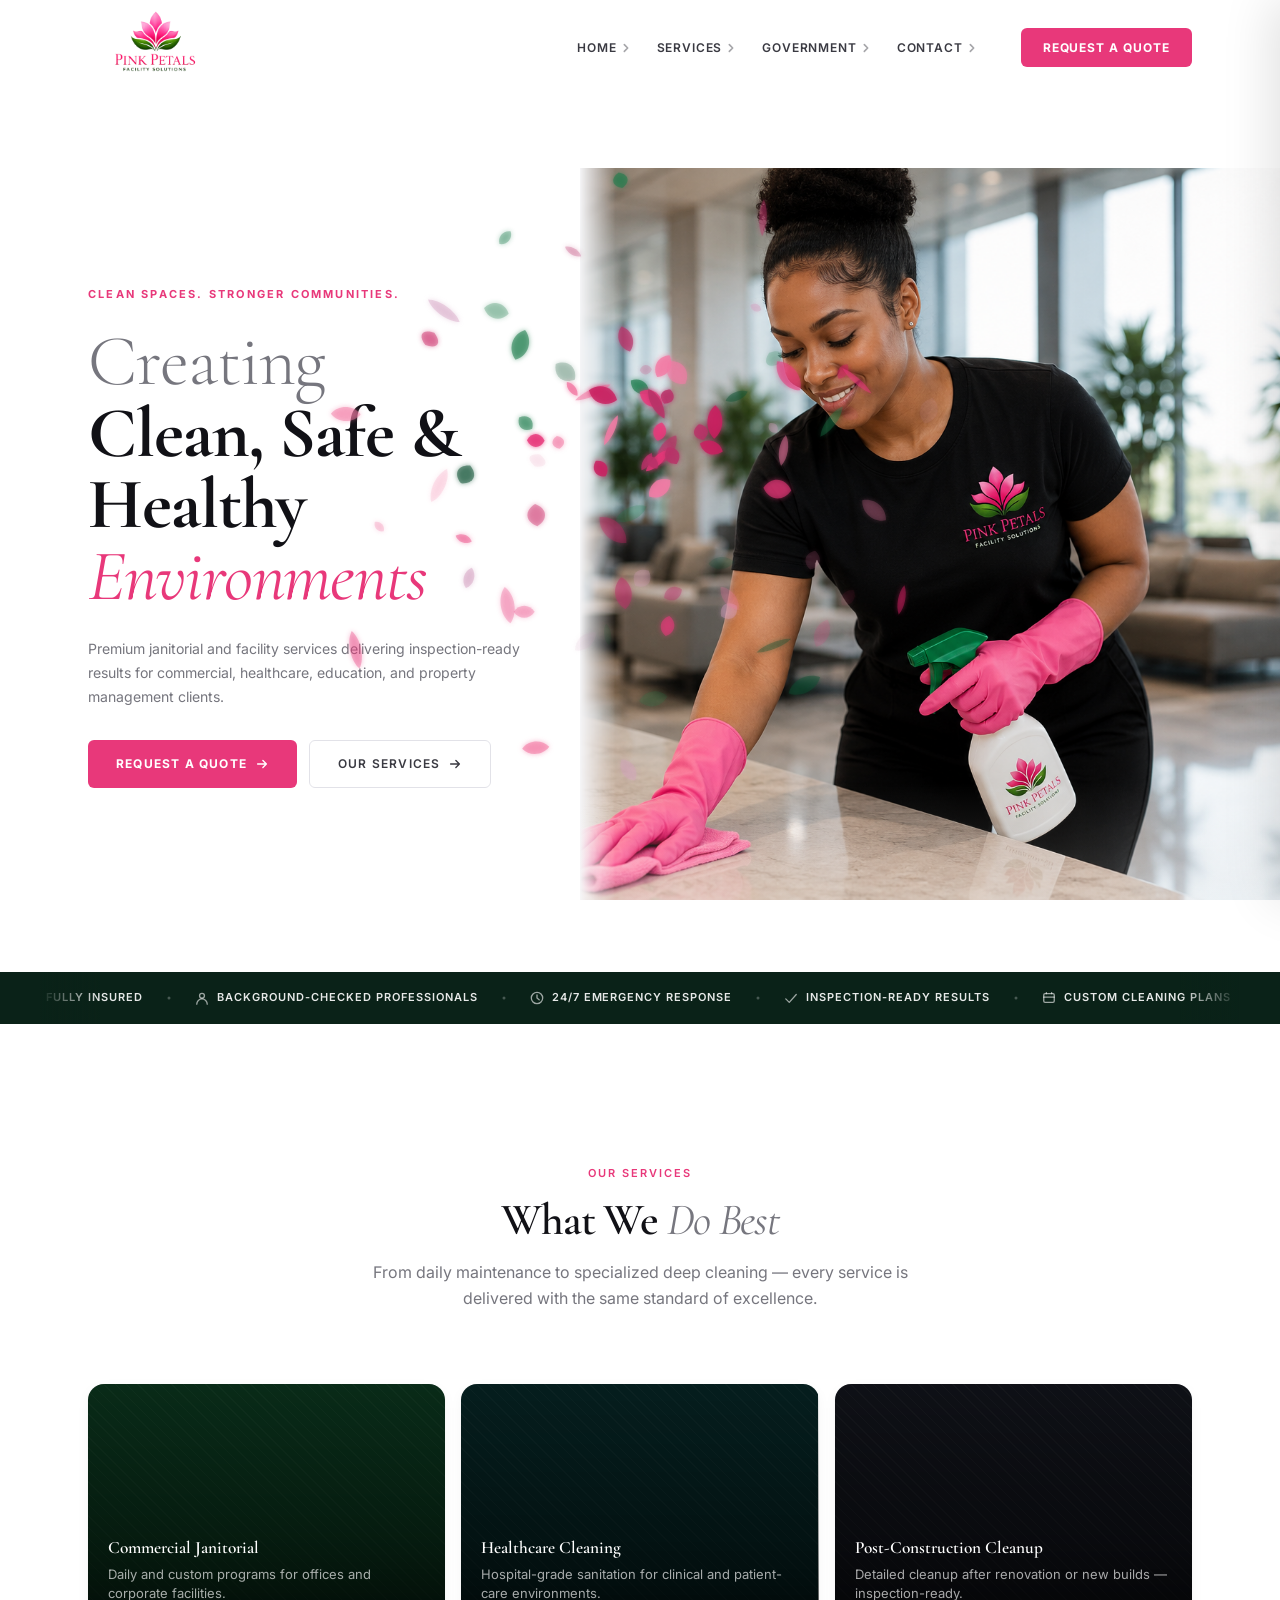
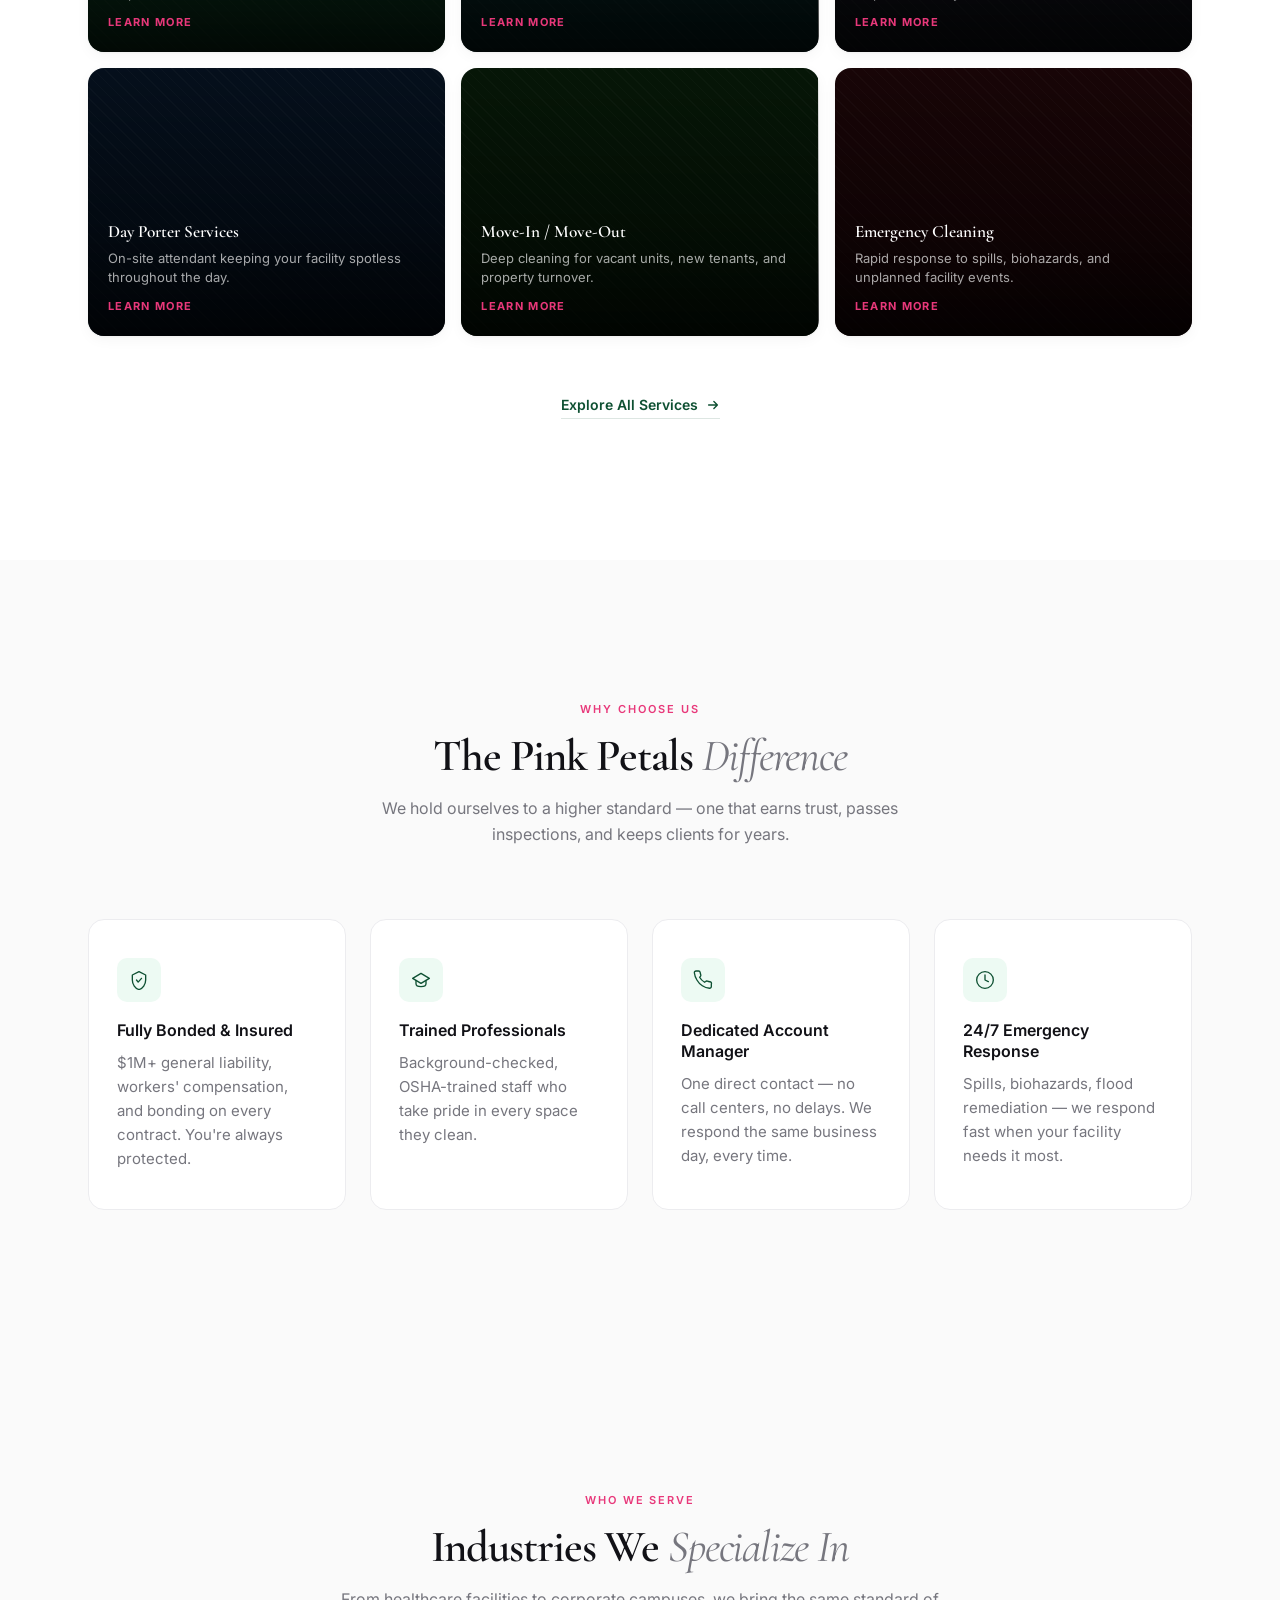
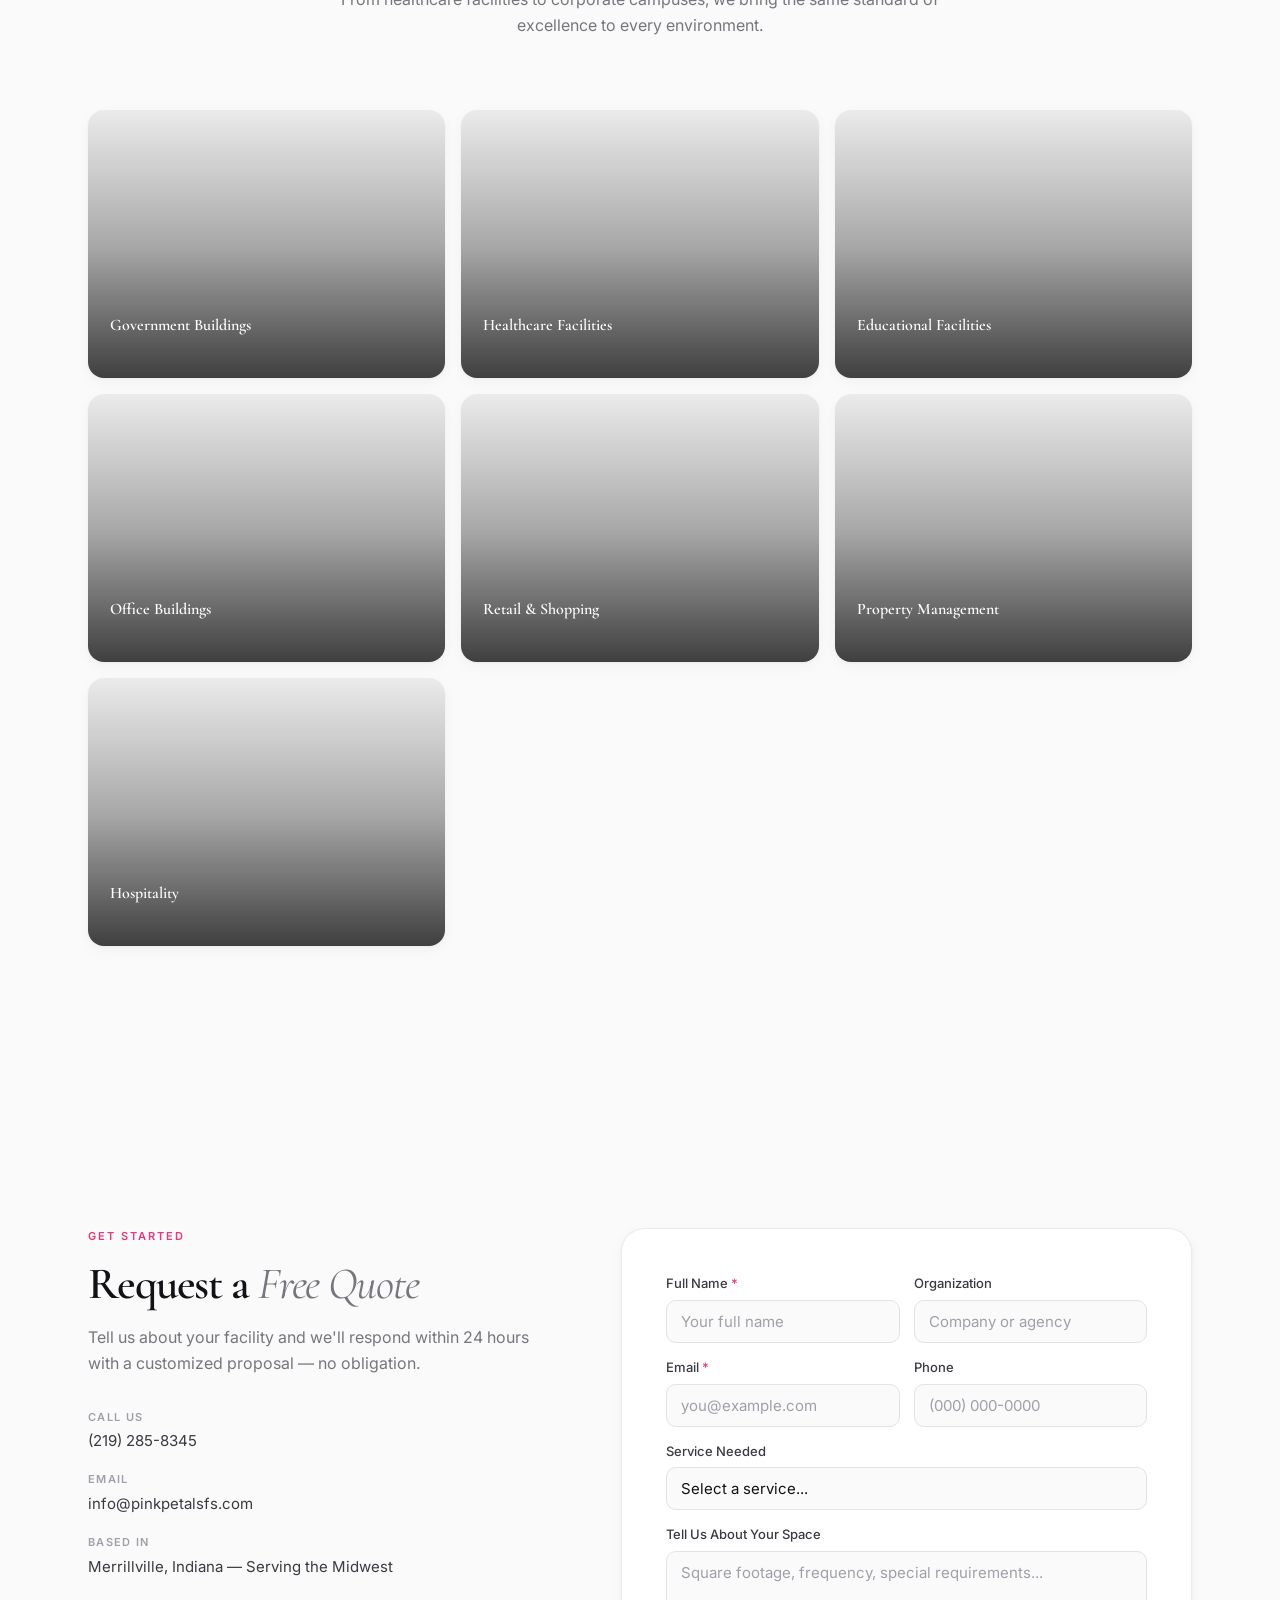
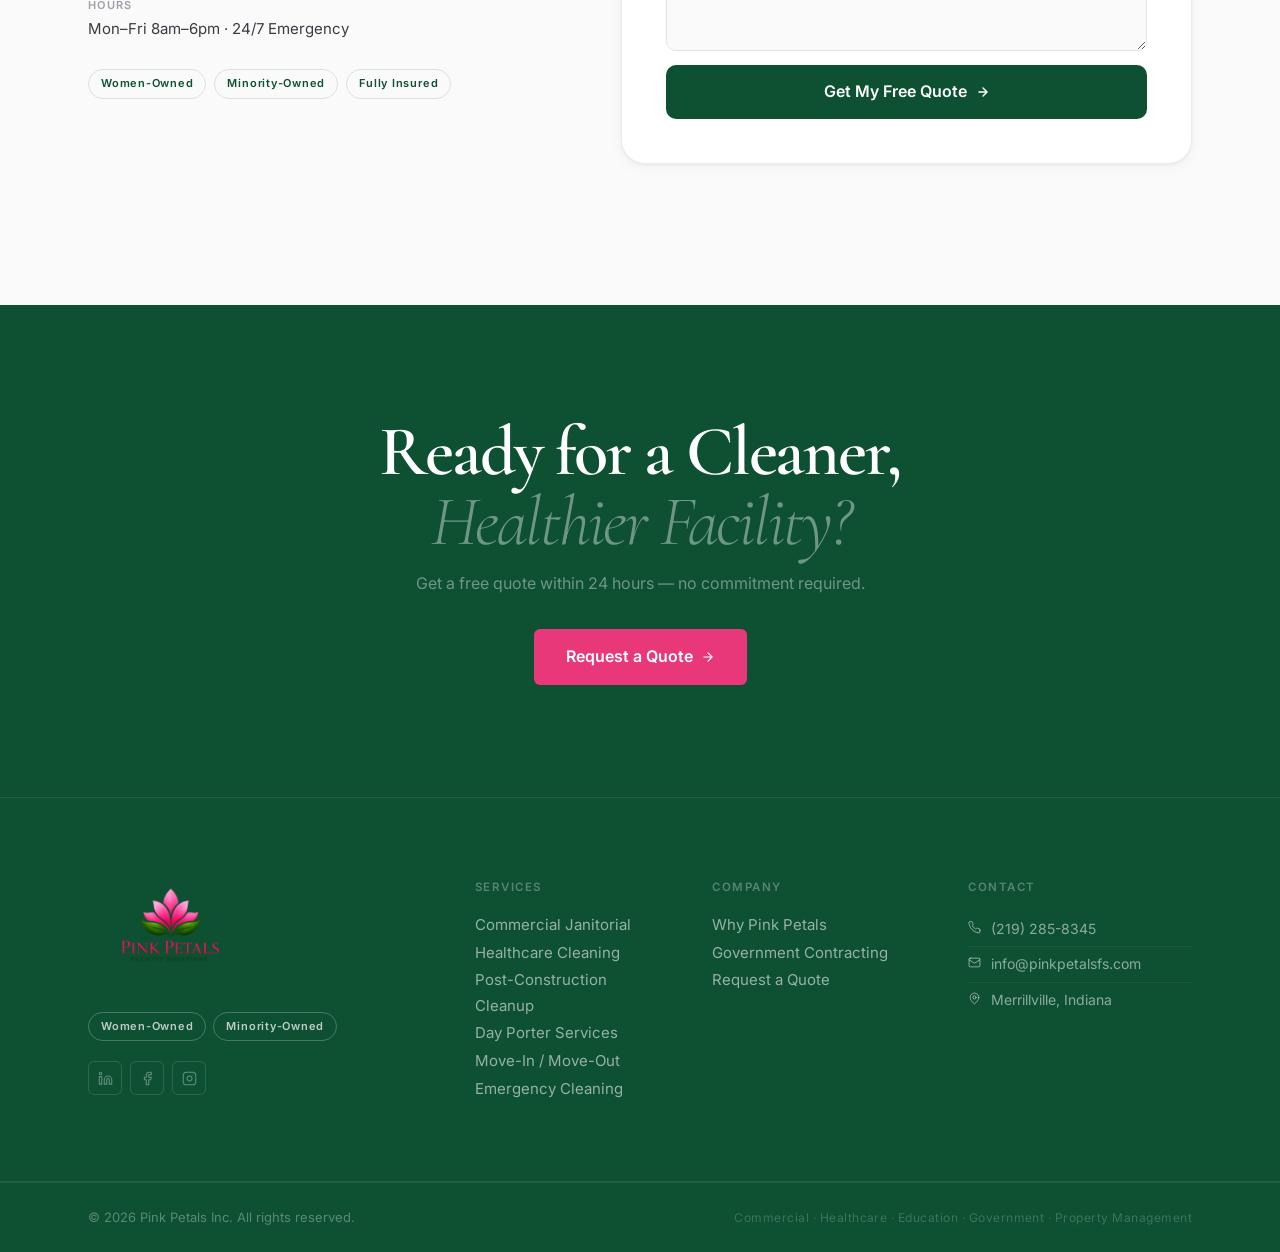
<file: index.html>
<!DOCTYPE html>
<html lang="en">
<head>
  <meta charset="UTF-8">
  <meta name="viewport" content="width=device-width, initial-scale=1.0">
  <title>Pink Petals Facility Solutions — Premium Janitorial &amp; Facility Services</title>
  <meta name="description" content="Women-Owned premium commercial cleaning and facility services. Serving healthcare, education, industrial, and corporate clients across Northwest Indiana and the Midwest.">
  <link rel="preconnect" href="https://fonts.googleapis.com">
  <link rel="preconnect" href="https://fonts.gstatic.com" crossorigin>
  <link href="https://fonts.googleapis.com/css2?family=Cormorant+Garamond:ital,wght@0,300;0,400;0,600;1,300;1,400;1,600&family=Inter:wght@300;400;500;600;700&display=swap" rel="stylesheet">
  <link rel="stylesheet" href="css/styles.css?v=3">
  <link rel="icon" href="images/logo.png" type="image/png">
  <!-- Set --intro-off before first paint so hero animations wait for the overlay -->
  <script>(function(){try{var s=sessionStorage.getItem('pp-intro-v4'),r=window.matchMedia&&window.matchMedia('(prefers-reduced-motion:reduce)').matches;if(s!=='1'&&!r)document.documentElement.style.setProperty('--intro-off','1.1s');}catch(e){}})();</script>
</head>
<body>


<!-- ══════════════════════════════════════════════════
     INTRO OVERLAY — first visit this session only
══════════════════════════════════════════════════ -->
<div id="intro-overlay" role="presentation" aria-hidden="true"></div>


<!-- ══════════════════════════════════════════════════
     NAVIGATION
══════════════════════════════════════════════════ -->
<header class="nav" id="site-nav">
  <div class="nav-inner">

    <a href="#home" class="nav-logo" aria-label="Pink Petals Facility Solutions — Home">
      <img src="images/logo.png" alt="Pink Petals Facility Solutions" class="nav-logo-img"
           onerror="this.style.display='none'">
    </a>

    <nav class="nav-links" aria-label="Main navigation">
      <a href="#home" class="nav-link">Home
        <svg class="nav-link-chevron" width="10" height="10" viewBox="0 0 12 12" fill="none" stroke="currentColor" stroke-width="2" stroke-linecap="round" stroke-linejoin="round" aria-hidden="true"><polyline points="4 2 8 6 4 10"/></svg>
      </a>
      <a href="pages/services.html" class="nav-link">Services
        <svg class="nav-link-chevron" width="10" height="10" viewBox="0 0 12 12" fill="none" stroke="currentColor" stroke-width="2" stroke-linecap="round" stroke-linejoin="round" aria-hidden="true"><polyline points="4 2 8 6 4 10"/></svg>
      </a>
      <a href="government.html" class="nav-link">Government
        <svg class="nav-link-chevron" width="10" height="10" viewBox="0 0 12 12" fill="none" stroke="currentColor" stroke-width="2" stroke-linecap="round" stroke-linejoin="round" aria-hidden="true"><polyline points="4 2 8 6 4 10"/></svg>
      </a>
      <a href="#contact" class="nav-link">Contact
        <svg class="nav-link-chevron" width="10" height="10" viewBox="0 0 12 12" fill="none" stroke="currentColor" stroke-width="2" stroke-linecap="round" stroke-linejoin="round" aria-hidden="true"><polyline points="4 2 8 6 4 10"/></svg>
      </a>
    </nav>

    <a href="#contact" class="nav-cta">Request a Quote</a>

    <button class="nav-burger" aria-label="Open menu" aria-expanded="false">
      <span></span><span></span><span></span>
    </button>

  </div>
</header>

<!-- Mobile drawer -->
<div class="drawer" id="drawer" aria-hidden="true">
  <div class="drawer-top">
    <img src="images/logo.png" alt="Pink Petals" class="drawer-logo"
         onerror="this.style.display='none'">
    <button class="drawer-x" aria-label="Close menu">&#x2715;</button>
  </div>
  <nav class="drawer-nav" aria-label="Mobile navigation">
    <a href="#home"                class="drawer-link">Home</a>
    <a href="pages/services.html"  class="drawer-link">Services</a>
    <a href="government.html"      class="drawer-link">Government</a>
    <a href="#contact"             class="drawer-link">Contact</a>
  </nav>
  <div class="drawer-foot">
    <a href="#contact" class="drawer-btn">Request a Quote</a>
    <a href="tel:2192858345" class="drawer-tel">(219) 285-8345</a>
  </div>
</div>
<div class="drawer-scrim" id="drawer-scrim"></div>


<!-- ══════════════════════════════════════════════════
     HERO — cinematic, editorial split layout
══════════════════════════════════════════════════ -->
<section class="hero" id="home">

  <div class="hero-bg" aria-hidden="true"></div>

  <div class="hero-layout">

    <div class="hero-text">
      <div class="hero-eyebrow">
        <span class="hero-eyebrow-label">Clean Spaces. Stronger Communities.</span>
      </div>
      <h1 class="hero-h1">
        <span class="hh-intro">Creating</span>
        <span class="hh-strong">Clean, Safe &amp;</span>
        <span class="hh-accent">Healthy</span>
        <span class="hh-strong2">Environments</span>
      </h1>
      <p class="hero-sub">
        Premium janitorial and facility services delivering inspection-ready results
        for commercial, healthcare, education, and property management clients.
      </p>
      <div class="hero-actions">
        <a href="#contact" class="btn-primary">
          Request a Quote
          <svg width="14" height="14" viewBox="0 0 16 16" fill="none" aria-hidden="true">
            <path d="M3 8h10M9 4l4 4-4 4" stroke="currentColor" stroke-width="1.6" stroke-linecap="round" stroke-linejoin="round"/>
          </svg>
        </a>
        <a href="#services" class="btn-ghost">
          Our Services
          <svg width="14" height="14" viewBox="0 0 16 16" fill="none" aria-hidden="true">
            <path d="M3 8h10M9 4l4 4-4 4" stroke="currentColor" stroke-width="1.6" stroke-linecap="round" stroke-linejoin="round"/>
          </svg>
        </a>
      </div>
    </div>

    <div class="hero-photo-col">
      <div class="hero-photo-wrap">
        <img src="images/hero-photo.png"
             alt="Pink Petals cleaning professional"
             class="hero-photo"
             onerror="this.style.display='none'">
        <div class="hero-photo-fade" aria-hidden="true"></div>
      </div>
    </div>

  </div>
</section>


<!-- ══════════════════════════════════════════════════
     ANIMATED SCROLLING TRUST BAR
══════════════════════════════════════════════════ -->
<div class="trust-strip" aria-hidden="true">
  <div class="trust-track">

    <!-- SET A ─────────────────────────────────── -->
    <span class="ti">
      <svg class="ti-icon" width="14" height="14" viewBox="0 0 16 16" fill="none" stroke="currentColor" stroke-width="1.5" stroke-linecap="round" stroke-linejoin="round"><path d="M8 1.5L2.5 4v5.5c0 2.8 2.5 5 5.5 5.5 3-.5 5.5-2.7 5.5-5.5V4L8 1.5z"/><polyline points="5.5,8.5 7.25,10 10.5,6.5"/></svg>
      <span>Fully Insured</span>
    </span>
    <span class="ti-sep" aria-hidden="true"><svg width="4" height="4" viewBox="0 0 8 8" fill="currentColor"><circle cx="4" cy="4" r="3"/></svg></span>

    <span class="ti">
      <svg class="ti-icon" width="14" height="14" viewBox="0 0 16 16" fill="none" stroke="currentColor" stroke-width="1.5" stroke-linecap="round" stroke-linejoin="round"><circle cx="8" cy="5.5" r="2.8"/><path d="M2 15a6 6 0 0112 0"/></svg>
      <span>Background-Checked Professionals</span>
    </span>
    <span class="ti-sep" aria-hidden="true"><svg width="4" height="4" viewBox="0 0 8 8" fill="currentColor"><circle cx="4" cy="4" r="3"/></svg></span>

    <span class="ti">
      <svg class="ti-icon" width="14" height="14" viewBox="0 0 16 16" fill="none" stroke="currentColor" stroke-width="1.5" stroke-linecap="round" stroke-linejoin="round"><circle cx="8" cy="8" r="6.5"/><polyline points="8,4.5 8,8 10.5,10"/></svg>
      <span>24/7 Emergency Response</span>
    </span>
    <span class="ti-sep" aria-hidden="true"><svg width="4" height="4" viewBox="0 0 8 8" fill="currentColor"><circle cx="4" cy="4" r="3"/></svg></span>

    <span class="ti">
      <svg class="ti-icon" width="14" height="14" viewBox="0 0 16 16" fill="none" stroke="currentColor" stroke-width="1.5" stroke-linecap="round" stroke-linejoin="round"><polyline points="2,9 6,13 14,4"/></svg>
      <span>Inspection-Ready Results</span>
    </span>
    <span class="ti-sep" aria-hidden="true"><svg width="4" height="4" viewBox="0 0 8 8" fill="currentColor"><circle cx="4" cy="4" r="3"/></svg></span>

    <span class="ti">
      <svg class="ti-icon" width="14" height="14" viewBox="0 0 16 16" fill="none" stroke="currentColor" stroke-width="1.5" stroke-linecap="round" stroke-linejoin="round"><rect x="2" y="3" width="12" height="10" rx="1.5"/><path d="M5 3V2M11 3V2M2 7h12"/></svg>
      <span>Custom Cleaning Plans</span>
    </span>
    <span class="ti-sep" aria-hidden="true"><svg width="4" height="4" viewBox="0 0 8 8" fill="currentColor"><circle cx="4" cy="4" r="3"/></svg></span>

    <span class="ti">
      <svg class="ti-icon" width="14" height="14" viewBox="0 0 16 16" fill="none" stroke="currentColor" stroke-width="1.5" stroke-linecap="round" stroke-linejoin="round"><path d="M2 14s1-1 4-1 5 2 8 2V4s-3-2-6-2-6 2-6 2z"/></svg>
      <span>Healthcare Cleaning</span>
    </span>
    <span class="ti-sep" aria-hidden="true"><svg width="4" height="4" viewBox="0 0 8 8" fill="currentColor"><circle cx="4" cy="4" r="3"/></svg></span>

    <span class="ti">
      <svg class="ti-icon" width="14" height="14" viewBox="0 0 16 16" fill="none" stroke="currentColor" stroke-width="1.5" stroke-linecap="round" stroke-linejoin="round"><line x1="2" y1="14" x2="14" y2="14"/><rect x="4" y="9" width="1.5" height="5"/><rect x="7.25" y="9" width="1.5" height="5"/><rect x="10.5" y="9" width="1.5" height="5"/><path d="M2 9l6-5 6 5"/></svg>
      <span>Commercial Janitorial</span>
    </span>
    <span class="ti-sep" aria-hidden="true"><svg width="4" height="4" viewBox="0 0 8 8" fill="currentColor"><circle cx="4" cy="4" r="3"/></svg></span>

    <span class="ti">
      <svg class="ti-icon" width="14" height="14" viewBox="0 0 16 16" fill="none" stroke="currentColor" stroke-width="1.5" stroke-linecap="round" stroke-linejoin="round"><circle cx="8" cy="5.5" r="2.8"/><path d="M2 15a6 6 0 0112 0"/></svg>
      <span>Woman-Owned Business</span>
    </span>
    <span class="ti-sep" aria-hidden="true"><svg width="4" height="4" viewBox="0 0 8 8" fill="currentColor"><circle cx="4" cy="4" r="3"/></svg></span>

    <span class="ti">
      <svg class="ti-icon" width="14" height="14" viewBox="0 0 16 16" fill="none" stroke="currentColor" stroke-width="1.5" stroke-linecap="round" stroke-linejoin="round"><path d="M8 2l1.55 3.15L14 6.18l-3 2.93.71 4.14L8 11.5 4.29 13.25l.71-4.14-3-2.93 4.45-.88L8 2z"/></svg>
      <span>Minority-Owned Business</span>
    </span>
    <span class="ti-sep" aria-hidden="true"><svg width="4" height="4" viewBox="0 0 8 8" fill="currentColor"><circle cx="4" cy="4" r="3"/></svg></span>

    <span class="ti">
      <svg class="ti-icon" width="14" height="14" viewBox="0 0 16 16" fill="none" stroke="currentColor" stroke-width="1.5" stroke-linecap="round" stroke-linejoin="round"><path d="M8 1.5C5 1.5 2 4 2 9c0 3 2.5 5 6 5.5 3.5-.5 6-2.5 6-5.5 0-5-3-7.5-6-7.5z"/></svg>
      <span>Serving Northwest Indiana</span>
    </span>
    <span class="ti-sep" aria-hidden="true"><svg width="4" height="4" viewBox="0 0 8 8" fill="currentColor"><circle cx="4" cy="4" r="3"/></svg></span>

    <span class="ti">
      <svg class="ti-icon" width="14" height="14" viewBox="0 0 16 16" fill="none" stroke="currentColor" stroke-width="1.5" stroke-linecap="round" stroke-linejoin="round"><path d="M8 1.5L2.5 4v5.5c0 2.8 2.5 5 5.5 5.5 3-.5 5.5-2.7 5.5-5.5V4L8 1.5z"/></svg>
      <span>Government Contract Ready</span>
    </span>
    <span class="ti-sep" aria-hidden="true"><svg width="4" height="4" viewBox="0 0 8 8" fill="currentColor"><circle cx="4" cy="4" r="3"/></svg></span>

    <!-- SET B — identical copy for seamless loop ── -->
    <span class="ti">
      <svg class="ti-icon" width="14" height="14" viewBox="0 0 16 16" fill="none" stroke="currentColor" stroke-width="1.5" stroke-linecap="round" stroke-linejoin="round"><path d="M8 1.5L2.5 4v5.5c0 2.8 2.5 5 5.5 5.5 3-.5 5.5-2.7 5.5-5.5V4L8 1.5z"/><polyline points="5.5,8.5 7.25,10 10.5,6.5"/></svg>
      <span>Fully Insured</span>
    </span>
    <span class="ti-sep" aria-hidden="true"><svg width="4" height="4" viewBox="0 0 8 8" fill="currentColor"><circle cx="4" cy="4" r="3"/></svg></span>

    <span class="ti">
      <svg class="ti-icon" width="14" height="14" viewBox="0 0 16 16" fill="none" stroke="currentColor" stroke-width="1.5" stroke-linecap="round" stroke-linejoin="round"><circle cx="8" cy="5.5" r="2.8"/><path d="M2 15a6 6 0 0112 0"/></svg>
      <span>Background-Checked Professionals</span>
    </span>
    <span class="ti-sep" aria-hidden="true"><svg width="4" height="4" viewBox="0 0 8 8" fill="currentColor"><circle cx="4" cy="4" r="3"/></svg></span>

    <span class="ti">
      <svg class="ti-icon" width="14" height="14" viewBox="0 0 16 16" fill="none" stroke="currentColor" stroke-width="1.5" stroke-linecap="round" stroke-linejoin="round"><circle cx="8" cy="8" r="6.5"/><polyline points="8,4.5 8,8 10.5,10"/></svg>
      <span>24/7 Emergency Response</span>
    </span>
    <span class="ti-sep" aria-hidden="true"><svg width="4" height="4" viewBox="0 0 8 8" fill="currentColor"><circle cx="4" cy="4" r="3"/></svg></span>

    <span class="ti">
      <svg class="ti-icon" width="14" height="14" viewBox="0 0 16 16" fill="none" stroke="currentColor" stroke-width="1.5" stroke-linecap="round" stroke-linejoin="round"><polyline points="2,9 6,13 14,4"/></svg>
      <span>Inspection-Ready Results</span>
    </span>
    <span class="ti-sep" aria-hidden="true"><svg width="4" height="4" viewBox="0 0 8 8" fill="currentColor"><circle cx="4" cy="4" r="3"/></svg></span>

    <span class="ti">
      <svg class="ti-icon" width="14" height="14" viewBox="0 0 16 16" fill="none" stroke="currentColor" stroke-width="1.5" stroke-linecap="round" stroke-linejoin="round"><rect x="2" y="3" width="12" height="10" rx="1.5"/><path d="M5 3V2M11 3V2M2 7h12"/></svg>
      <span>Custom Cleaning Plans</span>
    </span>
    <span class="ti-sep" aria-hidden="true"><svg width="4" height="4" viewBox="0 0 8 8" fill="currentColor"><circle cx="4" cy="4" r="3"/></svg></span>

    <span class="ti">
      <svg class="ti-icon" width="14" height="14" viewBox="0 0 16 16" fill="none" stroke="currentColor" stroke-width="1.5" stroke-linecap="round" stroke-linejoin="round"><path d="M2 14s1-1 4-1 5 2 8 2V4s-3-2-6-2-6 2-6 2z"/></svg>
      <span>Healthcare Cleaning</span>
    </span>
    <span class="ti-sep" aria-hidden="true"><svg width="4" height="4" viewBox="0 0 8 8" fill="currentColor"><circle cx="4" cy="4" r="3"/></svg></span>

    <span class="ti">
      <svg class="ti-icon" width="14" height="14" viewBox="0 0 16 16" fill="none" stroke="currentColor" stroke-width="1.5" stroke-linecap="round" stroke-linejoin="round"><line x1="2" y1="14" x2="14" y2="14"/><rect x="4" y="9" width="1.5" height="5"/><rect x="7.25" y="9" width="1.5" height="5"/><rect x="10.5" y="9" width="1.5" height="5"/><path d="M2 9l6-5 6 5"/></svg>
      <span>Commercial Janitorial</span>
    </span>
    <span class="ti-sep" aria-hidden="true"><svg width="4" height="4" viewBox="0 0 8 8" fill="currentColor"><circle cx="4" cy="4" r="3"/></svg></span>

    <span class="ti">
      <svg class="ti-icon" width="14" height="14" viewBox="0 0 16 16" fill="none" stroke="currentColor" stroke-width="1.5" stroke-linecap="round" stroke-linejoin="round"><circle cx="8" cy="5.5" r="2.8"/><path d="M2 15a6 6 0 0112 0"/></svg>
      <span>Woman-Owned Business</span>
    </span>
    <span class="ti-sep" aria-hidden="true"><svg width="4" height="4" viewBox="0 0 8 8" fill="currentColor"><circle cx="4" cy="4" r="3"/></svg></span>

    <span class="ti">
      <svg class="ti-icon" width="14" height="14" viewBox="0 0 16 16" fill="none" stroke="currentColor" stroke-width="1.5" stroke-linecap="round" stroke-linejoin="round"><path d="M8 2l1.55 3.15L14 6.18l-3 2.93.71 4.14L8 11.5 4.29 13.25l.71-4.14-3-2.93 4.45-.88L8 2z"/></svg>
      <span>Minority-Owned Business</span>
    </span>
    <span class="ti-sep" aria-hidden="true"><svg width="4" height="4" viewBox="0 0 8 8" fill="currentColor"><circle cx="4" cy="4" r="3"/></svg></span>

    <span class="ti">
      <svg class="ti-icon" width="14" height="14" viewBox="0 0 16 16" fill="none" stroke="currentColor" stroke-width="1.5" stroke-linecap="round" stroke-linejoin="round"><path d="M8 1.5C5 1.5 2 4 2 9c0 3 2.5 5 6 5.5 3.5-.5 6-2.5 6-5.5 0-5-3-7.5-6-7.5z"/></svg>
      <span>Serving Northwest Indiana</span>
    </span>
    <span class="ti-sep" aria-hidden="true"><svg width="4" height="4" viewBox="0 0 8 8" fill="currentColor"><circle cx="4" cy="4" r="3"/></svg></span>

    <span class="ti">
      <svg class="ti-icon" width="14" height="14" viewBox="0 0 16 16" fill="none" stroke="currentColor" stroke-width="1.5" stroke-linecap="round" stroke-linejoin="round"><path d="M8 1.5L2.5 4v5.5c0 2.8 2.5 5 5.5 5.5 3-.5 5.5-2.7 5.5-5.5V4L8 1.5z"/></svg>
      <span>Government Contract Ready</span>
    </span>
    <span class="ti-sep" aria-hidden="true"><svg width="4" height="4" viewBox="0 0 8 8" fill="currentColor"><circle cx="4" cy="4" r="3"/></svg></span>

  </div>
</div>


<!-- ══════════════════════════════════════════════════
     FEATURED SERVICES — 6 cards + View All
══════════════════════════════════════════════════ -->
<section class="services" id="services">
  <div class="wrap">

    <div class="section-head" data-reveal="up">
      <p class="eyebrow section-eyebrow">Our Services</p>
      <h2 class="section-h2">What We <em>Do Best</em></h2>
      <p class="section-sub">From daily maintenance to specialized deep cleaning — every service is delivered with the same standard of excellence.</p>
    </div>

    <div class="svc-grid svc-grid--3">

      <a class="svc-photo-card" href="pages/services.html#commercial-janitorial" data-reveal="up" data-delay="0">
        <div class="svc-photo-bg svc-bg-1"></div>
        <div class="svc-photo-overlay" aria-hidden="true"></div>
        <div class="svc-photo-content">
          <h3 class="svc-photo-title">Commercial Janitorial</h3>
          <p class="svc-photo-desc">Daily and custom programs for offices and corporate facilities.</p>
          <span class="svc-photo-cta">Learn More</span>
        </div>
      </a>

      <a class="svc-photo-card" href="pages/services.html#healthcare-cleaning" data-reveal="up" data-delay="60">
        <div class="svc-photo-bg svc-bg-2"></div>
        <div class="svc-photo-overlay" aria-hidden="true"></div>
        <div class="svc-photo-content">
          <h3 class="svc-photo-title">Healthcare Cleaning</h3>
          <p class="svc-photo-desc">Hospital-grade sanitation for clinical and patient-care environments.</p>
          <span class="svc-photo-cta">Learn More</span>
        </div>
      </a>

      <a class="svc-photo-card" href="pages/services.html#post-construction" data-reveal="up" data-delay="120">
        <div class="svc-photo-bg svc-bg-5"></div>
        <div class="svc-photo-overlay" aria-hidden="true"></div>
        <div class="svc-photo-content">
          <h3 class="svc-photo-title">Post-Construction Cleanup</h3>
          <p class="svc-photo-desc">Detailed cleanup after renovation or new builds — inspection-ready.</p>
          <span class="svc-photo-cta">Learn More</span>
        </div>
      </a>

      <a class="svc-photo-card" href="pages/services.html#day-porter" data-reveal="up" data-delay="0">
        <div class="svc-photo-bg svc-bg-6"></div>
        <div class="svc-photo-overlay" aria-hidden="true"></div>
        <div class="svc-photo-content">
          <h3 class="svc-photo-title">Day Porter Services</h3>
          <p class="svc-photo-desc">On-site attendant keeping your facility spotless throughout the day.</p>
          <span class="svc-photo-cta">Learn More</span>
        </div>
      </a>

      <a class="svc-photo-card" href="pages/services.html#move-in-out" data-reveal="up" data-delay="60">
        <div class="svc-photo-bg svc-bg-7"></div>
        <div class="svc-photo-overlay" aria-hidden="true"></div>
        <div class="svc-photo-content">
          <h3 class="svc-photo-title">Move-In / Move-Out</h3>
          <p class="svc-photo-desc">Deep cleaning for vacant units, new tenants, and property turnover.</p>
          <span class="svc-photo-cta">Learn More</span>
        </div>
      </a>

      <a class="svc-photo-card" href="pages/services.html#emergency-cleaning" data-reveal="up" data-delay="120">
        <div class="svc-photo-bg svc-bg-8"></div>
        <div class="svc-photo-overlay" aria-hidden="true"></div>
        <div class="svc-photo-content">
          <h3 class="svc-photo-title">Emergency Cleaning</h3>
          <p class="svc-photo-desc">Rapid response to spills, biohazards, and unplanned facility events.</p>
          <span class="svc-photo-cta">Learn More</span>
        </div>
      </a>

    </div>

    <div class="section-foot" data-reveal="up">
      <a href="pages/services.html" class="section-foot-link">
        Explore All Services
        <svg width="14" height="14" viewBox="0 0 16 16" fill="none" aria-hidden="true">
          <path d="M3 8h10M9 4l4 4-4 4" stroke="currentColor" stroke-width="1.6" stroke-linecap="round" stroke-linejoin="round"/>
        </svg>
      </a>
    </div>

  </div>
</section>


<!-- ══════════════════════════════════════════════════
     WHY CHOOSE PINK PETALS — 4 trust cards
══════════════════════════════════════════════════ -->
<section class="why" id="why">
  <div class="wrap">

    <div class="section-head" data-reveal="up">
      <p class="eyebrow section-eyebrow">Why Choose Us</p>
      <h2 class="section-h2">The Pink Petals <em>Difference</em></h2>
      <p class="section-sub">We hold ourselves to a higher standard — one that earns trust, passes inspections, and keeps clients for years.</p>
    </div>

    <div class="trust-cards" data-reveal="up">

      <div class="tc">
        <div class="tc-icon" aria-hidden="true">
          <svg width="20" height="20" viewBox="0 0 24 24" fill="none" stroke="currentColor" stroke-width="1.6" stroke-linecap="round" stroke-linejoin="round"><path d="M12 2L4 6v6c0 5.25 3.5 10.15 8 11.5 4.5-1.35 8-6.25 8-11.5V6L12 2z"/><polyline points="9,12 11,14.5 15,10"/></svg>
        </div>
        <h3 class="tc-title">Fully Bonded &amp; Insured</h3>
        <p class="tc-body">$1M+ general liability, workers' compensation, and bonding on every contract. You're always protected.</p>
      </div>

      <div class="tc">
        <div class="tc-icon" aria-hidden="true">
          <svg width="20" height="20" viewBox="0 0 24 24" fill="none" stroke="currentColor" stroke-width="1.6" stroke-linecap="round" stroke-linejoin="round"><path d="M2 10l10-6 10 6-10 6-10-6z"/><path d="M6 12.5v4c0 2.2 2.7 3.5 6 3.5s6-1.3 6-3.5v-4"/></svg>
        </div>
        <h3 class="tc-title">Trained Professionals</h3>
        <p class="tc-body">Background-checked, OSHA-trained staff who take pride in every space they clean.</p>
      </div>

      <div class="tc">
        <div class="tc-icon" aria-hidden="true">
          <svg width="20" height="20" viewBox="0 0 24 24" fill="none" stroke="currentColor" stroke-width="1.6" stroke-linecap="round" stroke-linejoin="round"><path d="M22 16.92v3a2 2 0 0 1-2.18 2 19.79 19.79 0 0 1-8.63-3.07A19.5 19.5 0 0 1 4.69 12a19.79 19.79 0 0 1-3.07-8.67A2 2 0 0 1 3.6 1.18h3a2 2 0 0 1 2 1.72 12.84 12.84 0 0 0 .7 2.81 2 2 0 0 1-.45 2.11L7.91 8.69a16 16 0 0 0 6 6l1.27-.88a2 2 0 0 1 2.11-.45 12.84 12.84 0 0 0 2.81.7A2 2 0 0 1 22 16.92z"/></svg>
        </div>
        <h3 class="tc-title">Dedicated Account Manager</h3>
        <p class="tc-body">One direct contact — no call centers, no delays. We respond the same business day, every time.</p>
      </div>

      <div class="tc">
        <div class="tc-icon" aria-hidden="true">
          <svg width="20" height="20" viewBox="0 0 24 24" fill="none" stroke="currentColor" stroke-width="1.6" stroke-linecap="round" stroke-linejoin="round"><circle cx="12" cy="12" r="10"/><polyline points="12,6 12,12 16,14"/></svg>
        </div>
        <h3 class="tc-title">24/7 Emergency Response</h3>
        <p class="tc-body">Spills, biohazards, flood remediation — we respond fast when your facility needs it most.</p>
      </div>

    </div>

  </div>
</section>


<!-- ══════════════════════════════════════════════════
     INDUSTRIES WE SERVE
══════════════════════════════════════════════════ -->
<section class="industries" id="industries">
  <div class="wrap">

    <div class="section-head" data-reveal="up">
      <p class="eyebrow section-eyebrow">Who We Serve</p>
      <h2 class="section-h2">Industries We <em>Specialize In</em></h2>
      <p class="section-sub">From healthcare facilities to corporate campuses, we bring the same standard of excellence to every environment.</p>
    </div>

    <div class="ind-grid ind-grid--3">

      <a class="ind-photo-card" href="#contact" data-reveal="up" data-delay="0">
        <div class="ind-photo-bg ind-bg-1"></div>
        <div class="ind-photo-overlay" aria-hidden="true"></div>
        <div class="ind-photo-content">
          <h3 class="ind-photo-title">Government Buildings</h3>
          <span class="ind-photo-learn">Get a Quote</span>
        </div>
      </a>

      <a class="ind-photo-card" href="#contact" data-reveal="up" data-delay="80">
        <div class="ind-photo-bg ind-bg-2"></div>
        <div class="ind-photo-overlay" aria-hidden="true"></div>
        <div class="ind-photo-content">
          <h3 class="ind-photo-title">Healthcare Facilities</h3>
          <span class="ind-photo-learn">Get a Quote</span>
        </div>
      </a>

      <a class="ind-photo-card" href="#contact" data-reveal="up" data-delay="160">
        <div class="ind-photo-bg ind-bg-3"></div>
        <div class="ind-photo-overlay" aria-hidden="true"></div>
        <div class="ind-photo-content">
          <h3 class="ind-photo-title">Educational Facilities</h3>
          <span class="ind-photo-learn">Get a Quote</span>
        </div>
      </a>

      <a class="ind-photo-card" href="#contact" data-reveal="up" data-delay="0">
        <div class="ind-photo-bg ind-bg-4"></div>
        <div class="ind-photo-overlay" aria-hidden="true"></div>
        <div class="ind-photo-content">
          <h3 class="ind-photo-title">Office Buildings</h3>
          <span class="ind-photo-learn">Get a Quote</span>
        </div>
      </a>

      <a class="ind-photo-card" href="#contact" data-reveal="up" data-delay="160">
        <div class="ind-photo-bg ind-bg-6"></div>
        <div class="ind-photo-overlay" aria-hidden="true"></div>
        <div class="ind-photo-content">
          <h3 class="ind-photo-title">Retail & Shopping</h3>
          <span class="ind-photo-learn">Get a Quote</span>
        </div>
      </a>

      <a class="ind-photo-card" href="#contact" data-reveal="up" data-delay="0">
        <div class="ind-photo-bg ind-bg-7"></div>
        <div class="ind-photo-overlay" aria-hidden="true"></div>
        <div class="ind-photo-content">
          <h3 class="ind-photo-title">Property Management</h3>
          <span class="ind-photo-learn">Get a Quote</span>
        </div>
      </a>

      <a class="ind-photo-card" href="#contact" data-reveal="up" data-delay="80">
        <div class="ind-photo-bg ind-bg-8"></div>
        <div class="ind-photo-overlay" aria-hidden="true"></div>
        <div class="ind-photo-content">
          <h3 class="ind-photo-title">Hospitality</h3>
          <span class="ind-photo-learn">Get a Quote</span>
        </div>
      </a>

    </div>

  </div>
</section>




<!-- ══════════════════════════════════════════════════
     FINAL CTA — REQUEST A QUOTE
══════════════════════════════════════════════════ -->
<section class="contact" id="contact">
  <div class="wrap">
    <div class="contact-grid">

      <div class="contact-info" data-reveal="up">
        <p class="eyebrow contact-eyebrow">Get Started</p>
        <h2 class="contact-h2">Request a <em>Free Quote</em></h2>
        <p class="contact-body">Tell us about your facility and we'll respond within 24 hours with a customized proposal — no obligation.</p>
        <div class="contact-details">
          <div class="cd">
            <span class="cd-lbl">Call Us</span>
            <a href="tel:2192858345" class="cd-val">(219) 285-8345</a>
          </div>
          <div class="cd">
            <span class="cd-lbl">Email</span>
            <a href="mailto:info@pinkpetalsfs.com" class="cd-val">info@pinkpetalsfs.com</a>
          </div>
          <div class="cd">
            <span class="cd-lbl">Based In</span>
            <span class="cd-val">Merrillville, Indiana — Serving the Midwest</span>
          </div>
          <div class="cd">
            <span class="cd-lbl">Hours</span>
            <span class="cd-val">Mon&ndash;Fri 8am&ndash;6pm &middot; 24/7 Emergency</span>
          </div>
        </div>
        <div class="cert-row">
          <span class="cert-tag">Women-Owned</span>
          <span class="cert-tag">Minority-Owned</span>
          <span class="cert-tag">Fully Insured</span>
        </div>
      </div>

      <div class="contact-form-box" data-reveal="up" data-delay="100">
        <form id="quote-form" novalidate>
          <div class="form-row">
            <div class="form-field">
              <label class="form-label" for="f-name">Full Name <span class="form-req">*</span></label>
              <input type="text" id="f-name" name="name" class="form-input" placeholder="Your full name" required>
            </div>
            <div class="form-field">
              <label class="form-label" for="f-org">Organization</label>
              <input type="text" id="f-org" name="organization" class="form-input" placeholder="Company or agency">
            </div>
          </div>
          <div class="form-row">
            <div class="form-field">
              <label class="form-label" for="f-email">Email <span class="form-req">*</span></label>
              <input type="email" id="f-email" name="email" class="form-input" placeholder="you@example.com" required>
            </div>
            <div class="form-field">
              <label class="form-label" for="f-phone">Phone</label>
              <input type="tel" id="f-phone" name="phone" class="form-input" placeholder="(000) 000-0000">
            </div>
          </div>
          <div class="form-field">
            <label class="form-label" for="f-service">Service Needed</label>
            <select id="f-service" name="service" class="form-input">
              <option value="">Select a service...</option>
              <option>Commercial Janitorial</option>
              <option>Healthcare Cleaning</option>
              <option>Post-Construction Cleanup</option>
              <option>Day Porter Services</option>
              <option>Move-In / Move-Out Cleaning</option>
              <option>Emergency Cleaning</option>
              <option>Government Contract Services</option>
              <option>Other / Not Sure</option>
            </select>
          </div>
          <div class="form-field">
            <label class="form-label" for="f-message">Tell Us About Your Space</label>
            <textarea id="f-message" name="message" class="form-input" placeholder="Square footage, frequency, special requirements..." rows="4"></textarea>
          </div>
          <button type="submit" class="form-submit">
            <span class="submit-label">Get My Free Quote</span>
            <svg width="14" height="14" viewBox="0 0 24 24" fill="none" stroke="currentColor" stroke-width="2.5" stroke-linecap="round" stroke-linejoin="round" aria-hidden="true"><path d="m5 12 14 0m-7-7 7 7-7 7"/></svg>
          </button>
        </form>
      </div>

    </div>
  </div>
</section>


<!-- ══════════════════════════════════════════════════
     FOOTER
══════════════════════════════════════════════════ -->
<footer class="footer">

  <div class="ft-cta">
    <div class="wrap">
      <h2 class="ft-cta-h2">
        <span class="l1">Ready for a Cleaner,</span>
        <em class="l2">Healthier Facility?</em>
      </h2>
      <p class="ft-cta-sub">Get a free quote within 24 hours — no commitment required.</p>
      <a href="#contact" class="ft-cta-btn">
        Request a Quote
        <svg width="14" height="14" viewBox="0 0 24 24" fill="none" stroke="currentColor" stroke-width="2" stroke-linecap="round" stroke-linejoin="round" aria-hidden="true"><path d="M5 12h14m-7-7 7 7-7 7"/></svg>
      </a>
    </div>
  </div>

  <div class="ft-body">
    <div class="wrap">
      <div class="ft-grid">

        <div class="ft-brand">
          <div class="ft-logo">
            <img src="images/logo.png" alt="Pink Petals Facility Solutions" class="ft-logo-img" onerror="this.style.display='none'">
          </div>
          <div class="ft-certs">
            <span class="ft-cert">Women-Owned</span>
            <span class="ft-cert">Minority-Owned</span>
          </div>
          <div class="ft-social">
            <a href="https://www.linkedin.com/in/pink-petals-facility-solutions" class="ft-soc" aria-label="LinkedIn" target="_blank" rel="noopener">
              <svg width="15" height="15" fill="none" stroke="currentColor" stroke-width="1.7" stroke-linecap="round" stroke-linejoin="round" viewBox="0 0 24 24" aria-hidden="true"><path d="M16 8a6 6 0 0 1 6 6v7h-4v-7a2 2 0 0 0-2-2 2 2 0 0 0-2 2v7h-4v-7a6 6 0 0 1 6-6z"/><rect x="2" y="9" width="4" height="12"/><circle cx="4" cy="4" r="2"/></svg>
            </a>
            <a href="#" class="ft-soc" aria-label="Facebook">
              <svg width="15" height="15" fill="none" stroke="currentColor" stroke-width="1.7" stroke-linecap="round" stroke-linejoin="round" viewBox="0 0 24 24" aria-hidden="true"><path d="M18 2h-3a5 5 0 0 0-5 5v3H7v4h3v8h4v-8h3l1-4h-4V7a1 1 0 0 1 1-1h3z"/></svg>
            </a>
            <a href="#" class="ft-soc" aria-label="Instagram">
              <svg width="15" height="15" fill="none" stroke="currentColor" stroke-width="1.7" stroke-linecap="round" stroke-linejoin="round" viewBox="0 0 24 24" aria-hidden="true"><rect x="2" y="2" width="20" height="20" rx="5" ry="5"/><path d="M16 11.37A4 4 0 1 1 12.63 8 4 4 0 0 1 16 11.37z"/><line x1="17.5" y1="6.5" x2="17.51" y2="6.5"/></svg>
            </a>
          </div>
        </div>

        <div class="ft-col">
          <p class="ft-col-head">Services</p>
          <ul class="ft-links">
            <li><a href="pages/services.html#commercial-janitorial">Commercial Janitorial</a></li>
            <li><a href="pages/services.html#healthcare-cleaning">Healthcare Cleaning</a></li>
            <li><a href="pages/services.html#post-construction">Post-Construction Cleanup</a></li>
            <li><a href="pages/services.html#day-porter">Day Porter Services</a></li>
            <li><a href="pages/services.html#move-in-out">Move-In / Move-Out</a></li>
            <li><a href="pages/services.html#emergency-cleaning">Emergency Cleaning</a></li>
          </ul>
        </div>

        <div class="ft-col">
          <p class="ft-col-head">Company</p>
          <ul class="ft-links">
            <li><a href="#why">Why Pink Petals</a></li>
            <li><a href="government.html">Government Contracting</a></li>
            <li><a href="#contact">Request a Quote</a></li>
          </ul>
        </div>

        <div class="ft-col">
          <p class="ft-col-head">Contact</p>
          <div class="ft-contact-list">
            <a href="tel:2192858345" class="ft-contact-item">
              <svg width="13" height="13" viewBox="0 0 24 24" fill="none" stroke="currentColor" stroke-width="1.8" stroke-linecap="round" stroke-linejoin="round" aria-hidden="true"><path d="M22 16.92v3a2 2 0 0 1-2.18 2 19.79 19.79 0 0 1-8.63-3.07A19.5 19.5 0 0 1 4.69 12a19.79 19.79 0 0 1-3.07-8.67A2 2 0 0 1 3.6 1.18h3a2 2 0 0 1 2 1.72 12.84 12.84 0 0 0 .7 2.81 2 2 0 0 1-.45 2.11L7.91 8.69a16 16 0 0 0 6 6l1.27-.88a2 2 0 0 1 2.11-.45 12.84 12.84 0 0 0 2.81.7A2 2 0 0 1 22 16.92z"/></svg>
              (219) 285-8345
            </a>
            <a href="mailto:info@pinkpetalsfs.com" class="ft-contact-item">
              <svg width="13" height="13" viewBox="0 0 24 24" fill="none" stroke="currentColor" stroke-width="1.8" stroke-linecap="round" stroke-linejoin="round" aria-hidden="true"><rect x="2" y="4" width="20" height="16" rx="2"/><path d="m22 7-8.97 5.7a1.94 1.94 0 0 1-2.06 0L2 7"/></svg>
              info@pinkpetalsfs.com
            </a>
            <span class="ft-contact-item">
              <svg width="13" height="13" viewBox="0 0 24 24" fill="none" stroke="currentColor" stroke-width="1.8" stroke-linecap="round" stroke-linejoin="round" aria-hidden="true"><path d="M20 10c0 6-8 12-8 12s-8-6-8-12a8 8 0 0 1 16 0z"/><circle cx="12" cy="10" r="3"/></svg>
              Merrillville, Indiana
            </span>
          </div>
        </div>

      </div>
    </div>
  </div>

  <div class="ft-bar">
    <div class="ft-bar-inner">
      <p class="ft-bar-copy">&copy; 2026 Pink Petals Inc. All rights reserved.</p>
      <p class="ft-bar-sectors">Commercial &middot; Healthcare &middot; Education &middot; Government &middot; Property Management</p>
    </div>
  </div>

</footer>

<script src="js/main.js?v=3"></script>
</body>
</html>
</file>
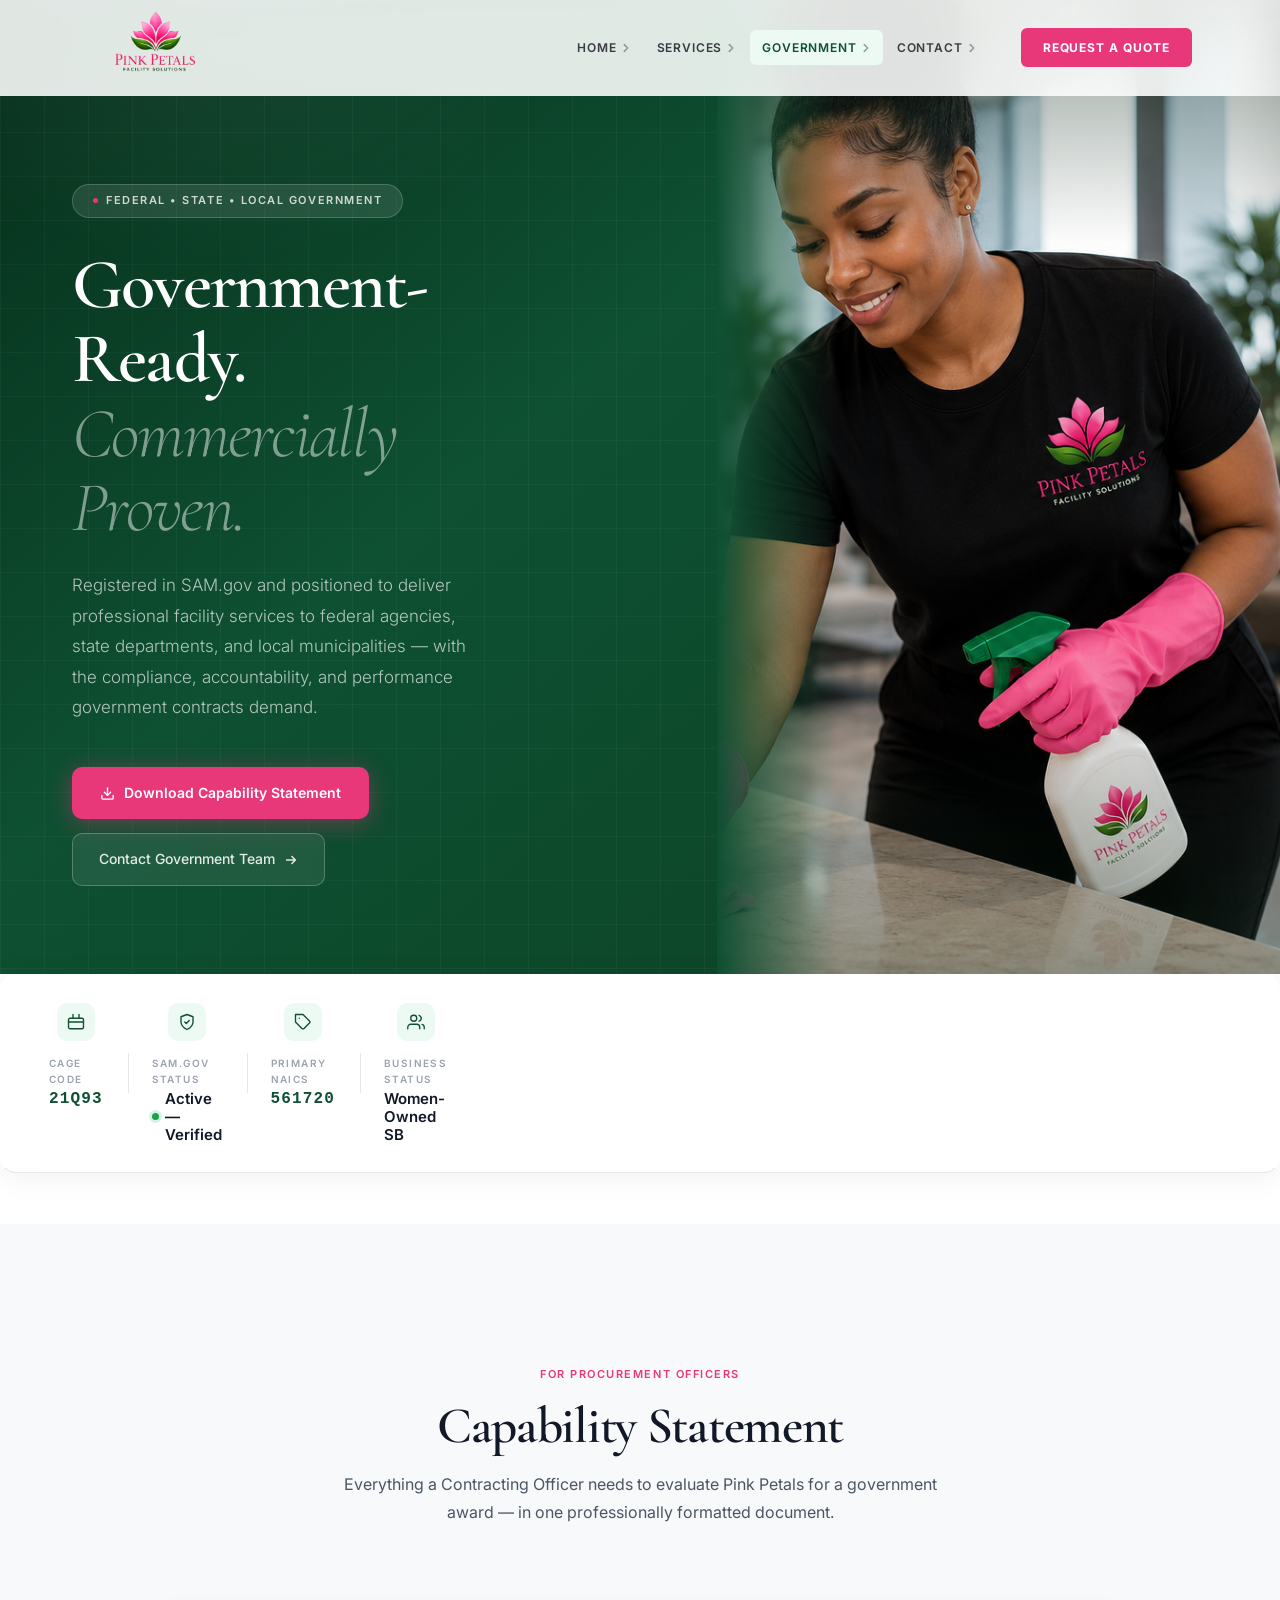
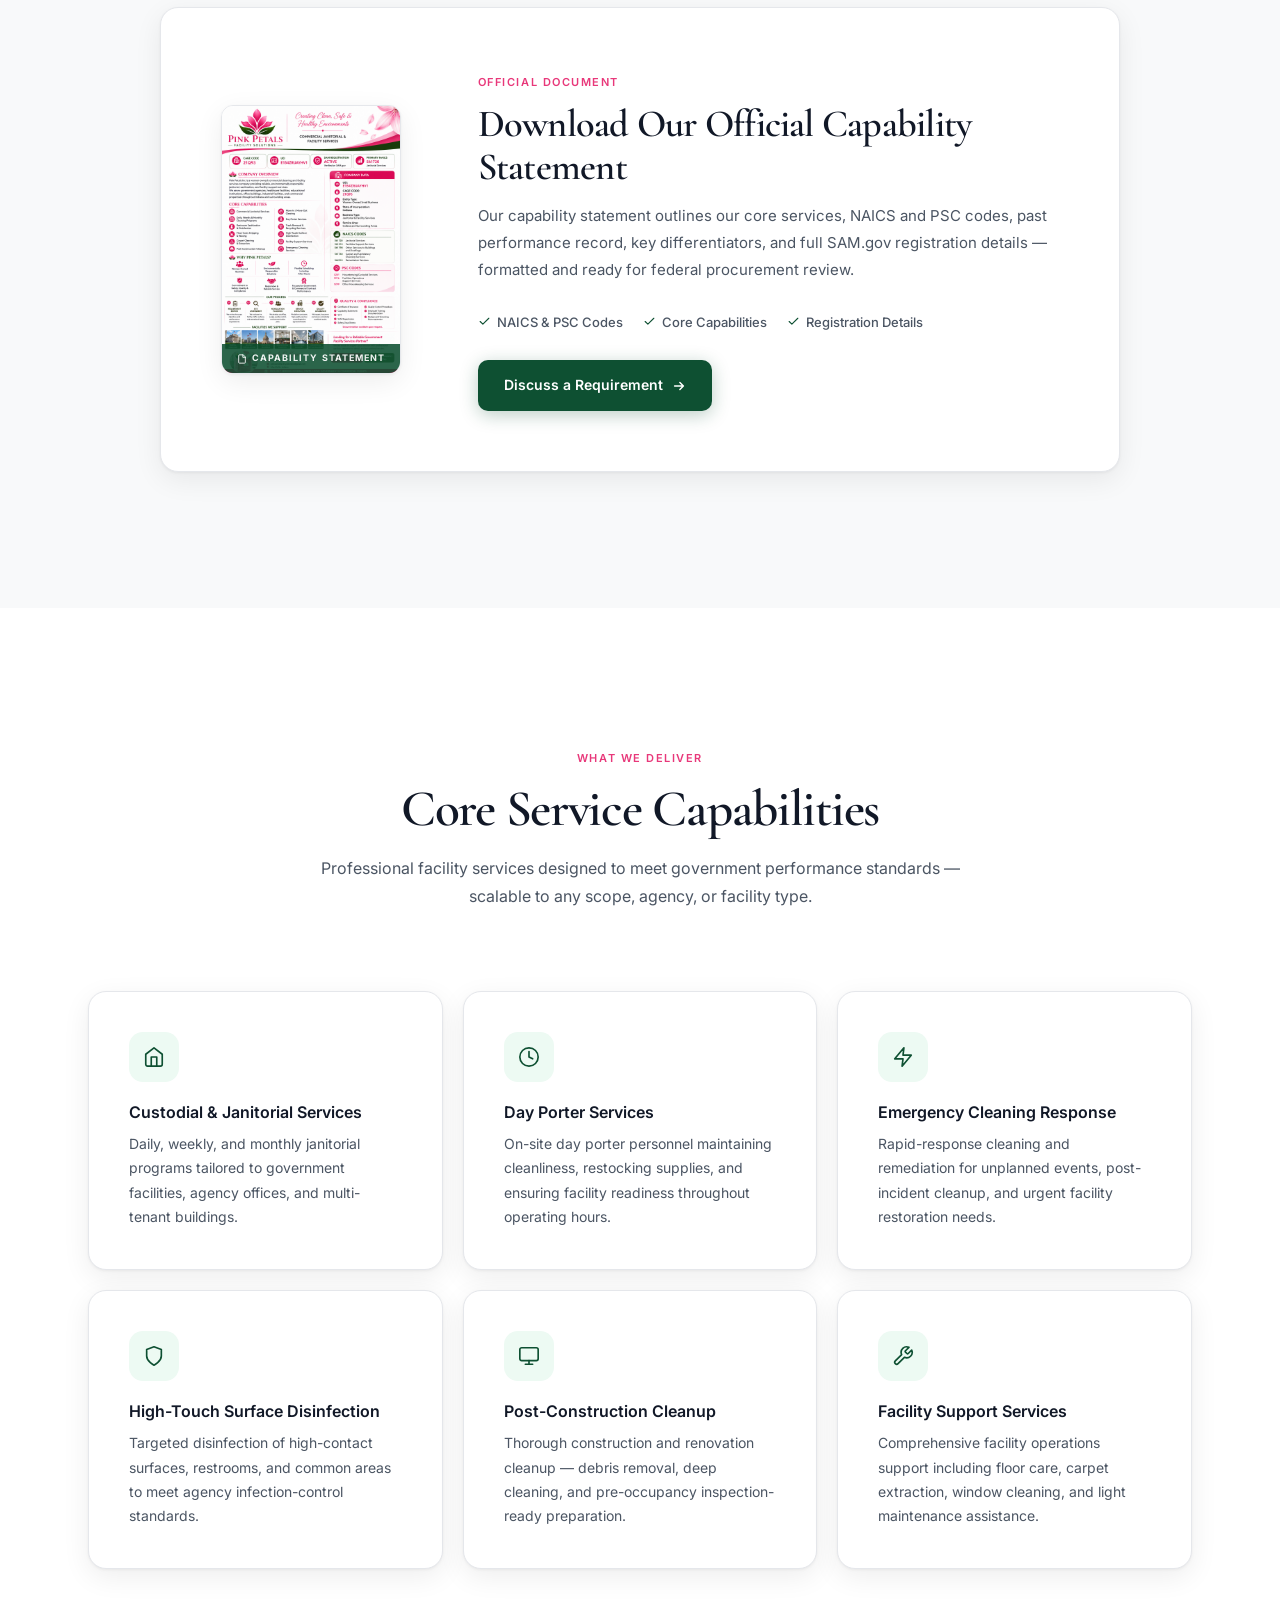
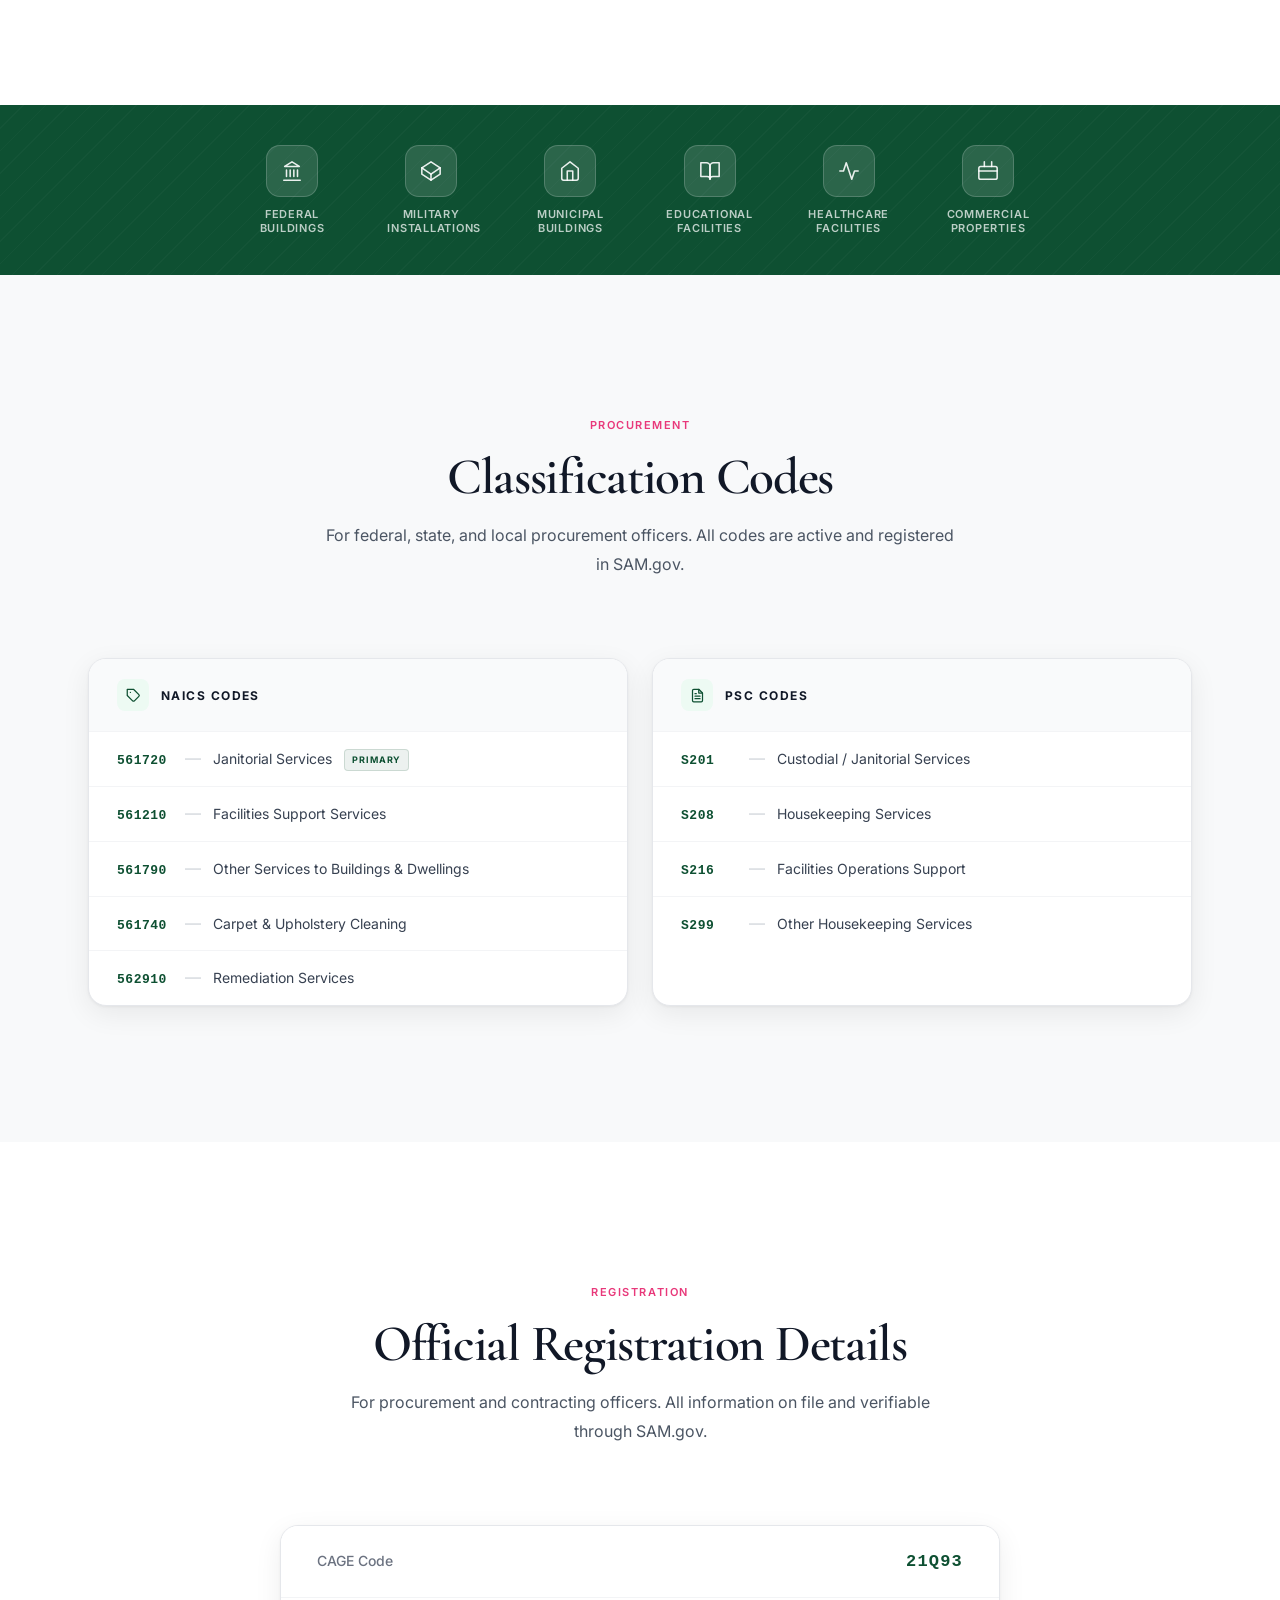
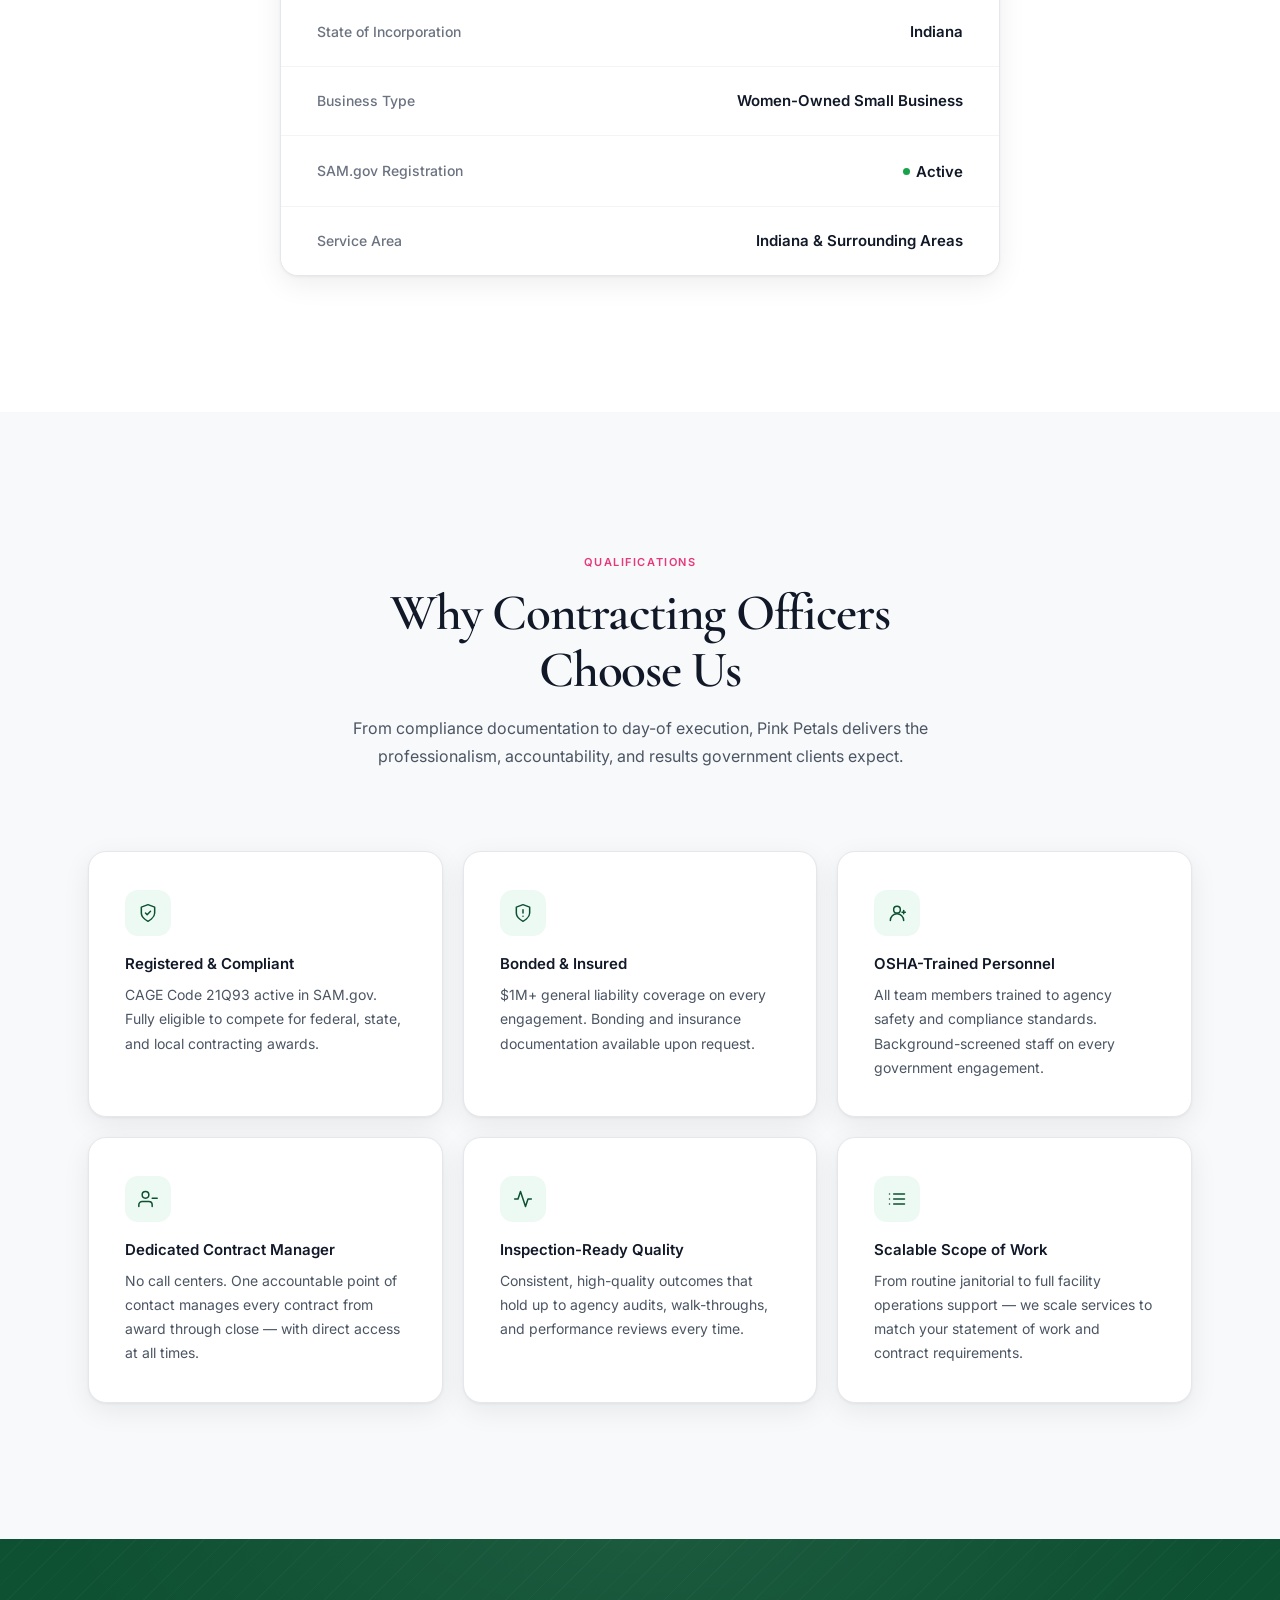
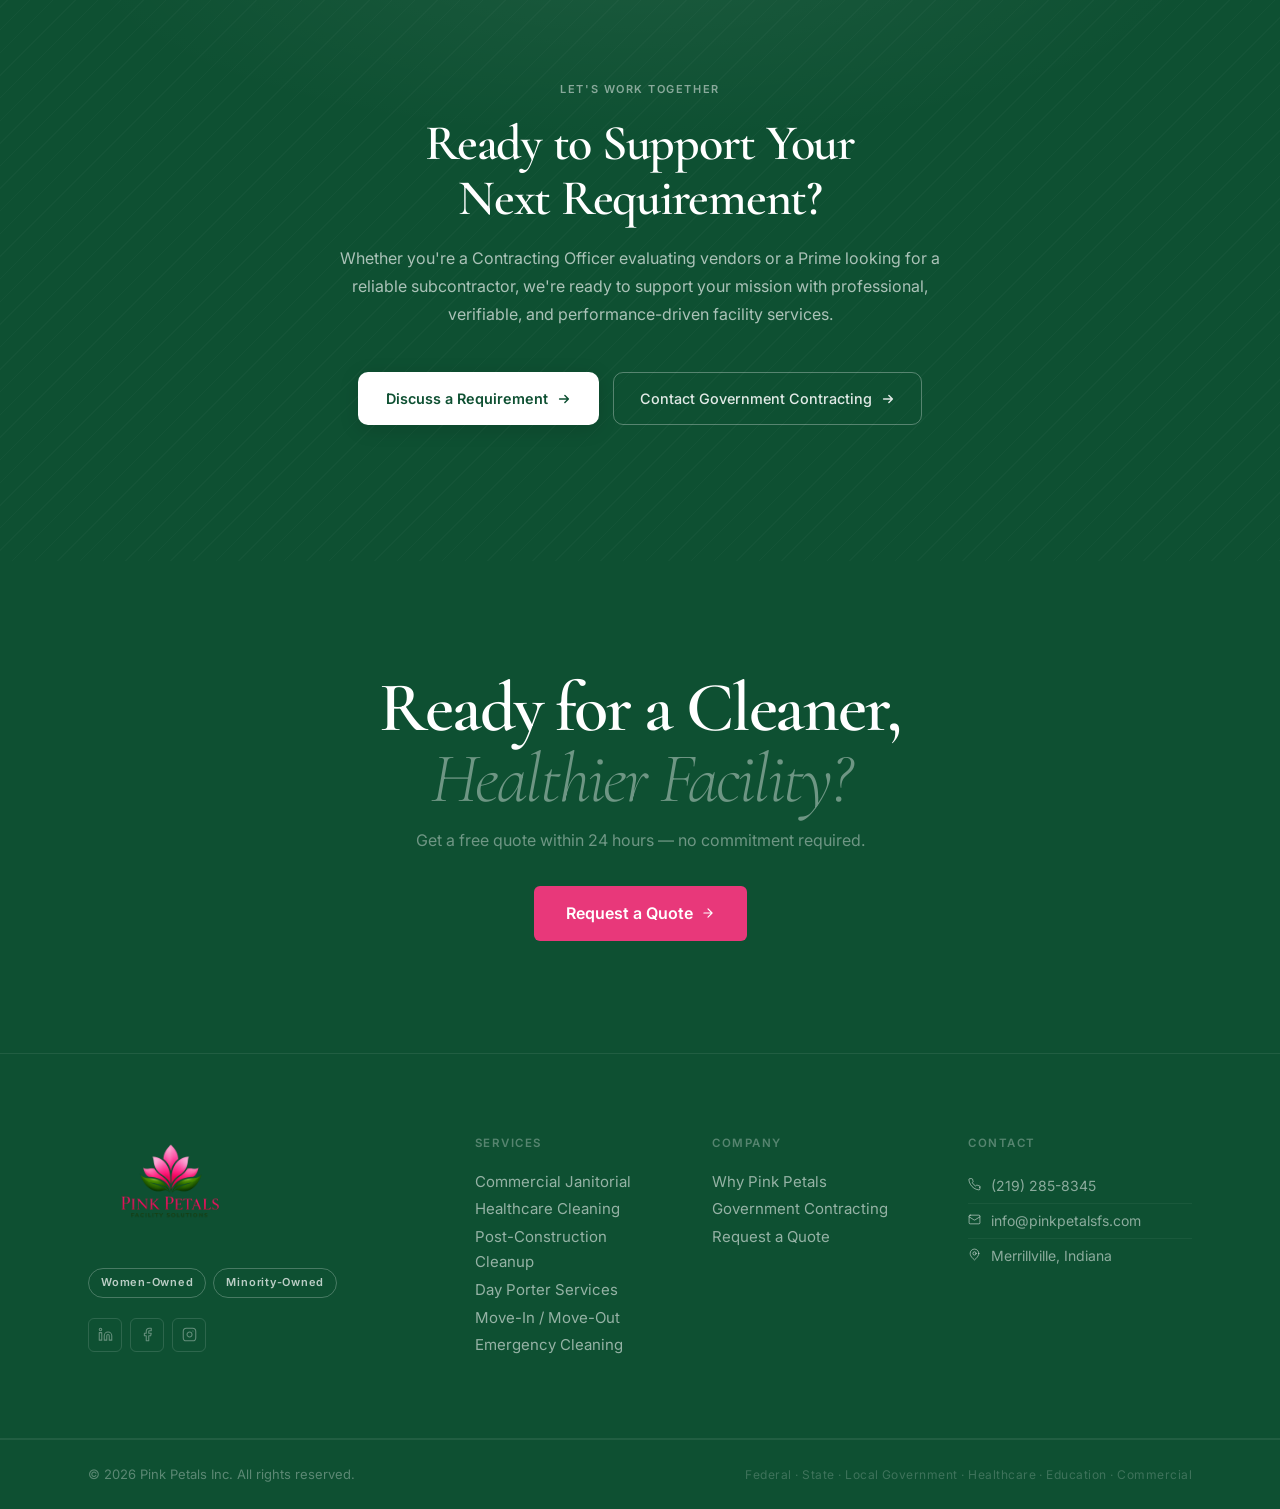
<file: government.html>
<!DOCTYPE html>
<html lang="en">
<head>
  <meta charset="UTF-8">
  <meta name="viewport" content="width=device-width, initial-scale=1.0">
  <title>Government Contracting — Pink Petals Facility Solutions</title>
  <meta name="description" content="Pink Petals Facility Solutions — CAGE Code 21Q93. Women-owned facility services registered in SAM.gov for federal, state, and local government janitorial and facility support contracts.">
  <link rel="preconnect" href="https://fonts.googleapis.com">
  <link rel="preconnect" href="https://fonts.gstatic.com" crossorigin>
  <link href="https://fonts.googleapis.com/css2?family=Cormorant+Garamond:ital,wght@0,300;0,400;0,600;1,300;1,400;1,600&family=Inter:wght@300;400;500;600;700&display=swap" rel="stylesheet">
  <link rel="stylesheet" href="css/styles.css?v=3">
  <link rel="icon" href="images/logo.png" type="image/png">

  <style>
  /* ═══════════════════════════════════════════════════════════
     PREMIUM GOVERNMENT PAGE — PINK PETALS FACILITY SOLUTIONS
     ═══════════════════════════════════════════════════════════ */

  /* ── Tokens ── */
  :root {
    --g-dark:       #0a3820;
    --g-emerald:    #0E5032;
    --g-pink:       #E8387A;
    --g-white:      #FAF9F7;
    --g-bg:         #F8F9FA;
    --g-border:     #E5E7EB;
    --g-text:       #111827;
    --g-body:       #4B5563;
    --g-muted:      #9CA3AF;
    --g-radius:     18px;
    --g-radius-sm:  10px;
    --g-shadow:     0 1px 3px rgba(0,0,0,0.05), 0 8px 28px rgba(0,0,0,0.07);
    --g-shadow-up:  0 4px 14px rgba(0,0,0,0.08), 0 24px 56px rgba(0,0,0,0.11);
    --g-section:    clamp(96px, 11vw, 136px);
  }

  /* ══════════════════════════════════════════════
     HERO — SPLIT LAYOUT
     ══════════════════════════════════════════════ */
  .gov-hero {
    display: flex;
    min-height: clamp(620px, 92vh, 840px);
    overflow: hidden;
    position: relative;
  }

  /* Left — emerald content panel */
  .gov-hero-left {
    flex: 0 0 56%;
    background: linear-gradient(140deg, #062e1a 0%, var(--g-emerald) 55%, #0d4729 100%);
    position: relative;
    z-index: 2;
    display: flex;
    align-items: center;
  }

  /* subtle grid on left panel */
  .gov-hero-left::before {
    content: '';
    position: absolute; inset: 0;
    background-image:
      linear-gradient(rgba(255,255,255,0.03) 1px, transparent 1px),
      linear-gradient(90deg, rgba(255,255,255,0.03) 1px, transparent 1px);
    background-size: 44px 44px;
    pointer-events: none;
  }

  /* top radial glow */
  .gov-hero-left::after {
    content: '';
    position: absolute; inset: 0;
    background: radial-gradient(ellipse 80% 50% at 30% -5%, rgba(255,255,255,0.07) 0%, transparent 65%);
    pointer-events: none;
  }

  .gov-hero-content {
    position: relative;
    z-index: 3;
    padding: calc(var(--nav-h) + clamp(56px, 8vw, 88px))
             clamp(36px, 6vw, 72px)
             clamp(56px, 8vw, 88px);
    max-width: 560px;
  }

  /* Right — photo panel */
  .gov-hero-right {
    flex: 0 0 44%;
    position: relative;
    overflow: hidden;
  }

  .gov-hero-photo {
    width: 100%;
    height: 100%;
    object-fit: cover;
    object-position: center top;
    display: block;
  }

  /* emerald feather blending left edge of photo into content */
  .gov-hero-right::before {
    content: '';
    position: absolute;
    top: 0; bottom: 0; left: 0;
    width: 120px;
    background: linear-gradient(to right, var(--g-emerald), transparent);
    z-index: 2;
    pointer-events: none;
  }

  /* dark polish on top and bottom edges */
  .gov-hero-right::after {
    content: '';
    position: absolute; inset: 0;
    background:
      linear-gradient(to bottom, rgba(10,40,24,0.45) 0%, transparent 25%, transparent 75%, rgba(10,40,24,0.35) 100%);
    z-index: 1;
    pointer-events: none;
  }

  /* Sector label pill */
  .gov-sector-pill {
    display: inline-flex;
    align-items: center;
    gap: 8px;
    padding: 7px 20px;
    background: rgba(255,255,255,0.10);
    border: 1px solid rgba(255,255,255,0.18);
    border-radius: 100px;
    font-family: var(--f-sans);
    font-size: 0.6875rem;
    font-weight: var(--fw-semibold);
    letter-spacing: 0.14em;
    text-transform: uppercase;
    color: rgba(255,255,255,0.78);
    margin-bottom: 30px;
  }
  .gov-pill-dot {
    width: 5px; height: 5px;
    border-radius: 50%;
    background: var(--g-pink);
    flex-shrink: 0;
  }

  /* Hero headline */
  .gov-h1 {
    font-family: var(--f-display);
    font-size: clamp(2.75rem, 5.5vw, 5rem);
    font-weight: var(--fw-semibold);
    color: #ffffff;
    line-height: 1.06;
    letter-spacing: -0.025em;
    margin-bottom: 24px;
  }
  .gov-h1-em {
    display: block;
    font-style: italic;
    font-weight: var(--fw-light);
    color: rgba(255,255,255,0.48);
  }

  /* Hero lead */
  .gov-hero-p {
    font-family: var(--f-sans);
    font-size: clamp(0.9375rem, 1.4vw, 1.0625rem);
    font-weight: 300;
    color: rgba(255,255,255,0.68);
    line-height: 1.80;
    margin-bottom: 44px;
  }

  /* Hero CTA row */
  .gov-hero-ctas {
    display: flex;
    align-items: center;
    gap: 14px;
    flex-wrap: wrap;
  }

  .g-btn-primary {
    display: inline-flex;
    align-items: center;
    gap: 9px;
    padding: 15px 28px;
    background: var(--g-pink);
    color: #ffffff;
    font-family: var(--f-sans);
    font-size: 0.875rem;
    font-weight: var(--fw-semibold);
    border-radius: var(--g-radius-sm);
    text-decoration: none;
    box-shadow: 0 4px 24px rgba(232,56,122,0.42);
    transition: transform 0.22s ease, box-shadow 0.22s ease, filter 0.22s ease;
    white-space: nowrap;
    flex-shrink: 0;
  }
  .g-btn-primary:hover {
    transform: translateY(-2px);
    box-shadow: 0 8px 32px rgba(232,56,122,0.54);
    filter: brightness(1.06);
  }

  .g-btn-ghost {
    display: inline-flex;
    align-items: center;
    gap: 9px;
    padding: 14px 26px;
    background: rgba(255,255,255,0.08);
    color: rgba(255,255,255,0.88);
    font-family: var(--f-sans);
    font-size: 0.875rem;
    font-weight: var(--fw-medium);
    border-radius: var(--g-radius-sm);
    border: 1px solid rgba(255,255,255,0.24);
    text-decoration: none;
    backdrop-filter: blur(8px);
    transition: transform 0.22s ease, background 0.22s ease, border-color 0.22s ease;
    white-space: nowrap;
    flex-shrink: 0;
  }
  .g-btn-ghost:hover {
    transform: translateY(-2px);
    background: rgba(255,255,255,0.15);
    border-color: rgba(255,255,255,0.40);
  }

  /* ══════════════════════════════════════════════
     CREDENTIALS BAR
     ══════════════════════════════════════════════ */
  .gov-creds {
    background: #ffffff;
    border-bottom: 1px solid var(--g-border);
    box-shadow: 0 4px 32px rgba(0,0,0,0.06);
    position: relative;
    z-index: 10;
  }

  .gov-creds-inner {
    max-width: 1040px;
    margin: 0 auto;
    padding: 0 24px;
    display: flex;
    align-items: stretch;
  }

  .gov-cred {
    flex: 1;
    display: flex;
    align-items: center;
    gap: 14px;
    padding: 28px 24px;
    position: relative;
    transition: background 0.18s ease;
  }
  .gov-cred:hover { background: #FAFAFA; }

  .gov-cred + .gov-cred::before {
    content: '';
    position: absolute; left: 0; top: 50%;
    transform: translateY(-50%);
    height: 40px; width: 1px;
    background: var(--g-border);
  }

  .gov-cred-icon {
    width: 38px; height: 38px;
    border-radius: 10px;
    background: #edfaf3;
    display: flex; align-items: center; justify-content: center;
    color: var(--g-emerald);
    flex-shrink: 0;
  }

  .gov-cred-text { min-width: 0; }

  .gov-cred-lbl {
    font-family: var(--f-sans);
    font-size: 0.625rem;
    font-weight: var(--fw-semibold);
    letter-spacing: 0.14em;
    text-transform: uppercase;
    color: var(--g-muted);
    margin-bottom: 3px;
    display: block;
  }

  .gov-cred-val {
    font-family: var(--f-sans);
    font-size: 0.9375rem;
    font-weight: var(--fw-semibold);
    color: var(--g-text);
    display: block;
    line-height: 1.2;
  }
  .gov-cred-val.mono {
    font-family: 'Courier New', monospace;
    font-size: 1rem;
    letter-spacing: 0.07em;
    color: var(--g-emerald);
  }

  .gov-sam-row { display: inline-flex; align-items: center; gap: 6px; }
  .gov-sam-dot {
    width: 7px; height: 7px; border-radius: 50%;
    background: #16a34a;
    box-shadow: 0 0 0 3px rgba(22,163,74,0.16);
    flex-shrink: 0;
    animation: gpulse 2.8s ease-in-out infinite;
  }
  @keyframes gpulse {
    0%,100% { box-shadow: 0 0 0 3px rgba(22,163,74,0.16); }
    50%      { box-shadow: 0 0 0 6px rgba(22,163,74,0.06); }
  }

  /* ══════════════════════════════════════════════
     SHARED SECTION UTILITIES
     ══════════════════════════════════════════════ */
  .gsec {
    padding: var(--g-section) 0;
  }
  .gsec-white { background: #ffffff; }
  .gsec-alt   { background: var(--g-bg); }
  .gsec-dark  { background: var(--g-emerald); }

  .gsec-head {
    text-align: center;
    max-width: 640px;
    margin: 0 auto clamp(56px, 7vw, 80px);
  }

  .g-eyebrow {
    display: inline-block;
    font-family: var(--f-sans);
    font-size: 0.6875rem;
    font-weight: var(--fw-semibold);
    letter-spacing: 0.14em;
    text-transform: uppercase;
    color: var(--g-pink);
    margin-bottom: 14px;
  }

  .g-h2 {
    font-family: var(--f-display);
    font-size: clamp(2rem, 4vw, 3.25rem);
    font-weight: var(--fw-semibold);
    color: var(--g-text);
    letter-spacing: -0.025em;
    line-height: 1.10;
    margin-bottom: 16px;
  }

  .g-lead {
    font-family: var(--f-sans);
    font-size: 1rem;
    color: var(--g-body);
    line-height: 1.78;
    margin: 0;
  }

  /* ══════════════════════════════════════════════
     CAPABILITY STATEMENT
     ══════════════════════════════════════════════ */
  .gov-capstat {
    display: flex;
    align-items: center;
    gap: clamp(40px, 6vw, 80px);
    background: #ffffff;
    border: 1px solid var(--g-border);
    border-radius: var(--g-radius);
    box-shadow: var(--g-shadow);
    padding: clamp(36px, 5vw, 60px);
    max-width: 960px;
    margin: 0 auto;
  }

  .gov-capstat-thumb {
    flex-shrink: 0;
    width: clamp(130px, 18vw, 180px);
    border-radius: 12px;
    overflow: hidden;
    border: 1px solid var(--g-border);
    box-shadow: var(--g-shadow);
    position: relative;
  }
  .gov-capstat-thumb img {
    display: block;
    width: 100%;
    height: auto;
  }
  .gov-capstat-thumb-label {
    position: absolute; bottom: 0; left: 0; right: 0;
    background: rgba(14,80,50,0.88);
    padding: 7px 10px;
    font-family: var(--f-sans);
    font-size: 0.5625rem;
    font-weight: var(--fw-bold);
    letter-spacing: 0.12em;
    text-transform: uppercase;
    color: rgba(255,255,255,0.92);
    text-align: center;
    display: flex;
    align-items: center;
    justify-content: center;
    gap: 5px;
  }

  .gov-capstat-body { flex: 1; min-width: 0; }

  .gov-capstat-h3 {
    font-family: var(--f-display);
    font-size: clamp(1.75rem, 3vw, 2.5rem);
    font-weight: var(--fw-semibold);
    color: var(--g-text);
    letter-spacing: -0.02em;
    line-height: 1.12;
    margin-bottom: 14px;
  }

  .gov-capstat-p {
    font-family: var(--f-sans);
    font-size: 0.9375rem;
    color: var(--g-body);
    line-height: 1.78;
    margin-bottom: 28px;
  }

  .gov-capstat-meta {
    display: flex;
    align-items: center;
    gap: 20px;
    flex-wrap: wrap;
    margin-bottom: 28px;
  }

  .gov-capstat-tag {
    display: inline-flex;
    align-items: center;
    gap: 6px;
    font-family: var(--f-sans);
    font-size: 0.8125rem;
    font-weight: var(--fw-medium);
    color: var(--g-body);
  }
  .gov-capstat-tag svg { color: var(--g-emerald); flex-shrink: 0; }

  .g-btn-dl {
    display: inline-flex;
    align-items: center;
    gap: 9px;
    padding: 14px 26px;
    background: var(--g-emerald);
    color: #ffffff;
    font-family: var(--f-sans);
    font-size: 0.875rem;
    font-weight: var(--fw-semibold);
    border-radius: var(--g-radius-sm);
    text-decoration: none;
    box-shadow: 0 4px 18px rgba(14,80,50,0.28);
    transition: transform 0.22s ease, box-shadow 0.22s ease, filter 0.22s ease;
    white-space: nowrap;
  }
  .g-btn-dl:hover {
    transform: translateY(-2px);
    box-shadow: 0 8px 30px rgba(14,80,50,0.38);
    filter: brightness(1.06);
  }

  /* ══════════════════════════════════════════════
     CORE SERVICES GRID
     ══════════════════════════════════════════════ */
  .gov-services-grid {
    display: grid;
    grid-template-columns: repeat(3, 1fr);
    gap: 20px;
  }

  .gov-service-card {
    background: #ffffff;
    border: 1px solid var(--g-border);
    border-radius: var(--g-radius);
    padding: clamp(28px, 3.5vw, 40px);
    box-shadow: var(--g-shadow);
    transition: transform 0.24s ease, box-shadow 0.24s ease;
    display: flex;
    flex-direction: column;
  }
  .gov-service-card:hover {
    transform: translateY(-5px);
    box-shadow: var(--g-shadow-up);
  }

  .gov-svc-icon {
    width: 50px; height: 50px;
    border-radius: 14px;
    background: #edfaf3;
    display: flex; align-items: center; justify-content: center;
    color: var(--g-emerald);
    margin-bottom: 20px;
    flex-shrink: 0;
  }

  .gov-svc-title {
    font-family: var(--f-sans);
    font-size: 1rem;
    font-weight: var(--fw-semibold);
    color: var(--g-text);
    margin-bottom: 10px;
    line-height: 1.3;
  }

  .gov-svc-desc {
    font-family: var(--f-sans);
    font-size: 0.875rem;
    color: var(--g-body);
    line-height: 1.72;
    margin: 0;
    flex: 1;
  }

  /* ══════════════════════════════════════════════
     FACILITY TYPES STRIP
     ══════════════════════════════════════════════ */
  .gov-facility-strip {
    background: var(--g-emerald);
    padding: 40px 0;
    position: relative;
    overflow: hidden;
  }
  .gov-facility-strip::before {
    content: '';
    position: absolute; inset: 0;
    background-image: repeating-linear-gradient(
      135deg,
      rgba(255,255,255,0.025) 0px, rgba(255,255,255,0.025) 1px,
      transparent 1px, transparent 16px
    );
    pointer-events: none;
  }

  .gov-facility-grid {
    display: flex;
    align-items: center;
    justify-content: center;
    gap: clamp(24px, 4vw, 56px);
    flex-wrap: wrap;
    position: relative;
    z-index: 2;
  }

  .gov-facility-item {
    display: flex;
    flex-direction: column;
    align-items: center;
    gap: 10px;
    text-align: center;
    min-width: 88px;
  }

  .gov-facility-icon {
    width: 52px; height: 52px;
    border-radius: 14px;
    background: rgba(255,255,255,0.12);
    border: 1px solid rgba(255,255,255,0.18);
    display: flex; align-items: center; justify-content: center;
    color: rgba(255,255,255,0.90);
    transition: background 0.20s ease;
  }
  .gov-facility-item:hover .gov-facility-icon {
    background: rgba(255,255,255,0.20);
  }

  .gov-facility-label {
    font-family: var(--f-sans);
    font-size: 0.6875rem;
    font-weight: var(--fw-semibold);
    letter-spacing: 0.07em;
    text-transform: uppercase;
    color: rgba(255,255,255,0.72);
    line-height: 1.3;
    max-width: 88px;
  }

  /* ══════════════════════════════════════════════
     CLASSIFICATION CODES
     ══════════════════════════════════════════════ */
  .gov-codes-2col {
    display: grid;
    grid-template-columns: 1fr 1fr;
    gap: 24px;
  }

  .gov-code-card {
    background: #ffffff;
    border: 1px solid var(--g-border);
    border-radius: var(--g-radius);
    overflow: hidden;
    box-shadow: var(--g-shadow);
  }

  .gov-code-card-head {
    display: flex;
    align-items: center;
    gap: 12px;
    padding: 20px 28px;
    border-bottom: 1px solid #F3F4F6;
    background: #F9FAFB;
  }

  .gov-code-head-icon {
    width: 32px; height: 32px;
    border-radius: 8px;
    background: #edfaf3;
    display: flex; align-items: center; justify-content: center;
    color: var(--g-emerald);
    flex-shrink: 0;
  }

  .gov-code-head-title {
    font-family: var(--f-sans);
    font-size: 0.75rem;
    font-weight: var(--fw-bold);
    letter-spacing: 0.12em;
    text-transform: uppercase;
    color: var(--g-text);
  }

  .gov-code-row {
    display: flex;
    align-items: baseline;
    padding: 14px 28px;
    border-bottom: 1px solid #F3F4F6;
    transition: background 0.15s ease;
  }
  .gov-code-row:last-child { border-bottom: none; }
  .gov-code-row:hover { background: #F9FAFB; }

  .gov-code-num {
    font-family: 'Courier New', monospace;
    font-size: 0.8125rem;
    font-weight: 700;
    color: var(--g-emerald);
    min-width: 56px;
    flex-shrink: 0;
    letter-spacing: 0.04em;
  }

  .gov-code-dash {
    color: #D1D5DB;
    margin: 0 12px;
    flex-shrink: 0;
  }

  .gov-code-desc {
    font-family: var(--f-sans);
    font-size: 0.875rem;
    color: #374151;
    line-height: 1.45;
    flex: 1;
  }

  .gov-primary-tag {
    display: inline-block;
    background: rgba(14,80,50,0.08);
    border: 1px solid rgba(14,80,50,0.15);
    color: var(--g-emerald);
    font-size: 0.5625rem;
    font-weight: var(--fw-bold);
    letter-spacing: 0.10em;
    text-transform: uppercase;
    padding: 2px 7px;
    border-radius: 4px;
    margin-left: 8px;
    vertical-align: middle;
    line-height: 1.8;
  }

  /* ══════════════════════════════════════════════
     REGISTRATION DETAILS
     ══════════════════════════════════════════════ */
  .gov-reg-card {
    max-width: 720px;
    margin: 0 auto;
    background: #ffffff;
    border: 1px solid var(--g-border);
    border-radius: var(--g-radius);
    overflow: hidden;
    box-shadow: var(--g-shadow);
  }

  .gov-reg-row {
    display: flex;
    align-items: center;
    justify-content: space-between;
    gap: 24px;
    padding: 22px 36px;
    border-bottom: 1px solid #F3F4F6;
    transition: background 0.15s ease;
  }
  .gov-reg-row:last-child { border-bottom: none; }
  .gov-reg-row:hover { background: #FAFAFA; }

  .gov-reg-lbl {
    font-family: var(--f-sans);
    font-size: 0.875rem;
    font-weight: var(--fw-medium);
    color: #6B7280;
    white-space: nowrap;
  }

  .gov-reg-val {
    font-family: var(--f-sans);
    font-size: 0.9375rem;
    font-weight: var(--fw-semibold);
    color: var(--g-text);
    text-align: right;
  }
  .gov-reg-val.mono {
    font-family: 'Courier New', monospace;
    font-size: 1.0625rem;
    letter-spacing: 0.07em;
    color: var(--g-emerald);
  }

  /* ══════════════════════════════════════════════
     WHY PINK PETALS — QUALIFICATION CARDS
     ══════════════════════════════════════════════ */
  .gov-qual-grid {
    display: grid;
    grid-template-columns: repeat(3, 1fr);
    gap: 20px;
  }

  .gov-qual-card {
    background: #ffffff;
    border: 1px solid var(--g-border);
    border-radius: var(--g-radius);
    padding: clamp(28px, 3.5vw, 36px);
    box-shadow: var(--g-shadow);
    transition: transform 0.24s ease, box-shadow 0.24s ease;
  }
  .gov-qual-card:hover {
    transform: translateY(-4px);
    box-shadow: var(--g-shadow-up);
  }

  .gov-qual-icon {
    width: 46px; height: 46px;
    border-radius: 13px;
    background: #edfaf3;
    display: flex; align-items: center; justify-content: center;
    color: var(--g-emerald);
    margin-bottom: 18px;
  }

  .gov-qual-title {
    display: block;
    font-family: var(--f-sans);
    font-size: 0.9375rem;
    font-weight: var(--fw-semibold);
    color: var(--g-text);
    margin-bottom: 10px;
    line-height: 1.3;
  }

  .gov-qual-desc {
    font-family: var(--f-sans);
    font-size: 0.875rem;
    color: var(--g-body);
    line-height: 1.72;
    margin: 0;
  }

  /* ══════════════════════════════════════════════
     FINAL CTA
     ══════════════════════════════════════════════ */
  .gov-cta-wrap {
    background: var(--g-emerald);
    padding: var(--g-section) 0;
    text-align: center;
    position: relative;
    overflow: hidden;
  }
  .gov-cta-wrap::before {
    content: '';
    position: absolute; inset: 0;
    background-image: repeating-linear-gradient(
      135deg,
      rgba(255,255,255,0.025) 0px, rgba(255,255,255,0.025) 1px,
      transparent 1px, transparent 16px
    );
    pointer-events: none;
  }
  .gov-cta-wrap::after {
    content: '';
    position: absolute; inset: 0;
    background: radial-gradient(ellipse 70% 50% at 50% 0%, rgba(255,255,255,0.06) 0%, transparent 65%);
    pointer-events: none;
  }

  .gov-cta-inner {
    position: relative;
    z-index: 2;
    max-width: 600px;
    margin: 0 auto;
  }

  .gov-cta-eyebrow {
    display: inline-block;
    font-family: var(--f-sans);
    font-size: 0.6875rem;
    font-weight: var(--fw-semibold);
    letter-spacing: 0.14em;
    text-transform: uppercase;
    color: rgba(255,255,255,0.50);
    margin-bottom: 18px;
  }

  .gov-cta-h2 {
    font-family: var(--f-display);
    font-size: clamp(2rem, 4vw, 3.125rem);
    font-weight: var(--fw-semibold);
    color: #ffffff;
    letter-spacing: -0.025em;
    line-height: 1.10;
    margin-bottom: 18px;
  }

  .gov-cta-p {
    font-family: var(--f-sans);
    font-size: 1rem;
    color: rgba(255,255,255,0.65);
    line-height: 1.75;
    margin-bottom: 44px;
  }

  .gov-cta-btns {
    display: flex;
    align-items: center;
    justify-content: center;
    gap: 14px;
    flex-wrap: wrap;
  }

  .g-btn-white {
    display: inline-flex;
    align-items: center;
    gap: 9px;
    padding: 15px 28px;
    background: #ffffff;
    color: var(--g-emerald);
    font-family: var(--f-sans);
    font-size: 0.9rem;
    font-weight: var(--fw-semibold);
    border-radius: var(--g-radius-sm);
    text-decoration: none;
    box-shadow: 0 4px 20px rgba(0,0,0,0.14);
    transition: transform 0.22s ease, box-shadow 0.22s ease;
    white-space: nowrap;
  }
  .g-btn-white:hover {
    transform: translateY(-2px);
    box-shadow: 0 8px 32px rgba(0,0,0,0.22);
  }

  .g-btn-outline-white {
    display: inline-flex;
    align-items: center;
    gap: 9px;
    padding: 14px 26px;
    background: transparent;
    color: rgba(255,255,255,0.88);
    font-family: var(--f-sans);
    font-size: 0.9rem;
    font-weight: var(--fw-medium);
    border-radius: var(--g-radius-sm);
    border: 1px solid rgba(255,255,255,0.30);
    text-decoration: none;
    transition: transform 0.22s ease, background 0.22s ease, border-color 0.22s ease;
    white-space: nowrap;
  }
  .g-btn-outline-white:hover {
    transform: translateY(-2px);
    background: rgba(255,255,255,0.10);
    border-color: rgba(255,255,255,0.48);
  }

  /* ══════════════════════════════════════════════
     RESPONSIVE
     ══════════════════════════════════════════════ */
  @media (max-width: 860px) {
    .gov-hero { flex-direction: column; min-height: auto; }
    .gov-hero-left  { flex: none; }
    .gov-hero-right { flex: none; height: 340px; }
    .gov-hero-right::before { width: 60px; }
    .gov-hero-content {
      padding: calc(var(--nav-h) + 48px) clamp(24px, 5vw, 48px) 48px;
      max-width: 100%;
    }
    .gov-services-grid { grid-template-columns: repeat(2, 1fr); }
    .gov-qual-grid { grid-template-columns: repeat(2, 1fr); }
  }

  @media (max-width: 680px) {
    .gov-creds-inner { flex-direction: column; padding: 0; }
    .gov-cred {
      padding: 16px 20px;
      border-bottom: 1px solid var(--g-border);
    }
    .gov-cred:last-child { border-bottom: none; }
    .gov-cred + .gov-cred::before { display: none; }
    .gov-codes-2col { grid-template-columns: 1fr; }
    .gov-capstat {
      flex-direction: column;
      text-align: center;
    }
    .gov-capstat-thumb { width: 160px; margin: 0 auto; }
    .gov-capstat-meta { justify-content: center; }
  }

  @media (max-width: 540px) {
    .gov-hero-ctas { flex-direction: column; align-items: stretch; }
    .g-btn-primary, .g-btn-ghost { justify-content: center; }
    .gov-services-grid { grid-template-columns: 1fr; }
    .gov-qual-grid { grid-template-columns: 1fr; }
    .gov-cta-btns { flex-direction: column; align-items: stretch; }
    .g-btn-white, .g-btn-outline-white { justify-content: center; }
    .gov-reg-row { flex-direction: column; align-items: flex-start; gap: 4px; }
    .gov-reg-val { text-align: left; }
  }
  </style>
</head>
<body>


<!-- ══════════════════════════════════════════════════
     NAVIGATION
══════════════════════════════════════════════════ -->
<header class="nav" id="site-nav">
  <div class="nav-inner">
    <a href="index.html" class="nav-logo" aria-label="Pink Petals Facility Solutions — Home">
      <img src="images/logo.png" alt="Pink Petals Facility Solutions" class="nav-logo-img"
           onerror="this.style.display='none'">
    </a>
    <nav class="nav-links" aria-label="Main navigation">
      <a href="index.html" class="nav-link">Home
        <svg class="nav-link-chevron" width="10" height="10" viewBox="0 0 12 12" fill="none" stroke="currentColor" stroke-width="2" stroke-linecap="round" stroke-linejoin="round" aria-hidden="true"><polyline points="4 2 8 6 4 10"/></svg>
      </a>
      <a href="pages/services.html" class="nav-link">Services
        <svg class="nav-link-chevron" width="10" height="10" viewBox="0 0 12 12" fill="none" stroke="currentColor" stroke-width="2" stroke-linecap="round" stroke-linejoin="round" aria-hidden="true"><polyline points="4 2 8 6 4 10"/></svg>
      </a>
      <a href="government.html" class="nav-link" aria-current="page">Government
        <svg class="nav-link-chevron" width="10" height="10" viewBox="0 0 12 12" fill="none" stroke="currentColor" stroke-width="2" stroke-linecap="round" stroke-linejoin="round" aria-hidden="true"><polyline points="4 2 8 6 4 10"/></svg>
      </a>
      <a href="index.html#contact" class="nav-link">Contact
        <svg class="nav-link-chevron" width="10" height="10" viewBox="0 0 12 12" fill="none" stroke="currentColor" stroke-width="2" stroke-linecap="round" stroke-linejoin="round" aria-hidden="true"><polyline points="4 2 8 6 4 10"/></svg>
      </a>
    </nav>
    <a href="index.html#contact" class="nav-cta">Request a Quote</a>
    <button class="nav-burger" aria-label="Open menu" aria-expanded="false">
      <span></span><span></span><span></span>
    </button>
  </div>
</header>

<!-- Mobile drawer -->
<div class="drawer" id="drawer" aria-hidden="true">
  <div class="drawer-top">
    <img src="images/logo.png" alt="Pink Petals" class="drawer-logo" onerror="this.style.display='none'">
    <button class="drawer-x" aria-label="Close menu">&#x2715;</button>
  </div>
  <nav class="drawer-nav" aria-label="Mobile navigation">
    <a href="index.html"           class="drawer-link">Home</a>
    <a href="pages/services.html"  class="drawer-link">Services</a>
    <a href="government.html"      class="drawer-link" aria-current="page">Government</a>
    <a href="index.html#contact"   class="drawer-link">Contact</a>
  </nav>
  <div class="drawer-foot">
    <a href="index.html#contact" class="drawer-btn">Request a Quote</a>
    <a href="tel:2192858345" class="drawer-tel">(219) 285-8345</a>
  </div>
</div>
<div class="drawer-scrim" id="drawer-scrim"></div>


<!-- ══════════════════════════════════════════════════
     HERO — SPLIT LAYOUT
══════════════════════════════════════════════════ -->
<section class="gov-hero" aria-label="Government Contracting">

  <!-- Left: content -->
  <div class="gov-hero-left">
    <div class="gov-hero-content">

      <span class="gov-sector-pill">
        <span class="gov-pill-dot" aria-hidden="true"></span>
        Federal &bull; State &bull; Local Government
      </span>

      <h1 class="gov-h1">
        Government-Ready.<br>
        <span class="gov-h1-em">Commercially Proven.</span>
      </h1>

      <p class="gov-hero-p">
        Registered in SAM.gov and positioned to deliver professional facility services to
        federal agencies, state departments, and local municipalities — with the compliance,
        accountability, and performance government contracts demand.
      </p>

      <div class="gov-hero-ctas">
        <a href="images/capability-statement.png" download="PinkPetals-CapabilityStatement.png"
           class="g-btn-primary">
          <svg width="15" height="15" viewBox="0 0 24 24" fill="none" stroke="currentColor"
               stroke-width="2.2" stroke-linecap="round" stroke-linejoin="round" aria-hidden="true">
            <path d="M21 15v4a2 2 0 0 1-2 2H5a2 2 0 0 1-2-2v-4"/>
            <polyline points="7 10 12 15 17 10"/><line x1="12" y1="15" x2="12" y2="3"/>
          </svg>
          Download Capability Statement
        </a>
        <a href="pages/contact.html" class="g-btn-ghost">
          Contact Government Team
          <svg width="14" height="14" viewBox="0 0 16 16" fill="none" aria-hidden="true">
            <path d="M3 8h10M9 4l4 4-4 4" stroke="currentColor" stroke-width="1.7"
                  stroke-linecap="round" stroke-linejoin="round"/>
          </svg>
        </a>
      </div>

    </div>
  </div>

  <!-- Right: hero photo -->
  <div class="gov-hero-right">
    <img src="images/hero-photo.png"
         alt="Pink Petals professional cleaning a high-end commercial facility"
         class="gov-hero-photo">
  </div>

</section>


<!-- ══════════════════════════════════════════════════
     CREDENTIALS BAR
══════════════════════════════════════════════════ -->
<div class="gov-creds" role="region" aria-label="Registration credentials">
  <div class="gov-creds-inner">

    <div class="gov-cred">
      <div class="gov-cred-icon" aria-hidden="true">
        <svg width="18" height="18" viewBox="0 0 24 24" fill="none" stroke="currentColor"
             stroke-width="1.8" stroke-linecap="round" stroke-linejoin="round">
          <rect x="2" y="7" width="20" height="14" rx="2"/>
          <path d="M16 2v5M8 2v5M2 12h20"/>
        </svg>
      </div>
      <div class="gov-cred-text">
        <span class="gov-cred-lbl">CAGE Code</span>
        <span class="gov-cred-val mono">21Q93</span>
      </div>
    </div>

    <div class="gov-cred">
      <div class="gov-cred-icon" aria-hidden="true">
        <svg width="18" height="18" viewBox="0 0 24 24" fill="none" stroke="currentColor"
             stroke-width="1.8" stroke-linecap="round" stroke-linejoin="round">
          <path d="M12 22s8-4 8-10V5l-8-3-8 3v7c0 6 8 10 8 10z"/>
          <polyline points="9 12 11 14 15 10"/>
        </svg>
      </div>
      <div class="gov-cred-text">
        <span class="gov-cred-lbl">SAM.gov Status</span>
        <span class="gov-cred-val">
          <span class="gov-sam-row">
            <span class="gov-sam-dot" aria-hidden="true"></span>
            Active — Verified
          </span>
        </span>
      </div>
    </div>

    <div class="gov-cred">
      <div class="gov-cred-icon" aria-hidden="true">
        <svg width="18" height="18" viewBox="0 0 24 24" fill="none" stroke="currentColor"
             stroke-width="1.8" stroke-linecap="round" stroke-linejoin="round">
          <path d="M20.59 13.41l-7.17 7.17a2 2 0 0 1-2.83 0L2 12V2h10l8.59 8.59a2 2 0 0 1 0 2.82z"/>
          <line x1="7" y1="7" x2="7.01" y2="7"/>
        </svg>
      </div>
      <div class="gov-cred-text">
        <span class="gov-cred-lbl">Primary NAICS</span>
        <span class="gov-cred-val mono">561720</span>
      </div>
    </div>

    <div class="gov-cred">
      <div class="gov-cred-icon" aria-hidden="true">
        <svg width="18" height="18" viewBox="0 0 24 24" fill="none" stroke="currentColor"
             stroke-width="1.8" stroke-linecap="round" stroke-linejoin="round">
          <path d="M17 21v-2a4 4 0 0 0-4-4H5a4 4 0 0 0-4 4v2"/>
          <circle cx="9" cy="7" r="4"/>
          <path d="M23 21v-2a4 4 0 0 0-3-3.87"/>
          <path d="M16 3.13a4 4 0 0 1 0 7.75"/>
        </svg>
      </div>
      <div class="gov-cred-text">
        <span class="gov-cred-lbl">Business Status</span>
        <span class="gov-cred-val">Women-Owned SB</span>
      </div>
    </div>

  </div>
</div>


<!-- ══════════════════════════════════════════════════
     CAPABILITY STATEMENT
══════════════════════════════════════════════════ -->
<section class="gsec gsec-alt" aria-labelledby="capstat-heading">
  <div class="wrap">

    <div class="gsec-head" data-reveal="up">
      <span class="g-eyebrow">For Procurement Officers</span>
      <h2 class="g-h2" id="capstat-heading">Capability Statement</h2>
      <p class="g-lead">Everything a Contracting Officer needs to evaluate Pink Petals for a government award — in one professionally formatted document.</p>
    </div>

    <div class="gov-capstat" data-reveal="up">

      <div class="gov-capstat-thumb">
        <img src="images/capability-statement.png"
             alt="Pink Petals Facility Solutions official capability statement document">
        <div class="gov-capstat-thumb-label">
          <svg width="10" height="10" viewBox="0 0 24 24" fill="none" stroke="currentColor"
               stroke-width="2.2" stroke-linecap="round" stroke-linejoin="round" aria-hidden="true">
            <path d="M14 2H6a2 2 0 0 0-2 2v16a2 2 0 0 0 2 2h12a2 2 0 0 0 2-2V8z"/>
            <polyline points="14 2 14 8 20 8"/>
          </svg>
          Capability Statement
        </div>
      </div>

      <div class="gov-capstat-body">
        <span class="g-eyebrow" style="margin-bottom:12px;display:inline-block">Official Document</span>
        <h3 class="gov-capstat-h3">Download Our Official Capability Statement</h3>
        <p class="gov-capstat-p">
          Our capability statement outlines our core services, NAICS and PSC codes, past
          performance record, key differentiators, and full SAM.gov registration details —
          formatted and ready for federal procurement review.
        </p>
        <div class="gov-capstat-meta">
          <span class="gov-capstat-tag">
            <svg width="13" height="13" viewBox="0 0 24 24" fill="none" stroke="currentColor"
                 stroke-width="2" stroke-linecap="round" stroke-linejoin="round" aria-hidden="true">
              <polyline points="20 6 9 17 4 12"/>
            </svg>
            NAICS &amp; PSC Codes
          </span>
          <span class="gov-capstat-tag">
            <svg width="13" height="13" viewBox="0 0 24 24" fill="none" stroke="currentColor"
                 stroke-width="2" stroke-linecap="round" stroke-linejoin="round" aria-hidden="true">
              <polyline points="20 6 9 17 4 12"/>
            </svg>
            Core Capabilities
          </span>
          <span class="gov-capstat-tag">
            <svg width="13" height="13" viewBox="0 0 24 24" fill="none" stroke="currentColor"
                 stroke-width="2" stroke-linecap="round" stroke-linejoin="round" aria-hidden="true">
              <polyline points="20 6 9 17 4 12"/>
            </svg>
            Registration Details
          </span>
        </div>
        <a href="pages/contact.html" class="g-btn-dl">
          Discuss a Requirement
          <svg width="14" height="14" viewBox="0 0 16 16" fill="none" aria-hidden="true">
            <path d="M3 8h10M9 4l4 4-4 4" stroke="currentColor" stroke-width="1.7"
                  stroke-linecap="round" stroke-linejoin="round"/>
          </svg>
        </a>
      </div>

    </div>
  </div>
</section>


<!-- ══════════════════════════════════════════════════
     CORE SERVICE CAPABILITIES
══════════════════════════════════════════════════ -->
<section class="gsec gsec-white" aria-labelledby="services-heading">
  <div class="wrap">

    <div class="gsec-head" data-reveal="up">
      <span class="g-eyebrow">What We Deliver</span>
      <h2 class="g-h2" id="services-heading">Core Service Capabilities</h2>
      <p class="g-lead">Professional facility services designed to meet government performance standards — scalable to any scope, agency, or facility type.</p>
    </div>

    <div class="gov-services-grid">

      <div class="gov-service-card" data-reveal="up">
        <div class="gov-svc-icon" aria-hidden="true">
          <svg width="22" height="22" viewBox="0 0 24 24" fill="none" stroke="currentColor"
               stroke-width="1.8" stroke-linecap="round" stroke-linejoin="round">
            <path d="M3 9l9-7 9 7v11a2 2 0 0 1-2 2H5a2 2 0 0 1-2-2z"/>
            <polyline points="9 22 9 12 15 12 15 22"/>
          </svg>
        </div>
        <div class="gov-svc-title">Custodial &amp; Janitorial Services</div>
        <p class="gov-svc-desc">Daily, weekly, and monthly janitorial programs tailored to government facilities, agency offices, and multi-tenant buildings.</p>
      </div>

      <div class="gov-service-card" data-reveal="up" data-delay="40">
        <div class="gov-svc-icon" aria-hidden="true">
          <svg width="22" height="22" viewBox="0 0 24 24" fill="none" stroke="currentColor"
               stroke-width="1.8" stroke-linecap="round" stroke-linejoin="round">
            <circle cx="12" cy="12" r="10"/>
            <polyline points="12 6 12 12 16 14"/>
          </svg>
        </div>
        <div class="gov-svc-title">Day Porter Services</div>
        <p class="gov-svc-desc">On-site day porter personnel maintaining cleanliness, restocking supplies, and ensuring facility readiness throughout operating hours.</p>
      </div>

      <div class="gov-service-card" data-reveal="up" data-delay="80">
        <div class="gov-svc-icon" aria-hidden="true">
          <svg width="22" height="22" viewBox="0 0 24 24" fill="none" stroke="currentColor"
               stroke-width="1.8" stroke-linecap="round" stroke-linejoin="round">
            <polygon points="13 2 3 14 12 14 11 22 21 10 12 10 13 2"/>
          </svg>
        </div>
        <div class="gov-svc-title">Emergency Cleaning Response</div>
        <p class="gov-svc-desc">Rapid-response cleaning and remediation for unplanned events, post-incident cleanup, and urgent facility restoration needs.</p>
      </div>

      <div class="gov-service-card" data-reveal="up" data-delay="40">
        <div class="gov-svc-icon" aria-hidden="true">
          <svg width="22" height="22" viewBox="0 0 24 24" fill="none" stroke="currentColor"
               stroke-width="1.8" stroke-linecap="round" stroke-linejoin="round">
            <path d="M12 22s8-4 8-10V5l-8-3-8 3v7c0 6 8 10 8 10z"/>
          </svg>
        </div>
        <div class="gov-svc-title">High-Touch Surface Disinfection</div>
        <p class="gov-svc-desc">Targeted disinfection of high-contact surfaces, restrooms, and common areas to meet agency infection-control standards.</p>
      </div>

      <div class="gov-service-card" data-reveal="up" data-delay="80">
        <div class="gov-svc-icon" aria-hidden="true">
          <svg width="22" height="22" viewBox="0 0 24 24" fill="none" stroke="currentColor"
               stroke-width="1.8" stroke-linecap="round" stroke-linejoin="round">
            <rect x="2" y="3" width="20" height="14" rx="2"/>
            <line x1="8" y1="21" x2="16" y2="21"/>
            <line x1="12" y1="17" x2="12" y2="21"/>
          </svg>
        </div>
        <div class="gov-svc-title">Post-Construction Cleanup</div>
        <p class="gov-svc-desc">Thorough construction and renovation cleanup — debris removal, deep cleaning, and pre-occupancy inspection-ready preparation.</p>
      </div>

      <div class="gov-service-card" data-reveal="up" data-delay="120">
        <div class="gov-svc-icon" aria-hidden="true">
          <svg width="22" height="22" viewBox="0 0 24 24" fill="none" stroke="currentColor"
               stroke-width="1.8" stroke-linecap="round" stroke-linejoin="round">
            <path d="M14.7 6.3a1 1 0 0 0 0 1.4l1.6 1.6a1 1 0 0 0 1.4 0l3.77-3.77a6 6 0 0 1-7.94 7.94l-6.91 6.91a2.12 2.12 0 0 1-3-3l6.91-6.91a6 6 0 0 1 7.94-7.94l-3.76 3.76z"/>
          </svg>
        </div>
        <div class="gov-svc-title">Facility Support Services</div>
        <p class="gov-svc-desc">Comprehensive facility operations support including floor care, carpet extraction, window cleaning, and light maintenance assistance.</p>
      </div>

    </div>
  </div>
</section>


<!-- ══════════════════════════════════════════════════
     FACILITIES WE SUPPORT
══════════════════════════════════════════════════ -->
<div class="gov-facility-strip" aria-label="Types of facilities served">
  <div class="wrap">
    <div class="gov-facility-grid">

      <div class="gov-facility-item">
        <div class="gov-facility-icon" aria-hidden="true">
          <svg width="22" height="22" viewBox="0 0 24 24" fill="none" stroke="currentColor"
               stroke-width="1.7" stroke-linecap="round" stroke-linejoin="round">
            <line x1="3" y1="22" x2="21" y2="22"/>
            <line x1="6" y1="18" x2="6" y2="11"/>
            <line x1="10" y1="18" x2="10" y2="11"/>
            <line x1="14" y1="18" x2="14" y2="11"/>
            <line x1="18" y1="18" x2="18" y2="11"/>
            <polygon points="12 2 20 7 4 7"/>
          </svg>
        </div>
        <span class="gov-facility-label">Federal Buildings</span>
      </div>

      <div class="gov-facility-item">
        <div class="gov-facility-icon" aria-hidden="true">
          <svg width="22" height="22" viewBox="0 0 24 24" fill="none" stroke="currentColor"
               stroke-width="1.7" stroke-linecap="round" stroke-linejoin="round">
            <polygon points="12 2 22 8.5 22 15.5 12 22 2 15.5 2 8.5 12 2"/>
            <line x1="12" y1="22" x2="12" y2="15.5"/>
            <polyline points="22 8.5 12 15.5 2 8.5"/>
          </svg>
        </div>
        <span class="gov-facility-label">Military Installations</span>
      </div>

      <div class="gov-facility-item">
        <div class="gov-facility-icon" aria-hidden="true">
          <svg width="22" height="22" viewBox="0 0 24 24" fill="none" stroke="currentColor"
               stroke-width="1.7" stroke-linecap="round" stroke-linejoin="round">
            <path d="M3 9l9-7 9 7v11a2 2 0 0 1-2 2H5a2 2 0 0 1-2-2z"/>
            <polyline points="9 22 9 12 15 12 15 22"/>
          </svg>
        </div>
        <span class="gov-facility-label">Municipal Buildings</span>
      </div>

      <div class="gov-facility-item">
        <div class="gov-facility-icon" aria-hidden="true">
          <svg width="22" height="22" viewBox="0 0 24 24" fill="none" stroke="currentColor"
               stroke-width="1.7" stroke-linecap="round" stroke-linejoin="round">
            <path d="M2 3h6a4 4 0 0 1 4 4v14a3 3 0 0 0-3-3H2z"/>
            <path d="M22 3h-6a4 4 0 0 0-4 4v14a3 3 0 0 1 3-3h7z"/>
          </svg>
        </div>
        <span class="gov-facility-label">Educational Facilities</span>
      </div>

      <div class="gov-facility-item">
        <div class="gov-facility-icon" aria-hidden="true">
          <svg width="22" height="22" viewBox="0 0 24 24" fill="none" stroke="currentColor"
               stroke-width="1.7" stroke-linecap="round" stroke-linejoin="round">
            <path d="M22 12h-4l-3 9L9 3l-3 9H2"/>
          </svg>
        </div>
        <span class="gov-facility-label">Healthcare Facilities</span>
      </div>

      <div class="gov-facility-item">
        <div class="gov-facility-icon" aria-hidden="true">
          <svg width="22" height="22" viewBox="0 0 24 24" fill="none" stroke="currentColor"
               stroke-width="1.7" stroke-linecap="round" stroke-linejoin="round">
            <rect x="2" y="7" width="20" height="14" rx="2"/>
            <path d="M16 2v5M8 2v5M2 12h20"/>
          </svg>
        </div>
        <span class="gov-facility-label">Commercial Properties</span>
      </div>

    </div>
  </div>
</div>


<!-- ══════════════════════════════════════════════════
     CLASSIFICATION CODES
══════════════════════════════════════════════════ -->
<section class="gsec gsec-alt" aria-labelledby="codes-heading">
  <div class="wrap">

    <div class="gsec-head" data-reveal="up">
      <span class="g-eyebrow">Procurement</span>
      <h2 class="g-h2" id="codes-heading">Classification Codes</h2>
      <p class="g-lead">For federal, state, and local procurement officers. All codes are active and registered in SAM.gov.</p>
    </div>

    <div class="gov-codes-2col" data-reveal="up">

      <!-- NAICS -->
      <div class="gov-code-card">
        <div class="gov-code-card-head">
          <div class="gov-code-head-icon" aria-hidden="true">
            <svg width="15" height="15" viewBox="0 0 24 24" fill="none" stroke="currentColor"
                 stroke-width="2" stroke-linecap="round" stroke-linejoin="round">
              <path d="M20.59 13.41l-7.17 7.17a2 2 0 0 1-2.83 0L2 12V2h10l8.59 8.59a2 2 0 0 1 0 2.82z"/>
              <line x1="7" y1="7" x2="7.01" y2="7"/>
            </svg>
          </div>
          <span class="gov-code-head-title">NAICS Codes</span>
        </div>
        <div>
          <div class="gov-code-row">
            <span class="gov-code-num">561720</span>
            <span class="gov-code-dash">—</span>
            <span class="gov-code-desc">Janitorial Services <span class="gov-primary-tag">Primary</span></span>
          </div>
          <div class="gov-code-row">
            <span class="gov-code-num">561210</span>
            <span class="gov-code-dash">—</span>
            <span class="gov-code-desc">Facilities Support Services</span>
          </div>
          <div class="gov-code-row">
            <span class="gov-code-num">561790</span>
            <span class="gov-code-dash">—</span>
            <span class="gov-code-desc">Other Services to Buildings &amp; Dwellings</span>
          </div>
          <div class="gov-code-row">
            <span class="gov-code-num">561740</span>
            <span class="gov-code-dash">—</span>
            <span class="gov-code-desc">Carpet &amp; Upholstery Cleaning</span>
          </div>
          <div class="gov-code-row">
            <span class="gov-code-num">562910</span>
            <span class="gov-code-dash">—</span>
            <span class="gov-code-desc">Remediation Services</span>
          </div>
        </div>
      </div>

      <!-- PSC -->
      <div class="gov-code-card">
        <div class="gov-code-card-head">
          <div class="gov-code-head-icon" aria-hidden="true">
            <svg width="15" height="15" viewBox="0 0 24 24" fill="none" stroke="currentColor"
                 stroke-width="2" stroke-linecap="round" stroke-linejoin="round">
              <path d="M14 2H6a2 2 0 0 0-2 2v16a2 2 0 0 0 2 2h12a2 2 0 0 0 2-2V8z"/>
              <polyline points="14 2 14 8 20 8"/>
              <line x1="16" y1="13" x2="8" y2="13"/>
              <line x1="16" y1="17" x2="8" y2="17"/>
              <polyline points="10 9 9 9 8 9"/>
            </svg>
          </div>
          <span class="gov-code-head-title">PSC Codes</span>
        </div>
        <div>
          <div class="gov-code-row">
            <span class="gov-code-num">S201</span>
            <span class="gov-code-dash">—</span>
            <span class="gov-code-desc">Custodial / Janitorial Services</span>
          </div>
          <div class="gov-code-row">
            <span class="gov-code-num">S208</span>
            <span class="gov-code-dash">—</span>
            <span class="gov-code-desc">Housekeeping Services</span>
          </div>
          <div class="gov-code-row">
            <span class="gov-code-num">S216</span>
            <span class="gov-code-dash">—</span>
            <span class="gov-code-desc">Facilities Operations Support</span>
          </div>
          <div class="gov-code-row">
            <span class="gov-code-num">S299</span>
            <span class="gov-code-dash">—</span>
            <span class="gov-code-desc">Other Housekeeping Services</span>
          </div>
        </div>
      </div>

    </div>
  </div>
</section>


<!-- ══════════════════════════════════════════════════
     REGISTRATION DETAILS
══════════════════════════════════════════════════ -->
<section class="gsec gsec-white" aria-labelledby="reg-heading">
  <div class="wrap">

    <div class="gsec-head" data-reveal="up">
      <span class="g-eyebrow">Registration</span>
      <h2 class="g-h2" id="reg-heading">Official Registration Details</h2>
      <p class="g-lead">For procurement and contracting officers. All information on file and verifiable through SAM.gov.</p>
    </div>

    <div class="gov-reg-card" data-reveal="up">
      <div class="gov-reg-row">
        <span class="gov-reg-lbl">CAGE Code</span>
        <span class="gov-reg-val mono">21Q93</span>
      </div>
      <div class="gov-reg-row">
        <span class="gov-reg-lbl">State of Incorporation</span>
        <span class="gov-reg-val">Indiana</span>
      </div>
      <div class="gov-reg-row">
        <span class="gov-reg-lbl">Business Type</span>
        <span class="gov-reg-val">Women-Owned Small Business</span>
      </div>
      <div class="gov-reg-row">
        <span class="gov-reg-lbl">SAM.gov Registration</span>
        <span class="gov-reg-val">
          <span style="display:inline-flex;align-items:center;gap:6px">
            <span style="width:7px;height:7px;border-radius:50%;background:#16a34a;display:inline-block;flex-shrink:0"></span>
            Active
          </span>
        </span>
      </div>
      <div class="gov-reg-row">
        <span class="gov-reg-lbl">Service Area</span>
        <span class="gov-reg-val">Indiana &amp; Surrounding Areas</span>
      </div>
    </div>

  </div>
</section>


<!-- ══════════════════════════════════════════════════
     WHY CONTRACTING OFFICERS CHOOSE US
══════════════════════════════════════════════════ -->
<section class="gsec gsec-alt" aria-labelledby="qual-heading">
  <div class="wrap">

    <div class="gsec-head" data-reveal="up">
      <span class="g-eyebrow">Qualifications</span>
      <h2 class="g-h2" id="qual-heading">Why Contracting Officers Choose Us</h2>
      <p class="g-lead">From compliance documentation to day-of execution, Pink Petals delivers the professionalism, accountability, and results government clients expect.</p>
    </div>

    <div class="gov-qual-grid">

      <div class="gov-qual-card" data-reveal="up">
        <div class="gov-qual-icon" aria-hidden="true">
          <svg width="20" height="20" viewBox="0 0 24 24" fill="none" stroke="currentColor"
               stroke-width="1.8" stroke-linecap="round" stroke-linejoin="round">
            <path d="M12 22s8-4 8-10V5l-8-3-8 3v7c0 6 8 10 8 10z"/>
            <polyline points="9 12 11 14 15 10"/>
          </svg>
        </div>
        <strong class="gov-qual-title">Registered &amp; Compliant</strong>
        <p class="gov-qual-desc">CAGE Code 21Q93 active in SAM.gov. Fully eligible to compete for federal, state, and local contracting awards.</p>
      </div>

      <div class="gov-qual-card" data-reveal="up" data-delay="40">
        <div class="gov-qual-icon" aria-hidden="true">
          <svg width="20" height="20" viewBox="0 0 24 24" fill="none" stroke="currentColor"
               stroke-width="1.8" stroke-linecap="round" stroke-linejoin="round">
            <path d="M12 22s8-4 8-10V5l-8-3-8 3v7c0 6 8 10 8 10z"/>
            <line x1="12" y1="8" x2="12" y2="12"/>
            <line x1="12" y1="16" x2="12.01" y2="16"/>
          </svg>
        </div>
        <strong class="gov-qual-title">Bonded &amp; Insured</strong>
        <p class="gov-qual-desc">$1M+ general liability coverage on every engagement. Bonding and insurance documentation available upon request.</p>
      </div>

      <div class="gov-qual-card" data-reveal="up" data-delay="80">
        <div class="gov-qual-icon" aria-hidden="true">
          <svg width="20" height="20" viewBox="0 0 24 24" fill="none" stroke="currentColor"
               stroke-width="1.8" stroke-linecap="round" stroke-linejoin="round">
            <circle cx="12" cy="8" r="4"/>
            <path d="M20 21a8 8 0 1 0-16 0"/>
            <line x1="18" y1="11" x2="22" y2="11"/>
            <line x1="20" y1="9" x2="20" y2="13"/>
          </svg>
        </div>
        <strong class="gov-qual-title">OSHA-Trained Personnel</strong>
        <p class="gov-qual-desc">All team members trained to agency safety and compliance standards. Background-screened staff on every government engagement.</p>
      </div>

      <div class="gov-qual-card" data-reveal="up" data-delay="40">
        <div class="gov-qual-icon" aria-hidden="true">
          <svg width="20" height="20" viewBox="0 0 24 24" fill="none" stroke="currentColor"
               stroke-width="1.8" stroke-linecap="round" stroke-linejoin="round">
            <path d="M17 21v-2a4 4 0 0 0-4-4H5a4 4 0 0 0-4 4v2"/>
            <circle cx="9" cy="7" r="4"/>
            <line x1="23" y1="11" x2="17" y2="11"/>
          </svg>
        </div>
        <strong class="gov-qual-title">Dedicated Contract Manager</strong>
        <p class="gov-qual-desc">No call centers. One accountable point of contact manages every contract from award through close — with direct access at all times.</p>
      </div>

      <div class="gov-qual-card" data-reveal="up" data-delay="80">
        <div class="gov-qual-icon" aria-hidden="true">
          <svg width="20" height="20" viewBox="0 0 24 24" fill="none" stroke="currentColor"
               stroke-width="1.8" stroke-linecap="round" stroke-linejoin="round">
            <polyline points="22 12 18 12 15 21 9 3 6 12 2 12"/>
          </svg>
        </div>
        <strong class="gov-qual-title">Inspection-Ready Quality</strong>
        <p class="gov-qual-desc">Consistent, high-quality outcomes that hold up to agency audits, walk-throughs, and performance reviews every time.</p>
      </div>

      <div class="gov-qual-card" data-reveal="up" data-delay="120">
        <div class="gov-qual-icon" aria-hidden="true">
          <svg width="20" height="20" viewBox="0 0 24 24" fill="none" stroke="currentColor"
               stroke-width="1.8" stroke-linecap="round" stroke-linejoin="round">
            <line x1="8" y1="6" x2="21" y2="6"/>
            <line x1="8" y1="12" x2="21" y2="12"/>
            <line x1="8" y1="18" x2="21" y2="18"/>
            <line x1="3" y1="6" x2="3.01" y2="6"/>
            <line x1="3" y1="12" x2="3.01" y2="12"/>
            <line x1="3" y1="18" x2="3.01" y2="18"/>
          </svg>
        </div>
        <strong class="gov-qual-title">Scalable Scope of Work</strong>
        <p class="gov-qual-desc">From routine janitorial to full facility operations support — we scale services to match your statement of work and contract requirements.</p>
      </div>

    </div>
  </div>
</section>


<!-- ══════════════════════════════════════════════════
     FINAL CTA
══════════════════════════════════════════════════ -->
<section class="gov-cta-wrap" aria-label="Get in touch">
  <div class="wrap">
    <div class="gov-cta-inner" data-reveal="up">

      <span class="gov-cta-eyebrow">Let's Work Together</span>

      <h2 class="gov-cta-h2">
        Ready to Support Your<br>Next Requirement?
      </h2>

      <p class="gov-cta-p">
        Whether you're a Contracting Officer evaluating vendors or a Prime looking for
        a reliable subcontractor, we're ready to support your mission with professional,
        verifiable, and performance-driven facility services.
      </p>

      <div class="gov-cta-btns">
        <a href="pages/contact.html" class="g-btn-white">
          Discuss a Requirement
          <svg width="14" height="14" viewBox="0 0 16 16" fill="none" aria-hidden="true">
            <path d="M3 8h10M9 4l4 4-4 4" stroke="currentColor" stroke-width="1.7"
                  stroke-linecap="round" stroke-linejoin="round"/>
          </svg>
        </a>
        <a href="pages/contact.html" class="g-btn-outline-white">
          Contact Government Contracting
          <svg width="14" height="14" viewBox="0 0 16 16" fill="none" aria-hidden="true">
            <path d="M3 8h10M9 4l4 4-4 4" stroke="currentColor" stroke-width="1.7"
                  stroke-linecap="round" stroke-linejoin="round"/>
          </svg>
        </a>
      </div>

    </div>
  </div>
</section>


<!-- ══════════════════════════════════════════════════
     FOOTER
══════════════════════════════════════════════════ -->
<footer class="footer">

  <div class="ft-cta">
    <div class="wrap">
      <h2 class="ft-cta-h2">
        <span class="l1">Ready for a Cleaner,</span>
        <em class="l2">Healthier Facility?</em>
      </h2>
      <p class="ft-cta-sub">Get a free quote within 24 hours — no commitment required.</p>
      <a href="index.html#contact" class="ft-cta-btn">
        Request a Quote
        <svg width="14" height="14" viewBox="0 0 24 24" fill="none" stroke="currentColor"
             stroke-width="2" stroke-linecap="round" stroke-linejoin="round" aria-hidden="true">
          <path d="M5 12h14m-7-7 7 7-7 7"/>
        </svg>
      </a>
    </div>
  </div>

  <div class="ft-body">
    <div class="wrap">
      <div class="ft-grid">

        <div class="ft-brand">
          <div class="ft-logo">
            <img src="images/logo.png" alt="Pink Petals Facility Solutions"
                 class="ft-logo-img" onerror="this.style.display='none'">
          </div>
          <div class="ft-certs">
            <span class="ft-cert">Women-Owned</span>
            <span class="ft-cert">Minority-Owned</span>
          </div>
          <div class="ft-social">
            <a href="https://www.linkedin.com/in/pink-petals-facility-solutions"
               class="ft-soc" aria-label="LinkedIn" target="_blank" rel="noopener">
              <svg width="15" height="15" fill="none" stroke="currentColor" stroke-width="1.7"
                   stroke-linecap="round" stroke-linejoin="round" viewBox="0 0 24 24" aria-hidden="true">
                <path d="M16 8a6 6 0 0 1 6 6v7h-4v-7a2 2 0 0 0-2-2 2 2 0 0 0-2 2v7h-4v-7a6 6 0 0 1 6-6z"/>
                <rect x="2" y="9" width="4" height="12"/><circle cx="4" cy="4" r="2"/>
              </svg>
            </a>
            <a href="#" class="ft-soc" aria-label="Facebook">
              <svg width="15" height="15" fill="none" stroke="currentColor" stroke-width="1.7"
                   stroke-linecap="round" stroke-linejoin="round" viewBox="0 0 24 24" aria-hidden="true">
                <path d="M18 2h-3a5 5 0 0 0-5 5v3H7v4h3v8h4v-8h3l1-4h-4V7a1 1 0 0 1 1-1h3z"/>
              </svg>
            </a>
            <a href="#" class="ft-soc" aria-label="Instagram">
              <svg width="15" height="15" fill="none" stroke="currentColor" stroke-width="1.7"
                   stroke-linecap="round" stroke-linejoin="round" viewBox="0 0 24 24" aria-hidden="true">
                <rect x="2" y="2" width="20" height="20" rx="5" ry="5"/>
                <path d="M16 11.37A4 4 0 1 1 12.63 8 4 4 0 0 1 16 11.37z"/>
                <line x1="17.5" y1="6.5" x2="17.51" y2="6.5"/>
              </svg>
            </a>
          </div>
        </div>

        <div class="ft-col">
          <p class="ft-col-head">Services</p>
          <ul class="ft-links">
            <li><a href="pages/services.html#commercial-janitorial">Commercial Janitorial</a></li>
            <li><a href="pages/services.html#healthcare-cleaning">Healthcare Cleaning</a></li>
            <li><a href="pages/services.html#post-construction">Post-Construction Cleanup</a></li>
            <li><a href="pages/services.html#day-porter">Day Porter Services</a></li>
            <li><a href="pages/services.html#move-in-out">Move-In / Move-Out</a></li>
            <li><a href="pages/services.html#emergency-cleaning">Emergency Cleaning</a></li>
          </ul>
        </div>

        <div class="ft-col">
          <p class="ft-col-head">Company</p>
          <ul class="ft-links">
            <li><a href="index.html#why">Why Pink Petals</a></li>
            <li><a href="government.html" aria-current="page">Government Contracting</a></li>
            <li><a href="index.html#contact">Request a Quote</a></li>
          </ul>
        </div>

        <div class="ft-col">
          <p class="ft-col-head">Contact</p>
          <div class="ft-contact-list">
            <a href="tel:2192858345" class="ft-contact-item">
              <svg width="13" height="13" viewBox="0 0 24 24" fill="none" stroke="currentColor"
                   stroke-width="1.8" stroke-linecap="round" stroke-linejoin="round" aria-hidden="true">
                <path d="M22 16.92v3a2 2 0 0 1-2.18 2 19.79 19.79 0 0 1-8.63-3.07A19.5 19.5 0 0 1 4.69 12a19.79 19.79 0 0 1-3.07-8.67A2 2 0 0 1 3.6 1.18h3a2 2 0 0 1 2 1.72 12.84 12.84 0 0 0 .7 2.81 2 2 0 0 1-.45 2.11L7.91 8.69a16 16 0 0 0 6 6l1.27-.88a2 2 0 0 1 2.11-.45 12.84 12.84 0 0 0 2.81.7A2 2 0 0 1 22 16.92z"/>
              </svg>
              (219) 285-8345
            </a>
            <a href="mailto:info@pinkpetalsfs.com" class="ft-contact-item">
              <svg width="13" height="13" viewBox="0 0 24 24" fill="none" stroke="currentColor"
                   stroke-width="1.8" stroke-linecap="round" stroke-linejoin="round" aria-hidden="true">
                <rect x="2" y="4" width="20" height="16" rx="2"/>
                <path d="m22 7-8.97 5.7a1.94 1.94 0 0 1-2.06 0L2 7"/>
              </svg>
              info@pinkpetalsfs.com
            </a>
            <span class="ft-contact-item">
              <svg width="13" height="13" viewBox="0 0 24 24" fill="none" stroke="currentColor"
                   stroke-width="1.8" stroke-linecap="round" stroke-linejoin="round" aria-hidden="true">
                <path d="M20 10c0 6-8 12-8 12s-8-6-8-12a8 8 0 0 1 16 0z"/>
                <circle cx="12" cy="10" r="3"/>
              </svg>
              Merrillville, Indiana
            </span>
          </div>
        </div>

      </div>
    </div>
  </div>

  <div class="ft-bar">
    <div class="ft-bar-inner">
      <p class="ft-bar-copy">&copy; 2026 Pink Petals Inc. All rights reserved.</p>
      <p class="ft-bar-sectors">Federal &middot; State &middot; Local Government &middot; Healthcare &middot; Education &middot; Commercial</p>
    </div>
  </div>

</footer>

<script src="js/main.js?v=3"></script>
</body>
</html>
</file>
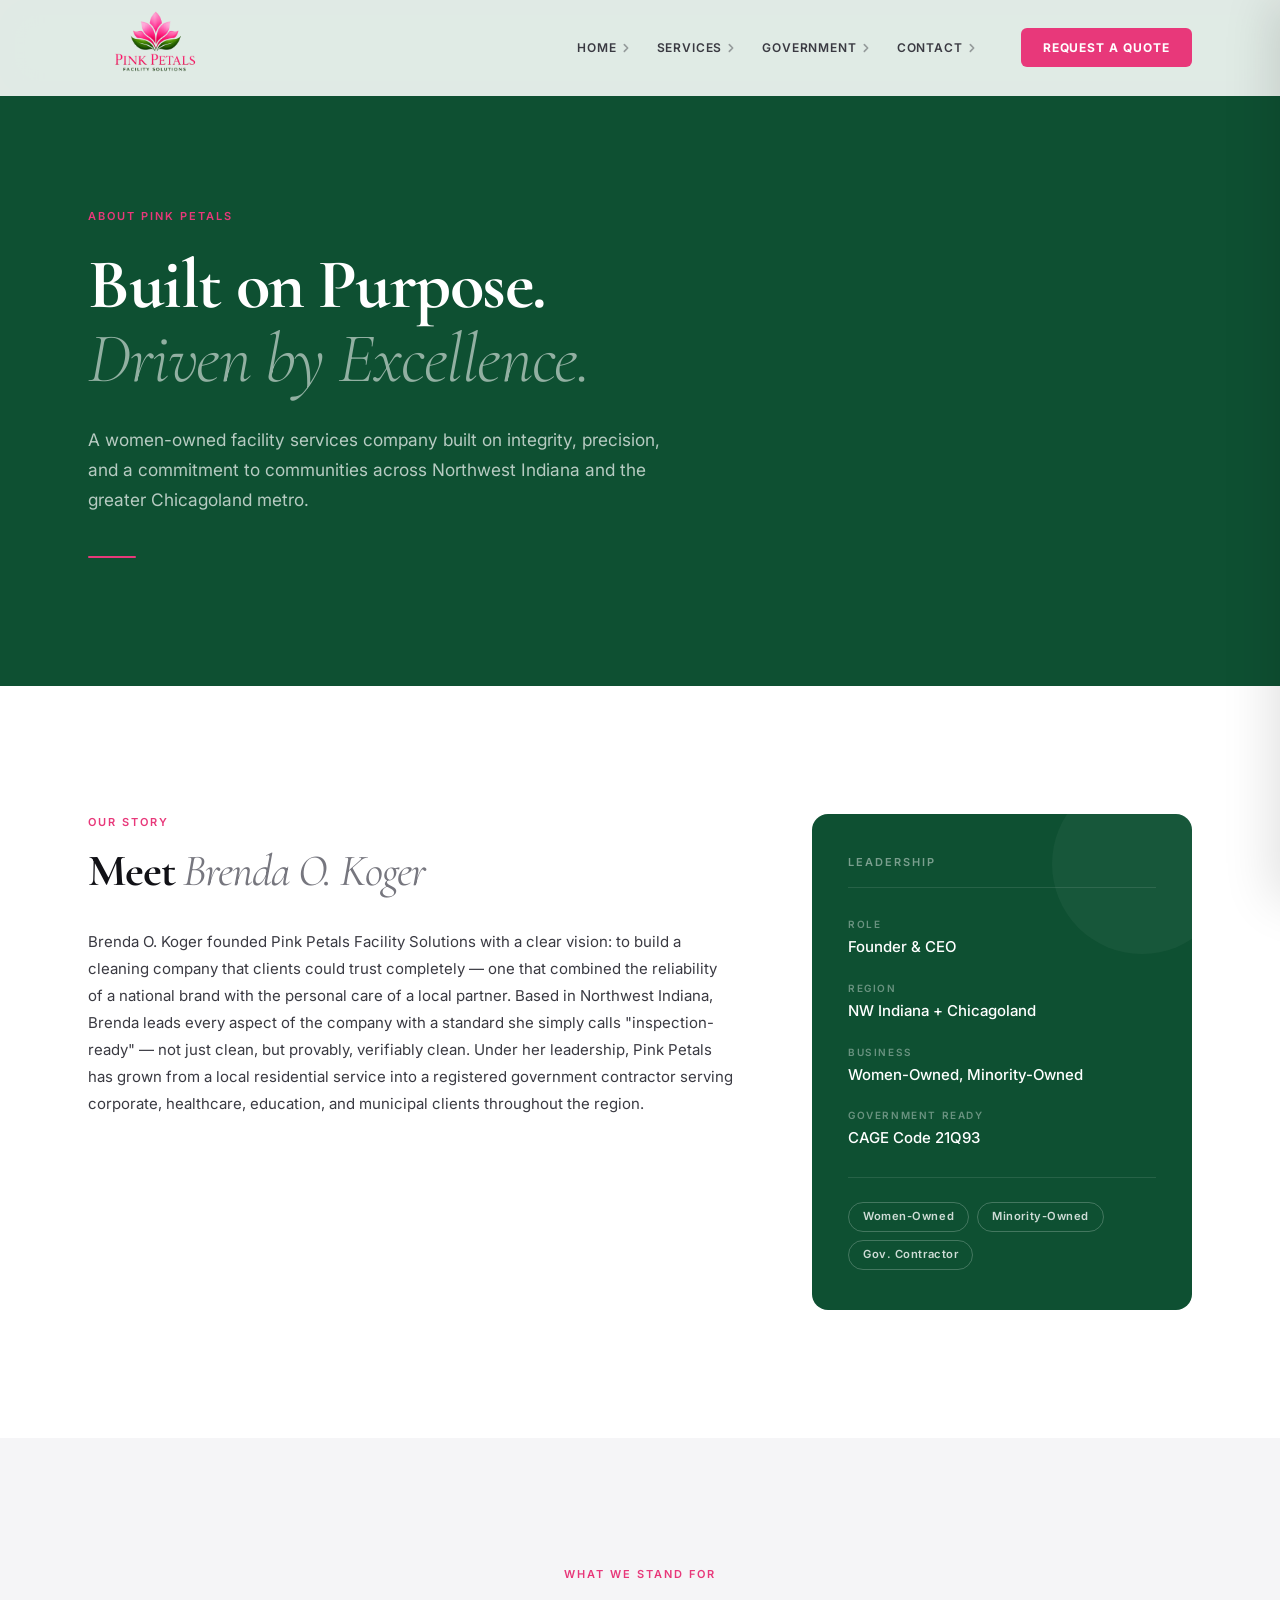
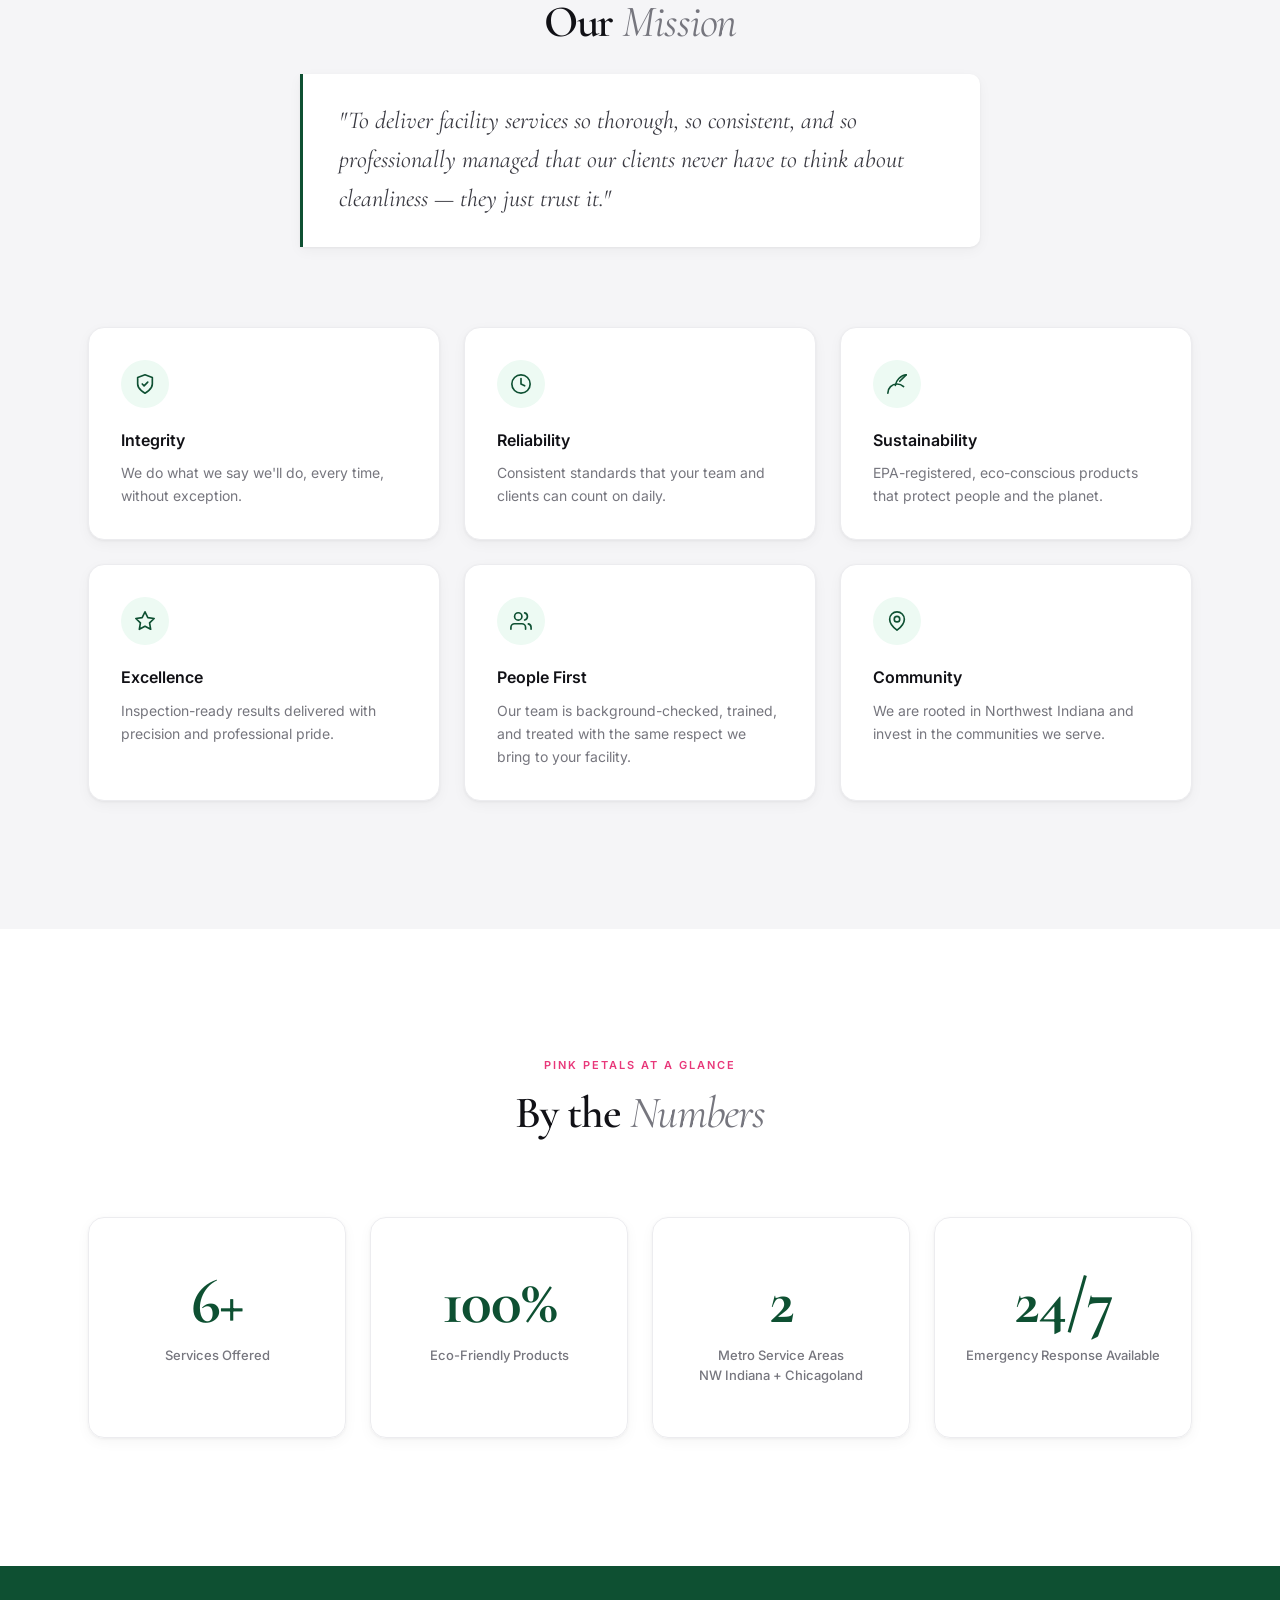
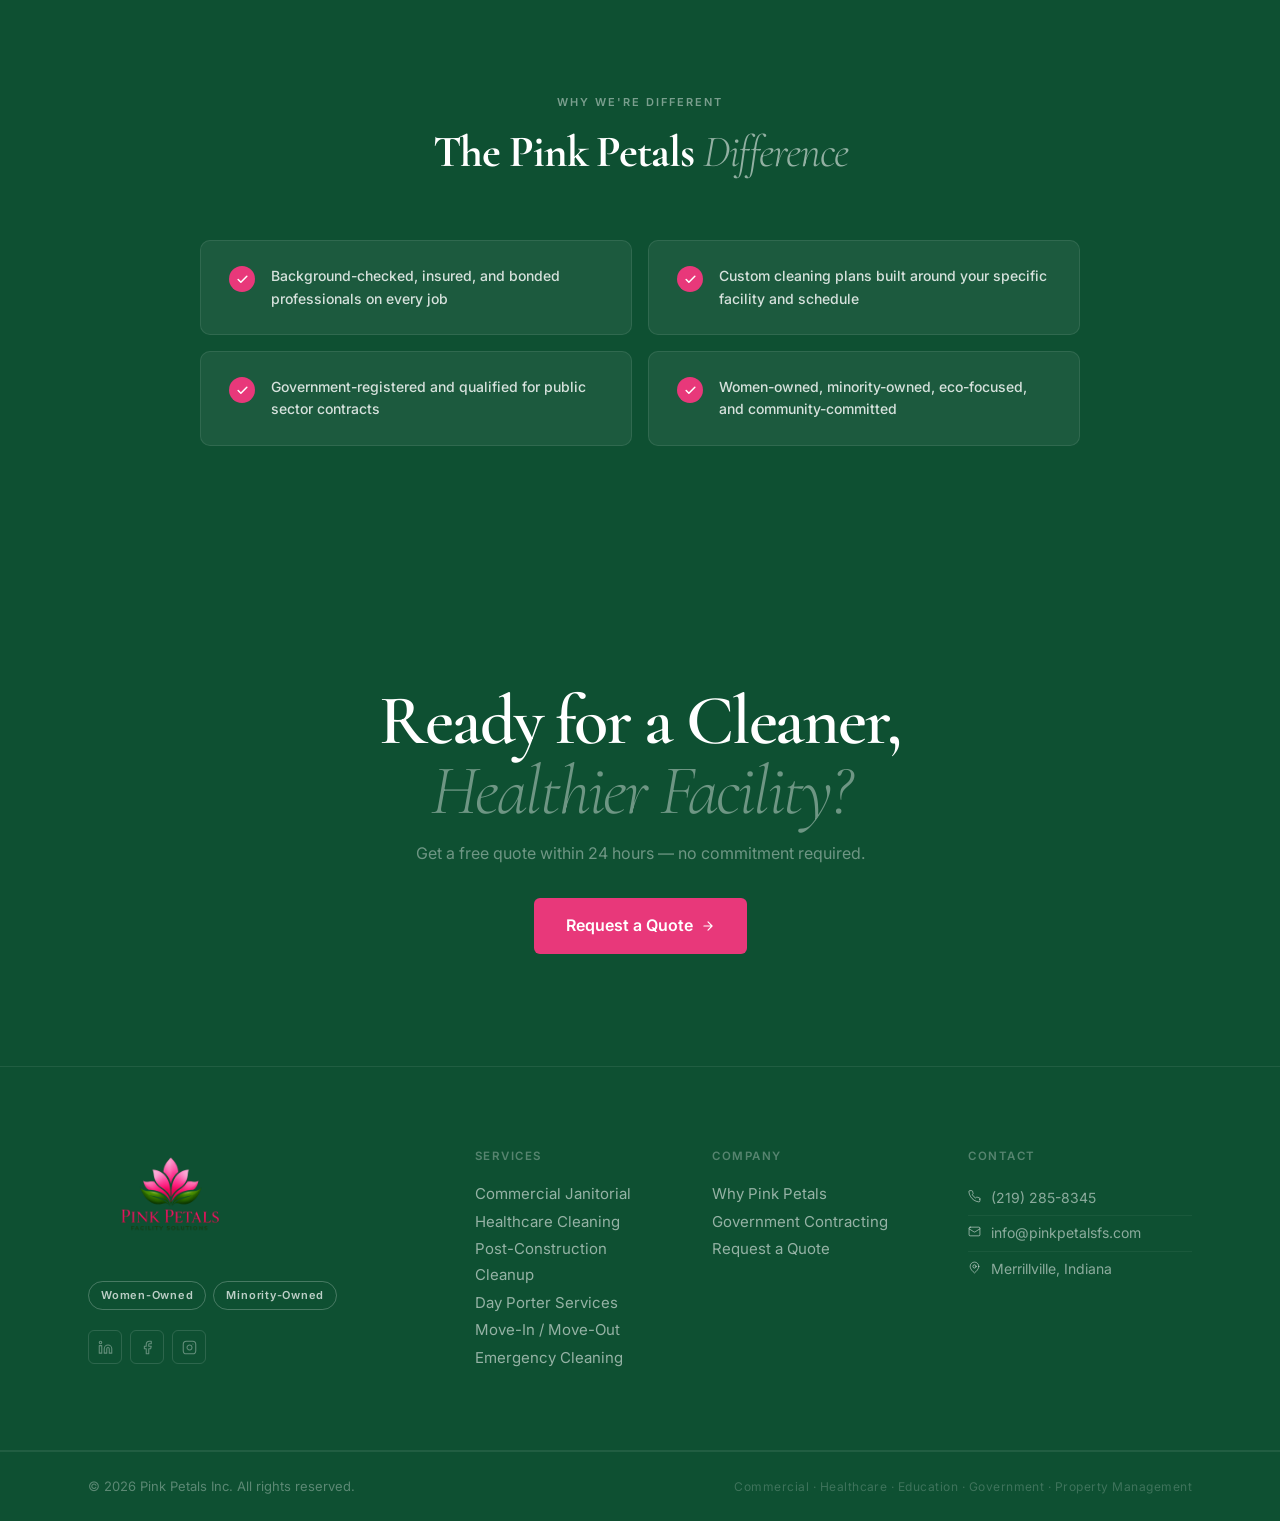
<file: pages/about.html>
<!DOCTYPE html>
<html lang="en">
<head>
  <meta charset="UTF-8">
  <meta name="viewport" content="width=device-width, initial-scale=1.0">
  <title>About Us | Pink Petals Facility Solutions</title>
  <meta name="description" content="Pink Petals Facility Solutions is a women-owned commercial cleaning company founded by Brenda O. Koger. Serving Northwest Indiana and the Chicagoland metro with inspection-ready facility services.">
  <link rel="icon" href="../images/logo.png" type="image/png">
  <link rel="preconnect" href="https://fonts.googleapis.com">
  <link rel="preconnect" href="https://fonts.gstatic.com" crossorigin>
  <link href="https://fonts.googleapis.com/css2?family=Cormorant+Garamond:ital,wght@0,300;0,400;0,600;1,300;1,400;1,600&family=Inter:wght@300;400;500;600;700&display=swap" rel="stylesheet">
  <link rel="stylesheet" href="../css/styles.css?v=3">

  <style>
    /* ════════════════════════════════════════════════════════════════
       ABOUT PAGE — page-specific styles only. Do not modify styles.css.
       ════════════════════════════════════════════════════════════════ */

    /* ── 1. HERO ─────────────────────────────────────────────────── */
    .ab-hero {
      background: var(--c-emerald);
      padding-top: var(--nav-h);
    }
    .ab-hero-inner {
      padding: clamp(72px, 9vw, 112px) 0 clamp(80px, 10vw, 128px);
      max-width: 820px;
    }
    .ab-hero-eyebrow {
      display: block;
      margin-bottom: 22px;
    }
    .ab-hero-h1 {
      font-family: var(--f-display);
      font-size: clamp(2.75rem, 5.5vw, 5rem);
      font-weight: var(--fw-bold);
      color: #ffffff;
      line-height: 1.06;
      letter-spacing: -0.02em;
      margin-bottom: 28px;
    }
    .ab-hero-h1 em {
      font-style: italic;
      font-weight: var(--fw-light);
      color: rgba(255, 255, 255, 0.55);
    }
    .ab-hero-lead {
      font-size: clamp(1rem, 1.35vw, 1.125rem);
      line-height: 1.75;
      color: rgba(255, 255, 255, 0.70);
      max-width: 600px;
    }
    .ab-hero-rule {
      width: 48px;
      height: 2px;
      background: var(--c-pink);
      border: none;
      margin: clamp(28px, 4vw, 40px) 0 0;
      border-radius: 2px;
    }

    /* ── 2. FOUNDER SECTION ──────────────────────────────────────── */
    .ab-founder {
      padding: clamp(80px, 10vw, 128px) 0;
      background: var(--c-bg);
    }
    .ab-founder-grid {
      display: grid;
      grid-template-columns: 1fr 380px;
      gap: clamp(48px, 6vw, 88px);
      align-items: start;
    }
    .ab-founder-eyebrow {
      display: block;
      margin-bottom: 16px;
    }
    .ab-founder-h2 {
      font-family: var(--f-display);
      font-size: clamp(2.25rem, 3.5vw, 3.25rem);
      font-weight: var(--fw-bold);
      color: var(--c-text);
      line-height: 1.08;
      letter-spacing: -0.025em;
      margin-bottom: 32px;
    }
    .ab-founder-h2 em {
      font-style: italic;
      font-weight: var(--fw-regular);
      color: var(--c-text-3);
    }
    .ab-founder-bio {
      font-size: clamp(0.9375rem, 1.05vw, 1.0625rem);
      line-height: 1.80;
      color: var(--c-text-2);
    }

    /* Founder emerald card */
    .ab-founder-card {
      background: var(--c-emerald);
      border-radius: var(--radius-lg);
      padding: 40px 36px;
      position: relative;
      overflow: hidden;
    }
    .ab-founder-card::before {
      content: '';
      position: absolute;
      top: -40px;
      right: -40px;
      width: 180px;
      height: 180px;
      border-radius: 50%;
      background: rgba(255, 255, 255, 0.04);
      pointer-events: none;
    }
    .ab-card-title {
      font-size: 0.6875rem;
      font-weight: var(--fw-semibold);
      letter-spacing: 0.18em;
      text-transform: uppercase;
      color: rgba(255, 255, 255, 0.45);
      margin-bottom: 28px;
      padding-bottom: 16px;
      border-bottom: 1px solid rgba(255, 255, 255, 0.10);
    }
    .ab-card-rows {
      display: flex;
      flex-direction: column;
      gap: 22px;
    }
    .ab-card-row { display: flex; flex-direction: column; gap: 4px; }
    .ab-card-label {
      font-size: 0.625rem;
      font-weight: var(--fw-semibold);
      letter-spacing: 0.16em;
      text-transform: uppercase;
      color: rgba(255, 255, 255, 0.38);
    }
    .ab-card-value {
      font-size: 0.9375rem;
      font-weight: var(--fw-medium);
      color: #ffffff;
      line-height: 1.45;
    }
    .ab-card-badges {
      display: flex;
      flex-wrap: wrap;
      gap: 8px;
      margin-top: 28px;
      padding-top: 24px;
      border-top: 1px solid rgba(255, 255, 255, 0.10);
    }
    .ab-card-badge {
      font-size: 0.70rem;
      font-weight: var(--fw-semibold);
      letter-spacing: 0.05em;
      padding: 5px 14px;
      border-radius: 9999px;
      border: 1px solid rgba(255, 255, 255, 0.22);
      color: rgba(255, 255, 255, 0.80);
    }

    /* ── 3. MISSION & VALUES ─────────────────────────────────────── */
    .ab-values {
      padding: clamp(80px, 10vw, 128px) 0;
      background: var(--c-bg-alt);
    }
    .ab-values-head {
      text-align: center;
      max-width: 680px;
      margin: 0 auto clamp(56px, 7vw, 80px);
    }
    .ab-values-head .eyebrow {
      display: block;
      margin-bottom: 14px;
    }
    .ab-mission-quote {
      font-family: var(--f-display);
      font-size: clamp(1.25rem, 1.9vw, 1.5625rem);
      font-style: italic;
      font-weight: var(--fw-regular);
      color: var(--c-text-2);
      line-height: 1.6;
      margin-top: 28px;
      padding: 28px 36px;
      border-left: 3px solid var(--c-emerald);
      background: var(--c-bg);
      border-radius: 0 var(--radius-md) var(--radius-md) 0;
      text-align: left;
      box-shadow: var(--shadow-sm);
    }
    .ab-values-grid {
      display: grid;
      grid-template-columns: repeat(3, 1fr);
      gap: clamp(16px, 2vw, 24px);
    }
    .ab-val-card {
      background: var(--c-bg);
      border: 1px solid var(--c-border-soft);
      border-radius: var(--radius-lg);
      box-shadow: var(--shadow-sm);
      padding: 32px;
      transition: box-shadow 0.25s ease, transform 0.25s ease;
    }
    .ab-val-card:hover {
      box-shadow: var(--shadow-md);
      transform: translateY(-2px);
    }
    .ab-val-icon {
      width: 48px;
      height: 48px;
      border-radius: 50%;
      background: var(--c-emerald-subtle);
      display: flex;
      align-items: center;
      justify-content: center;
      margin-bottom: 20px;
      color: var(--c-emerald);
      flex-shrink: 0;
    }
    .ab-val-title {
      font-size: 1rem;
      font-weight: var(--fw-semibold);
      color: var(--c-text);
      margin-bottom: 8px;
    }
    .ab-val-desc {
      font-size: 0.875rem;
      line-height: 1.65;
      color: var(--c-text-3);
    }

    /* ── 4. BY THE NUMBERS ───────────────────────────────────────── */
    .ab-numbers {
      padding: clamp(80px, 10vw, 128px) 0;
      background: var(--c-bg);
    }
    .ab-numbers-head {
      text-align: center;
      max-width: 540px;
      margin: 0 auto clamp(56px, 7vw, 80px);
    }
    .ab-numbers-head .eyebrow {
      display: block;
      margin-bottom: 14px;
    }
    .ab-numbers-grid {
      display: grid;
      grid-template-columns: repeat(4, 1fr);
      gap: clamp(16px, 2vw, 24px);
    }
    .ab-stat-tile {
      text-align: center;
      padding: clamp(36px, 4.5vw, 52px) 20px;
      border: 1px solid var(--c-border-soft);
      border-radius: var(--radius-lg);
      box-shadow: var(--shadow-sm);
      transition: box-shadow 0.25s ease, transform 0.25s ease;
    }
    .ab-stat-tile:hover {
      box-shadow: var(--shadow-md);
      transform: translateY(-2px);
    }
    .ab-stat-num {
      font-family: var(--f-display);
      font-size: clamp(3rem, 5vw, 4.5rem);
      font-weight: var(--fw-bold);
      color: var(--c-emerald);
      line-height: 1;
      letter-spacing: -0.02em;
      margin-bottom: 12px;
    }
    .ab-stat-label {
      font-size: 0.8125rem;
      font-weight: var(--fw-medium);
      color: var(--c-text-3);
      line-height: 1.5;
    }

    /* ── 5. WHY CHOOSE PINK PETALS ───────────────────────────────── */
    .ab-why {
      padding: clamp(80px, 10vw, 128px) 0;
      background: var(--c-emerald);
    }
    .ab-why-inner {
      max-width: 880px;
      margin: 0 auto;
      text-align: center;
    }
    .ab-why .eyebrow {
      display: block;
      color: rgba(255, 255, 255, 0.45);
      margin-bottom: 16px;
    }
    .ab-why-h2 {
      font-family: var(--f-display);
      font-size: clamp(2.25rem, 3.5vw, 3.25rem);
      font-weight: var(--fw-bold);
      color: #ffffff;
      line-height: 1.08;
      letter-spacing: -0.025em;
      margin-bottom: clamp(44px, 5.5vw, 64px);
    }
    .ab-why-h2 em {
      font-style: italic;
      font-weight: var(--fw-light);
      color: rgba(255, 255, 255, 0.55);
    }
    .ab-why-list {
      display: grid;
      grid-template-columns: 1fr 1fr;
      gap: 16px;
      text-align: left;
    }
    .ab-why-item {
      display: flex;
      align-items: flex-start;
      gap: 16px;
      padding: 24px 28px;
      background: rgba(255, 255, 255, 0.06);
      border: 1px solid rgba(255, 255, 255, 0.09);
      border-radius: var(--radius-md);
      transition: background 0.22s ease, border-color 0.22s ease;
    }
    .ab-why-item:hover {
      background: rgba(255, 255, 255, 0.10);
      border-color: rgba(255, 255, 255, 0.15);
    }
    .ab-why-check {
      width: 26px;
      height: 26px;
      border-radius: 50%;
      background: var(--c-pink);
      display: flex;
      align-items: center;
      justify-content: center;
      flex-shrink: 0;
      margin-top: 1px;
      color: #ffffff;
    }
    .ab-why-text {
      font-size: clamp(0.875rem, 1.0vw, 0.9375rem);
      line-height: 1.6;
      color: rgba(255, 255, 255, 0.82);
      font-weight: var(--fw-medium);
    }

    /* ── RESPONSIVE ──────────────────────────────────────────────── */
    @media (max-width: 860px) {
      .ab-founder-grid {
        grid-template-columns: 1fr;
      }
      .ab-founder-card {
        max-width: 480px;
      }
      .ab-values-grid {
        grid-template-columns: 1fr 1fr;
      }
      .ab-numbers-grid {
        grid-template-columns: repeat(2, 1fr);
      }
      .ab-why-list {
        grid-template-columns: 1fr;
      }
    }
    @media (max-width: 640px) {
      .ab-values-grid {
        grid-template-columns: 1fr;
      }
    }
  </style>
</head>
<body>

<!-- ══════════════════════════════════════════════════
     NAVIGATION
══════════════════════════════════════════════════ -->
<header class="nav" id="site-nav">
  <div class="nav-inner">
    <a href="../index.html" class="nav-logo" aria-label="Pink Petals Facility Solutions — Home">
      <img src="../images/logo.png" alt="Pink Petals Facility Solutions" class="nav-logo-img" onerror="this.style.display='none'">
    </a>
    <nav class="nav-links" aria-label="Main navigation">
      <a href="../index.html" class="nav-link">Home
        <svg class="nav-link-chevron" width="10" height="10" viewBox="0 0 12 12" fill="none" stroke="currentColor" stroke-width="2" stroke-linecap="round" stroke-linejoin="round" aria-hidden="true"><polyline points="4 2 8 6 4 10"/></svg>
      </a>
      <a href="services.html" class="nav-link">Services
        <svg class="nav-link-chevron" width="10" height="10" viewBox="0 0 12 12" fill="none" stroke="currentColor" stroke-width="2" stroke-linecap="round" stroke-linejoin="round" aria-hidden="true"><polyline points="4 2 8 6 4 10"/></svg>
      </a>
      <a href="../government.html" class="nav-link">Government
        <svg class="nav-link-chevron" width="10" height="10" viewBox="0 0 12 12" fill="none" stroke="currentColor" stroke-width="2" stroke-linecap="round" stroke-linejoin="round" aria-hidden="true"><polyline points="4 2 8 6 4 10"/></svg>
      </a>
      <a href="contact.html" class="nav-link">Contact
        <svg class="nav-link-chevron" width="10" height="10" viewBox="0 0 12 12" fill="none" stroke="currentColor" stroke-width="2" stroke-linecap="round" stroke-linejoin="round" aria-hidden="true"><polyline points="4 2 8 6 4 10"/></svg>
      </a>
    </nav>
    <a href="contact.html" class="nav-cta">Request a Quote</a>
    <button class="nav-burger" aria-label="Open menu" aria-expanded="false">
      <span></span><span></span><span></span>
    </button>
  </div>
</header>
<div class="drawer" id="drawer" aria-hidden="true">
  <div class="drawer-top">
    <img src="../images/logo.png" alt="Pink Petals" class="drawer-logo" onerror="this.style.display='none'">
    <button class="drawer-x" aria-label="Close menu">&#x2715;</button>
  </div>
  <nav class="drawer-nav" aria-label="Mobile navigation">
    <a href="../index.html"      class="drawer-link">Home</a>
    <a href="services.html"      class="drawer-link">Services</a>
    <a href="../government.html" class="drawer-link">Government</a>
    <a href="contact.html"       class="drawer-link">Contact</a>
  </nav>
  <div class="drawer-foot">
    <a href="contact.html" class="drawer-btn">Request a Quote</a>
    <a href="tel:2192858345" class="drawer-tel">(219) 285-8345</a>
  </div>
</div>
<div class="drawer-scrim" id="drawer-scrim"></div>


<!-- ══════════════════════════════════════════════════
     SECTION 1 — HERO
══════════════════════════════════════════════════ -->
<section class="ab-hero" aria-labelledby="ab-hero-heading">
  <div class="wrap">
    <div class="ab-hero-inner">

      <span class="eyebrow ab-hero-eyebrow" data-reveal="up">About Pink Petals</span>

      <h1 class="ab-hero-h1" id="ab-hero-heading" data-reveal="up" data-delay="100">
        Built on Purpose.<br><em>Driven by Excellence.</em>
      </h1>

      <p class="ab-hero-lead" data-reveal="up" data-delay="200">
        A women-owned facility services company built on integrity, precision, and a commitment to communities across Northwest Indiana and the greater Chicagoland metro.
      </p>

      <hr class="ab-hero-rule" data-reveal="up" data-delay="300" aria-hidden="true">

    </div>
  </div>
</section>


<!-- ══════════════════════════════════════════════════
     SECTION 2 — FOUNDER
══════════════════════════════════════════════════ -->
<section class="ab-founder" aria-labelledby="ab-founder-heading">
  <div class="wrap">
    <div class="ab-founder-grid">

      <!-- Left: bio content -->
      <div data-reveal="up">
        <span class="eyebrow ab-founder-eyebrow">Our Story</span>
        <h2 class="ab-founder-h2" id="ab-founder-heading">
          Meet <em>Brenda O. Koger</em>
        </h2>
        <p class="ab-founder-bio">
          Brenda O. Koger founded Pink Petals Facility Solutions with a clear vision: to build a cleaning company that clients could trust completely — one that combined the reliability of a national brand with the personal care of a local partner. Based in Northwest Indiana, Brenda leads every aspect of the company with a standard she simply calls "inspection-ready" — not just clean, but provably, verifiably clean. Under her leadership, Pink Petals has grown from a local residential service into a registered government contractor serving corporate, healthcare, education, and municipal clients throughout the region.
        </p>
      </div>

      <!-- Right: leadership card -->
      <div class="ab-founder-card" data-reveal="up" data-delay="160">
        <p class="ab-card-title">Leadership</p>
        <div class="ab-card-rows">
          <div class="ab-card-row">
            <span class="ab-card-label">Role</span>
            <span class="ab-card-value">Founder &amp; CEO</span>
          </div>
          <div class="ab-card-row">
            <span class="ab-card-label">Region</span>
            <span class="ab-card-value">NW Indiana + Chicagoland</span>
          </div>
          <div class="ab-card-row">
            <span class="ab-card-label">Business</span>
            <span class="ab-card-value">Women-Owned, Minority-Owned</span>
          </div>
          <div class="ab-card-row">
            <span class="ab-card-label">Government Ready</span>
            <span class="ab-card-value">CAGE Code 21Q93</span>
          </div>
        </div>
        <div class="ab-card-badges">
          <span class="ab-card-badge">Women-Owned</span>
          <span class="ab-card-badge">Minority-Owned</span>
          <span class="ab-card-badge">Gov. Contractor</span>
        </div>
      </div>

    </div>
  </div>
</section>


<!-- ══════════════════════════════════════════════════
     SECTION 3 — MISSION & VALUES
══════════════════════════════════════════════════ -->
<section class="ab-values" aria-labelledby="ab-mission-heading">
  <div class="wrap">

    <!-- Section header + mission statement -->
    <div class="ab-values-head" data-reveal="up">
      <span class="eyebrow">What We Stand For</span>
      <h2 class="section-h2" id="ab-mission-heading">Our <em>Mission</em></h2>
      <blockquote class="ab-mission-quote">
        "To deliver facility services so thorough, so consistent, and so professionally managed that our clients never have to think about cleanliness — they just trust it."
      </blockquote>
    </div>

    <!-- 6-card values grid -->
    <div class="ab-values-grid" role="list">

      <!-- 1. Integrity -->
      <div class="ab-val-card" role="listitem" data-reveal="up" data-delay="0">
        <div class="ab-val-icon" aria-hidden="true">
          <svg width="22" height="22" viewBox="0 0 24 24" fill="none" stroke="currentColor" stroke-width="1.8" stroke-linecap="round" stroke-linejoin="round">
            <path d="M12 22s8-4 8-10V5l-8-3-8 3v7c0 6 8 10 8 10z"/>
            <polyline points="9 12 11 14 15 10"/>
          </svg>
        </div>
        <h3 class="ab-val-title">Integrity</h3>
        <p class="ab-val-desc">We do what we say we'll do, every time, without exception.</p>
      </div>

      <!-- 2. Reliability -->
      <div class="ab-val-card" role="listitem" data-reveal="up" data-delay="60">
        <div class="ab-val-icon" aria-hidden="true">
          <svg width="22" height="22" viewBox="0 0 24 24" fill="none" stroke="currentColor" stroke-width="1.8" stroke-linecap="round" stroke-linejoin="round">
            <circle cx="12" cy="12" r="10"/>
            <polyline points="12 6 12 12 16 14"/>
          </svg>
        </div>
        <h3 class="ab-val-title">Reliability</h3>
        <p class="ab-val-desc">Consistent standards that your team and clients can count on daily.</p>
      </div>

      <!-- 3. Sustainability -->
      <div class="ab-val-card" role="listitem" data-reveal="up" data-delay="120">
        <div class="ab-val-icon" aria-hidden="true">
          <svg width="22" height="22" viewBox="0 0 24 24" fill="none" stroke="currentColor" stroke-width="1.8" stroke-linecap="round" stroke-linejoin="round">
            <path d="M2 22a10 10 0 0 1 10-10c2.8 0 5.3 1.1 7.2 2.8"/>
            <path d="M22 2s-4 0-8 4c-2.3 2.3-3.5 5.3-3.8 7.5"/>
            <path d="M22 2l-7 7"/>
          </svg>
        </div>
        <h3 class="ab-val-title">Sustainability</h3>
        <p class="ab-val-desc">EPA-registered, eco-conscious products that protect people and the planet.</p>
      </div>

      <!-- 4. Excellence -->
      <div class="ab-val-card" role="listitem" data-reveal="up" data-delay="60">
        <div class="ab-val-icon" aria-hidden="true">
          <svg width="22" height="22" viewBox="0 0 24 24" fill="none" stroke="currentColor" stroke-width="1.8" stroke-linecap="round" stroke-linejoin="round">
            <polygon points="12 2 15.09 8.26 22 9.27 17 14.14 18.18 21.02 12 17.77 5.82 21.02 7 14.14 2 9.27 8.91 8.26 12 2"/>
          </svg>
        </div>
        <h3 class="ab-val-title">Excellence</h3>
        <p class="ab-val-desc">Inspection-ready results delivered with precision and professional pride.</p>
      </div>

      <!-- 5. People First -->
      <div class="ab-val-card" role="listitem" data-reveal="up" data-delay="120">
        <div class="ab-val-icon" aria-hidden="true">
          <svg width="22" height="22" viewBox="0 0 24 24" fill="none" stroke="currentColor" stroke-width="1.8" stroke-linecap="round" stroke-linejoin="round">
            <path d="M17 21v-2a4 4 0 0 0-4-4H5a4 4 0 0 0-4 4v2"/>
            <circle cx="9" cy="7" r="4"/>
            <path d="M23 21v-2a4 4 0 0 0-3-3.87"/>
            <path d="M16 3.13a4 4 0 0 1 0 7.75"/>
          </svg>
        </div>
        <h3 class="ab-val-title">People First</h3>
        <p class="ab-val-desc">Our team is background-checked, trained, and treated with the same respect we bring to your facility.</p>
      </div>

      <!-- 6. Community -->
      <div class="ab-val-card" role="listitem" data-reveal="up" data-delay="180">
        <div class="ab-val-icon" aria-hidden="true">
          <svg width="22" height="22" viewBox="0 0 24 24" fill="none" stroke="currentColor" stroke-width="1.8" stroke-linecap="round" stroke-linejoin="round">
            <path d="M20 10c0 6-8 12-8 12s-8-6-8-12a8 8 0 0 1 16 0z"/>
            <circle cx="12" cy="10" r="3"/>
          </svg>
        </div>
        <h3 class="ab-val-title">Community</h3>
        <p class="ab-val-desc">We are rooted in Northwest Indiana and invest in the communities we serve.</p>
      </div>

    </div><!-- /ab-values-grid -->
  </div>
</section>


<!-- ══════════════════════════════════════════════════
     SECTION 4 — BY THE NUMBERS
══════════════════════════════════════════════════ -->
<section class="ab-numbers" aria-labelledby="ab-numbers-heading">
  <div class="wrap">

    <div class="ab-numbers-head" data-reveal="up">
      <span class="eyebrow">Pink Petals at a Glance</span>
      <h2 class="section-h2" id="ab-numbers-heading">By the <em>Numbers</em></h2>
    </div>

    <div class="ab-numbers-grid">

      <div class="ab-stat-tile" data-reveal="up" data-delay="0">
        <div class="ab-stat-num">6+</div>
        <div class="ab-stat-label">Services Offered</div>
      </div>

      <div class="ab-stat-tile" data-reveal="up" data-delay="80">
        <div class="ab-stat-num">100%</div>
        <div class="ab-stat-label">Eco-Friendly Products</div>
      </div>

      <div class="ab-stat-tile" data-reveal="up" data-delay="160">
        <div class="ab-stat-num">2</div>
        <div class="ab-stat-label">Metro Service Areas<br>NW Indiana + Chicagoland</div>
      </div>

      <div class="ab-stat-tile" data-reveal="up" data-delay="240">
        <div class="ab-stat-num">24/7</div>
        <div class="ab-stat-label">Emergency Response Available</div>
      </div>

    </div>
  </div>
</section>


<!-- ══════════════════════════════════════════════════
     SECTION 5 — WHY CHOOSE PINK PETALS
══════════════════════════════════════════════════ -->
<section class="ab-why" aria-labelledby="ab-why-heading">
  <div class="wrap">
    <div class="ab-why-inner">

      <span class="eyebrow" data-reveal="up">Why We're Different</span>

      <h2 class="ab-why-h2" id="ab-why-heading" data-reveal="up" data-delay="80">
        The Pink Petals <em>Difference</em>
      </h2>

      <div class="ab-why-list" data-reveal="up" data-delay="160">

        <div class="ab-why-item">
          <span class="ab-why-check" aria-hidden="true">
            <svg width="13" height="13" viewBox="0 0 24 24" fill="none" stroke="currentColor" stroke-width="2.8" stroke-linecap="round" stroke-linejoin="round"><polyline points="20 6 9 17 4 12"/></svg>
          </span>
          <p class="ab-why-text">Background-checked, insured, and bonded professionals on every job</p>
        </div>

        <div class="ab-why-item">
          <span class="ab-why-check" aria-hidden="true">
            <svg width="13" height="13" viewBox="0 0 24 24" fill="none" stroke="currentColor" stroke-width="2.8" stroke-linecap="round" stroke-linejoin="round"><polyline points="20 6 9 17 4 12"/></svg>
          </span>
          <p class="ab-why-text">Custom cleaning plans built around your specific facility and schedule</p>
        </div>

        <div class="ab-why-item">
          <span class="ab-why-check" aria-hidden="true">
            <svg width="13" height="13" viewBox="0 0 24 24" fill="none" stroke="currentColor" stroke-width="2.8" stroke-linecap="round" stroke-linejoin="round"><polyline points="20 6 9 17 4 12"/></svg>
          </span>
          <p class="ab-why-text">Government-registered and qualified for public sector contracts</p>
        </div>

        <div class="ab-why-item">
          <span class="ab-why-check" aria-hidden="true">
            <svg width="13" height="13" viewBox="0 0 24 24" fill="none" stroke="currentColor" stroke-width="2.8" stroke-linecap="round" stroke-linejoin="round"><polyline points="20 6 9 17 4 12"/></svg>
          </span>
          <p class="ab-why-text">Women-owned, minority-owned, eco-focused, and community-committed</p>
        </div>

      </div>
    </div>
  </div>
</section>


<!-- ══════════════════════════════════════════════════
     FOOTER
══════════════════════════════════════════════════ -->
<footer class="footer">
  <div class="ft-cta">
    <div class="wrap">
      <h2 class="ft-cta-h2">
        <span class="l1">Ready for a Cleaner,</span>
        <em class="l2">Healthier Facility?</em>
      </h2>
      <p class="ft-cta-sub">Get a free quote within 24 hours — no commitment required.</p>
      <a href="contact.html" class="ft-cta-btn">
        Request a Quote
        <svg width="14" height="14" viewBox="0 0 24 24" fill="none" stroke="currentColor" stroke-width="2" stroke-linecap="round" stroke-linejoin="round" aria-hidden="true"><path d="M5 12h14m-7-7 7 7-7 7"/></svg>
      </a>
    </div>
  </div>
  <div class="ft-body">
    <div class="wrap">
      <div class="ft-grid">
        <div class="ft-brand">
          <div class="ft-logo">
            <img src="../images/logo.png" alt="Pink Petals Facility Solutions" class="ft-logo-img" onerror="this.style.display='none'">
          </div>
          <div class="ft-certs">
            <span class="ft-cert">Women-Owned</span>
            <span class="ft-cert">Minority-Owned</span>
          </div>
          <div class="ft-social">
            <a href="https://www.linkedin.com/in/pink-petals-facility-solutions" class="ft-soc" aria-label="LinkedIn" target="_blank" rel="noopener"><svg width="15" height="15" fill="none" stroke="currentColor" stroke-width="1.7" stroke-linecap="round" stroke-linejoin="round" viewBox="0 0 24 24"><path d="M16 8a6 6 0 0 1 6 6v7h-4v-7a2 2 0 0 0-2-2 2 2 0 0 0-2 2v7h-4v-7a6 6 0 0 1 6-6z"/><rect x="2" y="9" width="4" height="12"/><circle cx="4" cy="4" r="2"/></svg></a>
            <a href="#" class="ft-soc" aria-label="Facebook"><svg width="15" height="15" fill="none" stroke="currentColor" stroke-width="1.7" stroke-linecap="round" stroke-linejoin="round" viewBox="0 0 24 24"><path d="M18 2h-3a5 5 0 0 0-5 5v3H7v4h3v8h4v-8h3l1-4h-4V7a1 1 0 0 1 1-1h3z"/></svg></a>
            <a href="#" class="ft-soc" aria-label="Instagram"><svg width="15" height="15" fill="none" stroke="currentColor" stroke-width="1.7" stroke-linecap="round" stroke-linejoin="round" viewBox="0 0 24 24"><rect x="2" y="2" width="20" height="20" rx="5" ry="5"/><path d="M16 11.37A4 4 0 1 1 12.63 8 4 4 0 0 1 16 11.37z"/><line x1="17.5" y1="6.5" x2="17.51" y2="6.5"/></svg></a>
          </div>
        </div>
        <div class="ft-col">
          <p class="ft-col-head">Services</p>
          <ul class="ft-links">
            <li><a href="services.html#commercial-janitorial">Commercial Janitorial</a></li>
            <li><a href="services.html#healthcare-cleaning">Healthcare Cleaning</a></li>
            <li><a href="services.html#post-construction">Post-Construction Cleanup</a></li>
            <li><a href="services.html#day-porter">Day Porter Services</a></li>
            <li><a href="services.html#move-in-out">Move-In / Move-Out</a></li>
            <li><a href="services.html#emergency-cleaning">Emergency Cleaning</a></li>
          </ul>
        </div>
        <div class="ft-col">
          <p class="ft-col-head">Company</p>
          <ul class="ft-links">
            <li><a href="../index.html#why">Why Pink Petals</a></li>
            <li><a href="../government.html">Government Contracting</a></li>
            <li><a href="contact.html">Request a Quote</a></li>
          </ul>
        </div>
        <div class="ft-col">
          <p class="ft-col-head">Contact</p>
          <div class="ft-contact-list">
            <a href="tel:2192858345" class="ft-contact-item">
              <svg width="13" height="13" viewBox="0 0 24 24" fill="none" stroke="currentColor" stroke-width="1.8" stroke-linecap="round" stroke-linejoin="round"><path d="M22 16.92v3a2 2 0 0 1-2.18 2 19.79 19.79 0 0 1-8.63-3.07A19.5 19.5 0 0 1 4.69 12a19.79 19.79 0 0 1-3.07-8.67A2 2 0 0 1 3.6 1.18h3a2 2 0 0 1 2 1.72 12.84 12.84 0 0 0 .7 2.81 2 2 0 0 1-.45 2.11L7.91 8.69a16 16 0 0 0 6 6l1.27-.88a2 2 0 0 1 2.11-.45 12.84 12.84 0 0 0 2.81.7A2 2 0 0 1 22 16.92z"/></svg>
              (219) 285-8345
            </a>
            <a href="mailto:info@pinkpetalsfs.com" class="ft-contact-item">
              <svg width="13" height="13" viewBox="0 0 24 24" fill="none" stroke="currentColor" stroke-width="1.8" stroke-linecap="round" stroke-linejoin="round"><rect x="2" y="4" width="20" height="16" rx="2"/><path d="m22 7-8.97 5.7a1.94 1.94 0 0 1-2.06 0L2 7"/></svg>
              info@pinkpetalsfs.com
            </a>
            <span class="ft-contact-item">
              <svg width="13" height="13" viewBox="0 0 24 24" fill="none" stroke="currentColor" stroke-width="1.8" stroke-linecap="round" stroke-linejoin="round"><path d="M20 10c0 6-8 12-8 12s-8-6-8-12a8 8 0 0 1 16 0z"/><circle cx="12" cy="10" r="3"/></svg>
              Merrillville, Indiana
            </span>
          </div>
        </div>
      </div>
    </div>
  </div>
  <div class="ft-bar">
    <div class="ft-bar-inner">
      <p class="ft-bar-copy">&copy; 2026 Pink Petals Inc. All rights reserved.</p>
      <p class="ft-bar-sectors">Commercial &middot; Healthcare &middot; Education &middot; Government &middot; Property Management</p>
    </div>
  </div>
</footer>
<script src="../js/main.js?v=3"></script>

</body>
</html>
</file>
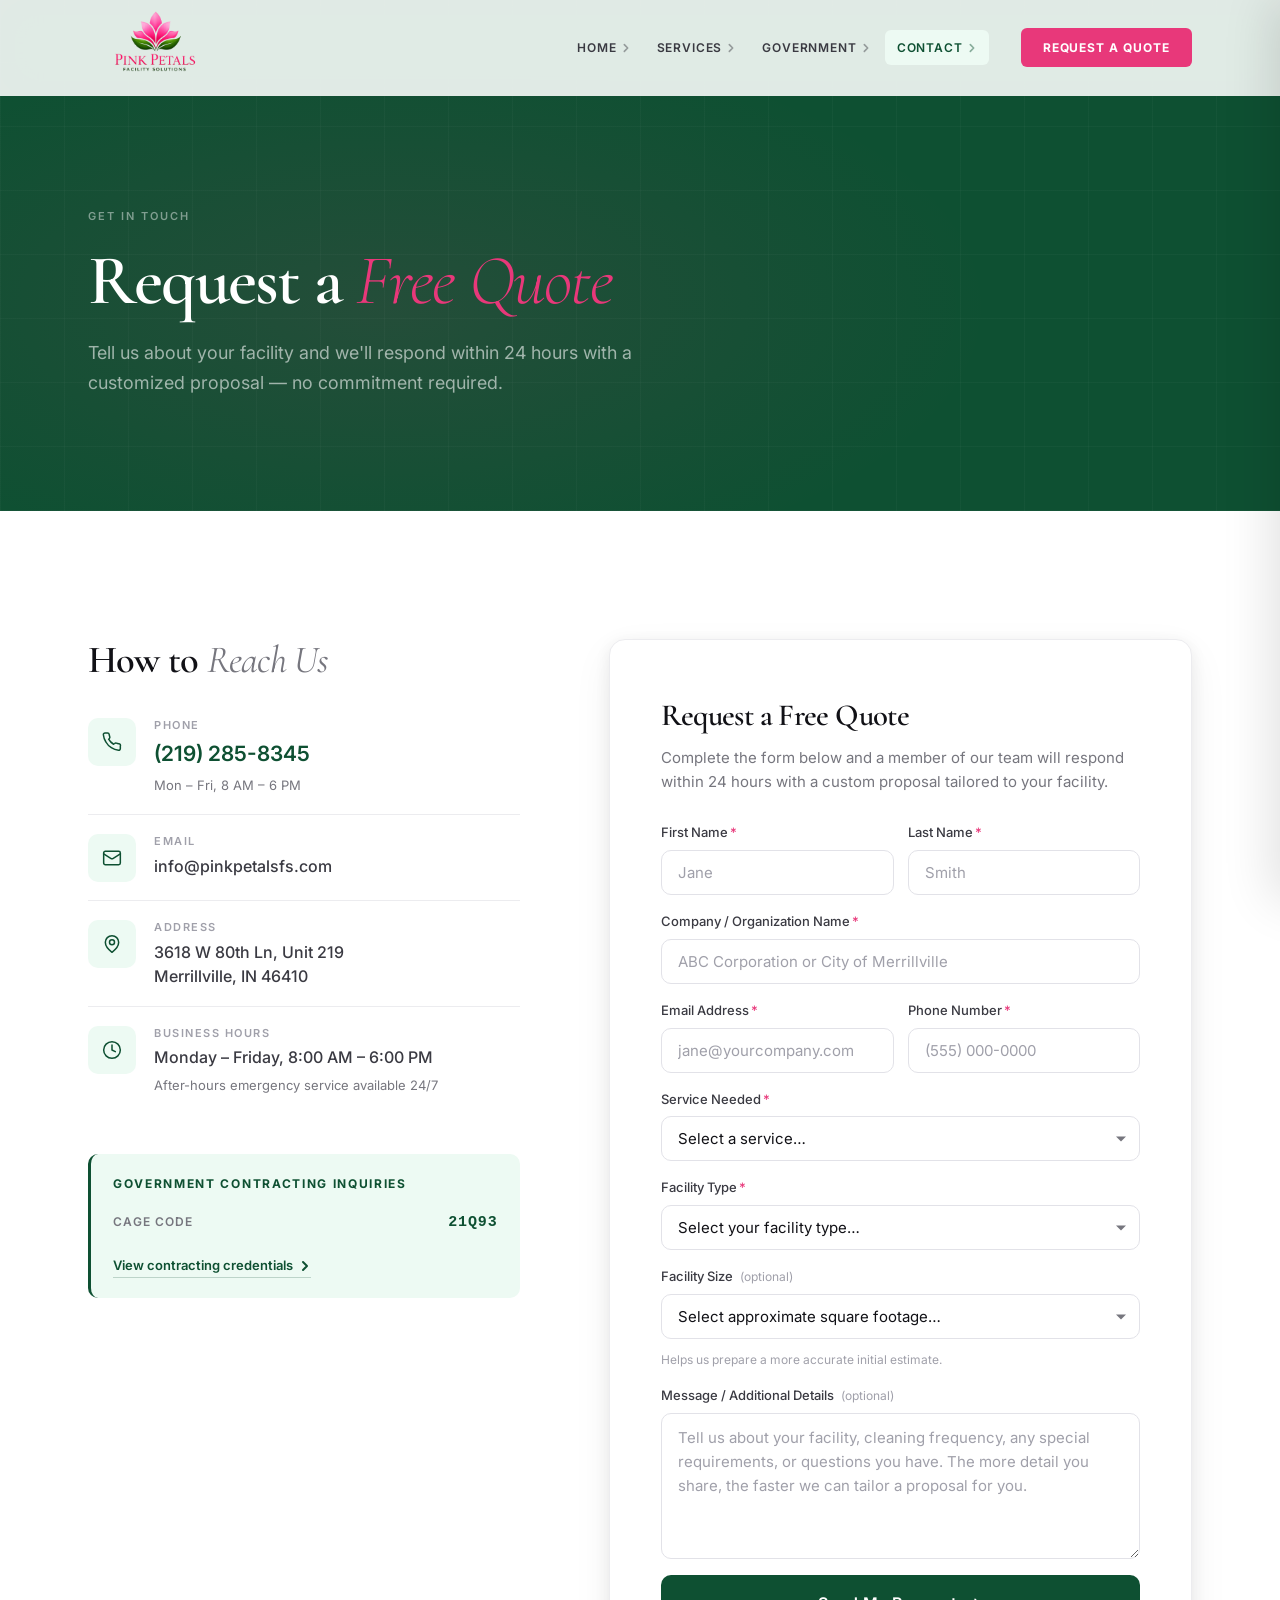
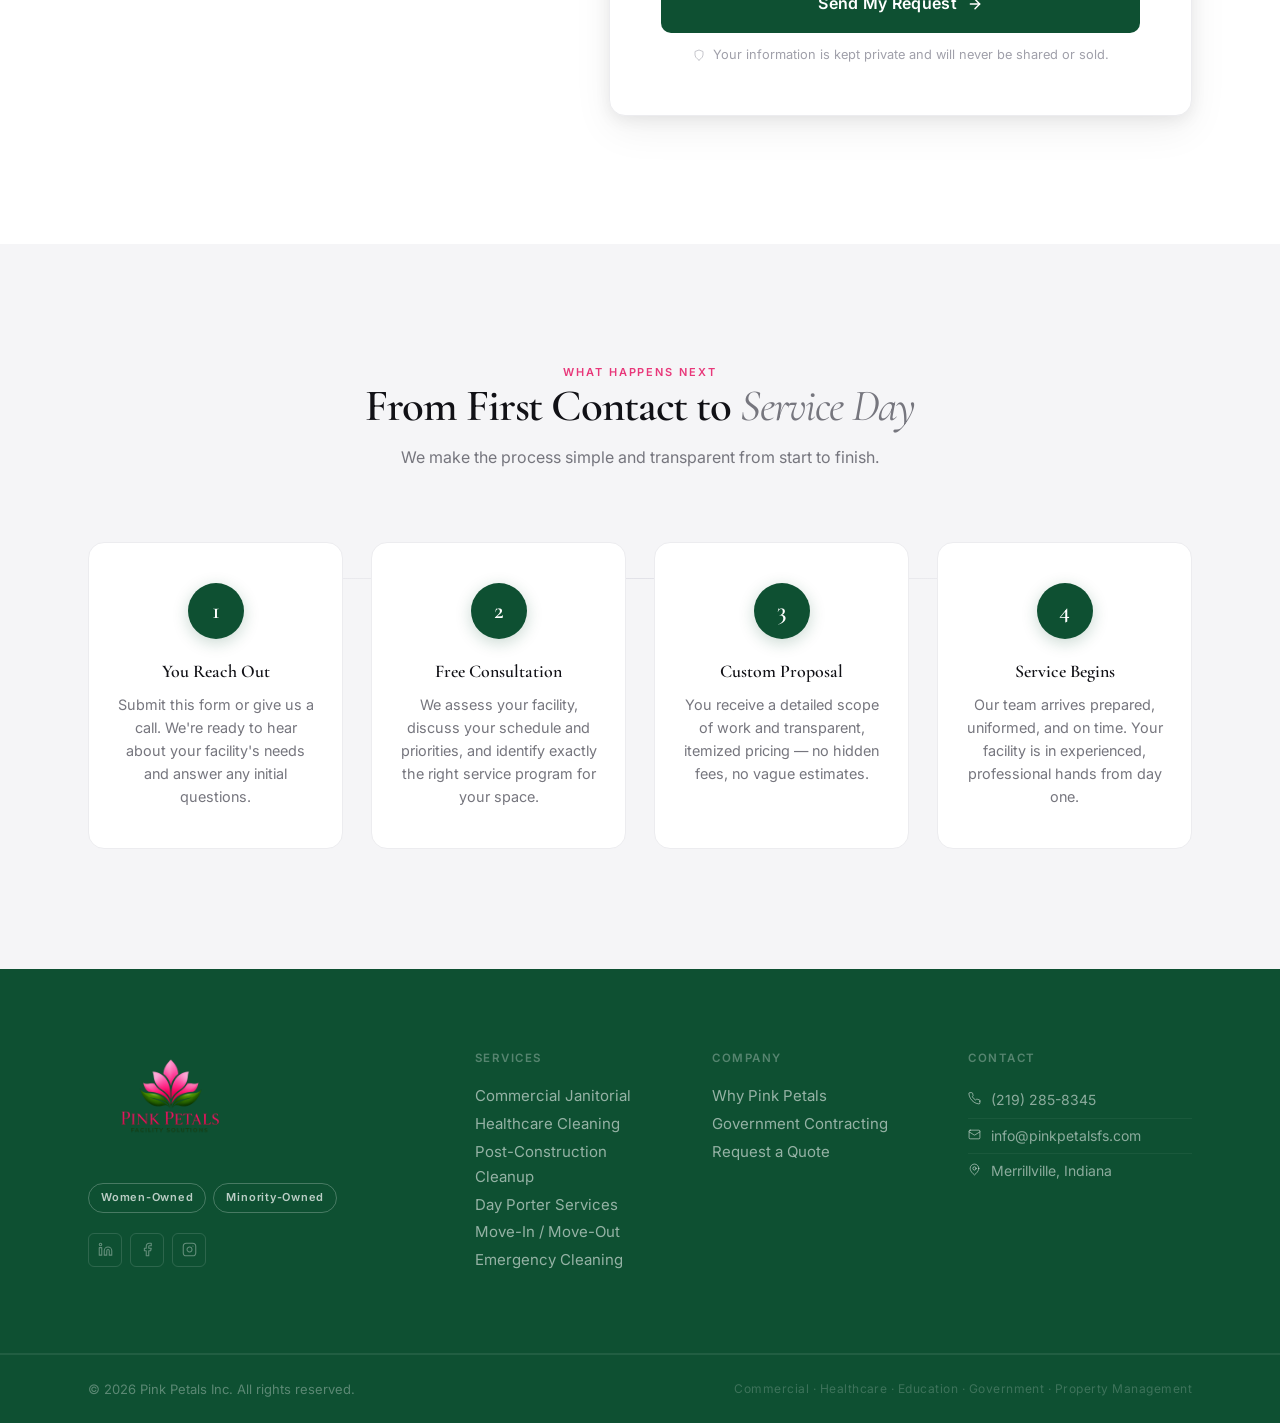
<file: pages/contact.html>
<!DOCTYPE html>
<html lang="en">
<head>
  <meta charset="UTF-8" />
  <meta name="viewport" content="width=device-width, initial-scale=1.0" />
  <title>Contact Us &amp; Request a Free Quote | Pink Petals Facility Solutions</title>
  <meta name="description" content="Request a free, no-commitment quote from Pink Petals Facility Solutions. Commercial cleaning for offices, healthcare, government &amp; more. Call (219) 285-8345 or complete our quick online form." />
  <link rel="icon" type="image/png" href="../images/logo.png" />
  <link rel="preconnect" href="https://fonts.googleapis.com" />
  <link rel="preconnect" href="https://fonts.gstatic.com" crossorigin />
  <link href="https://fonts.googleapis.com/css2?family=Cormorant+Garamond:ital,wght@0,300;0,400;0,600;1,300;1,400;1,600&family=Inter:wght@300;400;500;600;700&display=swap" rel="stylesheet" />
  <link rel="stylesheet" href="../css/styles.css?v=3" />

  <style>
    /* ════════════════════════════════════════════════════════════════
       CONTACT PAGE — page-specific styles
       ════════════════════════════════════════════════════════════════ */

    /* ── PAGE HERO ─────────────────────────────────────────────────── */
    .contact-hero {
      background: var(--c-emerald);
      padding: calc(var(--nav-h) + clamp(64px, 9vw, 112px)) 0 clamp(64px, 9vw, 112px);
      position: relative;
      overflow: hidden;
    }

    /* Subtle grid texture */
    .contact-hero::before {
      content: '';
      position: absolute;
      inset: 0;
      background-image:
        repeating-linear-gradient(0deg,   rgba(255,255,255,0.028) 0px, rgba(255,255,255,0.028) 1px, transparent 1px, transparent 64px),
        repeating-linear-gradient(90deg,  rgba(255,255,255,0.028) 0px, rgba(255,255,255,0.028) 1px, transparent 1px, transparent 64px);
      pointer-events: none;
    }

    /* Radial glow */
    .contact-hero::after {
      content: '';
      position: absolute;
      inset: 0;
      background: radial-gradient(ellipse 70% 80% at 30% 60%, rgba(232,56,122,0.10) 0%, transparent 68%);
      pointer-events: none;
    }

    .contact-hero-inner {
      position: relative;
      z-index: 1;
      max-width: 760px;
    }

    .contact-hero .eyebrow {
      color: rgba(255,255,255,0.45);
      margin-bottom: 20px;
    }

    .contact-hero-h1 {
      font-family: var(--f-display);
      font-size: clamp(2.75rem, 5.5vw, 5rem);
      font-weight: var(--fw-semibold);
      line-height: 1.0;
      letter-spacing: -0.025em;
      color: var(--c-white);
      margin-bottom: 22px;
    }

    .contact-hero-h1 em {
      font-style: italic;
      font-weight: var(--fw-light);
      color: var(--c-pink);
    }

    .contact-hero-lead {
      font-size: clamp(1rem, 1.4vw, 1.125rem);
      line-height: 1.7;
      color: rgba(255,255,255,0.58);
      max-width: 560px;
    }

    /* ── MAIN CONTACT SECTION ───────────────────────────────────────── */
    .contact-main {
      padding: clamp(80px, 10vw, 128px) 0;
      background: var(--c-bg);
    }

    .contact-main-grid {
      display: grid;
      grid-template-columns: 1fr 1.35fr;
      gap: clamp(48px, 7vw, 96px);
      align-items: start;
    }

    /* ── CONTACT INFO COLUMN ────────────────────────────────────────── */
    .ci-heading {
      font-family: var(--f-display);
      font-size: clamp(1.875rem, 3vw, 2.75rem);
      font-weight: var(--fw-semibold);
      line-height: 1.1;
      letter-spacing: -0.02em;
      color: var(--c-text);
      margin-bottom: 36px;
    }

    .ci-heading em {
      font-style: italic;
      font-weight: var(--fw-regular);
      color: var(--c-text-3);
    }

    .ci-list {
      display: flex;
      flex-direction: column;
      gap: 0;
      margin-bottom: 40px;
    }

    .ci-item {
      display: flex;
      align-items: flex-start;
      gap: 18px;
      padding: 18px 0;
      border-bottom: 1px solid var(--c-border-soft);
    }

    .ci-item:first-child {
      padding-top: 0;
    }

    .ci-item:last-child {
      border-bottom: none;
    }

    .ci-icon-wrap {
      flex-shrink: 0;
      width: 48px;
      height: 48px;
      background: var(--c-emerald-subtle);
      border-radius: var(--radius-md);
      display: flex;
      align-items: center;
      justify-content: center;
      color: var(--c-emerald);
      margin-top: 1px;
    }

    .ci-text {
      display: flex;
      flex-direction: column;
      gap: 3px;
    }

    .ci-label {
      font-size: 0.6875rem;
      font-weight: var(--fw-semibold);
      letter-spacing: 0.14em;
      text-transform: uppercase;
      color: var(--c-text-4);
    }

    .ci-value {
      font-size: 1rem;
      font-weight: var(--fw-medium);
      color: var(--c-text-2);
      line-height: 1.5;
    }

    .ci-value a {
      color: var(--c-text-2);
      transition: color 0.2s;
    }

    .ci-value a:hover {
      color: var(--c-emerald);
    }

    .ci-phone-link {
      font-size: 1.3125rem;
      font-weight: var(--fw-semibold);
      color: var(--c-emerald) !important;
      transition: color 0.2s, opacity 0.2s;
    }

    .ci-phone-link:hover {
      opacity: 0.8;
    }

    .ci-sub {
      font-size: 0.8125rem;
      color: var(--c-text-3);
      margin-top: 3px;
    }

    /* Government callout */
    .gov-callout {
      background: var(--c-emerald-subtle);
      border-left: 3px solid var(--c-emerald);
      border-radius: var(--radius-md);
      padding: 20px 22px;
    }

    .gov-callout-head {
      font-size: 0.75rem;
      font-weight: var(--fw-bold);
      letter-spacing: 0.14em;
      text-transform: uppercase;
      color: var(--c-emerald);
      margin-bottom: 12px;
    }

    .gov-callout-row {
      display: flex;
      justify-content: space-between;
      align-items: baseline;
      gap: 12px;
      padding: 6px 0;
      border-bottom: 1px solid rgba(14,80,50,0.08);
    }

    .gov-callout-row:last-of-type {
      border-bottom: none;
    }

    .gov-callout-key {
      font-size: 0.75rem;
      font-weight: var(--fw-semibold);
      letter-spacing: 0.08em;
      text-transform: uppercase;
      color: var(--c-text-3);
    }

    .gov-callout-val {
      font-family: var(--f-mono, monospace);
      font-size: 0.9375rem;
      font-weight: var(--fw-semibold);
      color: var(--c-emerald);
      letter-spacing: 0.06em;
    }

    .gov-callout-link {
      display: inline-flex;
      align-items: center;
      gap: 6px;
      margin-top: 14px;
      font-size: 0.8125rem;
      font-weight: var(--fw-semibold);
      color: var(--c-emerald);
      border-bottom: 1.5px solid rgba(14,80,50,0.22);
      padding-bottom: 1px;
      transition: opacity 0.2s, border-color 0.2s;
    }

    .gov-callout-link:hover {
      opacity: 0.75;
      border-color: var(--c-emerald);
    }

    /* ── FORM CARD ──────────────────────────────────────────────────── */
    .quote-form-card {
      background: var(--c-bg);
      border: 1px solid var(--c-border-soft);
      border-radius: var(--radius-lg);
      padding: clamp(32px, 4vw, 52px);
      box-shadow: var(--shadow-md);
    }

    .qf-title {
      font-family: var(--f-display);
      font-size: clamp(1.5rem, 2.4vw, 2rem);
      font-weight: var(--fw-semibold);
      letter-spacing: -0.02em;
      color: var(--c-text);
      margin-bottom: 6px;
    }

    .qf-sub {
      font-size: 0.9375rem;
      color: var(--c-text-3);
      line-height: 1.6;
      margin-bottom: 28px;
    }

    /* Form layout */
    .qf-row {
      display: grid;
      grid-template-columns: 1fr 1fr;
      gap: 14px;
    }

    .qf-field {
      display: flex;
      flex-direction: column;
      gap: 7px;
      margin-bottom: 16px;
    }

    .qf-row .qf-field {
      margin-bottom: 0;
    }

    .qf-row-wrap {
      margin-bottom: 16px;
    }

    .qf-label {
      font-size: 0.8125rem;
      font-weight: var(--fw-medium);
      color: var(--c-text-2);
    }

    .qf-req {
      color: var(--c-pink);
      margin-left: 2px;
    }

    .qf-input,
    .qf-select,
    .qf-textarea {
      width: 100%;
      padding: 12px 16px;
      font-family: var(--f-sans);
      font-size: 0.9375rem;
      color: var(--c-text);
      background: var(--c-bg);
      border: 1px solid var(--c-border);
      border-radius: var(--radius-md);
      outline: none;
      transition: border-color 0.2s, box-shadow 0.2s;
      -webkit-appearance: none;
      appearance: none;
    }

    .qf-input::placeholder,
    .qf-textarea::placeholder {
      color: var(--c-text-4);
    }

    .qf-input:focus,
    .qf-select:focus,
    .qf-textarea:focus {
      outline: 2px solid var(--c-pink);
      outline-offset: 2px;
      border-color: transparent;
    }

    /* Custom select arrow */
    .qf-select-wrap {
      position: relative;
    }

    .qf-select-wrap::after {
      content: '';
      position: absolute;
      right: 14px;
      top: 50%;
      transform: translateY(-50%);
      width: 0;
      height: 0;
      border-left: 5px solid transparent;
      border-right: 5px solid transparent;
      border-top: 5px solid var(--c-text-3);
      pointer-events: none;
    }

    .qf-select {
      padding-right: 36px;
      cursor: pointer;
      background-image: none;
    }

    .qf-textarea {
      resize: vertical;
      min-height: 130px;
      line-height: 1.6;
    }

    .qf-optional {
      font-size: 0.75rem;
      color: var(--c-text-4);
      font-weight: var(--fw-regular);
      margin-left: 4px;
    }

    /* Submit button */
    .qf-submit {
      width: 100%;
      display: flex;
      align-items: center;
      justify-content: center;
      gap: 10px;
      padding: 16px 24px;
      background: var(--c-emerald);
      color: var(--c-white);
      font-family: var(--f-sans);
      font-size: 1rem;
      font-weight: var(--fw-semibold);
      letter-spacing: 0.02em;
      border-radius: var(--radius-md);
      border: none;
      cursor: pointer;
      transition: background 0.2s, transform 0.2s, box-shadow 0.2s;
      margin-top: 6px;
    }

    .qf-submit:hover {
      background: var(--c-emerald-hover);
      transform: translateY(-1px);
      box-shadow: 0 8px 28px rgba(14,80,50,0.22);
    }

    .qf-submit:disabled {
      opacity: 0.65;
      cursor: not-allowed;
      transform: none;
      box-shadow: none;
    }

    .qf-submit svg {
      flex-shrink: 0;
      transition: transform 0.2s ease;
    }

    .qf-submit:hover svg {
      transform: translateX(3px);
    }

    .qf-privacy {
      margin-top: 12px;
      text-align: center;
      font-size: 0.8rem;
      color: var(--c-text-4);
      line-height: 1.5;
    }

    /* ── PROCESS STEPS ──────────────────────────────────────────────── */
    .process {
      padding: clamp(80px, 10vw, 120px) 0;
      background: var(--c-bg-alt);
    }

    .process-head {
      text-align: center;
      max-width: 560px;
      margin: 0 auto clamp(52px, 7vw, 72px);
    }

    .process-steps {
      display: grid;
      grid-template-columns: repeat(4, 1fr);
      gap: clamp(16px, 2.5vw, 28px);
      position: relative;
    }

    /* Connector line between steps */
    .process-steps::before {
      content: '';
      position: absolute;
      top: 36px;
      left: calc(12.5% + 24px);
      right: calc(12.5% + 24px);
      height: 1px;
      background: linear-gradient(to right, var(--c-border-soft), var(--c-border), var(--c-border-soft));
      pointer-events: none;
      z-index: 0;
    }

    .process-step {
      position: relative;
      z-index: 1;
      display: flex;
      flex-direction: column;
      align-items: center;
      text-align: center;
      padding: clamp(28px, 3.5vw, 40px) clamp(16px, 2vw, 24px) clamp(28px, 3.5vw, 40px);
      background: var(--c-bg);
      border: 1px solid var(--c-border-soft);
      border-radius: var(--radius-lg);
      transition: transform 0.30s var(--ease-spring), box-shadow 0.30s var(--ease-spring);
    }

    .process-step:hover {
      transform: translateY(-4px);
      box-shadow: var(--shadow-md);
    }

    .process-num {
      width: 56px;
      height: 56px;
      border-radius: 50%;
      background: var(--c-emerald);
      color: var(--c-white);
      font-family: var(--f-display);
      font-size: 1.5rem;
      font-weight: var(--fw-semibold);
      display: flex;
      align-items: center;
      justify-content: center;
      margin-bottom: 22px;
      flex-shrink: 0;
      box-shadow: 0 4px 16px rgba(14,80,50,0.22);
    }

    .process-step-title {
      font-family: var(--f-display);
      font-size: clamp(1.0625rem, 1.4vw, 1.25rem);
      font-weight: var(--fw-semibold);
      color: var(--c-text);
      line-height: 1.2;
      margin-bottom: 10px;
    }

    .process-step-desc {
      font-size: 0.9rem;
      color: var(--c-text-3);
      line-height: 1.6;
    }

    /* ── RESPONSIVE ──────────────────────────────────────────────────── */

    /* Tablet — stack contact info / form */
    @media (max-width: 1024px) {
      .contact-main-grid {
        grid-template-columns: 1fr;
        gap: clamp(48px, 6vw, 64px);
      }

      /* On mobile/tablet, form comes first per spec */
      .contact-info-col  { order: 2; }
      .contact-form-col  { order: 1; }

      .process-steps {
        grid-template-columns: repeat(2, 1fr);
      }

      .process-steps::before {
        display: none;
      }
    }

    /* Narrow form — 2-col row → 1-col */
    @media (max-width: 640px) {
      .qf-row {
        grid-template-columns: 1fr;
      }

      .process-steps {
        grid-template-columns: 1fr 1fr;
      }

      .quote-form-card {
        padding: 28px 20px;
      }
    }

    @media (max-width: 480px) {
      .process-steps {
        grid-template-columns: 1fr;
      }
    }

    /* ── REDUCED MOTION ────────────────────────────────────────────── */
    @media (prefers-reduced-motion: reduce) {
      .process-step,
      .qf-submit,
      .gov-callout-link,
      .ci-phone-link {
        transition: none !important;
      }
    }
  </style>
</head>
<body>

  <!-- ═══════════════════════════════════════════════════════════════
       NAVIGATION (verbatim)
       ═══════════════════════════════════════════════════════════════ -->
  <header class="nav" id="site-nav">
    <div class="nav-inner">
      <a href="../index.html" class="nav-logo" aria-label="Pink Petals Facility Solutions — Home">
        <img src="../images/logo.png" alt="Pink Petals Facility Solutions" class="nav-logo-img" onerror="this.style.display='none'">
      </a>
      <nav class="nav-links" aria-label="Main navigation">
        <a href="../index.html" class="nav-link">Home
          <svg class="nav-link-chevron" width="10" height="10" viewBox="0 0 12 12" fill="none" stroke="currentColor" stroke-width="2" stroke-linecap="round" stroke-linejoin="round" aria-hidden="true"><polyline points="4 2 8 6 4 10"/></svg>
        </a>
        <a href="services.html" class="nav-link">Services
          <svg class="nav-link-chevron" width="10" height="10" viewBox="0 0 12 12" fill="none" stroke="currentColor" stroke-width="2" stroke-linecap="round" stroke-linejoin="round" aria-hidden="true"><polyline points="4 2 8 6 4 10"/></svg>
        </a>
        <a href="../government.html" class="nav-link">Government
          <svg class="nav-link-chevron" width="10" height="10" viewBox="0 0 12 12" fill="none" stroke="currentColor" stroke-width="2" stroke-linecap="round" stroke-linejoin="round" aria-hidden="true"><polyline points="4 2 8 6 4 10"/></svg>
        </a>
        <a href="contact.html" class="nav-link" aria-current="page">Contact
          <svg class="nav-link-chevron" width="10" height="10" viewBox="0 0 12 12" fill="none" stroke="currentColor" stroke-width="2" stroke-linecap="round" stroke-linejoin="round" aria-hidden="true"><polyline points="4 2 8 6 4 10"/></svg>
        </a>
      </nav>
      <a href="contact.html" class="nav-cta">Request a Quote</a>
      <button class="nav-burger" aria-label="Open menu" aria-expanded="false">
        <span></span><span></span><span></span>
      </button>
    </div>
  </header>

  <div class="drawer" id="drawer" aria-hidden="true">
    <div class="drawer-top">
      <img src="../images/logo.png" alt="Pink Petals" class="drawer-logo" onerror="this.style.display='none'">
      <button class="drawer-x" aria-label="Close menu">&#x2715;</button>
    </div>
    <nav class="drawer-nav" aria-label="Mobile navigation">
      <a href="../index.html"      class="drawer-link">Home</a>
      <a href="services.html"      class="drawer-link">Services</a>
      <a href="../government.html" class="drawer-link">Government</a>
      <a href="contact.html"       class="drawer-link" aria-current="page">Contact</a>
    </nav>
    <div class="drawer-foot">
      <a href="contact.html" class="drawer-btn">Request a Quote</a>
      <a href="tel:2192858345" class="drawer-tel">(219) 285-8345</a>
    </div>
  </div>
  <div class="drawer-scrim" id="drawer-scrim"></div>

  <!-- ═══════════════════════════════════════════════════════════════
       HERO
       ═══════════════════════════════════════════════════════════════ -->
  <section class="contact-hero" aria-labelledby="hero-h1">
    <div class="wrap">
      <div class="contact-hero-inner" data-reveal="up">
        <p class="eyebrow" aria-hidden="true">Get in Touch</p>
        <h1 class="contact-hero-h1" id="hero-h1">
          Request a <em>Free Quote</em>
        </h1>
        <p class="contact-hero-lead">
          Tell us about your facility and we'll respond within 24 hours with a customized proposal — no commitment required.
        </p>
      </div>
    </div>
  </section>

  <!-- ═══════════════════════════════════════════════════════════════
       MAIN — CONTACT INFO + FORM
       ═══════════════════════════════════════════════════════════════ -->
  <section class="contact-main" aria-label="Contact information and quote request form">
    <div class="wrap">
      <div class="contact-main-grid">

        <!-- ── Contact info (right-ordered to second on mobile) ──── -->
        <div class="contact-info-col" data-reveal="up" data-delay="80">

          <h2 class="ci-heading">How to <em>Reach Us</em></h2>

          <ul class="ci-list" role="list">

            <!-- Phone -->
            <li class="ci-item">
              <div class="ci-icon-wrap" aria-hidden="true">
                <svg width="20" height="20" viewBox="0 0 24 24" fill="none" stroke="currentColor" stroke-width="1.8" stroke-linecap="round" stroke-linejoin="round">
                  <path d="M22 16.92v3a2 2 0 0 1-2.18 2 19.79 19.79 0 0 1-8.63-3.07A19.5 19.5 0 0 1 4.69 12a19.79 19.79 0 0 1-3.07-8.67A2 2 0 0 1 3.6 1.18h3a2 2 0 0 1 2 1.72 12.84 12.84 0 0 0 .7 2.81 2 2 0 0 1-.45 2.11L7.91 8.69a16 16 0 0 0 6 6l1.27-.88a2 2 0 0 1 2.11-.45 12.84 12.84 0 0 0 2.81.7A2 2 0 0 1 22 16.92z"/>
                </svg>
              </div>
              <div class="ci-text">
                <span class="ci-label">Phone</span>
                <a href="tel:2192858345" class="ci-value ci-phone-link" aria-label="Call Pink Petals at (219) 285-8345">(219) 285-8345</a>
                <span class="ci-sub">Mon – Fri, 8 AM – 6 PM</span>
              </div>
            </li>

            <!-- Email -->
            <li class="ci-item">
              <div class="ci-icon-wrap" aria-hidden="true">
                <svg width="20" height="20" viewBox="0 0 24 24" fill="none" stroke="currentColor" stroke-width="1.8" stroke-linecap="round" stroke-linejoin="round">
                  <rect x="2" y="4" width="20" height="16" rx="2"/>
                  <path d="m22 7-8.97 5.7a1.94 1.94 0 0 1-2.06 0L2 7"/>
                </svg>
              </div>
              <div class="ci-text">
                <span class="ci-label">Email</span>
                <a href="mailto:info@pinkpetalsfs.com" class="ci-value" aria-label="Email Pink Petals">info@pinkpetalsfs.com</a>
              </div>
            </li>

            <!-- Address -->
            <li class="ci-item">
              <div class="ci-icon-wrap" aria-hidden="true">
                <svg width="20" height="20" viewBox="0 0 24 24" fill="none" stroke="currentColor" stroke-width="1.8" stroke-linecap="round" stroke-linejoin="round">
                  <path d="M20 10c0 6-8 12-8 12s-8-6-8-12a8 8 0 0 1 16 0z"/>
                  <circle cx="12" cy="10" r="3"/>
                </svg>
              </div>
              <div class="ci-text">
                <span class="ci-label">Address</span>
                <span class="ci-value">
                  3618 W 80th Ln, Unit 219<br>
                  Merrillville, IN 46410
                </span>
              </div>
            </li>

            <!-- Hours -->
            <li class="ci-item">
              <div class="ci-icon-wrap" aria-hidden="true">
                <svg width="20" height="20" viewBox="0 0 24 24" fill="none" stroke="currentColor" stroke-width="1.8" stroke-linecap="round" stroke-linejoin="round">
                  <circle cx="12" cy="12" r="10"/>
                  <polyline points="12 6 12 12 16 14"/>
                </svg>
              </div>
              <div class="ci-text">
                <span class="ci-label">Business Hours</span>
                <span class="ci-value">Monday – Friday, 8:00 AM – 6:00 PM</span>
                <span class="ci-sub">After-hours emergency service available 24/7</span>
              </div>
            </li>

          </ul>

          <!-- Government callout -->
          <div class="gov-callout" role="complementary" aria-label="Government contracting information">
            <p class="gov-callout-head">Government Contracting Inquiries</p>
            <div class="gov-callout-row">
              <span class="gov-callout-key">CAGE Code</span>
              <span class="gov-callout-val">21Q93</span>
            </div>
            <a href="../government.html" class="gov-callout-link" aria-label="Learn more about our government contracting capabilities">
              View contracting credentials
              <svg width="12" height="12" viewBox="0 0 12 12" fill="none" stroke="currentColor" stroke-width="2" stroke-linecap="round" stroke-linejoin="round" aria-hidden="true"><polyline points="4 2 8 6 4 10"/></svg>
            </a>
          </div>

        </div>

        <!-- ── Quote form (first on mobile) ───────────────────────── -->
        <div class="contact-form-col" data-reveal="up" data-delay="160">
          <div class="quote-form-card">
            <h2 class="qf-title">Request a Free Quote</h2>
            <p class="qf-sub">Complete the form below and a member of our team will respond within 24 hours with a custom proposal tailored to your facility.</p>

            <form id="quote-form" novalidate aria-label="Quote request form">

              <!-- First & Last Name -->
              <div class="qf-row-wrap">
                <div class="qf-row">
                  <div class="qf-field">
                    <label for="first-name" class="qf-label">First Name<span class="qf-req" aria-hidden="true">*</span></label>
                    <input
                      type="text"
                      id="first-name"
                      name="first_name"
                      class="qf-input"
                      placeholder="Jane"
                      autocomplete="given-name"
                      required
                      aria-required="true"
                    />
                  </div>
                  <div class="qf-field">
                    <label for="last-name" class="qf-label">Last Name<span class="qf-req" aria-hidden="true">*</span></label>
                    <input
                      type="text"
                      id="last-name"
                      name="last_name"
                      class="qf-input"
                      placeholder="Smith"
                      autocomplete="family-name"
                      required
                      aria-required="true"
                    />
                  </div>
                </div>
              </div>

              <!-- Company -->
              <div class="qf-field">
                <label for="company" class="qf-label">Company / Organization Name<span class="qf-req" aria-hidden="true">*</span></label>
                <input
                  type="text"
                  id="company"
                  name="company"
                  class="qf-input"
                  placeholder="ABC Corporation or City of Merrillville"
                  autocomplete="organization"
                  required
                  aria-required="true"
                />
              </div>

              <!-- Email & Phone -->
              <div class="qf-row-wrap">
                <div class="qf-row">
                  <div class="qf-field">
                    <label for="email" class="qf-label">Email Address<span class="qf-req" aria-hidden="true">*</span></label>
                    <input
                      type="email"
                      id="email"
                      name="email"
                      class="qf-input"
                      placeholder="jane@yourcompany.com"
                      autocomplete="email"
                      required
                      aria-required="true"
                    />
                  </div>
                  <div class="qf-field">
                    <label for="phone" class="qf-label">Phone Number<span class="qf-req" aria-hidden="true">*</span></label>
                    <input
                      type="tel"
                      id="phone"
                      name="phone"
                      class="qf-input"
                      placeholder="(555) 000-0000"
                      autocomplete="tel"
                      required
                      aria-required="true"
                    />
                  </div>
                </div>
              </div>

              <!-- Service Needed -->
              <div class="qf-field">
                <label for="service-needed" class="qf-label">Service Needed<span class="qf-req" aria-hidden="true">*</span></label>
                <div class="qf-select-wrap">
                  <select
                    id="service-needed"
                    name="service_needed"
                    class="qf-select"
                    required
                    aria-required="true"
                  >
                    <option value="" disabled selected>Select a service…</option>
                    <option value="commercial-janitorial">Commercial Janitorial</option>
                    <option value="healthcare-cleaning">Healthcare Cleaning</option>
                    <option value="post-construction">Post-Construction Cleanup</option>
                    <option value="day-porter">Day Porter Services</option>
                    <option value="move-in-out">Move-In / Move-Out Cleaning</option>
                    <option value="emergency-cleaning">Emergency Cleaning</option>
                    <option value="government-inquiry">Government Contract Inquiry</option>
                    <option value="multiple-services">Multiple Services</option>
                    <option value="consultation">Not Sure / Consultation</option>
                  </select>
                </div>
              </div>

              <!-- Facility Type -->
              <div class="qf-field">
                <label for="facility-type" class="qf-label">Facility Type<span class="qf-req" aria-hidden="true">*</span></label>
                <div class="qf-select-wrap">
                  <select
                    id="facility-type"
                    name="facility_type"
                    class="qf-select"
                    required
                    aria-required="true"
                  >
                    <option value="" disabled selected>Select your facility type…</option>
                    <option value="office-building">Office Building</option>
                    <option value="healthcare-medical">Healthcare / Medical</option>
                    <option value="educational">Educational Institution</option>
                    <option value="government-municipal">Government / Municipal</option>
                    <option value="retail-commercial">Retail / Commercial</option>
                    <option value="property-management">Property Management</option>
                    <option value="industrial-warehouse">Industrial / Warehouse</option>
                    <option value="religious">Religious Institution</option>
                    <option value="other">Other</option>
                  </select>
                </div>
              </div>

              <!-- Facility Size -->
              <div class="qf-field">
                <label for="facility-size" class="qf-label">
                  Facility Size
                  <span class="qf-optional">(optional)</span>
                </label>
                <div class="qf-select-wrap">
                  <select
                    id="facility-size"
                    name="facility_size"
                    class="qf-select"
                    aria-describedby="facility-size-hint"
                  >
                    <option value="" selected>Select approximate square footage…</option>
                    <option value="under-5k">Under 5,000 sq ft</option>
                    <option value="5k-20k">5,000 – 20,000 sq ft</option>
                    <option value="20k-50k">20,000 – 50,000 sq ft</option>
                    <option value="over-50k">Over 50,000 sq ft</option>
                  </select>
                </div>
                <span id="facility-size-hint" style="font-size:0.75rem;color:var(--c-text-4);margin-top:4px;">Helps us prepare a more accurate initial estimate.</span>
              </div>

              <!-- Message -->
              <div class="qf-field">
                <label for="message" class="qf-label">
                  Message / Additional Details
                  <span class="qf-optional">(optional)</span>
                </label>
                <textarea
                  id="message"
                  name="message"
                  class="qf-textarea"
                  rows="5"
                  placeholder="Tell us about your facility, cleaning frequency, any special requirements, or questions you have. The more detail you share, the faster we can tailor a proposal for you."
                  aria-label="Additional details about your facility and cleaning needs"
                ></textarea>
              </div>

              <!-- Submit -->
              <button type="submit" class="qf-submit" aria-label="Submit quote request form">
                <span class="submit-label">Send My Request</span>
                <svg width="16" height="16" viewBox="0 0 24 24" fill="none" stroke="currentColor" stroke-width="2.2" stroke-linecap="round" stroke-linejoin="round" aria-hidden="true">
                  <line x1="5" y1="12" x2="19" y2="12"/>
                  <polyline points="12 5 19 12 12 19"/>
                </svg>
              </button>

              <p class="qf-privacy">
                <svg width="12" height="12" viewBox="0 0 24 24" fill="none" stroke="currentColor" stroke-width="2" stroke-linecap="round" stroke-linejoin="round" aria-hidden="true" style="display:inline;vertical-align:middle;margin-right:4px;opacity:.6"><path d="M12 22s8-4 8-10V5l-8-3-8 3v7c0 6 8 10 8 10z"/></svg>
                Your information is kept private and will never be shared or sold.
              </p>

            </form>
          </div>
        </div>

      </div>
    </div>
  </section>

  <!-- ═══════════════════════════════════════════════════════════════
       PROCESS STEPS
       ═══════════════════════════════════════════════════════════════ -->
  <section class="process" aria-labelledby="process-heading">
    <div class="wrap">

      <div class="process-head" data-reveal="up">
        <p class="eyebrow" aria-hidden="true">What Happens Next</p>
        <h2 class="section-h2" id="process-heading">From First Contact to <em>Service Day</em></h2>
        <p class="section-sub">We make the process simple and transparent from start to finish.</p>
      </div>

      <div class="process-steps" role="list">

        <div class="process-step" role="listitem" data-reveal="up" data-delay="0">
          <div class="process-num" aria-hidden="true">1</div>
          <h3 class="process-step-title">You Reach Out</h3>
          <p class="process-step-desc">Submit this form or give us a call. We're ready to hear about your facility's needs and answer any initial questions.</p>
        </div>

        <div class="process-step" role="listitem" data-reveal="up" data-delay="100">
          <div class="process-num" aria-hidden="true">2</div>
          <h3 class="process-step-title">Free Consultation</h3>
          <p class="process-step-desc">We assess your facility, discuss your schedule and priorities, and identify exactly the right service program for your space.</p>
        </div>

        <div class="process-step" role="listitem" data-reveal="up" data-delay="200">
          <div class="process-num" aria-hidden="true">3</div>
          <h3 class="process-step-title">Custom Proposal</h3>
          <p class="process-step-desc">You receive a detailed scope of work and transparent, itemized pricing — no hidden fees, no vague estimates.</p>
        </div>

        <div class="process-step" role="listitem" data-reveal="up" data-delay="300">
          <div class="process-num" aria-hidden="true">4</div>
          <h3 class="process-step-title">Service Begins</h3>
          <p class="process-step-desc">Our team arrives prepared, uniformed, and on time. Your facility is in experienced, professional hands from day one.</p>
        </div>

      </div>
    </div>
  </section>

  <!-- ═══════════════════════════════════════════════════════════════
       FOOTER (verbatim)
       ═══════════════════════════════════════════════════════════════ -->
  <footer class="footer">
    <div class="ft-body">
      <div class="wrap">
        <div class="ft-grid">
          <div class="ft-brand">
            <div class="ft-logo">
              <img src="../images/logo.png" alt="Pink Petals Facility Solutions" class="ft-logo-img" onerror="this.style.display='none'">
            </div>
            <div class="ft-certs">
              <span class="ft-cert">Women-Owned</span>
              <span class="ft-cert">Minority-Owned</span>
            </div>
            <div class="ft-social">
              <a href="https://www.linkedin.com/in/pink-petals-facility-solutions" class="ft-soc" aria-label="LinkedIn" target="_blank" rel="noopener"><svg width="15" height="15" fill="none" stroke="currentColor" stroke-width="1.7" stroke-linecap="round" stroke-linejoin="round" viewBox="0 0 24 24"><path d="M16 8a6 6 0 0 1 6 6v7h-4v-7a2 2 0 0 0-2-2 2 2 0 0 0-2 2v7h-4v-7a6 6 0 0 1 6-6z"/><rect x="2" y="9" width="4" height="12"/><circle cx="4" cy="4" r="2"/></svg></a>
              <a href="#" class="ft-soc" aria-label="Facebook"><svg width="15" height="15" fill="none" stroke="currentColor" stroke-width="1.7" stroke-linecap="round" stroke-linejoin="round" viewBox="0 0 24 24"><path d="M18 2h-3a5 5 0 0 0-5 5v3H7v4h3v8h4v-8h3l1-4h-4V7a1 1 0 0 1 1-1h3z"/></svg></a>
              <a href="#" class="ft-soc" aria-label="Instagram"><svg width="15" height="15" fill="none" stroke="currentColor" stroke-width="1.7" stroke-linecap="round" stroke-linejoin="round" viewBox="0 0 24 24"><rect x="2" y="2" width="20" height="20" rx="5" ry="5"/><path d="M16 11.37A4 4 0 1 1 12.63 8 4 4 0 0 1 16 11.37z"/><line x1="17.5" y1="6.5" x2="17.51" y2="6.5"/></svg></a>
            </div>
          </div>
          <div class="ft-col">
            <p class="ft-col-head">Services</p>
            <ul class="ft-links">
              <li><a href="services.html#commercial-janitorial">Commercial Janitorial</a></li>
              <li><a href="services.html#healthcare-cleaning">Healthcare Cleaning</a></li>
              <li><a href="services.html#post-construction">Post-Construction Cleanup</a></li>
              <li><a href="services.html#day-porter">Day Porter Services</a></li>
              <li><a href="services.html#move-in-out">Move-In / Move-Out</a></li>
              <li><a href="services.html#emergency-cleaning">Emergency Cleaning</a></li>
            </ul>
          </div>
          <div class="ft-col">
            <p class="ft-col-head">Company</p>
            <ul class="ft-links">
              <li><a href="../index.html#why">Why Pink Petals</a></li>
              <li><a href="../government.html">Government Contracting</a></li>
              <li><a href="contact.html">Request a Quote</a></li>
            </ul>
          </div>
          <div class="ft-col">
            <p class="ft-col-head">Contact</p>
            <div class="ft-contact-list">
              <a href="tel:2192858345" class="ft-contact-item">
                <svg width="13" height="13" viewBox="0 0 24 24" fill="none" stroke="currentColor" stroke-width="1.8" stroke-linecap="round" stroke-linejoin="round"><path d="M22 16.92v3a2 2 0 0 1-2.18 2 19.79 19.79 0 0 1-8.63-3.07A19.5 19.5 0 0 1 4.69 12a19.79 19.79 0 0 1-3.07-8.67A2 2 0 0 1 3.6 1.18h3a2 2 0 0 1 2 1.72 12.84 12.84 0 0 0 .7 2.81 2 2 0 0 1-.45 2.11L7.91 8.69a16 16 0 0 0 6 6l1.27-.88a2 2 0 0 1 2.11-.45 12.84 12.84 0 0 0 2.81.7A2 2 0 0 1 22 16.92z"/></svg>
                (219) 285-8345
              </a>
              <a href="mailto:info@pinkpetalsfs.com" class="ft-contact-item">
                <svg width="13" height="13" viewBox="0 0 24 24" fill="none" stroke="currentColor" stroke-width="1.8" stroke-linecap="round" stroke-linejoin="round"><rect x="2" y="4" width="20" height="16" rx="2"/><path d="m22 7-8.97 5.7a1.94 1.94 0 0 1-2.06 0L2 7"/></svg>
                info@pinkpetalsfs.com
              </a>
              <span class="ft-contact-item">
                <svg width="13" height="13" viewBox="0 0 24 24" fill="none" stroke="currentColor" stroke-width="1.8" stroke-linecap="round" stroke-linejoin="round"><path d="M20 10c0 6-8 12-8 12s-8-6-8-12a8 8 0 0 1 16 0z"/><circle cx="12" cy="10" r="3"/></svg>
                Merrillville, Indiana
              </span>
            </div>
          </div>
        </div>
      </div>
    </div>
    <div class="ft-bar">
      <div class="ft-bar-inner">
        <p class="ft-bar-copy">&copy; 2026 Pink Petals Inc. All rights reserved.</p>
        <p class="ft-bar-sectors">Commercial &middot; Healthcare &middot; Education &middot; Government &middot; Property Management</p>
      </div>
    </div>
  </footer>

  <script src="../js/main.js?v=3"></script>
</body>
</html>
</file>
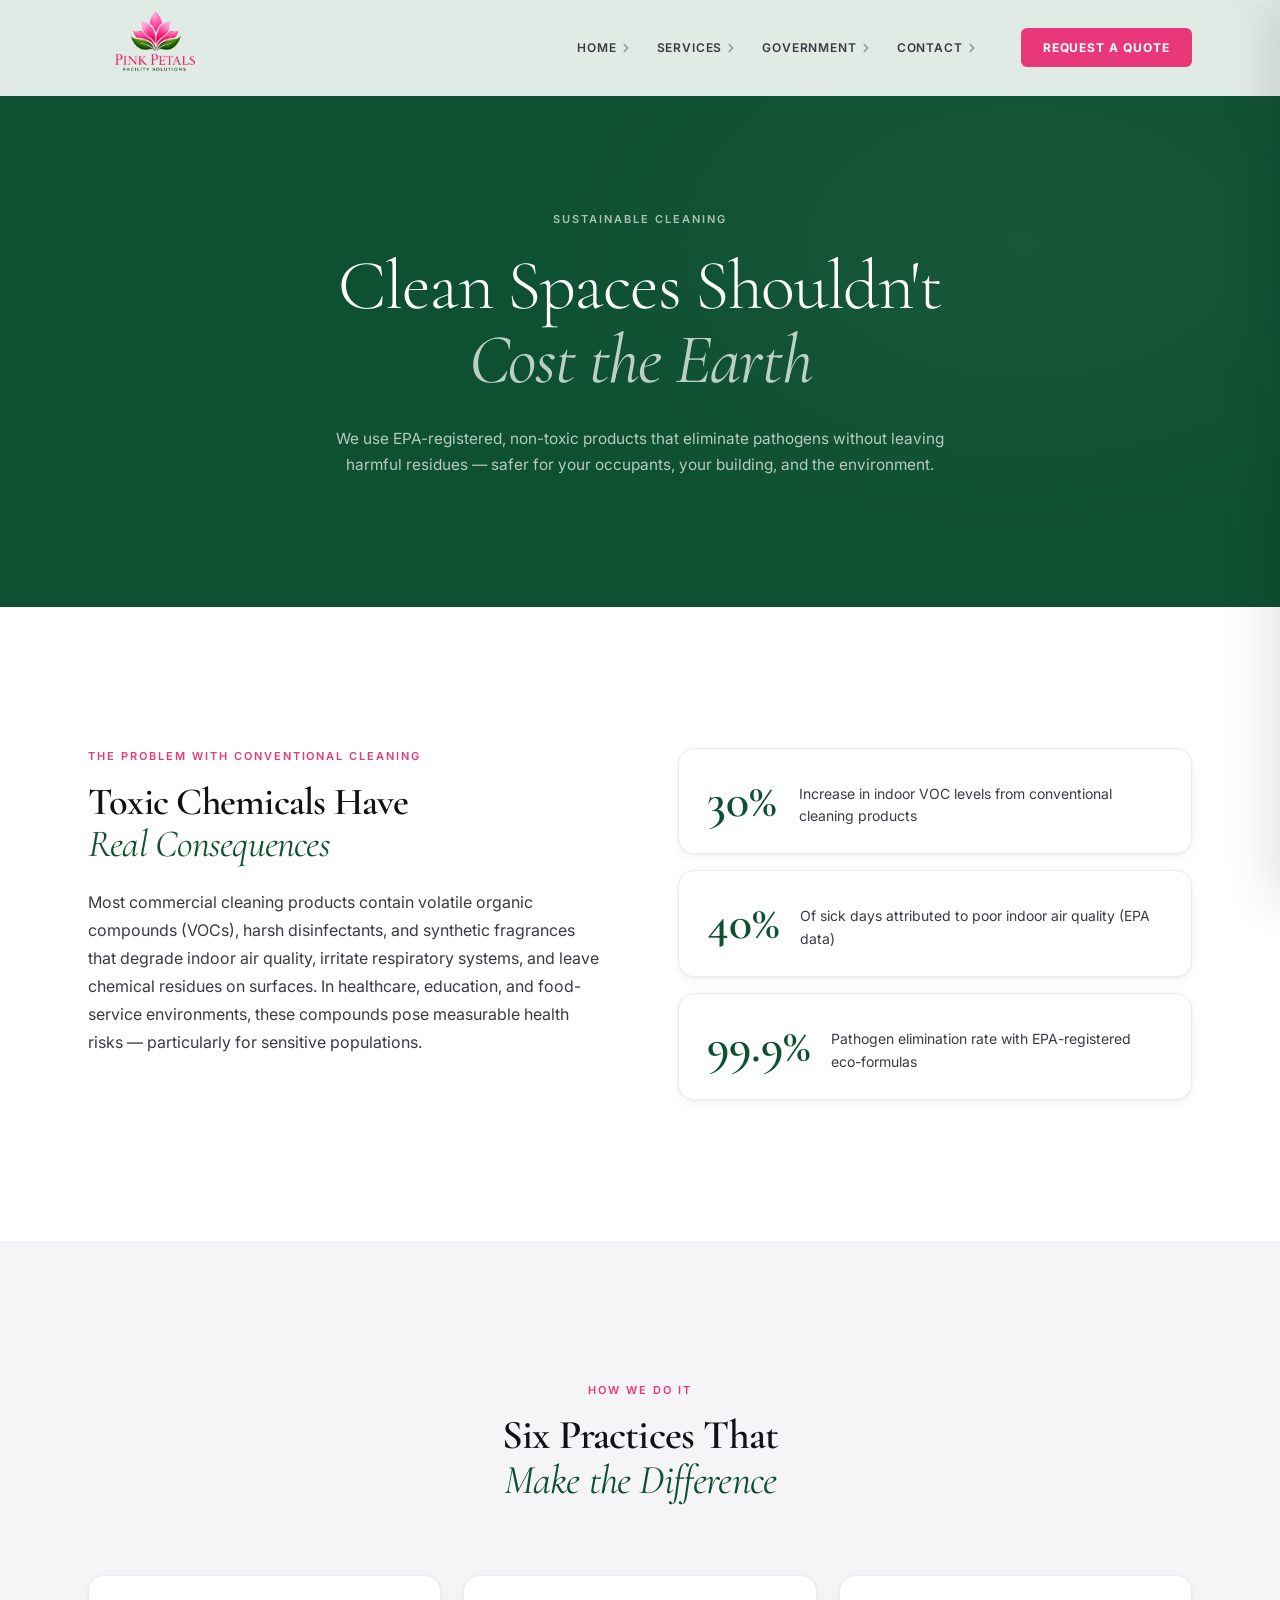
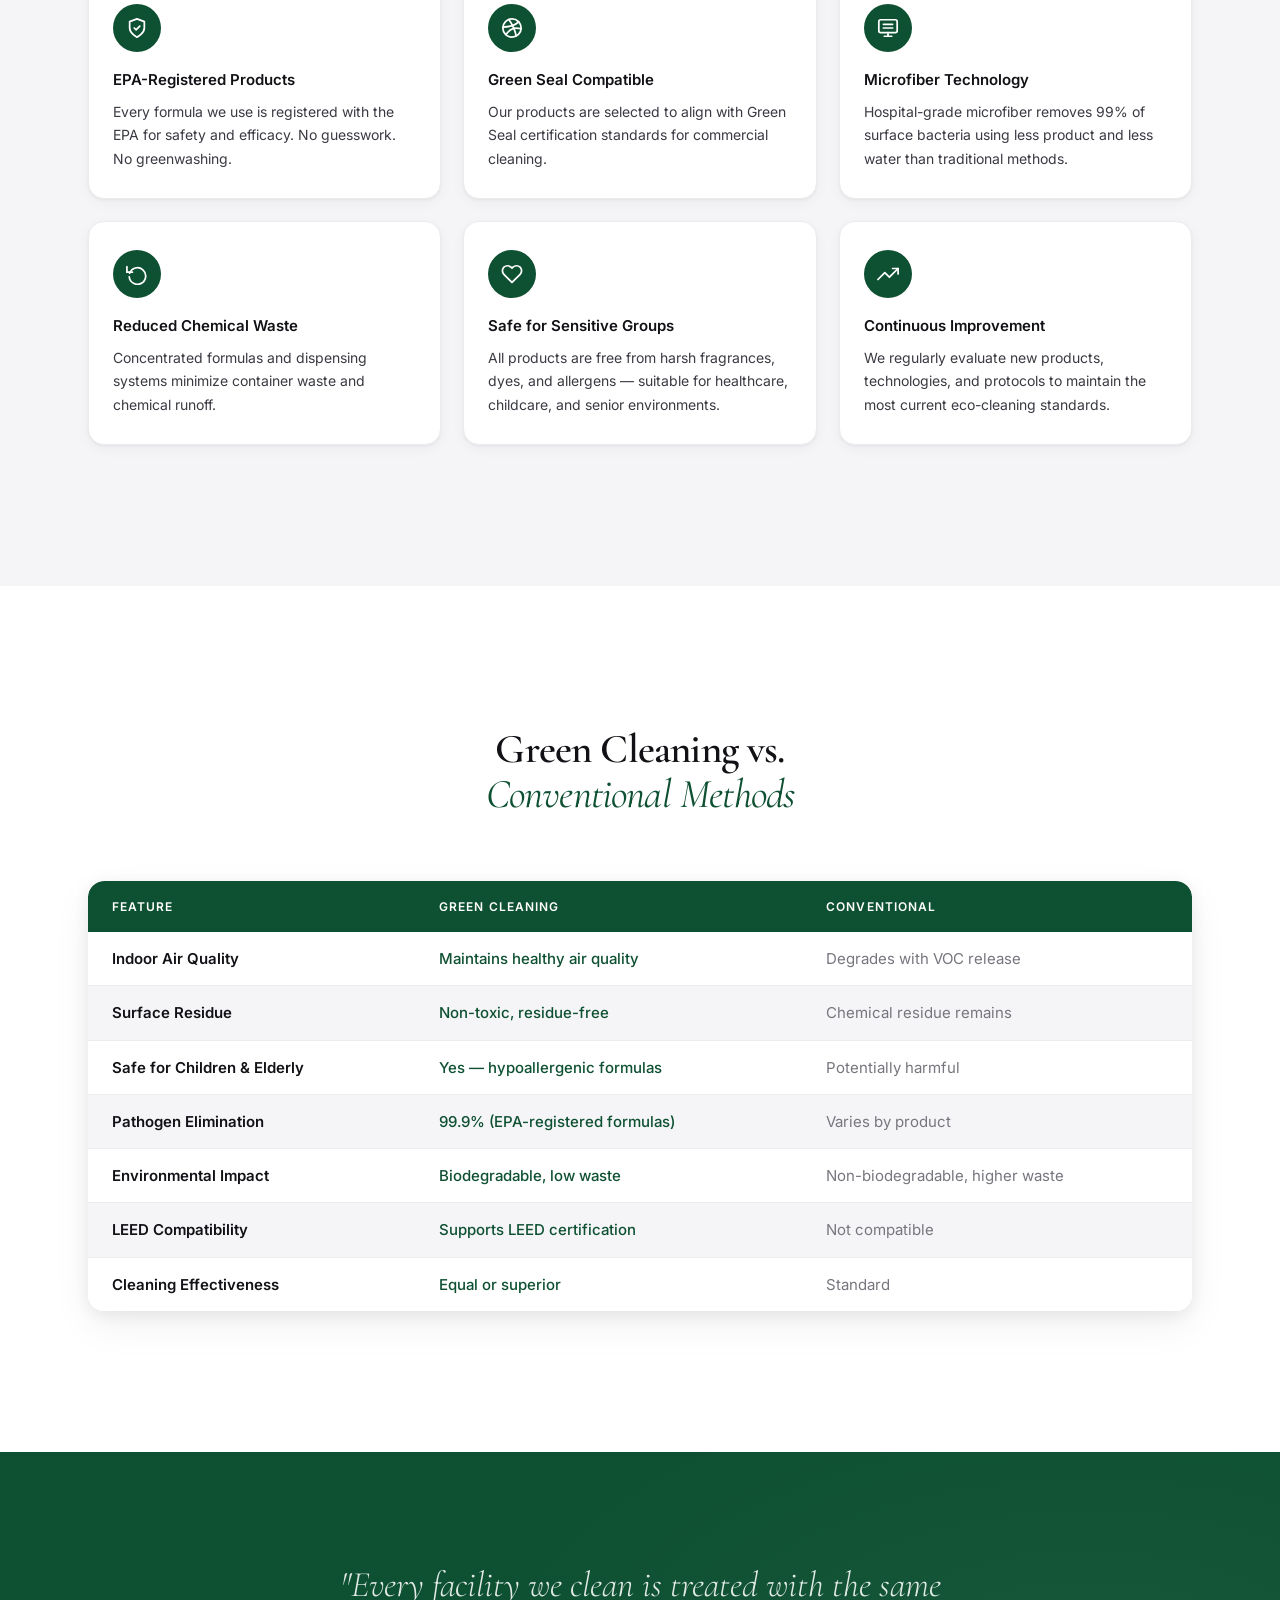
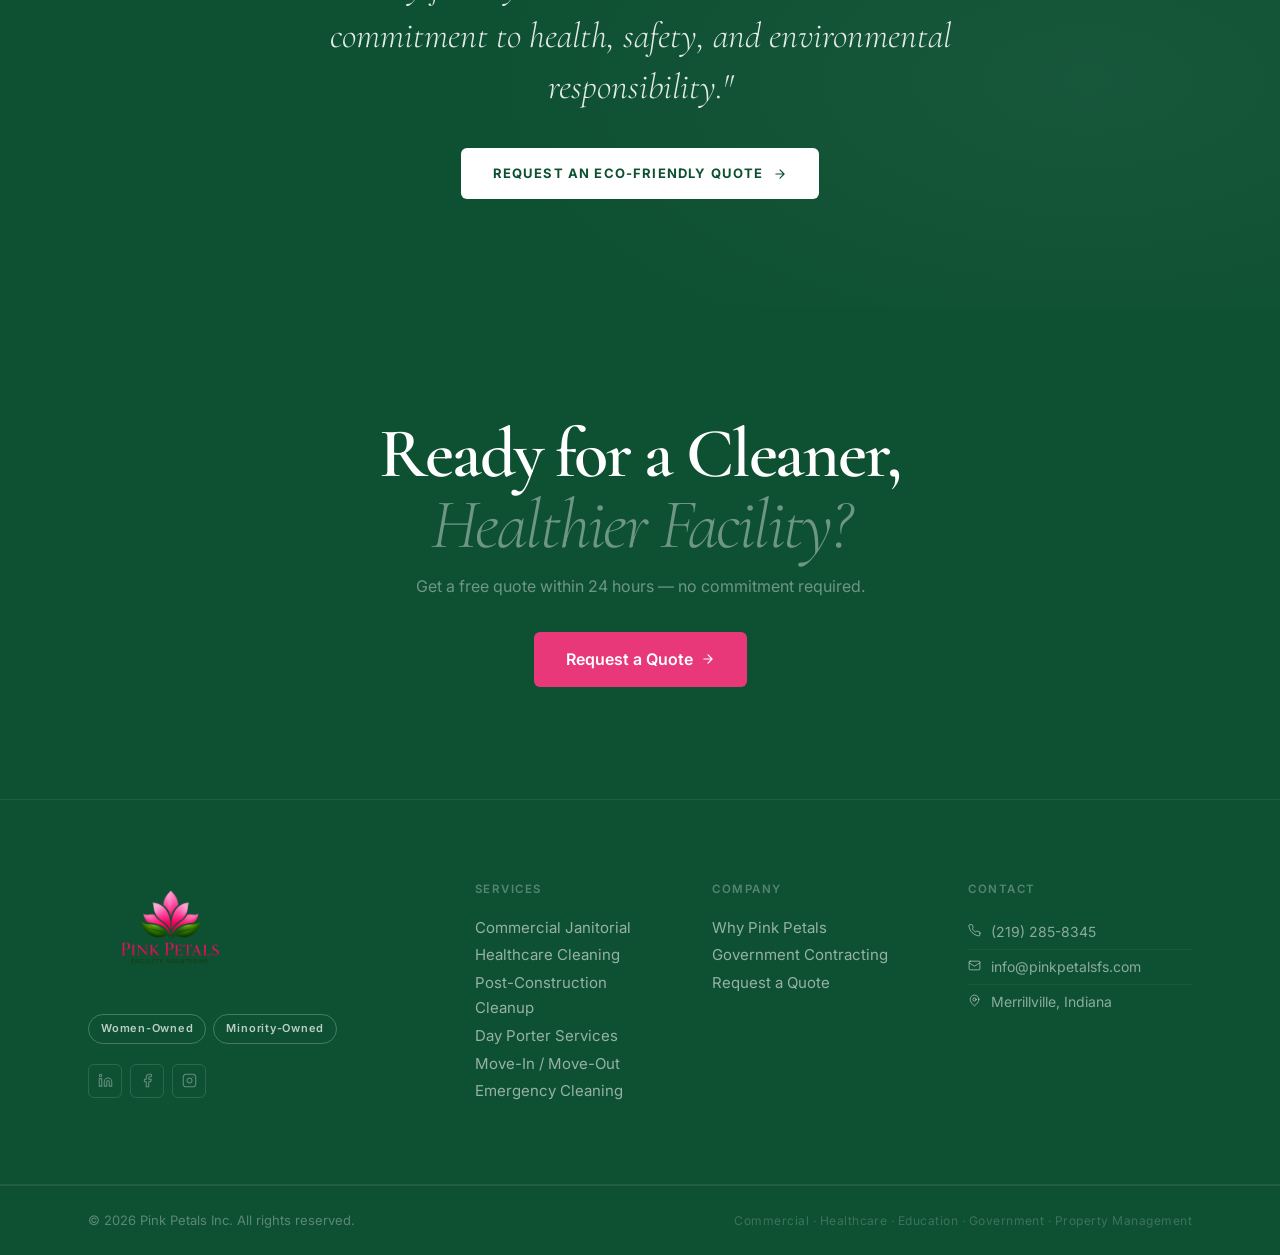
<file: pages/eco-friendly.html>
<!DOCTYPE html>
<html lang="en">
<head>
  <meta charset="UTF-8">
  <meta name="viewport" content="width=device-width, initial-scale=1.0">
  <title>Eco-Friendly Cleaning — Pink Petals Facility Solutions</title>
  <meta name="description" content="Pink Petals uses EPA-registered, non-toxic cleaning products that eliminate pathogens without leaving harmful residues — safer for your occupants, your building, and the environment.">
  <link rel="preconnect" href="https://fonts.googleapis.com">
  <link rel="preconnect" href="https://fonts.gstatic.com" crossorigin>
  <link href="https://fonts.googleapis.com/css2?family=Cormorant+Garamond:ital,wght@0,300;0,400;0,600;1,300;1,400;1,600&family=Inter:wght@300;400;500;600;700&display=swap" rel="stylesheet">
  <link rel="stylesheet" href="../css/styles.css?v=3">
  <link rel="icon" href="../images/logo.png" type="image/png">

  <style>
    /* ── ECO-FRIENDLY PAGE — page-specific styles ──────────────────── */

    /* ── Hero ─────────────────────────────────────────────────────── */
    .eco-hero {
      padding-top: var(--nav-h);
      background: var(--c-emerald);
      position: relative;
      overflow: hidden;
    }
    /* subtle texture overlay */
    .eco-hero::before {
      content: '';
      position: absolute;
      inset: 0;
      background:
        radial-gradient(ellipse 60% 80% at 80% 40%, rgba(255,255,255,0.04) 0%, transparent 70%),
        radial-gradient(ellipse 40% 60% at 10% 90%, rgba(14,80,50,0.6) 0%, transparent 60%);
      pointer-events: none;
    }
    .eco-hero-inner {
      position: relative;
      z-index: 1;
      padding: clamp(72px, 9vw, 120px) 0 clamp(80px, 10vw, 128px);
      text-align: center;
      max-width: 780px;
      margin: 0 auto;
    }
    .eco-hero .eyebrow {
      color: rgba(255, 255, 255, 0.65);
      margin-bottom: 20px;
      display: block;
    }
    .eco-hero-h1 {
      font-family: var(--f-display);
      font-size: clamp(2.75rem, 5.5vw, 5rem);
      font-weight: var(--fw-light);
      line-height: 1.06;
      letter-spacing: -0.02em;
      color: #ffffff;
      margin-bottom: 28px;
    }
    .eco-hero-h1 em {
      font-style: italic;
      font-weight: var(--fw-regular);
      color: rgba(255, 255, 255, 0.72);
    }
    .eco-hero-lead {
      font-size: clamp(0.9375rem, 1.2vw, 1.0625rem);
      line-height: 1.72;
      color: rgba(255, 255, 255, 0.70);
      max-width: 640px;
      margin: 0 auto;
    }

    /* ── Section common ────────────────────────────────────────────── */
    .eco-section {
      padding: var(--section-py) 0;
    }
    .eco-section--alt {
      background: var(--c-bg-alt);
    }

    /* ── Why It Matters — two-column ───────────────────────────────── */
    .why-layout {
      display: grid;
      grid-template-columns: 1fr 1fr;
      gap: clamp(48px, 6vw, 88px);
      align-items: start;
    }
    .why-left .eyebrow {
      display: block;
      margin-bottom: 16px;
    }
    .why-h2 {
      font-family: var(--f-display);
      font-size: clamp(2rem, 3vw, 2.875rem);
      font-weight: var(--fw-semibold);
      line-height: 1.1;
      letter-spacing: -0.02em;
      color: var(--c-text);
      margin-bottom: 22px;
    }
    .why-h2 em {
      font-style: italic;
      font-weight: var(--fw-regular);
      color: var(--c-emerald);
    }
    .why-desc {
      font-size: 1rem;
      line-height: 1.75;
      color: var(--c-text-2);
    }

    /* stat tiles */
    .why-stats {
      display: flex;
      flex-direction: column;
      gap: 16px;
    }
    .stat-tile {
      background: var(--c-white);
      border: 1px solid var(--c-border-soft);
      border-radius: var(--radius-lg);
      box-shadow: var(--shadow-sm);
      padding: 28px 28px 26px;
      display: flex;
      align-items: flex-start;
      gap: 20px;
    }
    .stat-tile-num {
      font-family: var(--f-display);
      font-size: clamp(2.25rem, 4vw, 3rem);
      font-weight: var(--fw-semibold);
      line-height: 1;
      color: var(--c-emerald);
      white-space: nowrap;
      flex-shrink: 0;
      min-width: 72px;
    }
    .stat-tile-body {
      padding-top: 6px;
    }
    .stat-tile-desc {
      font-size: 0.875rem;
      line-height: 1.6;
      color: var(--c-text-2);
    }

    /* ── Our Approach — 6 cards ─────────────────────────────────────── */
    .approach-head {
      text-align: center;
      max-width: 640px;
      margin: 0 auto clamp(48px, 6vw, 72px);
    }
    .approach-head .eyebrow {
      display: block;
      margin-bottom: 14px;
    }
    .approach-h2 {
      font-family: var(--f-display);
      font-size: clamp(2rem, 3.2vw, 3rem);
      font-weight: var(--fw-semibold);
      line-height: 1.1;
      letter-spacing: -0.02em;
      color: var(--c-text);
    }
    .approach-h2 em {
      font-style: italic;
      font-weight: var(--fw-regular);
      color: var(--c-emerald);
    }
    .approach-grid {
      display: grid;
      grid-template-columns: repeat(3, 1fr);
      gap: 22px;
    }
    .approach-card {
      background: var(--c-white);
      border: 1px solid var(--c-border-soft);
      border-radius: var(--radius-lg);
      box-shadow: var(--shadow-sm);
      padding: 28px 24px;
      transition: box-shadow 0.25s ease, transform 0.25s ease;
    }
    .approach-card:hover {
      box-shadow: var(--shadow-md);
      transform: translateY(-3px);
    }
    .approach-icon {
      width: 48px;
      height: 48px;
      border-radius: 50%;
      background: var(--c-emerald);
      display: flex;
      align-items: center;
      justify-content: center;
      color: #ffffff;
      margin-bottom: 18px;
      flex-shrink: 0;
    }
    .approach-card-h3 {
      font-family: var(--f-sans);
      font-size: 0.9375rem;
      font-weight: var(--fw-semibold);
      color: var(--c-text);
      margin-bottom: 10px;
      line-height: 1.3;
    }
    .approach-card-p {
      font-size: 0.875rem;
      line-height: 1.68;
      color: var(--c-text-2);
    }

    /* ── Comparison Table ───────────────────────────────────────────── */
    .table-head {
      text-align: center;
      max-width: 640px;
      margin: 0 auto clamp(48px, 5vw, 64px);
    }
    .table-h2 {
      font-family: var(--f-display);
      font-size: clamp(2rem, 3.2vw, 3rem);
      font-weight: var(--fw-semibold);
      line-height: 1.1;
      letter-spacing: -0.02em;
      color: var(--c-text);
    }
    .table-h2 em {
      font-style: italic;
      font-weight: var(--fw-regular);
      color: var(--c-emerald);
    }
    .table-wrap {
      overflow-x: auto;
      border-radius: var(--radius-lg);
      box-shadow: var(--shadow-md);
    }
    .eco-table {
      width: 100%;
      border-collapse: collapse;
      background: var(--c-white);
      font-size: 0.9375rem;
      min-width: 560px;
    }
    .eco-table thead tr th {
      padding: 16px 24px;
      text-align: left;
      font-size: 0.75rem;
      font-weight: var(--fw-semibold);
      letter-spacing: 0.09em;
      text-transform: uppercase;
      background: var(--c-emerald);
      color: #ffffff;
    }
    .eco-table thead tr th:first-child {
      border-radius: var(--radius-lg) 0 0 0;
    }
    .eco-table thead tr th:last-child {
      border-radius: 0 var(--radius-lg) 0 0;
    }
    .eco-table tbody tr td {
      padding: 15px 24px;
      border-bottom: 1px solid var(--c-border-soft);
      color: var(--c-text-2);
      vertical-align: middle;
      line-height: 1.55;
    }
    .eco-table tbody tr td:first-child {
      font-weight: var(--fw-semibold);
      color: var(--c-text);
    }
    .eco-table tbody tr:nth-child(even) td {
      background: var(--c-bg-alt);
    }
    .eco-table tbody tr:last-child td {
      border-bottom: none;
    }
    .eco-table tbody tr:last-child td:first-child {
      border-radius: 0 0 0 var(--radius-lg);
    }
    .eco-table tbody tr:last-child td:last-child {
      border-radius: 0 0 var(--radius-lg) 0;
    }
    .eco-table .cell-green {
      color: var(--c-emerald);
      font-weight: var(--fw-medium);
    }
    .eco-table .cell-muted {
      color: var(--c-text-3);
    }

    /* ── CTA Banner ─────────────────────────────────────────────────── */
    .eco-cta {
      background: var(--c-emerald);
      padding: clamp(72px, 9vw, 108px) 0;
      position: relative;
      overflow: hidden;
    }
    .eco-cta::before {
      content: '';
      position: absolute;
      inset: 0;
      background: radial-gradient(ellipse 70% 100% at 85% 50%, rgba(255,255,255,0.04) 0%, transparent 70%);
      pointer-events: none;
    }
    .eco-cta-inner {
      position: relative;
      z-index: 1;
      text-align: center;
      max-width: 680px;
      margin: 0 auto;
    }
    .eco-cta-quote {
      font-family: var(--f-display);
      font-size: clamp(1.5rem, 2.8vw, 2.375rem);
      font-weight: var(--fw-light);
      font-style: italic;
      line-height: 1.42;
      color: rgba(255, 255, 255, 0.88);
      margin-bottom: 36px;
    }
    .eco-cta-btn {
      display: inline-flex;
      align-items: center;
      gap: 10px;
      padding: 15px 32px;
      background: #ffffff;
      color: var(--c-emerald);
      font-family: var(--f-sans);
      font-size: 0.8125rem;
      font-weight: var(--fw-bold);
      text-transform: uppercase;
      letter-spacing: 0.09em;
      border-radius: var(--radius-sm);
      transition: background 0.2s, transform 0.2s, box-shadow 0.2s;
    }
    .eco-cta-btn:hover {
      background: var(--c-bg-alt);
      transform: translateY(-2px);
      box-shadow: 0 8px 32px rgba(0, 0, 0, 0.18);
    }
    .eco-cta-btn svg {
      transition: transform 0.2s ease;
    }
    .eco-cta-btn:hover svg {
      transform: translateX(3px);
    }

    /* ── Responsive ─────────────────────────────────────────────────── */
    @media (max-width: 860px) {
      .why-layout {
        grid-template-columns: 1fr;
        gap: 48px;
      }
      .approach-grid {
        grid-template-columns: repeat(2, 1fr);
      }
    }
    @media (max-width: 560px) {
      .approach-grid {
        grid-template-columns: 1fr;
      }
      .eco-table thead tr th:first-child { border-radius: 0; }
      .eco-table thead tr th:last-child  { border-radius: 0; }
    }

    /* ── Mobile nav show ────────────────────────────────────────────── */
    @media (max-width: 860px) {
      .nav-links, .nav-cta { display: none; }
      .nav-burger { display: flex; }
    }
  </style>
</head>
<body>

<!-- ══════════════════════════════════════════════════
     NAVIGATION
══════════════════════════════════════════════════ -->
<header class="nav" id="site-nav">
  <div class="nav-inner">
    <a href="../index.html" class="nav-logo" aria-label="Pink Petals Facility Solutions — Home">
      <img src="../images/logo.png" alt="Pink Petals Facility Solutions" class="nav-logo-img" onerror="this.style.display='none'">
    </a>
    <nav class="nav-links" aria-label="Main navigation">
      <a href="../index.html" class="nav-link">Home
        <svg class="nav-link-chevron" width="10" height="10" viewBox="0 0 12 12" fill="none" stroke="currentColor" stroke-width="2" stroke-linecap="round" stroke-linejoin="round" aria-hidden="true"><polyline points="4 2 8 6 4 10"/></svg>
      </a>
      <a href="services.html" class="nav-link">Services
        <svg class="nav-link-chevron" width="10" height="10" viewBox="0 0 12 12" fill="none" stroke="currentColor" stroke-width="2" stroke-linecap="round" stroke-linejoin="round" aria-hidden="true"><polyline points="4 2 8 6 4 10"/></svg>
      </a>
      <a href="../government.html" class="nav-link">Government
        <svg class="nav-link-chevron" width="10" height="10" viewBox="0 0 12 12" fill="none" stroke="currentColor" stroke-width="2" stroke-linecap="round" stroke-linejoin="round" aria-hidden="true"><polyline points="4 2 8 6 4 10"/></svg>
      </a>
      <a href="contact.html" class="nav-link">Contact
        <svg class="nav-link-chevron" width="10" height="10" viewBox="0 0 12 12" fill="none" stroke="currentColor" stroke-width="2" stroke-linecap="round" stroke-linejoin="round" aria-hidden="true"><polyline points="4 2 8 6 4 10"/></svg>
      </a>
    </nav>
    <a href="contact.html" class="nav-cta">Request a Quote</a>
    <button class="nav-burger" aria-label="Open menu" aria-expanded="false">
      <span></span><span></span><span></span>
    </button>
  </div>
</header>
<div class="drawer" id="drawer" aria-hidden="true">
  <div class="drawer-top">
    <img src="../images/logo.png" alt="Pink Petals" class="drawer-logo" onerror="this.style.display='none'">
    <button class="drawer-x" aria-label="Close menu">&#x2715;</button>
  </div>
  <nav class="drawer-nav" aria-label="Mobile navigation">
    <a href="../index.html"      class="drawer-link">Home</a>
    <a href="services.html"      class="drawer-link">Services</a>
    <a href="../government.html" class="drawer-link">Government</a>
    <a href="contact.html"       class="drawer-link">Contact</a>
  </nav>
  <div class="drawer-foot">
    <a href="contact.html" class="drawer-btn">Request a Quote</a>
    <a href="tel:2192858345" class="drawer-tel">(219) 285-8345</a>
  </div>
</div>
<div class="drawer-scrim" id="drawer-scrim"></div>


<!-- ══════════════════════════════════════════════════
     SECTION 1 — HERO
══════════════════════════════════════════════════ -->
<section class="eco-hero">
  <div class="wrap">
    <div class="eco-hero-inner">
      <span class="eyebrow" data-reveal="up">Sustainable Cleaning</span>
      <h1 class="eco-hero-h1" data-reveal="up">
        Clean Spaces Shouldn't<br><em>Cost the Earth</em>
      </h1>
      <p class="eco-hero-lead" data-reveal="up">
        We use EPA-registered, non-toxic products that eliminate pathogens without leaving harmful residues — safer for your occupants, your building, and the environment.
      </p>
    </div>
  </div>
</section>


<!-- ══════════════════════════════════════════════════
     SECTION 2 — WHY IT MATTERS
══════════════════════════════════════════════════ -->
<section class="eco-section" aria-labelledby="why-h2">
  <div class="wrap">
    <div class="why-layout">

      <!-- Left: content -->
      <div class="why-left" data-reveal="up">
        <span class="eyebrow">The Problem with Conventional Cleaning</span>
        <h2 class="why-h2" id="why-h2">
          Toxic Chemicals Have<br><em>Real Consequences</em>
        </h2>
        <p class="why-desc">
          Most commercial cleaning products contain volatile organic compounds (VOCs), harsh disinfectants, and synthetic fragrances that degrade indoor air quality, irritate respiratory systems, and leave chemical residues on surfaces. In healthcare, education, and food-service environments, these compounds pose measurable health risks — particularly for sensitive populations.
        </p>
      </div>

      <!-- Right: stat tiles -->
      <div class="why-stats" data-reveal="up">
        <div class="stat-tile">
          <div class="stat-tile-num">30%</div>
          <div class="stat-tile-body">
            <p class="stat-tile-desc">Increase in indoor VOC levels from conventional cleaning products</p>
          </div>
        </div>
        <div class="stat-tile">
          <div class="stat-tile-num">40%</div>
          <div class="stat-tile-body">
            <p class="stat-tile-desc">Of sick days attributed to poor indoor air quality (EPA data)</p>
          </div>
        </div>
        <div class="stat-tile">
          <div class="stat-tile-num">99.9%</div>
          <div class="stat-tile-body">
            <p class="stat-tile-desc">Pathogen elimination rate with EPA-registered eco-formulas</p>
          </div>
        </div>
      </div>

    </div>
  </div>
</section>


<!-- ══════════════════════════════════════════════════
     SECTION 3 — OUR APPROACH
══════════════════════════════════════════════════ -->
<section class="eco-section eco-section--alt" aria-labelledby="approach-h2">
  <div class="wrap">

    <header class="approach-head" data-reveal="up">
      <span class="eyebrow">How We Do It</span>
      <h2 class="approach-h2" id="approach-h2">
        Six Practices That<br><em>Make the Difference</em>
      </h2>
    </header>

    <div class="approach-grid">

      <div class="approach-card" data-reveal="up">
        <div class="approach-icon" aria-hidden="true">
          <!-- Shield check — EPA registered -->
          <svg width="22" height="22" viewBox="0 0 24 24" fill="none" stroke="currentColor" stroke-width="1.9" stroke-linecap="round" stroke-linejoin="round"><path d="M12 22s8-4 8-10V5l-8-3-8 3v7c0 6 8 10 8 10z"/><polyline points="9 12 11 14 15 10"/></svg>
        </div>
        <h3 class="approach-card-h3">EPA-Registered Products</h3>
        <p class="approach-card-p">Every formula we use is registered with the EPA for safety and efficacy. No guesswork. No greenwashing.</p>
      </div>

      <div class="approach-card" data-reveal="up">
        <div class="approach-icon" aria-hidden="true">
          <!-- Leaf / globe — Green Seal -->
          <svg width="22" height="22" viewBox="0 0 24 24" fill="none" stroke="currentColor" stroke-width="1.9" stroke-linecap="round" stroke-linejoin="round"><circle cx="12" cy="12" r="10"/><path d="M8.56 2.75c4.37 6.03 6.02 9.42 8.03 17.72m2.54-15.38c-3.72 4.35-8.94 5.66-16.88 5.85m19.5 1.9c-3.5-.93-6.63-.82-8.94 0-2.58.92-5.01 2.86-7.44 6.32"/></svg>
        </div>
        <h3 class="approach-card-h3">Green Seal Compatible</h3>
        <p class="approach-card-p">Our products are selected to align with Green Seal certification standards for commercial cleaning.</p>
      </div>

      <div class="approach-card" data-reveal="up">
        <div class="approach-icon" aria-hidden="true">
          <!-- Grid / microfiber -->
          <svg width="22" height="22" viewBox="0 0 24 24" fill="none" stroke="currentColor" stroke-width="1.9" stroke-linecap="round" stroke-linejoin="round"><rect x="2" y="3" width="20" height="14" rx="2"/><line x1="8" y1="21" x2="16" y2="21"/><line x1="12" y1="17" x2="12" y2="21"/><line x1="7" y1="8" x2="17" y2="8"/><line x1="7" y1="12" x2="17" y2="12"/></svg>
        </div>
        <h3 class="approach-card-h3">Microfiber Technology</h3>
        <p class="approach-card-p">Hospital-grade microfiber removes 99% of surface bacteria using less product and less water than traditional methods.</p>
      </div>

      <div class="approach-card" data-reveal="up">
        <div class="approach-icon" aria-hidden="true">
          <!-- Recycle / waste reduction -->
          <svg width="22" height="22" viewBox="0 0 24 24" fill="none" stroke="currentColor" stroke-width="1.9" stroke-linecap="round" stroke-linejoin="round"><polyline points="1 4 1 10 7 10"/><path d="M3.51 15a9 9 0 1 0 .49-3.84"/></svg>
        </div>
        <h3 class="approach-card-h3">Reduced Chemical Waste</h3>
        <p class="approach-card-p">Concentrated formulas and dispensing systems minimize container waste and chemical runoff.</p>
      </div>

      <div class="approach-card" data-reveal="up">
        <div class="approach-icon" aria-hidden="true">
          <!-- Heart / safe for sensitive groups -->
          <svg width="22" height="22" viewBox="0 0 24 24" fill="none" stroke="currentColor" stroke-width="1.9" stroke-linecap="round" stroke-linejoin="round"><path d="M20.84 4.61a5.5 5.5 0 0 0-7.78 0L12 5.67l-1.06-1.06a5.5 5.5 0 0 0-7.78 7.78l1.06 1.06L12 21.23l7.78-7.78 1.06-1.06a5.5 5.5 0 0 0 0-7.78z"/></svg>
        </div>
        <h3 class="approach-card-h3">Safe for Sensitive Groups</h3>
        <p class="approach-card-p">All products are free from harsh fragrances, dyes, and allergens — suitable for healthcare, childcare, and senior environments.</p>
      </div>

      <div class="approach-card" data-reveal="up">
        <div class="approach-icon" aria-hidden="true">
          <!-- Trending up — continuous improvement -->
          <svg width="22" height="22" viewBox="0 0 24 24" fill="none" stroke="currentColor" stroke-width="1.9" stroke-linecap="round" stroke-linejoin="round"><polyline points="23 6 13.5 15.5 8.5 10.5 1 18"/><polyline points="17 6 23 6 23 12"/></svg>
        </div>
        <h3 class="approach-card-h3">Continuous Improvement</h3>
        <p class="approach-card-p">We regularly evaluate new products, technologies, and protocols to maintain the most current eco-cleaning standards.</p>
      </div>

    </div>
  </div>
</section>


<!-- ══════════════════════════════════════════════════
     SECTION 4 — COMPARISON TABLE
══════════════════════════════════════════════════ -->
<section class="eco-section" aria-labelledby="table-h2">
  <div class="wrap">

    <header class="table-head" data-reveal="up">
      <h2 class="table-h2" id="table-h2">
        Green Cleaning vs.<br><em>Conventional Methods</em>
      </h2>
    </header>

    <div class="table-wrap" data-reveal="up">
      <table class="eco-table" aria-label="Green cleaning compared to conventional cleaning methods">
        <thead>
          <tr>
            <th scope="col">Feature</th>
            <th scope="col">Green Cleaning</th>
            <th scope="col">Conventional</th>
          </tr>
        </thead>
        <tbody>
          <tr>
            <td>Indoor Air Quality</td>
            <td class="cell-green">Maintains healthy air quality</td>
            <td class="cell-muted">Degrades with VOC release</td>
          </tr>
          <tr>
            <td>Surface Residue</td>
            <td class="cell-green">Non-toxic, residue-free</td>
            <td class="cell-muted">Chemical residue remains</td>
          </tr>
          <tr>
            <td>Safe for Children &amp; Elderly</td>
            <td class="cell-green">Yes — hypoallergenic formulas</td>
            <td class="cell-muted">Potentially harmful</td>
          </tr>
          <tr>
            <td>Pathogen Elimination</td>
            <td class="cell-green">99.9% (EPA-registered formulas)</td>
            <td class="cell-muted">Varies by product</td>
          </tr>
          <tr>
            <td>Environmental Impact</td>
            <td class="cell-green">Biodegradable, low waste</td>
            <td class="cell-muted">Non-biodegradable, higher waste</td>
          </tr>
          <tr>
            <td>LEED Compatibility</td>
            <td class="cell-green">Supports LEED certification</td>
            <td class="cell-muted">Not compatible</td>
          </tr>
          <tr>
            <td>Cleaning Effectiveness</td>
            <td class="cell-green">Equal or superior</td>
            <td class="cell-muted">Standard</td>
          </tr>
        </tbody>
      </table>
    </div>

  </div>
</section>


<!-- ══════════════════════════════════════════════════
     SECTION 5 — CTA BANNER
══════════════════════════════════════════════════ -->
<section class="eco-cta" aria-label="Call to action">
  <div class="wrap">
    <div class="eco-cta-inner">
      <p class="eco-cta-quote" data-reveal="up">
        "Every facility we clean is treated with the same commitment to health, safety, and environmental responsibility."
      </p>
      <a href="contact.html" class="eco-cta-btn" data-reveal="up">
        Request an Eco-Friendly Quote
        <svg width="14" height="14" viewBox="0 0 24 24" fill="none" stroke="currentColor" stroke-width="2" stroke-linecap="round" stroke-linejoin="round" aria-hidden="true"><path d="M5 12h14m-7-7 7 7-7 7"/></svg>
      </a>
    </div>
  </div>
</section>


<!-- ══════════════════════════════════════════════════
     FOOTER
══════════════════════════════════════════════════ -->
<footer class="footer">
  <div class="ft-cta">
    <div class="wrap">
      <h2 class="ft-cta-h2">
        <span class="l1">Ready for a Cleaner,</span>
        <em class="l2">Healthier Facility?</em>
      </h2>
      <p class="ft-cta-sub">Get a free quote within 24 hours — no commitment required.</p>
      <a href="contact.html" class="ft-cta-btn">
        Request a Quote
        <svg width="14" height="14" viewBox="0 0 24 24" fill="none" stroke="currentColor" stroke-width="2" stroke-linecap="round" stroke-linejoin="round" aria-hidden="true"><path d="M5 12h14m-7-7 7 7-7 7"/></svg>
      </a>
    </div>
  </div>
  <div class="ft-body">
    <div class="wrap">
      <div class="ft-grid">
        <div class="ft-brand">
          <div class="ft-logo">
            <img src="../images/logo.png" alt="Pink Petals Facility Solutions" class="ft-logo-img" onerror="this.style.display='none'">
          </div>
          <div class="ft-certs">
            <span class="ft-cert">Women-Owned</span>
            <span class="ft-cert">Minority-Owned</span>
          </div>
          <div class="ft-social">
            <a href="https://www.linkedin.com/in/pink-petals-facility-solutions" class="ft-soc" aria-label="LinkedIn" target="_blank" rel="noopener"><svg width="15" height="15" fill="none" stroke="currentColor" stroke-width="1.7" stroke-linecap="round" stroke-linejoin="round" viewBox="0 0 24 24"><path d="M16 8a6 6 0 0 1 6 6v7h-4v-7a2 2 0 0 0-2-2 2 2 0 0 0-2 2v7h-4v-7a6 6 0 0 1 6-6z"/><rect x="2" y="9" width="4" height="12"/><circle cx="4" cy="4" r="2"/></svg></a>
            <a href="#" class="ft-soc" aria-label="Facebook"><svg width="15" height="15" fill="none" stroke="currentColor" stroke-width="1.7" stroke-linecap="round" stroke-linejoin="round" viewBox="0 0 24 24"><path d="M18 2h-3a5 5 0 0 0-5 5v3H7v4h3v8h4v-8h3l1-4h-4V7a1 1 0 0 1 1-1h3z"/></svg></a>
            <a href="#" class="ft-soc" aria-label="Instagram"><svg width="15" height="15" fill="none" stroke="currentColor" stroke-width="1.7" stroke-linecap="round" stroke-linejoin="round" viewBox="0 0 24 24"><rect x="2" y="2" width="20" height="20" rx="5" ry="5"/><path d="M16 11.37A4 4 0 1 1 12.63 8 4 4 0 0 1 16 11.37z"/><line x1="17.5" y1="6.5" x2="17.51" y2="6.5"/></svg></a>
          </div>
        </div>
        <div class="ft-col">
          <p class="ft-col-head">Services</p>
          <ul class="ft-links">
            <li><a href="services.html#commercial-janitorial">Commercial Janitorial</a></li>
            <li><a href="services.html#healthcare-cleaning">Healthcare Cleaning</a></li>
            <li><a href="services.html#post-construction">Post-Construction Cleanup</a></li>
            <li><a href="services.html#day-porter">Day Porter Services</a></li>
            <li><a href="services.html#move-in-out">Move-In / Move-Out</a></li>
            <li><a href="services.html#emergency-cleaning">Emergency Cleaning</a></li>
          </ul>
        </div>
        <div class="ft-col">
          <p class="ft-col-head">Company</p>
          <ul class="ft-links">
            <li><a href="../index.html#why">Why Pink Petals</a></li>
            <li><a href="../government.html">Government Contracting</a></li>
            <li><a href="contact.html">Request a Quote</a></li>
          </ul>
        </div>
        <div class="ft-col">
          <p class="ft-col-head">Contact</p>
          <div class="ft-contact-list">
            <a href="tel:2192858345" class="ft-contact-item">
              <svg width="13" height="13" viewBox="0 0 24 24" fill="none" stroke="currentColor" stroke-width="1.8" stroke-linecap="round" stroke-linejoin="round"><path d="M22 16.92v3a2 2 0 0 1-2.18 2 19.79 19.79 0 0 1-8.63-3.07A19.5 19.5 0 0 1 4.69 12a19.79 19.79 0 0 1-3.07-8.67A2 2 0 0 1 3.6 1.18h3a2 2 0 0 1 2 1.72 12.84 12.84 0 0 0 .7 2.81 2 2 0 0 1-.45 2.11L7.91 8.69a16 16 0 0 0 6 6l1.27-.88a2 2 0 0 1 2.11-.45 12.84 12.84 0 0 0 2.81.7A2 2 0 0 1 22 16.92z"/></svg>
              (219) 285-8345
            </a>
            <a href="mailto:info@pinkpetalsfs.com" class="ft-contact-item">
              <svg width="13" height="13" viewBox="0 0 24 24" fill="none" stroke="currentColor" stroke-width="1.8" stroke-linecap="round" stroke-linejoin="round"><rect x="2" y="4" width="20" height="16" rx="2"/><path d="m22 7-8.97 5.7a1.94 1.94 0 0 1-2.06 0L2 7"/></svg>
              info@pinkpetalsfs.com
            </a>
            <span class="ft-contact-item">
              <svg width="13" height="13" viewBox="0 0 24 24" fill="none" stroke="currentColor" stroke-width="1.8" stroke-linecap="round" stroke-linejoin="round"><path d="M20 10c0 6-8 12-8 12s-8-6-8-12a8 8 0 0 1 16 0z"/><circle cx="12" cy="10" r="3"/></svg>
              Merrillville, Indiana
            </span>
          </div>
        </div>
      </div>
    </div>
  </div>
  <div class="ft-bar">
    <div class="ft-bar-inner">
      <p class="ft-bar-copy">&copy; 2026 Pink Petals Inc. All rights reserved.</p>
      <p class="ft-bar-sectors">Commercial &middot; Healthcare &middot; Education &middot; Government &middot; Property Management</p>
    </div>
  </div>
</footer>
<script src="../js/main.js?v=3"></script>

</body>
</html>
</file>
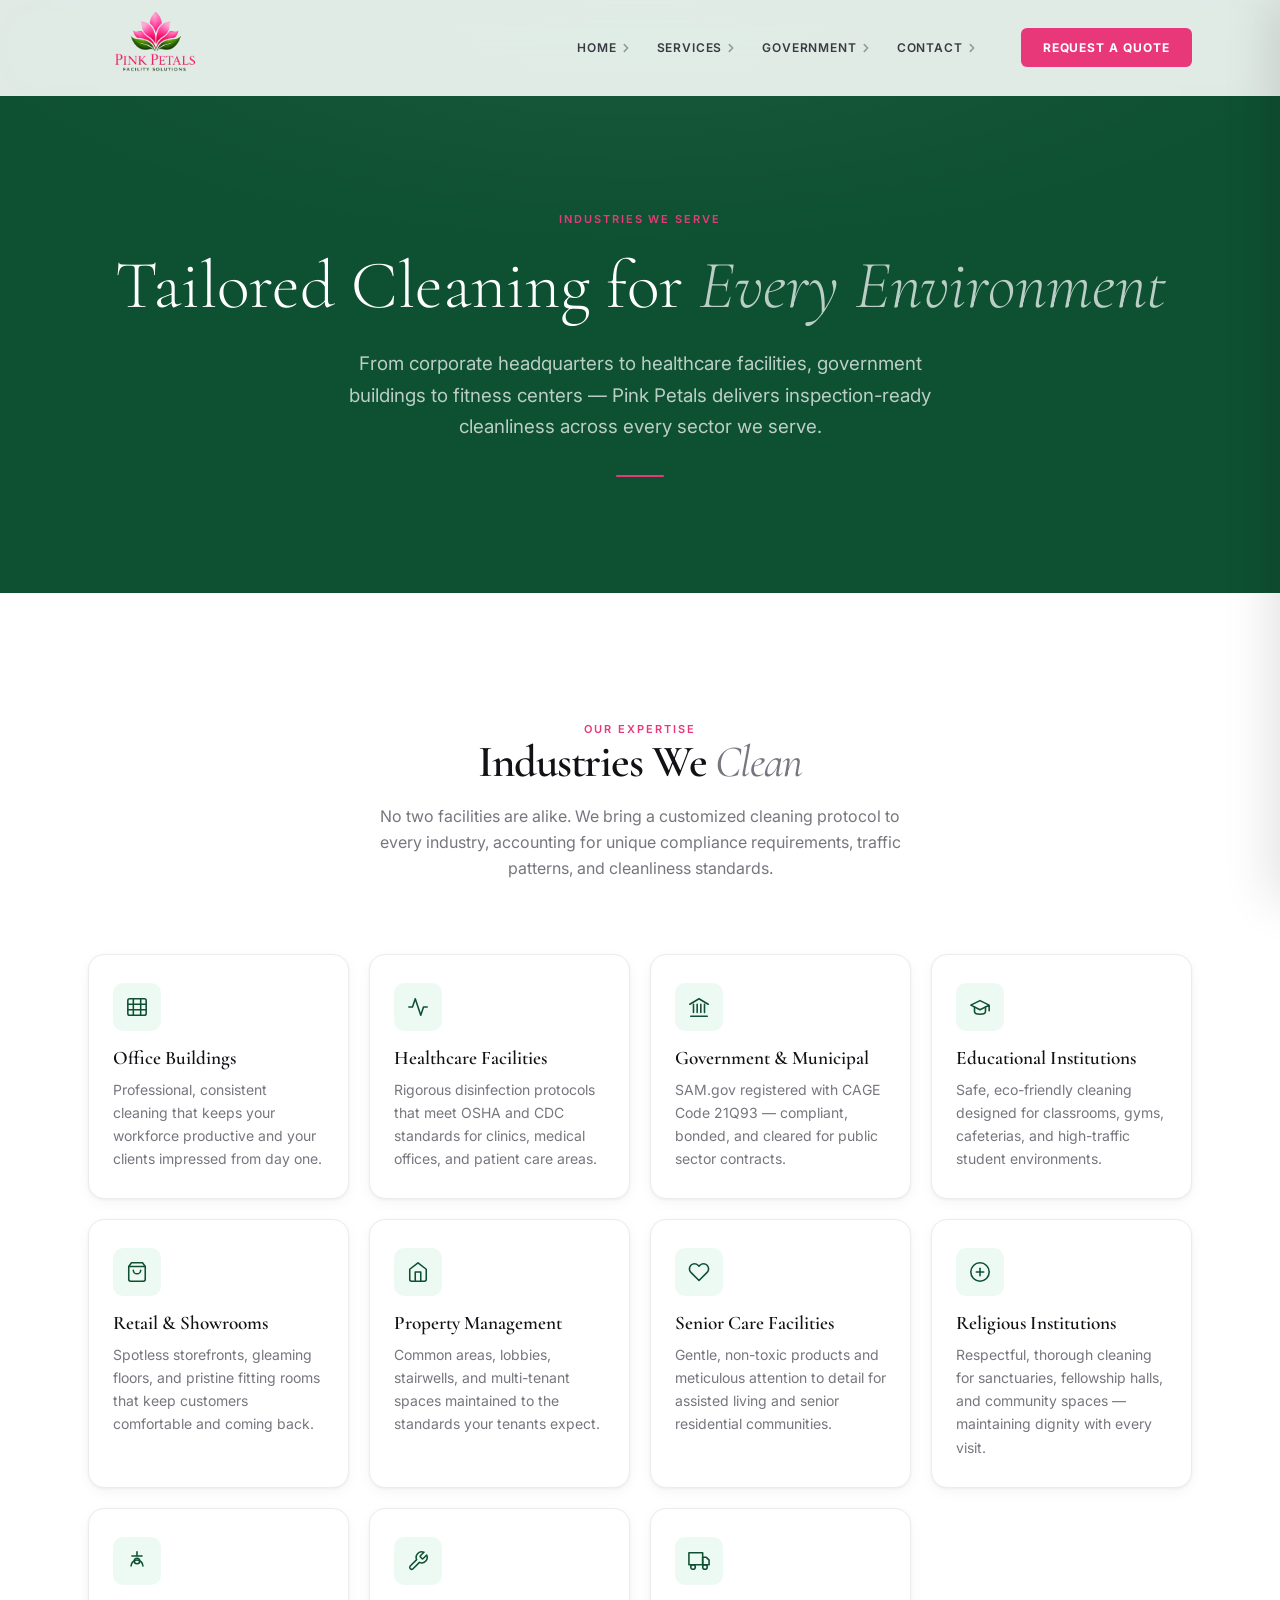
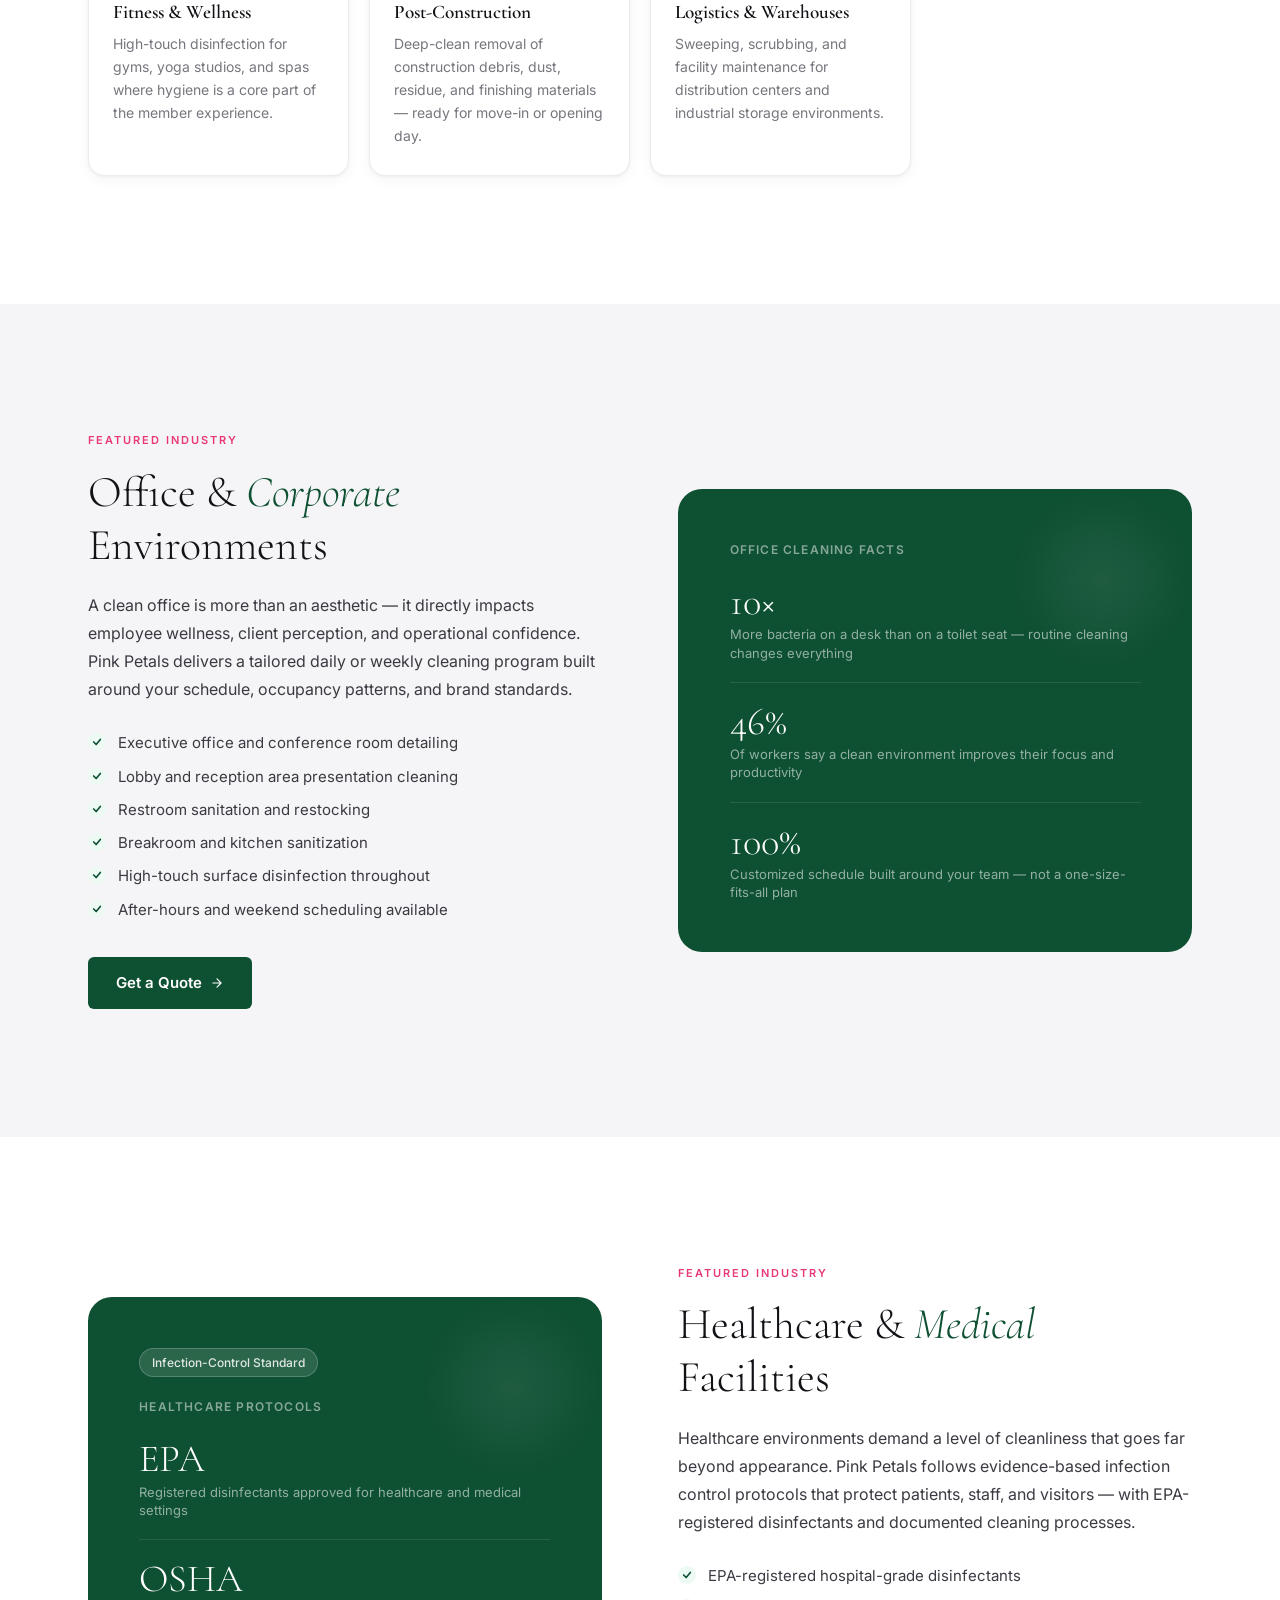
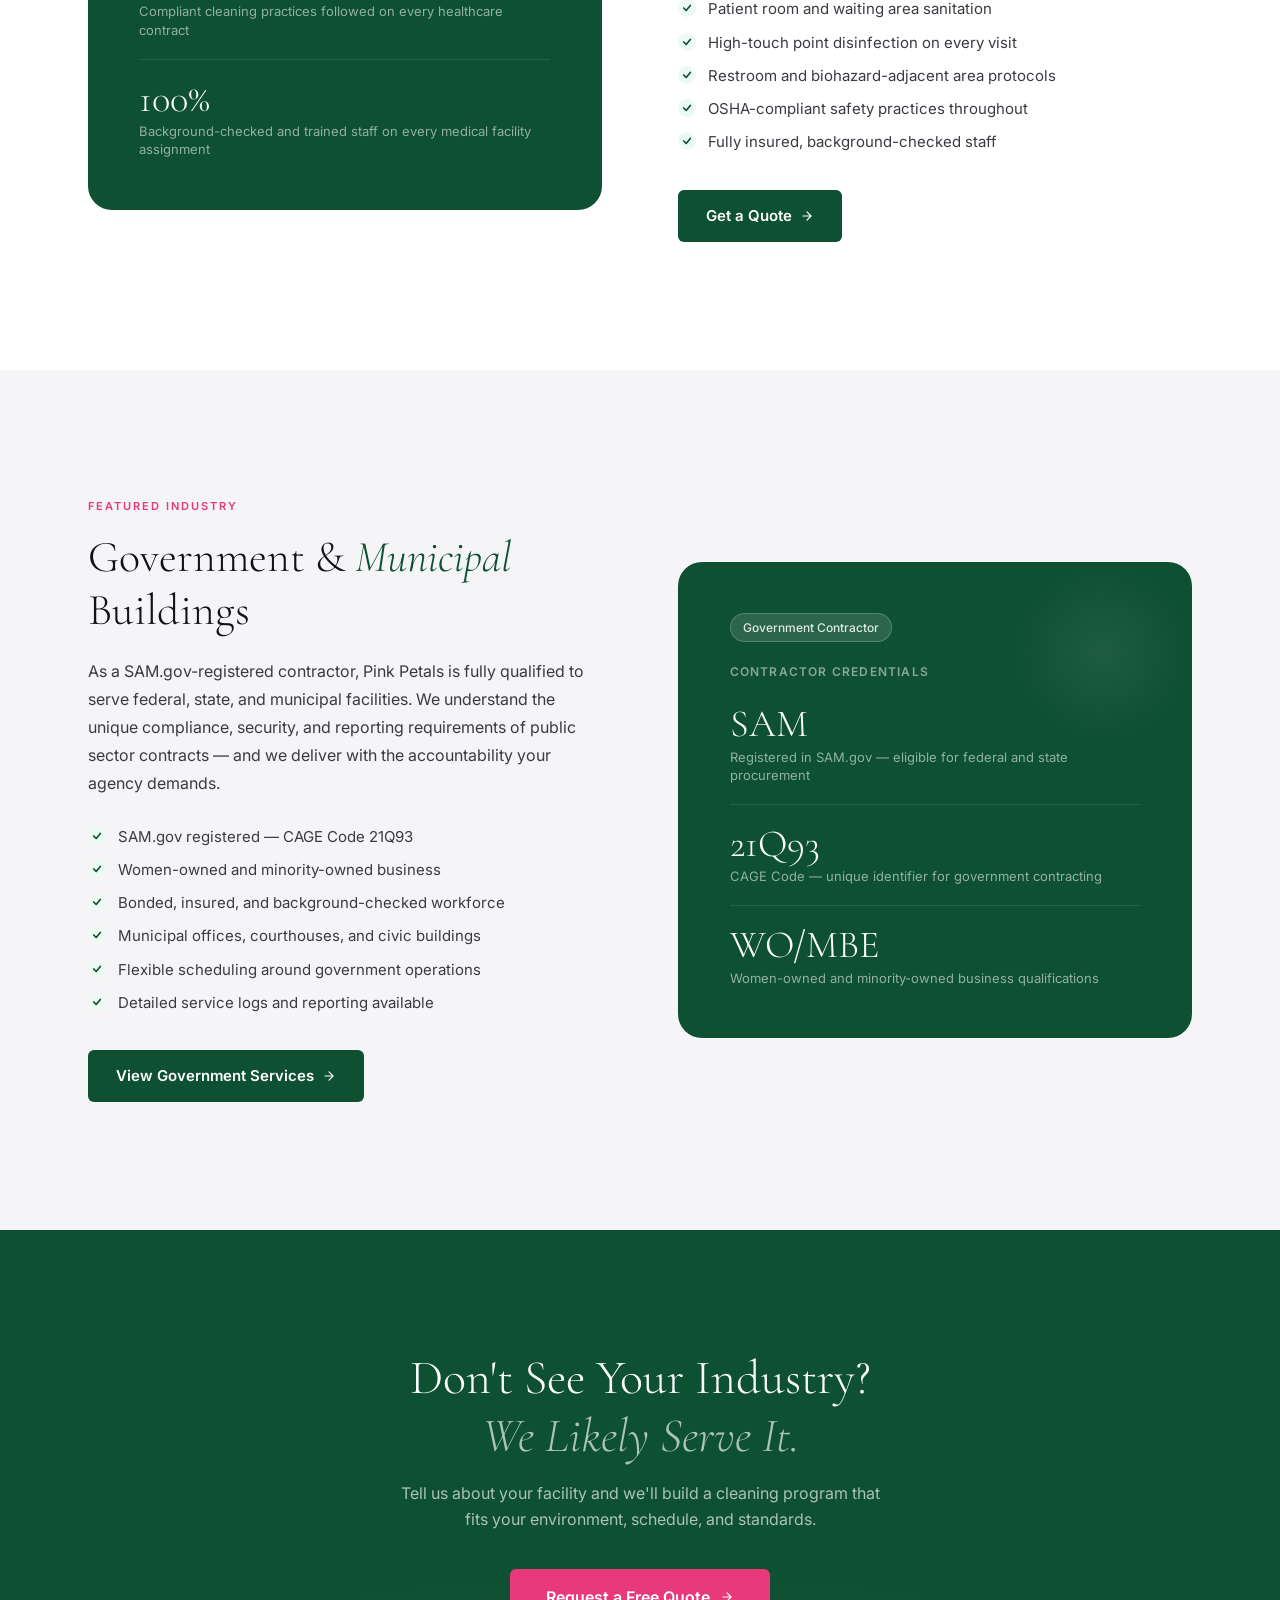
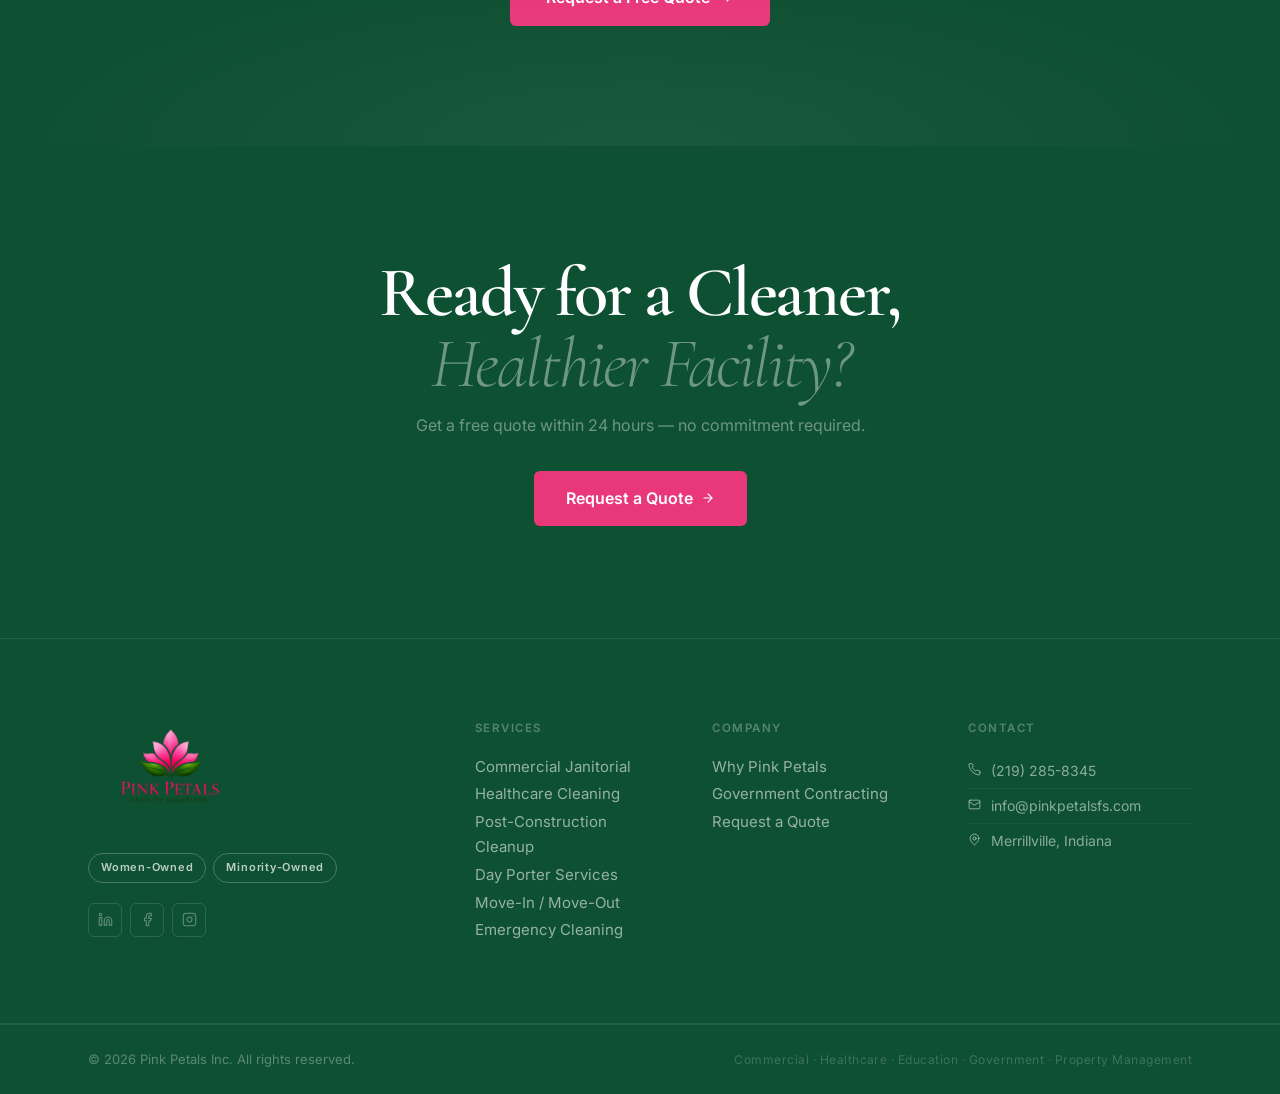
<file: pages/industries.html>
<!DOCTYPE html>
<html lang="en">
<head>
  <meta charset="UTF-8">
  <meta name="viewport" content="width=device-width, initial-scale=1.0">
  <title>Industries We Serve — Pink Petals Facility Solutions</title>
  <meta name="description" content="Pink Petals Facility Solutions provides professional commercial cleaning for offices, healthcare facilities, government buildings, schools, retail, and more across Northwest Indiana and Chicagoland.">
  <link rel="preconnect" href="https://fonts.googleapis.com">
  <link rel="preconnect" href="https://fonts.gstatic.com" crossorigin>
  <link href="https://fonts.googleapis.com/css2?family=Cormorant+Garamond:ital,wght@0,300;0,400;0,600;1,300;1,400;1,600&family=Inter:wght@300;400;500;600;700&display=swap" rel="stylesheet">
  <link rel="stylesheet" href="../css/styles.css?v=3">
  <link rel="icon" href="../images/logo.png" type="image/png">
  <style>
    /* ── HERO ─────────────────────────────────────────────────────── */
    .ind-hero {
      background: var(--c-emerald);
      padding: calc(var(--nav-h) + clamp(72px,9vw,120px)) 0 clamp(72px,9vw,120px);
      text-align: center;
      position: relative;
      overflow: hidden;
    }
    .ind-hero::before {
      content: '';
      position: absolute; inset: 0;
      background: radial-gradient(ellipse 80% 60% at 50% 0%, rgba(255,255,255,0.05) 0%, transparent 70%);
      pointer-events: none;
    }
    .ind-hero .eyebrow { color: var(--c-pink); margin-bottom: 20px; }
    .ind-hero-h1 {
      font-family: var(--f-display);
      font-size: clamp(2.5rem, 6vw, 4.25rem);
      font-weight: var(--fw-light);
      color: #fff;
      line-height: 1.1;
      margin-bottom: 24px;
    }
    .ind-hero-h1 em { font-style: italic; color: rgba(255,255,255,0.72); }
    .ind-hero-lead {
      font-size: clamp(1rem, 1.5vw, 1.175rem);
      color: rgba(255,255,255,0.72);
      max-width: 620px;
      margin: 0 auto;
      line-height: 1.7;
    }
    .ind-hero-rule {
      width: 48px; height: 2px;
      background: var(--c-pink);
      margin: 32px auto 0;
      border-radius: 2px;
    }

    /* ── INDUSTRY GRID ────────────────────────────────────────────── */
    .ind-overview {
      padding: clamp(80px,10vw,128px) 0;
      background: var(--c-bg);
    }
    .ind-overview-header {
      text-align: center;
      margin-bottom: clamp(48px,6vw,72px);
    }
    .ind-overview-header .section-h2 { margin-bottom: 16px; }
    .ind-overview-header .section-sub { max-width: 560px; margin: 0 auto; }
    .ind-cards-grid {
      display: grid;
      grid-template-columns: repeat(4, 1fr);
      gap: 20px;
    }
    .ind-card {
      background: var(--c-bg);
      border: 1px solid var(--c-border-soft);
      border-radius: var(--radius-lg);
      padding: 28px 24px;
      box-shadow: var(--shadow-sm);
      transition: transform 0.25s ease, box-shadow 0.25s ease, border-color 0.25s ease;
    }
    .ind-card:hover {
      transform: translateY(-4px);
      box-shadow: var(--shadow-md);
      border-color: var(--c-emerald-border);
    }
    .ind-card-icon {
      width: 48px; height: 48px;
      background: var(--c-emerald-subtle);
      border-radius: var(--radius-md);
      display: flex; align-items: center; justify-content: center;
      margin-bottom: 16px;
      flex-shrink: 0;
    }
    .ind-card-icon svg { color: var(--c-emerald); }
    .ind-card-name {
      font-family: var(--f-display);
      font-size: 1.2rem;
      font-weight: var(--fw-semibold);
      color: var(--c-text);
      margin-bottom: 8px;
      line-height: 1.2;
    }
    .ind-card-desc {
      font-size: 0.875rem;
      color: var(--c-text-3);
      line-height: 1.65;
    }

    /* ── FEATURED SECTIONS ────────────────────────────────────────── */
    .ind-featured {
      padding: clamp(80px,10vw,128px) 0;
    }
    .ind-featured:nth-of-type(odd) { background: var(--c-bg-alt); }
    .ind-featured:nth-of-type(even) { background: var(--c-bg); }

    .ind-feat-inner {
      display: grid;
      grid-template-columns: 1fr 1fr;
      gap: clamp(48px, 6vw, 80px);
      align-items: center;
    }
    .ind-feat-inner.reverse { direction: rtl; }
    .ind-feat-inner.reverse > * { direction: ltr; }

    .ind-feat-content .eyebrow { margin-bottom: 16px; }
    .ind-feat-h2 {
      font-family: var(--f-display);
      font-size: clamp(2rem, 3.5vw, 2.75rem);
      font-weight: var(--fw-light);
      color: var(--c-text);
      line-height: 1.2;
      margin-bottom: 20px;
    }
    .ind-feat-h2 em { font-style: italic; color: var(--c-emerald); }
    .ind-feat-desc {
      font-size: 1rem;
      color: var(--c-text-2);
      line-height: 1.75;
      margin-bottom: 28px;
    }
    .ind-feat-list {
      list-style: none;
      display: flex;
      flex-direction: column;
      gap: 10px;
      margin-bottom: 36px;
    }
    .ind-feat-list li {
      display: flex;
      align-items: flex-start;
      gap: 12px;
      font-size: 0.9375rem;
      color: var(--c-text-2);
      line-height: 1.55;
    }
    .ind-feat-list li::before {
      content: '';
      width: 18px; height: 18px;
      background: var(--c-emerald-subtle);
      border-radius: 50%;
      flex-shrink: 0;
      margin-top: 2px;
      background-image: url("data:image/svg+xml,%3Csvg xmlns='http://www.w3.org/2000/svg' width='10' height='10' viewBox='0 0 12 12' fill='none' stroke='%230E5032' stroke-width='2' stroke-linecap='round' stroke-linejoin='round'%3E%3Cpolyline points='2 6 5 9 10 3'/%3E%3C/svg%3E");
      background-repeat: no-repeat;
      background-position: center;
    }
    .ind-feat-cta {
      display: inline-flex;
      align-items: center;
      gap: 8px;
      padding: 14px 28px;
      background: var(--c-emerald);
      color: #fff;
      font-size: 0.9375rem;
      font-weight: var(--fw-semibold);
      border-radius: var(--radius-sm);
      text-decoration: none;
      transition: background 0.2s, transform 0.2s;
    }
    .ind-feat-cta:hover { background: var(--c-emerald-hover); transform: translateY(-2px); }

    /* Visual panel */
    .ind-feat-visual {
      background: var(--c-emerald);
      border-radius: var(--radius-xl);
      padding: clamp(32px, 4vw, 52px);
      color: #fff;
      position: relative;
      overflow: hidden;
    }
    .ind-feat-visual::before {
      content: '';
      position: absolute; top: 0; right: 0;
      width: 180px; height: 180px;
      background: radial-gradient(circle, rgba(255,255,255,0.07) 0%, transparent 70%);
      pointer-events: none;
    }
    .ind-feat-visual-label {
      font-size: 0.75rem;
      font-weight: var(--fw-semibold);
      letter-spacing: 0.1em;
      text-transform: uppercase;
      color: rgba(255,255,255,0.5);
      margin-bottom: 24px;
    }
    .ind-feat-stat-list {
      display: flex;
      flex-direction: column;
      gap: 20px;
    }
    .ind-feat-stat {
      border-bottom: 1px solid rgba(255,255,255,0.1);
      padding-bottom: 20px;
    }
    .ind-feat-stat:last-child { border-bottom: none; padding-bottom: 0; }
    .ind-feat-stat-num {
      font-family: var(--f-display);
      font-size: clamp(2rem, 3vw, 2.5rem);
      font-weight: var(--fw-light);
      color: #fff;
      line-height: 1;
      margin-bottom: 4px;
    }
    .ind-feat-stat-label {
      font-size: 0.8125rem;
      color: rgba(255,255,255,0.55);
      line-height: 1.4;
    }
    .ind-feat-badge {
      display: inline-block;
      padding: 4px 12px;
      background: rgba(255,255,255,0.12);
      border: 1px solid rgba(255,255,255,0.2);
      border-radius: var(--radius-full);
      font-size: 0.75rem;
      font-weight: var(--fw-medium);
      color: rgba(255,255,255,0.85);
      margin-bottom: 20px;
    }

    /* ── BOTTOM CTA ───────────────────────────────────────────────── */
    .ind-cta-section {
      padding: clamp(80px,10vw,120px) 0;
      background: var(--c-emerald);
      text-align: center;
      position: relative;
      overflow: hidden;
    }
    .ind-cta-section::before {
      content: '';
      position: absolute; inset: 0;
      background: radial-gradient(ellipse 70% 50% at 50% 100%, rgba(255,255,255,0.05) 0%, transparent 70%);
      pointer-events: none;
    }
    .ind-cta-h2 {
      font-family: var(--f-display);
      font-size: clamp(2rem, 4vw, 3rem);
      font-weight: var(--fw-light);
      color: #fff;
      line-height: 1.2;
      margin-bottom: 16px;
    }
    .ind-cta-h2 em { font-style: italic; color: rgba(255,255,255,0.65); }
    .ind-cta-sub {
      font-size: 1rem;
      color: rgba(255,255,255,0.65);
      margin-bottom: 36px;
      max-width: 480px;
      margin-left: auto; margin-right: auto;
    }
    .ind-cta-btn {
      display: inline-flex;
      align-items: center;
      gap: 10px;
      padding: 16px 36px;
      background: var(--c-pink);
      color: #fff;
      font-size: 1rem;
      font-weight: var(--fw-semibold);
      border-radius: var(--radius-sm);
      text-decoration: none;
      transition: background 0.2s, transform 0.2s, box-shadow 0.2s;
    }
    .ind-cta-btn:hover {
      background: var(--c-pink-hover);
      transform: translateY(-2px);
      box-shadow: 0 10px 32px rgba(232,56,122,0.35);
    }

    /* ── RESPONSIVE ───────────────────────────────────────────────── */
    @media (max-width: 1100px) {
      .ind-cards-grid { grid-template-columns: repeat(3, 1fr); }
    }
    @media (max-width: 860px) {
      .ind-cards-grid { grid-template-columns: repeat(2, 1fr); }
      .ind-feat-inner { grid-template-columns: 1fr; }
      .ind-feat-inner.reverse { direction: ltr; }
    }
    @media (max-width: 380px) {
      .ind-cards-grid { grid-template-columns: 1fr; }
    }
  </style>
</head>
<body>

<!-- ══════════════════════════════════════════════════
     NAVIGATION
══════════════════════════════════════════════════ -->
<header class="nav" id="site-nav">
  <div class="nav-inner">
    <a href="../index.html" class="nav-logo" aria-label="Pink Petals Facility Solutions — Home">
      <img src="../images/logo.png" alt="Pink Petals Facility Solutions" class="nav-logo-img" onerror="this.style.display='none'">
    </a>
    <nav class="nav-links" aria-label="Main navigation">
      <a href="../index.html" class="nav-link">Home
        <svg class="nav-link-chevron" width="10" height="10" viewBox="0 0 12 12" fill="none" stroke="currentColor" stroke-width="2" stroke-linecap="round" stroke-linejoin="round" aria-hidden="true"><polyline points="4 2 8 6 4 10"/></svg>
      </a>
      <a href="services.html" class="nav-link">Services
        <svg class="nav-link-chevron" width="10" height="10" viewBox="0 0 12 12" fill="none" stroke="currentColor" stroke-width="2" stroke-linecap="round" stroke-linejoin="round" aria-hidden="true"><polyline points="4 2 8 6 4 10"/></svg>
      </a>
      <a href="../government.html" class="nav-link">Government
        <svg class="nav-link-chevron" width="10" height="10" viewBox="0 0 12 12" fill="none" stroke="currentColor" stroke-width="2" stroke-linecap="round" stroke-linejoin="round" aria-hidden="true"><polyline points="4 2 8 6 4 10"/></svg>
      </a>
      <a href="contact.html" class="nav-link">Contact
        <svg class="nav-link-chevron" width="10" height="10" viewBox="0 0 12 12" fill="none" stroke="currentColor" stroke-width="2" stroke-linecap="round" stroke-linejoin="round" aria-hidden="true"><polyline points="4 2 8 6 4 10"/></svg>
      </a>
    </nav>
    <a href="contact.html" class="nav-cta">Request a Quote</a>
    <button class="nav-burger" aria-label="Open menu" aria-expanded="false">
      <span></span><span></span><span></span>
    </button>
  </div>
</header>
<div class="drawer" id="drawer" aria-hidden="true">
  <div class="drawer-top">
    <img src="../images/logo.png" alt="Pink Petals" class="drawer-logo" onerror="this.style.display='none'">
    <button class="drawer-x" aria-label="Close menu">&#x2715;</button>
  </div>
  <nav class="drawer-nav" aria-label="Mobile navigation">
    <a href="../index.html"      class="drawer-link">Home</a>
    <a href="services.html"      class="drawer-link">Services</a>
    <a href="../government.html" class="drawer-link">Government</a>
    <a href="contact.html"       class="drawer-link">Contact</a>
  </nav>
  <div class="drawer-foot">
    <a href="contact.html" class="drawer-btn">Request a Quote</a>
    <a href="tel:2192858345" class="drawer-tel">(219) 285-8345</a>
  </div>
</div>
<div class="drawer-scrim" id="drawer-scrim"></div>


<!-- ══════════════════════════════════════════════════
     HERO
══════════════════════════════════════════════════ -->
<section class="ind-hero">
  <div class="wrap">
    <p class="eyebrow" data-reveal="up">Industries We Serve</p>
    <h1 class="ind-hero-h1" data-reveal="up" data-delay="0.1">
      Tailored Cleaning for <em>Every Environment</em>
    </h1>
    <p class="ind-hero-lead" data-reveal="up" data-delay="0.2">
      From corporate headquarters to healthcare facilities, government buildings to fitness centers — Pink Petals delivers inspection-ready cleanliness across every sector we serve.
    </p>
    <div class="ind-hero-rule" data-reveal="up" data-delay="0.3"></div>
  </div>
</section>


<!-- ══════════════════════════════════════════════════
     INDUSTRY OVERVIEW GRID
══════════════════════════════════════════════════ -->
<section class="ind-overview">
  <div class="wrap">
    <div class="ind-overview-header" data-reveal="up">
      <p class="eyebrow">Our Expertise</p>
      <h2 class="section-h2">Industries We <em>Clean</em></h2>
      <p class="section-sub">No two facilities are alike. We bring a customized cleaning protocol to every industry, accounting for unique compliance requirements, traffic patterns, and cleanliness standards.</p>
    </div>
    <div class="ind-cards-grid">

      <!-- Office Buildings -->
      <div class="ind-card" data-reveal="up" data-delay="0.05">
        <div class="ind-card-icon">
          <svg width="22" height="22" viewBox="0 0 24 24" fill="none" stroke="currentColor" stroke-width="1.7" stroke-linecap="round" stroke-linejoin="round"><rect x="2" y="3" width="20" height="18" rx="2"/><path d="M8 3v18M16 3v18M2 9h20M2 15h20"/></svg>
        </div>
        <p class="ind-card-name">Office Buildings</p>
        <p class="ind-card-desc">Professional, consistent cleaning that keeps your workforce productive and your clients impressed from day one.</p>
      </div>

      <!-- Healthcare -->
      <div class="ind-card" data-reveal="up" data-delay="0.1">
        <div class="ind-card-icon">
          <svg width="22" height="22" viewBox="0 0 24 24" fill="none" stroke="currentColor" stroke-width="1.7" stroke-linecap="round" stroke-linejoin="round"><path d="M22 12h-4l-3 9L9 3l-3 9H2"/></svg>
        </div>
        <p class="ind-card-name">Healthcare Facilities</p>
        <p class="ind-card-desc">Rigorous disinfection protocols that meet OSHA and CDC standards for clinics, medical offices, and patient care areas.</p>
      </div>

      <!-- Government / Municipal -->
      <div class="ind-card" data-reveal="up" data-delay="0.15">
        <div class="ind-card-icon">
          <svg width="22" height="22" viewBox="0 0 24 24" fill="none" stroke="currentColor" stroke-width="1.7" stroke-linecap="round" stroke-linejoin="round"><path d="M3 22h18M6 18V9M10 18V9M14 18V9M18 18V9M2 9l10-6 10 6"/></svg>
        </div>
        <p class="ind-card-name">Government &amp; Municipal</p>
        <p class="ind-card-desc">SAM.gov registered with CAGE Code 21Q93 — compliant, bonded, and cleared for public sector contracts.</p>
      </div>

      <!-- Education -->
      <div class="ind-card" data-reveal="up" data-delay="0.2">
        <div class="ind-card-icon">
          <svg width="22" height="22" viewBox="0 0 24 24" fill="none" stroke="currentColor" stroke-width="1.7" stroke-linecap="round" stroke-linejoin="round"><path d="M22 10v6M2 10l10-5 10 5-10 5z"/><path d="M6 12v5c0 1.66 2.69 3 6 3s6-1.34 6-3v-5"/></svg>
        </div>
        <p class="ind-card-name">Educational Institutions</p>
        <p class="ind-card-desc">Safe, eco-friendly cleaning designed for classrooms, gyms, cafeterias, and high-traffic student environments.</p>
      </div>

      <!-- Retail -->
      <div class="ind-card" data-reveal="up" data-delay="0.05">
        <div class="ind-card-icon">
          <svg width="22" height="22" viewBox="0 0 24 24" fill="none" stroke="currentColor" stroke-width="1.7" stroke-linecap="round" stroke-linejoin="round"><path d="M6 2 3 6v14a2 2 0 0 0 2 2h14a2 2 0 0 0 2-2V6l-3-4z"/><line x1="3" y1="6" x2="21" y2="6"/><path d="M16 10a4 4 0 0 1-8 0"/></svg>
        </div>
        <p class="ind-card-name">Retail &amp; Showrooms</p>
        <p class="ind-card-desc">Spotless storefronts, gleaming floors, and pristine fitting rooms that keep customers comfortable and coming back.</p>
      </div>

      <!-- Property Management -->
      <div class="ind-card" data-reveal="up" data-delay="0.1">
        <div class="ind-card-icon">
          <svg width="22" height="22" viewBox="0 0 24 24" fill="none" stroke="currentColor" stroke-width="1.7" stroke-linecap="round" stroke-linejoin="round"><path d="M3 9l9-7 9 7v11a2 2 0 0 1-2 2H5a2 2 0 0 1-2-2z"/><polyline points="9 22 9 12 15 12 15 22"/></svg>
        </div>
        <p class="ind-card-name">Property Management</p>
        <p class="ind-card-desc">Common areas, lobbies, stairwells, and multi-tenant spaces maintained to the standards your tenants expect.</p>
      </div>

      <!-- Senior Care -->
      <div class="ind-card" data-reveal="up" data-delay="0.15">
        <div class="ind-card-icon">
          <svg width="22" height="22" viewBox="0 0 24 24" fill="none" stroke="currentColor" stroke-width="1.7" stroke-linecap="round" stroke-linejoin="round"><path d="M20.84 4.61a5.5 5.5 0 0 0-7.78 0L12 5.67l-1.06-1.06a5.5 5.5 0 0 0-7.78 7.78l1.06 1.06L12 21.23l7.78-7.78 1.06-1.06a5.5 5.5 0 0 0 0-7.78z"/></svg>
        </div>
        <p class="ind-card-name">Senior Care Facilities</p>
        <p class="ind-card-desc">Gentle, non-toxic products and meticulous attention to detail for assisted living and senior residential communities.</p>
      </div>

      <!-- Religious Institutions -->
      <div class="ind-card" data-reveal="up" data-delay="0.2">
        <div class="ind-card-icon">
          <svg width="22" height="22" viewBox="0 0 24 24" fill="none" stroke="currentColor" stroke-width="1.7" stroke-linecap="round" stroke-linejoin="round"><circle cx="12" cy="12" r="10"/><line x1="12" y1="8" x2="12" y2="16"/><line x1="8" y1="12" x2="16" y2="12"/></svg>
        </div>
        <p class="ind-card-name">Religious Institutions</p>
        <p class="ind-card-desc">Respectful, thorough cleaning for sanctuaries, fellowship halls, and community spaces — maintaining dignity with every visit.</p>
      </div>

      <!-- Fitness / Wellness -->
      <div class="ind-card" data-reveal="up" data-delay="0.05">
        <div class="ind-card-icon">
          <svg width="22" height="22" viewBox="0 0 24 24" fill="none" stroke="currentColor" stroke-width="1.7" stroke-linecap="round" stroke-linejoin="round"><path d="M6.5 6.5h11M12 2v4M5.5 17.5a6.5 6.5 0 0 1 13 0"/><circle cx="12" cy="12" r="3"/></svg>
        </div>
        <p class="ind-card-name">Fitness &amp; Wellness</p>
        <p class="ind-card-desc">High-touch disinfection for gyms, yoga studios, and spas where hygiene is a core part of the member experience.</p>
      </div>

      <!-- Post-Construction -->
      <div class="ind-card" data-reveal="up" data-delay="0.1">
        <div class="ind-card-icon">
          <svg width="22" height="22" viewBox="0 0 24 24" fill="none" stroke="currentColor" stroke-width="1.7" stroke-linecap="round" stroke-linejoin="round"><path d="M14.7 6.3a1 1 0 0 0 0 1.4l1.6 1.6a1 1 0 0 0 1.4 0l3.77-3.77a6 6 0 0 1-7.94 7.94l-6.91 6.91a2.12 2.12 0 0 1-3-3l6.91-6.91a6 6 0 0 1 7.94-7.94l-3.76 3.76z"/></svg>
        </div>
        <p class="ind-card-name">Post-Construction</p>
        <p class="ind-card-desc">Deep-clean removal of construction debris, dust, residue, and finishing materials — ready for move-in or opening day.</p>
      </div>

      <!-- Logistics / Warehouses -->
      <div class="ind-card" data-reveal="up" data-delay="0.15">
        <div class="ind-card-icon">
          <svg width="22" height="22" viewBox="0 0 24 24" fill="none" stroke="currentColor" stroke-width="1.7" stroke-linecap="round" stroke-linejoin="round"><rect x="1" y="3" width="15" height="13"/><polygon points="16 8 20 8 23 11 23 16 16 16 16 8"/><circle cx="5.5" cy="18.5" r="2.5"/><circle cx="18.5" cy="18.5" r="2.5"/></svg>
        </div>
        <p class="ind-card-name">Logistics &amp; Warehouses</p>
        <p class="ind-card-desc">Sweeping, scrubbing, and facility maintenance for distribution centers and industrial storage environments.</p>
      </div>

    </div>
  </div>
</section>


<!-- ══════════════════════════════════════════════════
     FEATURED: OFFICE BUILDINGS
══════════════════════════════════════════════════ -->
<section class="ind-featured">
  <div class="wrap">
    <div class="ind-feat-inner">
      <div class="ind-feat-content" data-reveal="up">
        <p class="eyebrow">Featured Industry</p>
        <h2 class="ind-feat-h2">Office &amp; <em>Corporate</em> Environments</h2>
        <p class="ind-feat-desc">A clean office is more than an aesthetic — it directly impacts employee wellness, client perception, and operational confidence. Pink Petals delivers a tailored daily or weekly cleaning program built around your schedule, occupancy patterns, and brand standards.</p>
        <ul class="ind-feat-list">
          <li>Executive office and conference room detailing</li>
          <li>Lobby and reception area presentation cleaning</li>
          <li>Restroom sanitation and restocking</li>
          <li>Breakroom and kitchen sanitization</li>
          <li>High-touch surface disinfection throughout</li>
          <li>After-hours and weekend scheduling available</li>
        </ul>
        <a href="contact.html" class="ind-feat-cta">
          Get a Quote
          <svg width="14" height="14" viewBox="0 0 24 24" fill="none" stroke="currentColor" stroke-width="2" stroke-linecap="round" stroke-linejoin="round" aria-hidden="true"><path d="M5 12h14m-7-7 7 7-7 7"/></svg>
        </a>
      </div>
      <div class="ind-feat-visual" data-reveal="up" data-delay="0.15">
        <p class="ind-feat-visual-label">Office Cleaning Facts</p>
        <div class="ind-feat-stat-list">
          <div class="ind-feat-stat">
            <p class="ind-feat-stat-num">10&times;</p>
            <p class="ind-feat-stat-label">More bacteria on a desk than on a toilet seat — routine cleaning changes everything</p>
          </div>
          <div class="ind-feat-stat">
            <p class="ind-feat-stat-num">46%</p>
            <p class="ind-feat-stat-label">Of workers say a clean environment improves their focus and productivity</p>
          </div>
          <div class="ind-feat-stat">
            <p class="ind-feat-stat-num">100%</p>
            <p class="ind-feat-stat-label">Customized schedule built around your team — not a one-size-fits-all plan</p>
          </div>
        </div>
      </div>
    </div>
  </div>
</section>


<!-- ══════════════════════════════════════════════════
     FEATURED: HEALTHCARE
══════════════════════════════════════════════════ -->
<section class="ind-featured">
  <div class="wrap">
    <div class="ind-feat-inner reverse">
      <div class="ind-feat-content" data-reveal="up">
        <p class="eyebrow">Featured Industry</p>
        <h2 class="ind-feat-h2">Healthcare &amp; <em>Medical</em> Facilities</h2>
        <p class="ind-feat-desc">Healthcare environments demand a level of cleanliness that goes far beyond appearance. Pink Petals follows evidence-based infection control protocols that protect patients, staff, and visitors — with EPA-registered disinfectants and documented cleaning processes.</p>
        <ul class="ind-feat-list">
          <li>EPA-registered hospital-grade disinfectants</li>
          <li>Patient room and waiting area sanitation</li>
          <li>High-touch point disinfection on every visit</li>
          <li>Restroom and biohazard-adjacent area protocols</li>
          <li>OSHA-compliant safety practices throughout</li>
          <li>Fully insured, background-checked staff</li>
        </ul>
        <a href="contact.html" class="ind-feat-cta">
          Get a Quote
          <svg width="14" height="14" viewBox="0 0 24 24" fill="none" stroke="currentColor" stroke-width="2" stroke-linecap="round" stroke-linejoin="round" aria-hidden="true"><path d="M5 12h14m-7-7 7 7-7 7"/></svg>
        </a>
      </div>
      <div class="ind-feat-visual" data-reveal="up" data-delay="0.15">
        <span class="ind-feat-badge">Infection-Control Standard</span>
        <p class="ind-feat-visual-label">Healthcare Protocols</p>
        <div class="ind-feat-stat-list">
          <div class="ind-feat-stat">
            <p class="ind-feat-stat-num">EPA</p>
            <p class="ind-feat-stat-label">Registered disinfectants approved for healthcare and medical settings</p>
          </div>
          <div class="ind-feat-stat">
            <p class="ind-feat-stat-num">OSHA</p>
            <p class="ind-feat-stat-label">Compliant cleaning practices followed on every healthcare contract</p>
          </div>
          <div class="ind-feat-stat">
            <p class="ind-feat-stat-num">100%</p>
            <p class="ind-feat-stat-label">Background-checked and trained staff on every medical facility assignment</p>
          </div>
        </div>
      </div>
    </div>
  </div>
</section>


<!-- ══════════════════════════════════════════════════
     FEATURED: GOVERNMENT
══════════════════════════════════════════════════ -->
<section class="ind-featured">
  <div class="wrap">
    <div class="ind-feat-inner">
      <div class="ind-feat-content" data-reveal="up">
        <p class="eyebrow">Featured Industry</p>
        <h2 class="ind-feat-h2">Government &amp; <em>Municipal</em> Buildings</h2>
        <p class="ind-feat-desc">As a SAM.gov-registered contractor, Pink Petals is fully qualified to serve federal, state, and municipal facilities. We understand the unique compliance, security, and reporting requirements of public sector contracts — and we deliver with the accountability your agency demands.</p>
        <ul class="ind-feat-list">
          <li>SAM.gov registered — CAGE Code 21Q93</li>
          <li>Women-owned and minority-owned business</li>
          <li>Bonded, insured, and background-checked workforce</li>
          <li>Municipal offices, courthouses, and civic buildings</li>
          <li>Flexible scheduling around government operations</li>
          <li>Detailed service logs and reporting available</li>
        </ul>
        <a href="../government.html" class="ind-feat-cta">
          View Government Services
          <svg width="14" height="14" viewBox="0 0 24 24" fill="none" stroke="currentColor" stroke-width="2" stroke-linecap="round" stroke-linejoin="round" aria-hidden="true"><path d="M5 12h14m-7-7 7 7-7 7"/></svg>
        </a>
      </div>
      <div class="ind-feat-visual" data-reveal="up" data-delay="0.15">
        <span class="ind-feat-badge">Government Contractor</span>
        <p class="ind-feat-visual-label">Contractor Credentials</p>
        <div class="ind-feat-stat-list">
          <div class="ind-feat-stat">
            <p class="ind-feat-stat-num">SAM</p>
            <p class="ind-feat-stat-label">Registered in SAM.gov — eligible for federal and state procurement</p>
          </div>
          <div class="ind-feat-stat">
            <p class="ind-feat-stat-num">21Q93</p>
            <p class="ind-feat-stat-label">CAGE Code — unique identifier for government contracting</p>
          </div>
          <div class="ind-feat-stat">
            <p class="ind-feat-stat-num">WO/MBE</p>
            <p class="ind-feat-stat-label">Women-owned and minority-owned business qualifications</p>
          </div>
        </div>
      </div>
    </div>
  </div>
</section>


<!-- ══════════════════════════════════════════════════
     BOTTOM CTA
══════════════════════════════════════════════════ -->
<section class="ind-cta-section">
  <div class="wrap">
    <h2 class="ind-cta-h2" data-reveal="up">
      Don't See Your Industry?<br><em>We Likely Serve It.</em>
    </h2>
    <p class="ind-cta-sub" data-reveal="up" data-delay="0.1">Tell us about your facility and we'll build a cleaning program that fits your environment, schedule, and standards.</p>
    <a href="contact.html" class="ind-cta-btn" data-reveal="up" data-delay="0.2">
      Request a Free Quote
      <svg width="14" height="14" viewBox="0 0 24 24" fill="none" stroke="currentColor" stroke-width="2" stroke-linecap="round" stroke-linejoin="round" aria-hidden="true"><path d="M5 12h14m-7-7 7 7-7 7"/></svg>
    </a>
  </div>
</section>


<!-- ══════════════════════════════════════════════════
     FOOTER
══════════════════════════════════════════════════ -->
<footer class="footer">
  <div class="ft-cta">
    <div class="wrap">
      <h2 class="ft-cta-h2">
        <span class="l1">Ready for a Cleaner,</span>
        <em class="l2">Healthier Facility?</em>
      </h2>
      <p class="ft-cta-sub">Get a free quote within 24 hours — no commitment required.</p>
      <a href="contact.html" class="ft-cta-btn">
        Request a Quote
        <svg width="14" height="14" viewBox="0 0 24 24" fill="none" stroke="currentColor" stroke-width="2" stroke-linecap="round" stroke-linejoin="round" aria-hidden="true"><path d="M5 12h14m-7-7 7 7-7 7"/></svg>
      </a>
    </div>
  </div>
  <div class="ft-body">
    <div class="wrap">
      <div class="ft-grid">
        <div class="ft-brand">
          <div class="ft-logo">
            <img src="../images/logo.png" alt="Pink Petals Facility Solutions" class="ft-logo-img" onerror="this.style.display='none'">
          </div>
          <div class="ft-certs">
            <span class="ft-cert">Women-Owned</span>
            <span class="ft-cert">Minority-Owned</span>
          </div>
          <div class="ft-social">
            <a href="https://www.linkedin.com/in/pink-petals-facility-solutions" class="ft-soc" aria-label="LinkedIn" target="_blank" rel="noopener"><svg width="15" height="15" fill="none" stroke="currentColor" stroke-width="1.7" stroke-linecap="round" stroke-linejoin="round" viewBox="0 0 24 24"><path d="M16 8a6 6 0 0 1 6 6v7h-4v-7a2 2 0 0 0-2-2 2 2 0 0 0-2 2v7h-4v-7a6 6 0 0 1 6-6z"/><rect x="2" y="9" width="4" height="12"/><circle cx="4" cy="4" r="2"/></svg></a>
            <a href="#" class="ft-soc" aria-label="Facebook"><svg width="15" height="15" fill="none" stroke="currentColor" stroke-width="1.7" stroke-linecap="round" stroke-linejoin="round" viewBox="0 0 24 24"><path d="M18 2h-3a5 5 0 0 0-5 5v3H7v4h3v8h4v-8h3l1-4h-4V7a1 1 0 0 1 1-1h3z"/></svg></a>
            <a href="#" class="ft-soc" aria-label="Instagram"><svg width="15" height="15" fill="none" stroke="currentColor" stroke-width="1.7" stroke-linecap="round" stroke-linejoin="round" viewBox="0 0 24 24"><rect x="2" y="2" width="20" height="20" rx="5" ry="5"/><path d="M16 11.37A4 4 0 1 1 12.63 8 4 4 0 0 1 16 11.37z"/><line x1="17.5" y1="6.5" x2="17.51" y2="6.5"/></svg></a>
          </div>
        </div>
        <div class="ft-col">
          <p class="ft-col-head">Services</p>
          <ul class="ft-links">
            <li><a href="services.html#commercial-janitorial">Commercial Janitorial</a></li>
            <li><a href="services.html#healthcare-cleaning">Healthcare Cleaning</a></li>
            <li><a href="services.html#post-construction">Post-Construction Cleanup</a></li>
            <li><a href="services.html#day-porter">Day Porter Services</a></li>
            <li><a href="services.html#move-in-out">Move-In / Move-Out</a></li>
            <li><a href="services.html#emergency-cleaning">Emergency Cleaning</a></li>
          </ul>
        </div>
        <div class="ft-col">
          <p class="ft-col-head">Company</p>
          <ul class="ft-links">
            <li><a href="../index.html#why">Why Pink Petals</a></li>
            <li><a href="../government.html">Government Contracting</a></li>
            <li><a href="contact.html">Request a Quote</a></li>
          </ul>
        </div>
        <div class="ft-col">
          <p class="ft-col-head">Contact</p>
          <div class="ft-contact-list">
            <a href="tel:2192858345" class="ft-contact-item">
              <svg width="13" height="13" viewBox="0 0 24 24" fill="none" stroke="currentColor" stroke-width="1.8" stroke-linecap="round" stroke-linejoin="round"><path d="M22 16.92v3a2 2 0 0 1-2.18 2 19.79 19.79 0 0 1-8.63-3.07A19.5 19.5 0 0 1 4.69 12a19.79 19.79 0 0 1-3.07-8.67A2 2 0 0 1 3.6 1.18h3a2 2 0 0 1 2 1.72 12.84 12.84 0 0 0 .7 2.81 2 2 0 0 1-.45 2.11L7.91 8.69a16 16 0 0 0 6 6l1.27-.88a2 2 0 0 1 2.11-.45 12.84 12.84 0 0 0 2.81.7A2 2 0 0 1 22 16.92z"/></svg>
              (219) 285-8345
            </a>
            <a href="mailto:info@pinkpetalsfs.com" class="ft-contact-item">
              <svg width="13" height="13" viewBox="0 0 24 24" fill="none" stroke="currentColor" stroke-width="1.8" stroke-linecap="round" stroke-linejoin="round"><rect x="2" y="4" width="20" height="16" rx="2"/><path d="m22 7-8.97 5.7a1.94 1.94 0 0 1-2.06 0L2 7"/></svg>
              info@pinkpetalsfs.com
            </a>
            <span class="ft-contact-item">
              <svg width="13" height="13" viewBox="0 0 24 24" fill="none" stroke="currentColor" stroke-width="1.8" stroke-linecap="round" stroke-linejoin="round"><path d="M20 10c0 6-8 12-8 12s-8-6-8-12a8 8 0 0 1 16 0z"/><circle cx="12" cy="10" r="3"/></svg>
              Merrillville, Indiana
            </span>
          </div>
        </div>
      </div>
    </div>
  </div>
  <div class="ft-bar">
    <div class="ft-bar-inner">
      <p class="ft-bar-copy">&copy; 2026 Pink Petals Inc. All rights reserved.</p>
      <p class="ft-bar-sectors">Commercial &middot; Healthcare &middot; Education &middot; Government &middot; Property Management</p>
    </div>
  </div>
</footer>
<script src="../js/main.js?v=3"></script>
</body>
</html>
</file>
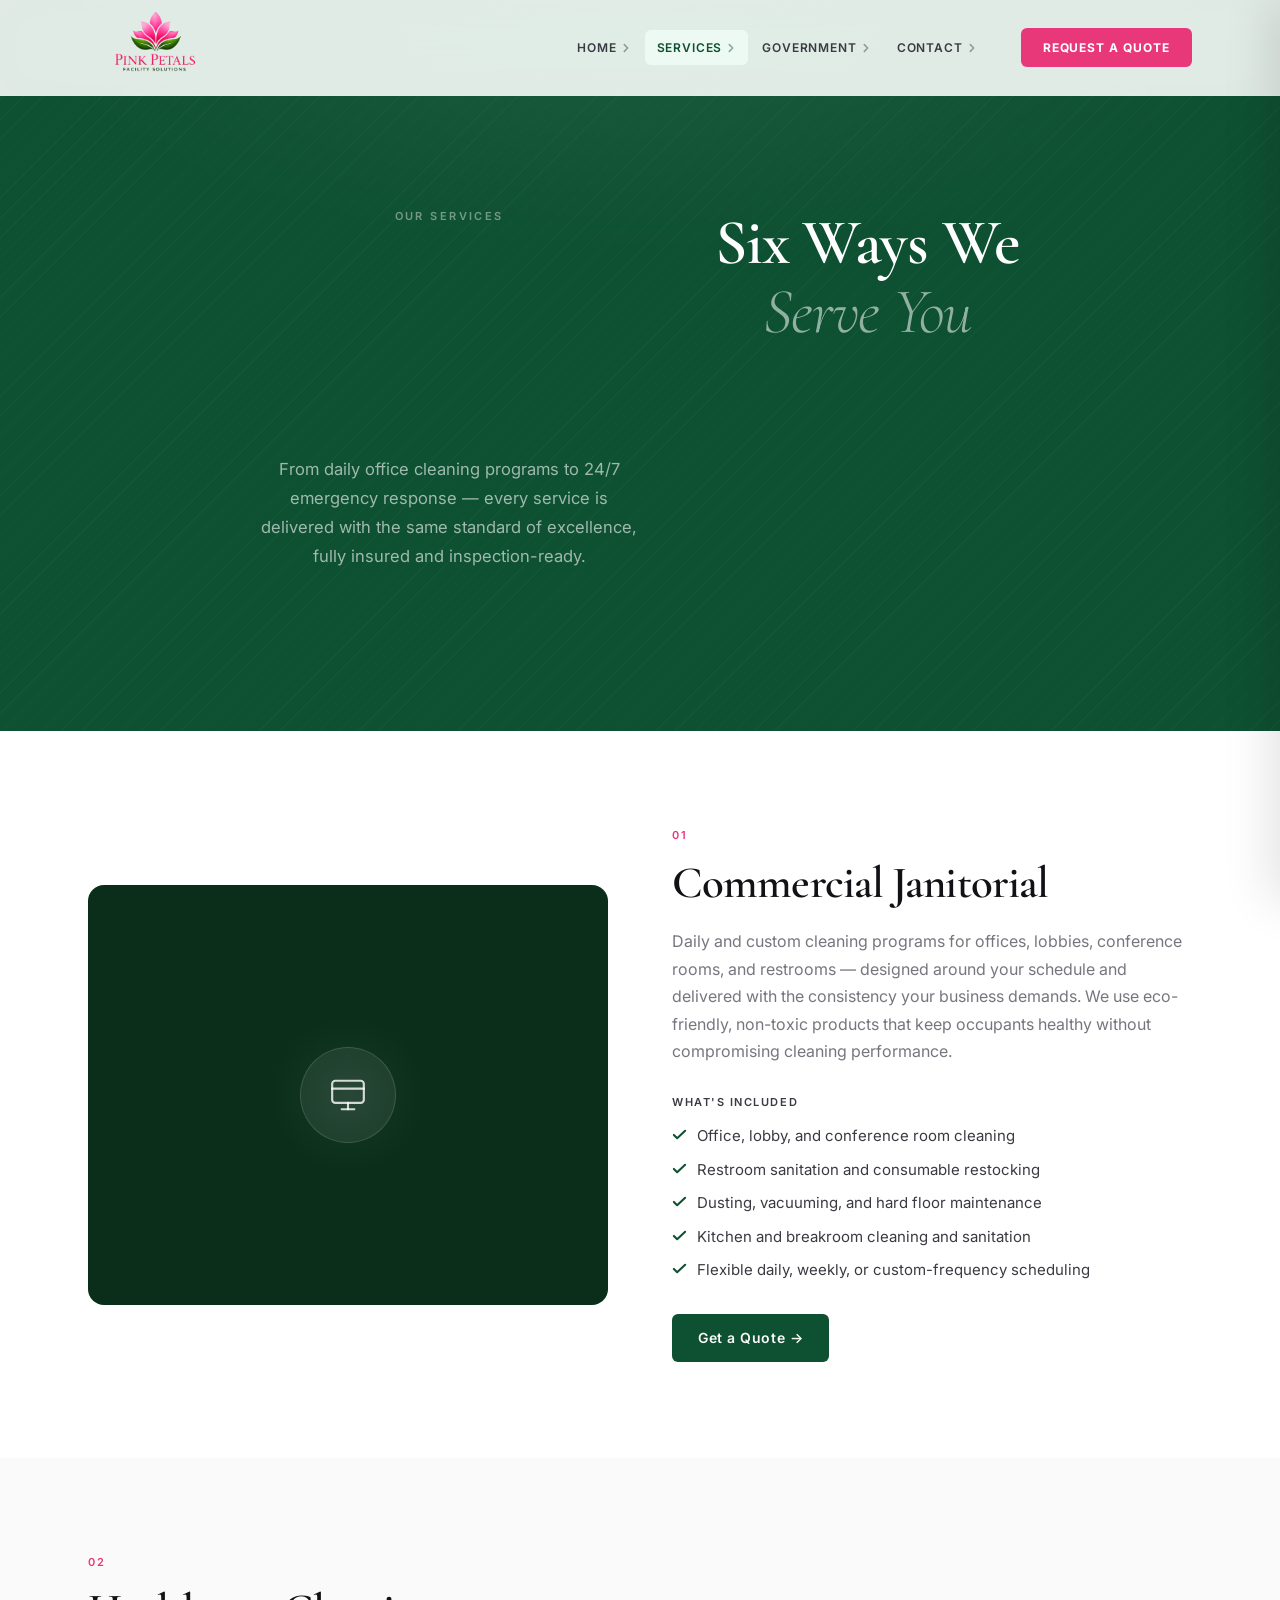
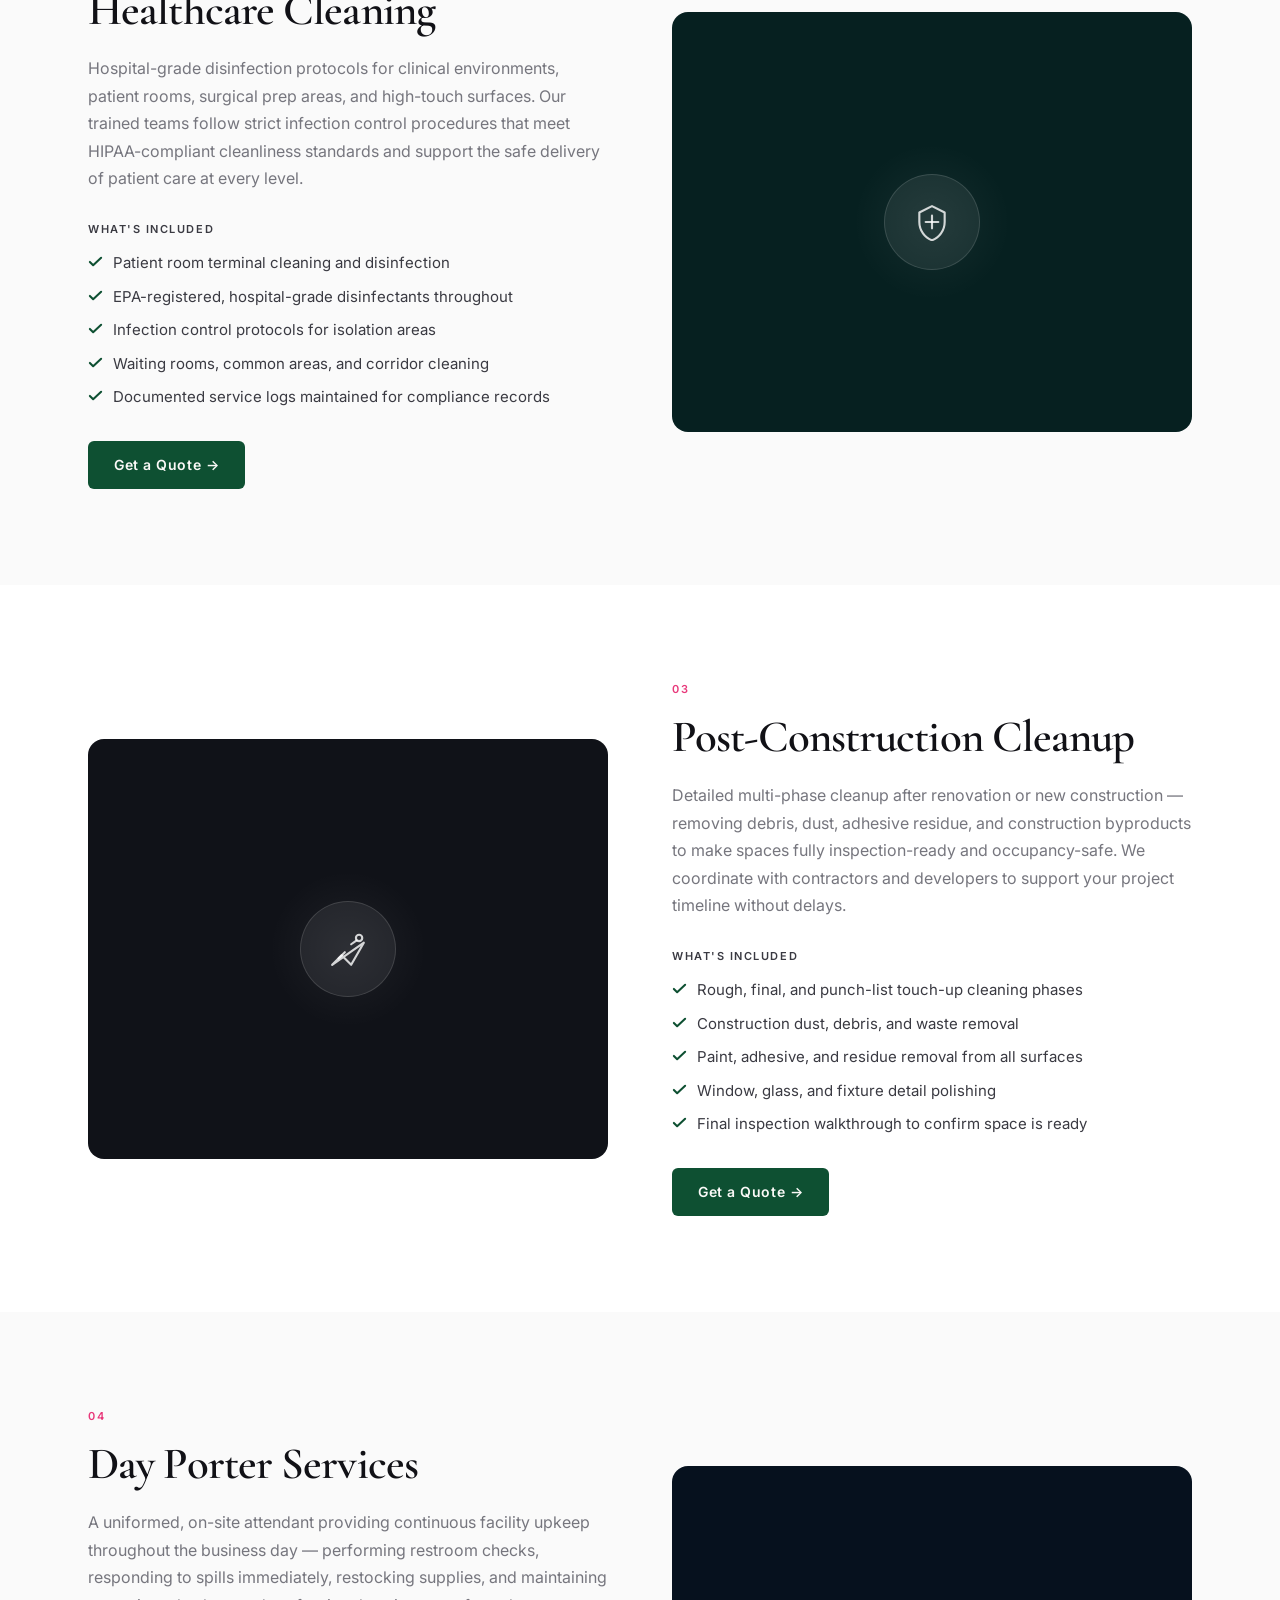
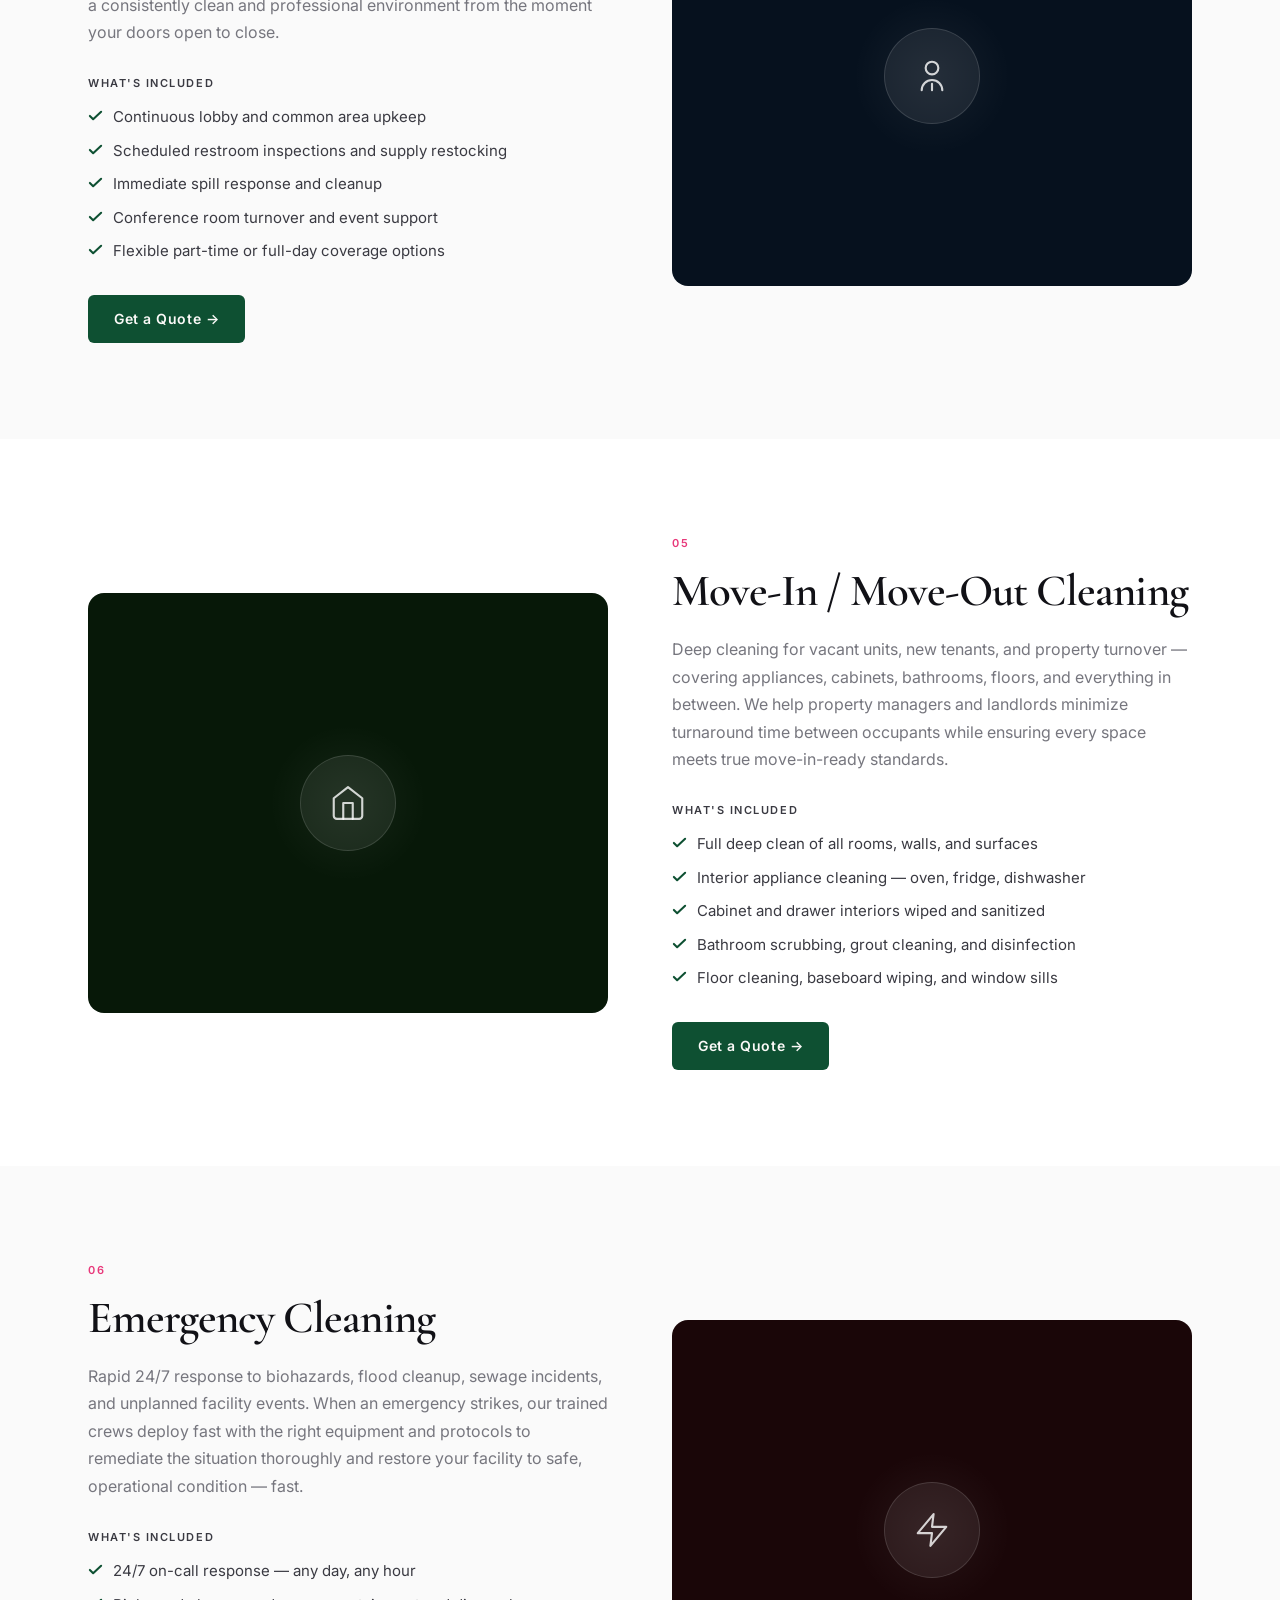
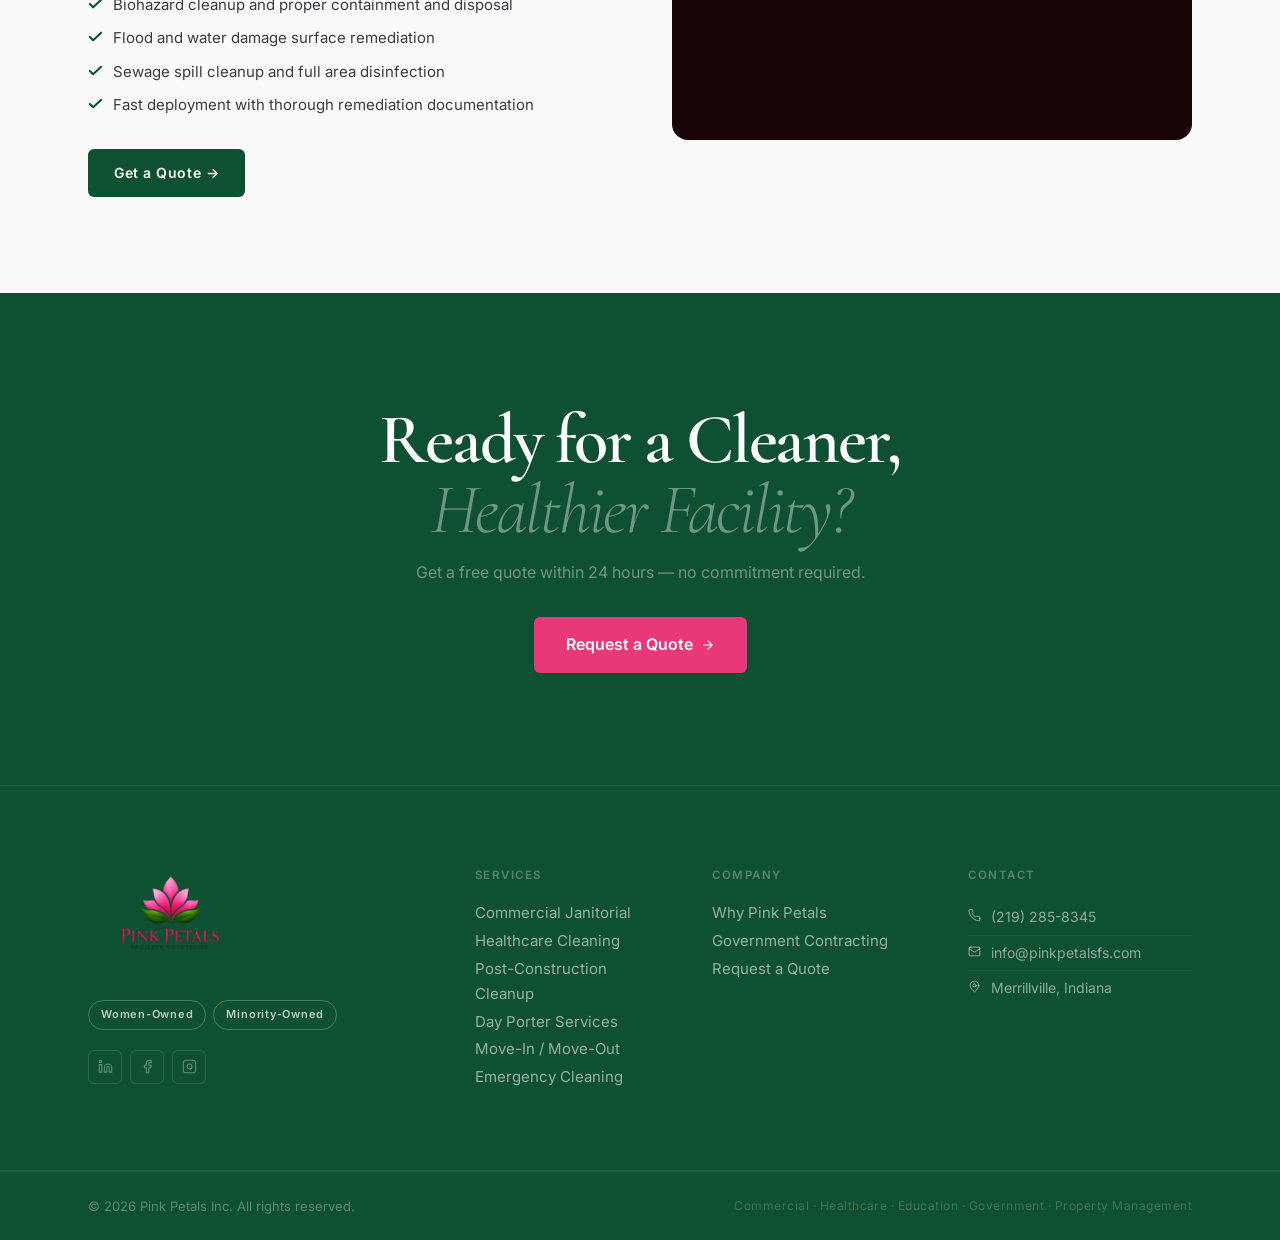
<file: pages/services.html>
<!DOCTYPE html>
<html lang="en">
<head>
  <meta charset="UTF-8">
  <meta name="viewport" content="width=device-width, initial-scale=1.0">
  <title>Our Services — Pink Petals Facility Solutions</title>
  <meta name="description" content="Pink Petals Facility Solutions offers six specialized commercial cleaning services: Commercial Janitorial, Healthcare Cleaning, Post-Construction Cleanup, Day Porter Services, Move-In/Move-Out Cleaning, and 24/7 Emergency Cleaning.">
  <link rel="preconnect" href="https://fonts.googleapis.com">
  <link rel="preconnect" href="https://fonts.gstatic.com" crossorigin>
  <link href="https://fonts.googleapis.com/css2?family=Cormorant+Garamond:ital,wght@0,300;0,400;0,600;1,300;1,400;1,600&family=Inter:wght@300;400;500;600;700&display=swap" rel="stylesheet">
  <link rel="stylesheet" href="../css/styles.css?v=3">
  <link rel="icon" href="../images/logo.png" type="image/png">

  <style>
    /* ── SERVICES PAGE — page-specific styles ────────────────────── */

    /* ── Service sections ─────────────────────────────────────────── */
    .svc-section {
      padding: 96px 0;
    }
    .svc-section--even {
      background: #fafafa;
    }

    /* Two-column layout — desktop */
    .svc-layout {
      display: grid;
      grid-template-columns: 1fr 1fr;
      gap: clamp(40px, 5vw, 80px);
      align-items: center;
    }

    /* ── Visual block ─────────────────────────────────────────────── */
    .svc-visual {
      border-radius: 16px;
      overflow: hidden;
      min-height: 420px;
      display: flex;
      align-items: center;
      justify-content: center;
      position: relative;
    }

    .svc-icon-wrap {
      width: 96px;
      height: 96px;
      border-radius: 50%;
      background: rgba(255, 255, 255, 0.07);
      border: 1px solid rgba(255, 255, 255, 0.13);
      display: flex;
      align-items: center;
      justify-content: center;
      color: rgba(255, 255, 255, 0.80);
      position: relative;
      z-index: 1;
      flex-shrink: 0;
    }

    /* Subtle radial glow behind icon */
    .svc-icon-wrap::before {
      content: '';
      position: absolute;
      inset: -32px;
      border-radius: 50%;
      background: radial-gradient(circle, rgba(255,255,255,0.06) 0%, transparent 70%);
      pointer-events: none;
    }

    /* ── Content block ────────────────────────────────────────────── */
    .svc-num {
      display: block;
      font-size: 0.6875rem;
      font-weight: 600;
      letter-spacing: 0.20em;
      text-transform: uppercase;
      color: #E8387A;
      margin-bottom: 14px;
    }

    .svc-h2 {
      font-family: 'Cormorant Garamond', Georgia, 'Times New Roman', serif;
      font-size: clamp(2rem, 3.5vw, 3rem);
      font-weight: 600;
      line-height: 1.1;
      letter-spacing: -0.02em;
      color: #111116;
      margin-bottom: 20px;
    }

    .svc-desc {
      font-size: 1rem;
      line-height: 1.72;
      color: #76767E;
      margin-bottom: 28px;
      max-width: 52ch;
    }

    .svc-includes-label {
      font-size: 0.6875rem;
      font-weight: 600;
      letter-spacing: 0.14em;
      text-transform: uppercase;
      color: #3A3A42;
      margin-bottom: 14px;
    }

    .svc-bullets {
      list-style: none;
      margin: 0 0 32px;
      padding: 0;
      display: flex;
      flex-direction: column;
      gap: 11px;
    }

    .svc-bullet {
      display: flex;
      align-items: flex-start;
      gap: 10px;
      font-size: 0.9375rem;
      color: #3A3A42;
      line-height: 1.5;
    }

    .svc-bullet-check {
      flex-shrink: 0;
      margin-top: 2px;
      color: #0E5032;
    }

    .svc-cta {
      display: inline-flex;
      align-items: center;
      gap: 8px;
      padding: 13px 26px;
      background: #0E5032;
      color: #FAF9F7;
      font-size: 0.875rem;
      font-weight: 600;
      border-radius: 6px;
      text-decoration: none;
      letter-spacing: 0.04em;
      transition: background 0.2s, transform 0.18s, box-shadow 0.2s;
      white-space: nowrap;
    }
    .svc-cta:hover {
      background: #093D25;
      transform: translateY(-1px);
      box-shadow: 0 6px 20px rgba(14, 80, 50, 0.22);
    }
    .svc-cta svg {
      flex-shrink: 0;
      transition: transform 0.2s ease;
    }
    .svc-cta:hover svg {
      transform: translateX(3px);
    }

    /* ── Mobile — stack vertically, visual always on top ─────────── */
    @media (max-width: 860px) {
      .svc-section {
        padding: 64px 0;
      }
      .svc-layout {
        display: flex;
        flex-direction: column;
        gap: 36px;
      }
      /* Even sections: visual is second in DOM — bring it first on mobile */
      .svc-section--even .svc-visual {
        order: -1;
      }
      .svc-visual {
        min-height: 240px;
        border-radius: 12px;
        width: 100%;
      }
    }
  </style>
</head>
<body>


<!-- ══════════════════════════════════════════════════
     NAVIGATION
══════════════════════════════════════════════════ -->
<header class="nav" id="site-nav">
  <div class="nav-inner">

    <a href="../index.html" class="nav-logo" aria-label="Pink Petals Facility Solutions — Home">
      <img src="../images/logo.png" alt="Pink Petals Facility Solutions" class="nav-logo-img"
           onerror="this.style.display='none'">
    </a>

    <nav class="nav-links" aria-label="Main navigation">
      <a href="../index.html" class="nav-link">Home
        <svg class="nav-link-chevron" width="10" height="10" viewBox="0 0 12 12" fill="none" stroke="currentColor" stroke-width="2" stroke-linecap="round" stroke-linejoin="round" aria-hidden="true"><polyline points="4 2 8 6 4 10"/></svg>
      </a>
      <a href="services.html" class="nav-link" aria-current="page">Services
        <svg class="nav-link-chevron" width="10" height="10" viewBox="0 0 12 12" fill="none" stroke="currentColor" stroke-width="2" stroke-linecap="round" stroke-linejoin="round" aria-hidden="true"><polyline points="4 2 8 6 4 10"/></svg>
      </a>
      <a href="../government.html" class="nav-link">Government
        <svg class="nav-link-chevron" width="10" height="10" viewBox="0 0 12 12" fill="none" stroke="currentColor" stroke-width="2" stroke-linecap="round" stroke-linejoin="round" aria-hidden="true"><polyline points="4 2 8 6 4 10"/></svg>
      </a>
      <a href="../index.html#contact" class="nav-link">Contact
        <svg class="nav-link-chevron" width="10" height="10" viewBox="0 0 12 12" fill="none" stroke="currentColor" stroke-width="2" stroke-linecap="round" stroke-linejoin="round" aria-hidden="true"><polyline points="4 2 8 6 4 10"/></svg>
      </a>
    </nav>

    <a href="../index.html#contact" class="nav-cta">Request a Quote</a>

    <button class="nav-burger" aria-label="Open menu" aria-expanded="false">
      <span></span><span></span><span></span>
    </button>

  </div>
</header>

<!-- Mobile drawer -->
<div class="drawer" id="drawer" aria-hidden="true">
  <div class="drawer-top">
    <img src="../images/logo.png" class="drawer-logo"
         alt="Pink Petals" onerror="this.style.display='none'">
    <button class="drawer-x" aria-label="Close menu">&#x2715;</button>
  </div>
  <nav class="drawer-nav" aria-label="Mobile navigation">
    <a href="../index.html"         class="drawer-link">Home</a>
    <a href="services.html"         class="drawer-link" aria-current="page">Services</a>
    <a href="../government.html"    class="drawer-link">Government</a>
    <a href="../index.html#contact" class="drawer-link">Contact</a>
  </nav>
  <div class="drawer-foot">
    <a href="../index.html#contact" class="drawer-btn">Request a Quote</a>
    <a href="tel:2192858345" class="drawer-tel">(219) 285-8345</a>
  </div>
</div>
<div class="drawer-scrim" id="drawer-scrim"></div>


<!-- ══════════════════════════════════════════════════
     PAGE HERO — emerald background via .government
══════════════════════════════════════════════════ -->
<section class="government" aria-labelledby="services-hero-h1">
  <div class="wrap">
    <div class="gov-top">

      <span class="gov-eyebrow">Our Services</span>

      <h1 class="gov-h2" id="services-hero-h1">
        Six Ways We <em>Serve You</em>
      </h1>

      <p class="gov-lead">
        From daily office cleaning programs to 24/7 emergency response — every service
        is delivered with the same standard of excellence, fully insured and
        inspection-ready.
      </p>

    </div>
  </div>
</section>


<!-- ══════════════════════════════════════════════════
     01 — COMMERCIAL JANITORIAL
     Odd: visual left · content right
══════════════════════════════════════════════════ -->
<section class="svc-section svc-section--odd" id="commercial-janitorial">
  <div class="wrap">
    <div class="svc-layout">

      <!-- Visual -->
      <div class="svc-visual svc-bg-1" aria-hidden="true">
        <div class="svc-icon-wrap">
          <svg width="38" height="38" viewBox="0 0 24 24" fill="none" stroke="currentColor" stroke-width="1.35" stroke-linecap="round" stroke-linejoin="round" aria-hidden="true">
            <rect x="2" y="3" width="20" height="14" rx="2"/>
            <line x1="2" y1="8" x2="22" y2="8"/>
            <line x1="8" y1="21" x2="16" y2="21"/>
            <line x1="12" y1="17" x2="12" y2="21"/>
          </svg>
        </div>
      </div>

      <!-- Content -->
      <div class="svc-content" data-reveal="up">
        <span class="svc-num">01</span>
        <h2 class="svc-h2">Commercial Janitorial</h2>
        <p class="svc-desc">Daily and custom cleaning programs for offices, lobbies, conference rooms, and restrooms — designed around your schedule and delivered with the consistency your business demands. We use eco-friendly, non-toxic products that keep occupants healthy without compromising cleaning performance.</p>
        <p class="svc-includes-label">What's included</p>
        <ul class="svc-bullets">
          <li class="svc-bullet">
            <svg class="svc-bullet-check" width="15" height="15" viewBox="0 0 16 16" fill="none" aria-hidden="true"><polyline points="2 8.5 5.5 12 14 4" stroke="currentColor" stroke-width="2.2" stroke-linecap="round" stroke-linejoin="round"/></svg>
            Office, lobby, and conference room cleaning
          </li>
          <li class="svc-bullet">
            <svg class="svc-bullet-check" width="15" height="15" viewBox="0 0 16 16" fill="none" aria-hidden="true"><polyline points="2 8.5 5.5 12 14 4" stroke="currentColor" stroke-width="2.2" stroke-linecap="round" stroke-linejoin="round"/></svg>
            Restroom sanitation and consumable restocking
          </li>
          <li class="svc-bullet">
            <svg class="svc-bullet-check" width="15" height="15" viewBox="0 0 16 16" fill="none" aria-hidden="true"><polyline points="2 8.5 5.5 12 14 4" stroke="currentColor" stroke-width="2.2" stroke-linecap="round" stroke-linejoin="round"/></svg>
            Dusting, vacuuming, and hard floor maintenance
          </li>
          <li class="svc-bullet">
            <svg class="svc-bullet-check" width="15" height="15" viewBox="0 0 16 16" fill="none" aria-hidden="true"><polyline points="2 8.5 5.5 12 14 4" stroke="currentColor" stroke-width="2.2" stroke-linecap="round" stroke-linejoin="round"/></svg>
            Kitchen and breakroom cleaning and sanitation
          </li>
          <li class="svc-bullet">
            <svg class="svc-bullet-check" width="15" height="15" viewBox="0 0 16 16" fill="none" aria-hidden="true"><polyline points="2 8.5 5.5 12 14 4" stroke="currentColor" stroke-width="2.2" stroke-linecap="round" stroke-linejoin="round"/></svg>
            Flexible daily, weekly, or custom-frequency scheduling
          </li>
        </ul>
        <a href="../index.html#contact" class="svc-cta">
          Get a Quote &rarr;
        </a>
      </div>

    </div>
  </div>
</section>


<!-- ══════════════════════════════════════════════════
     02 — HEALTHCARE CLEANING
     Even: content left · visual right
══════════════════════════════════════════════════ -->
<section class="svc-section svc-section--even" id="healthcare-cleaning">
  <div class="wrap">
    <div class="svc-layout">

      <!-- Content (left on desktop) -->
      <div class="svc-content" data-reveal="up">
        <span class="svc-num">02</span>
        <h2 class="svc-h2">Healthcare Cleaning</h2>
        <p class="svc-desc">Hospital-grade disinfection protocols for clinical environments, patient rooms, surgical prep areas, and high-touch surfaces. Our trained teams follow strict infection control procedures that meet HIPAA-compliant cleanliness standards and support the safe delivery of patient care at every level.</p>
        <p class="svc-includes-label">What's included</p>
        <ul class="svc-bullets">
          <li class="svc-bullet">
            <svg class="svc-bullet-check" width="15" height="15" viewBox="0 0 16 16" fill="none" aria-hidden="true"><polyline points="2 8.5 5.5 12 14 4" stroke="currentColor" stroke-width="2.2" stroke-linecap="round" stroke-linejoin="round"/></svg>
            Patient room terminal cleaning and disinfection
          </li>
          <li class="svc-bullet">
            <svg class="svc-bullet-check" width="15" height="15" viewBox="0 0 16 16" fill="none" aria-hidden="true"><polyline points="2 8.5 5.5 12 14 4" stroke="currentColor" stroke-width="2.2" stroke-linecap="round" stroke-linejoin="round"/></svg>
            EPA-registered, hospital-grade disinfectants throughout
          </li>
          <li class="svc-bullet">
            <svg class="svc-bullet-check" width="15" height="15" viewBox="0 0 16 16" fill="none" aria-hidden="true"><polyline points="2 8.5 5.5 12 14 4" stroke="currentColor" stroke-width="2.2" stroke-linecap="round" stroke-linejoin="round"/></svg>
            Infection control protocols for isolation areas
          </li>
          <li class="svc-bullet">
            <svg class="svc-bullet-check" width="15" height="15" viewBox="0 0 16 16" fill="none" aria-hidden="true"><polyline points="2 8.5 5.5 12 14 4" stroke="currentColor" stroke-width="2.2" stroke-linecap="round" stroke-linejoin="round"/></svg>
            Waiting rooms, common areas, and corridor cleaning
          </li>
          <li class="svc-bullet">
            <svg class="svc-bullet-check" width="15" height="15" viewBox="0 0 16 16" fill="none" aria-hidden="true"><polyline points="2 8.5 5.5 12 14 4" stroke="currentColor" stroke-width="2.2" stroke-linecap="round" stroke-linejoin="round"/></svg>
            Documented service logs maintained for compliance records
          </li>
        </ul>
        <a href="../index.html#contact" class="svc-cta">
          Get a Quote &rarr;
        </a>
      </div>

      <!-- Visual (right on desktop, top on mobile via CSS order) -->
      <div class="svc-visual svc-bg-2" aria-hidden="true">
        <div class="svc-icon-wrap">
          <svg width="38" height="38" viewBox="0 0 24 24" fill="none" stroke="currentColor" stroke-width="1.35" stroke-linecap="round" stroke-linejoin="round" aria-hidden="true">
            <path d="M12 2L4 6v6c0 5.25 3.5 10.15 8 11.5 4.5-1.35 8-6.25 8-11.5V6L12 2z"/>
            <line x1="12" y1="8" x2="12" y2="16"/>
            <line x1="8" y1="12" x2="16" y2="12"/>
          </svg>
        </div>
      </div>

    </div>
  </div>
</section>


<!-- ══════════════════════════════════════════════════
     03 — POST-CONSTRUCTION CLEANUP
     Odd: visual left · content right
══════════════════════════════════════════════════ -->
<section class="svc-section svc-section--odd" id="post-construction">
  <div class="wrap">
    <div class="svc-layout">

      <!-- Visual -->
      <div class="svc-visual svc-bg-5" aria-hidden="true">
        <div class="svc-icon-wrap">
          <svg width="38" height="38" viewBox="0 0 24 24" fill="none" stroke="currentColor" stroke-width="1.35" stroke-linecap="round" stroke-linejoin="round" aria-hidden="true">
            <polygon points="2 22 8 16 14 22 22 8"/>
            <line x1="6" y1="18" x2="10" y2="14"/>
            <circle cx="19" cy="5" r="2"/>
            <line x1="17.5" y1="6.5" x2="14" y2="9"/>
          </svg>
        </div>
      </div>

      <!-- Content -->
      <div class="svc-content" data-reveal="up">
        <span class="svc-num">03</span>
        <h2 class="svc-h2">Post-Construction Cleanup</h2>
        <p class="svc-desc">Detailed multi-phase cleanup after renovation or new construction — removing debris, dust, adhesive residue, and construction byproducts to make spaces fully inspection-ready and occupancy-safe. We coordinate with contractors and developers to support your project timeline without delays.</p>
        <p class="svc-includes-label">What's included</p>
        <ul class="svc-bullets">
          <li class="svc-bullet">
            <svg class="svc-bullet-check" width="15" height="15" viewBox="0 0 16 16" fill="none" aria-hidden="true"><polyline points="2 8.5 5.5 12 14 4" stroke="currentColor" stroke-width="2.2" stroke-linecap="round" stroke-linejoin="round"/></svg>
            Rough, final, and punch-list touch-up cleaning phases
          </li>
          <li class="svc-bullet">
            <svg class="svc-bullet-check" width="15" height="15" viewBox="0 0 16 16" fill="none" aria-hidden="true"><polyline points="2 8.5 5.5 12 14 4" stroke="currentColor" stroke-width="2.2" stroke-linecap="round" stroke-linejoin="round"/></svg>
            Construction dust, debris, and waste removal
          </li>
          <li class="svc-bullet">
            <svg class="svc-bullet-check" width="15" height="15" viewBox="0 0 16 16" fill="none" aria-hidden="true"><polyline points="2 8.5 5.5 12 14 4" stroke="currentColor" stroke-width="2.2" stroke-linecap="round" stroke-linejoin="round"/></svg>
            Paint, adhesive, and residue removal from all surfaces
          </li>
          <li class="svc-bullet">
            <svg class="svc-bullet-check" width="15" height="15" viewBox="0 0 16 16" fill="none" aria-hidden="true"><polyline points="2 8.5 5.5 12 14 4" stroke="currentColor" stroke-width="2.2" stroke-linecap="round" stroke-linejoin="round"/></svg>
            Window, glass, and fixture detail polishing
          </li>
          <li class="svc-bullet">
            <svg class="svc-bullet-check" width="15" height="15" viewBox="0 0 16 16" fill="none" aria-hidden="true"><polyline points="2 8.5 5.5 12 14 4" stroke="currentColor" stroke-width="2.2" stroke-linecap="round" stroke-linejoin="round"/></svg>
            Final inspection walkthrough to confirm space is ready
          </li>
        </ul>
        <a href="../index.html#contact" class="svc-cta">
          Get a Quote &rarr;
        </a>
      </div>

    </div>
  </div>
</section>


<!-- ══════════════════════════════════════════════════
     04 — DAY PORTER SERVICES
     Even: content left · visual right
══════════════════════════════════════════════════ -->
<section class="svc-section svc-section--even" id="day-porter">
  <div class="wrap">
    <div class="svc-layout">

      <!-- Content (left on desktop) -->
      <div class="svc-content" data-reveal="up">
        <span class="svc-num">04</span>
        <h2 class="svc-h2">Day Porter Services</h2>
        <p class="svc-desc">A uniformed, on-site attendant providing continuous facility upkeep throughout the business day — performing restroom checks, responding to spills immediately, restocking supplies, and maintaining a consistently clean and professional environment from the moment your doors open to close.</p>
        <p class="svc-includes-label">What's included</p>
        <ul class="svc-bullets">
          <li class="svc-bullet">
            <svg class="svc-bullet-check" width="15" height="15" viewBox="0 0 16 16" fill="none" aria-hidden="true"><polyline points="2 8.5 5.5 12 14 4" stroke="currentColor" stroke-width="2.2" stroke-linecap="round" stroke-linejoin="round"/></svg>
            Continuous lobby and common area upkeep
          </li>
          <li class="svc-bullet">
            <svg class="svc-bullet-check" width="15" height="15" viewBox="0 0 16 16" fill="none" aria-hidden="true"><polyline points="2 8.5 5.5 12 14 4" stroke="currentColor" stroke-width="2.2" stroke-linecap="round" stroke-linejoin="round"/></svg>
            Scheduled restroom inspections and supply restocking
          </li>
          <li class="svc-bullet">
            <svg class="svc-bullet-check" width="15" height="15" viewBox="0 0 16 16" fill="none" aria-hidden="true"><polyline points="2 8.5 5.5 12 14 4" stroke="currentColor" stroke-width="2.2" stroke-linecap="round" stroke-linejoin="round"/></svg>
            Immediate spill response and cleanup
          </li>
          <li class="svc-bullet">
            <svg class="svc-bullet-check" width="15" height="15" viewBox="0 0 16 16" fill="none" aria-hidden="true"><polyline points="2 8.5 5.5 12 14 4" stroke="currentColor" stroke-width="2.2" stroke-linecap="round" stroke-linejoin="round"/></svg>
            Conference room turnover and event support
          </li>
          <li class="svc-bullet">
            <svg class="svc-bullet-check" width="15" height="15" viewBox="0 0 16 16" fill="none" aria-hidden="true"><polyline points="2 8.5 5.5 12 14 4" stroke="currentColor" stroke-width="2.2" stroke-linecap="round" stroke-linejoin="round"/></svg>
            Flexible part-time or full-day coverage options
          </li>
        </ul>
        <a href="../index.html#contact" class="svc-cta">
          Get a Quote &rarr;
        </a>
      </div>

      <!-- Visual (right on desktop, top on mobile via CSS order) -->
      <div class="svc-visual svc-bg-6" aria-hidden="true">
        <div class="svc-icon-wrap">
          <svg width="38" height="38" viewBox="0 0 24 24" fill="none" stroke="currentColor" stroke-width="1.35" stroke-linecap="round" stroke-linejoin="round" aria-hidden="true">
            <circle cx="12" cy="7" r="4"/>
            <path d="M5.5 21a6.5 6.5 0 0 1 13 0"/>
            <line x1="12" y1="17" x2="12" y2="21"/>
          </svg>
        </div>
      </div>

    </div>
  </div>
</section>


<!-- ══════════════════════════════════════════════════
     05 — MOVE-IN / MOVE-OUT CLEANING
     Odd: visual left · content right
══════════════════════════════════════════════════ -->
<section class="svc-section svc-section--odd" id="move-in-out">
  <div class="wrap">
    <div class="svc-layout">

      <!-- Visual -->
      <div class="svc-visual svc-bg-7" aria-hidden="true">
        <div class="svc-icon-wrap">
          <svg width="38" height="38" viewBox="0 0 24 24" fill="none" stroke="currentColor" stroke-width="1.35" stroke-linecap="round" stroke-linejoin="round" aria-hidden="true">
            <path d="M3 9l9-7 9 7v11a2 2 0 0 1-2 2H5a2 2 0 0 1-2-2z"/>
            <polyline points="9 22 9 12 15 12 15 22"/>
          </svg>
        </div>
      </div>

      <!-- Content -->
      <div class="svc-content" data-reveal="up">
        <span class="svc-num">05</span>
        <h2 class="svc-h2">Move-In / Move-Out Cleaning</h2>
        <p class="svc-desc">Deep cleaning for vacant units, new tenants, and property turnover — covering appliances, cabinets, bathrooms, floors, and everything in between. We help property managers and landlords minimize turnaround time between occupants while ensuring every space meets true move-in-ready standards.</p>
        <p class="svc-includes-label">What's included</p>
        <ul class="svc-bullets">
          <li class="svc-bullet">
            <svg class="svc-bullet-check" width="15" height="15" viewBox="0 0 16 16" fill="none" aria-hidden="true"><polyline points="2 8.5 5.5 12 14 4" stroke="currentColor" stroke-width="2.2" stroke-linecap="round" stroke-linejoin="round"/></svg>
            Full deep clean of all rooms, walls, and surfaces
          </li>
          <li class="svc-bullet">
            <svg class="svc-bullet-check" width="15" height="15" viewBox="0 0 16 16" fill="none" aria-hidden="true"><polyline points="2 8.5 5.5 12 14 4" stroke="currentColor" stroke-width="2.2" stroke-linecap="round" stroke-linejoin="round"/></svg>
            Interior appliance cleaning — oven, fridge, dishwasher
          </li>
          <li class="svc-bullet">
            <svg class="svc-bullet-check" width="15" height="15" viewBox="0 0 16 16" fill="none" aria-hidden="true"><polyline points="2 8.5 5.5 12 14 4" stroke="currentColor" stroke-width="2.2" stroke-linecap="round" stroke-linejoin="round"/></svg>
            Cabinet and drawer interiors wiped and sanitized
          </li>
          <li class="svc-bullet">
            <svg class="svc-bullet-check" width="15" height="15" viewBox="0 0 16 16" fill="none" aria-hidden="true"><polyline points="2 8.5 5.5 12 14 4" stroke="currentColor" stroke-width="2.2" stroke-linecap="round" stroke-linejoin="round"/></svg>
            Bathroom scrubbing, grout cleaning, and disinfection
          </li>
          <li class="svc-bullet">
            <svg class="svc-bullet-check" width="15" height="15" viewBox="0 0 16 16" fill="none" aria-hidden="true"><polyline points="2 8.5 5.5 12 14 4" stroke="currentColor" stroke-width="2.2" stroke-linecap="round" stroke-linejoin="round"/></svg>
            Floor cleaning, baseboard wiping, and window sills
          </li>
        </ul>
        <a href="../index.html#contact" class="svc-cta">
          Get a Quote &rarr;
        </a>
      </div>

    </div>
  </div>
</section>


<!-- ══════════════════════════════════════════════════
     06 — EMERGENCY CLEANING
     Even: content left · visual right
══════════════════════════════════════════════════ -->
<section class="svc-section svc-section--even" id="emergency-cleaning">
  <div class="wrap">
    <div class="svc-layout">

      <!-- Content (left on desktop) -->
      <div class="svc-content" data-reveal="up">
        <span class="svc-num">06</span>
        <h2 class="svc-h2">Emergency Cleaning</h2>
        <p class="svc-desc">Rapid 24/7 response to biohazards, flood cleanup, sewage incidents, and unplanned facility events. When an emergency strikes, our trained crews deploy fast with the right equipment and protocols to remediate the situation thoroughly and restore your facility to safe, operational condition — fast.</p>
        <p class="svc-includes-label">What's included</p>
        <ul class="svc-bullets">
          <li class="svc-bullet">
            <svg class="svc-bullet-check" width="15" height="15" viewBox="0 0 16 16" fill="none" aria-hidden="true"><polyline points="2 8.5 5.5 12 14 4" stroke="currentColor" stroke-width="2.2" stroke-linecap="round" stroke-linejoin="round"/></svg>
            24/7 on-call response — any day, any hour
          </li>
          <li class="svc-bullet">
            <svg class="svc-bullet-check" width="15" height="15" viewBox="0 0 16 16" fill="none" aria-hidden="true"><polyline points="2 8.5 5.5 12 14 4" stroke="currentColor" stroke-width="2.2" stroke-linecap="round" stroke-linejoin="round"/></svg>
            Biohazard cleanup and proper containment and disposal
          </li>
          <li class="svc-bullet">
            <svg class="svc-bullet-check" width="15" height="15" viewBox="0 0 16 16" fill="none" aria-hidden="true"><polyline points="2 8.5 5.5 12 14 4" stroke="currentColor" stroke-width="2.2" stroke-linecap="round" stroke-linejoin="round"/></svg>
            Flood and water damage surface remediation
          </li>
          <li class="svc-bullet">
            <svg class="svc-bullet-check" width="15" height="15" viewBox="0 0 16 16" fill="none" aria-hidden="true"><polyline points="2 8.5 5.5 12 14 4" stroke="currentColor" stroke-width="2.2" stroke-linecap="round" stroke-linejoin="round"/></svg>
            Sewage spill cleanup and full area disinfection
          </li>
          <li class="svc-bullet">
            <svg class="svc-bullet-check" width="15" height="15" viewBox="0 0 16 16" fill="none" aria-hidden="true"><polyline points="2 8.5 5.5 12 14 4" stroke="currentColor" stroke-width="2.2" stroke-linecap="round" stroke-linejoin="round"/></svg>
            Fast deployment with thorough remediation documentation
          </li>
        </ul>
        <a href="../index.html#contact" class="svc-cta">
          Get a Quote &rarr;
        </a>
      </div>

      <!-- Visual (right on desktop, top on mobile via CSS order) -->
      <div class="svc-visual svc-bg-8" aria-hidden="true">
        <div class="svc-icon-wrap">
          <svg width="38" height="38" viewBox="0 0 24 24" fill="none" stroke="currentColor" stroke-width="1.35" stroke-linecap="round" stroke-linejoin="round" aria-hidden="true">
            <polygon points="13 2 3 14 12 14 11 22 21 10 12 10 13 2"/>
          </svg>
        </div>
      </div>

    </div>
  </div>
</section>


<!-- ══════════════════════════════════════════════════
     FOOTER
══════════════════════════════════════════════════ -->
<footer class="footer">

  <div class="ft-cta">
    <div class="wrap">
      <h2 class="ft-cta-h2">
        <span class="l1">Ready for a Cleaner,</span>
        <em class="l2">Healthier Facility?</em>
      </h2>
      <p class="ft-cta-sub">Get a free quote within 24 hours — no commitment required.</p>
      <a href="../index.html#contact" class="ft-cta-btn">
        Request a Quote
        <svg width="14" height="14" viewBox="0 0 24 24" fill="none" stroke="currentColor" stroke-width="2" stroke-linecap="round" stroke-linejoin="round" aria-hidden="true"><path d="M5 12h14m-7-7 7 7-7 7"/></svg>
      </a>
    </div>
  </div>

  <div class="ft-body">
    <div class="wrap">
      <div class="ft-grid">

        <!-- Col 1: Brand -->
        <div class="ft-brand">
          <div class="ft-logo">
            <img src="../images/logo.png" alt="Pink Petals Facility Solutions" class="ft-logo-img" onerror="this.style.display='none'">
          </div>
          <div class="ft-certs">
            <span class="ft-cert">Women-Owned</span>
            <span class="ft-cert">Minority-Owned</span>
          </div>
          <div class="ft-social">
            <a href="https://www.linkedin.com/in/pink-petals-facility-solutions" class="ft-soc" aria-label="LinkedIn" target="_blank" rel="noopener">
              <svg width="15" height="15" fill="none" stroke="currentColor" stroke-width="1.7" stroke-linecap="round" stroke-linejoin="round" viewBox="0 0 24 24" aria-hidden="true"><path d="M16 8a6 6 0 0 1 6 6v7h-4v-7a2 2 0 0 0-2-2 2 2 0 0 0-2 2v7h-4v-7a6 6 0 0 1 6-6z"/><rect x="2" y="9" width="4" height="12"/><circle cx="4" cy="4" r="2"/></svg>
            </a>
            <a href="#" class="ft-soc" aria-label="Facebook">
              <svg width="15" height="15" fill="none" stroke="currentColor" stroke-width="1.7" stroke-linecap="round" stroke-linejoin="round" viewBox="0 0 24 24" aria-hidden="true"><path d="M18 2h-3a5 5 0 0 0-5 5v3H7v4h3v8h4v-8h3l1-4h-4V7a1 1 0 0 1 1-1h3z"/></svg>
            </a>
            <a href="#" class="ft-soc" aria-label="Instagram">
              <svg width="15" height="15" fill="none" stroke="currentColor" stroke-width="1.7" stroke-linecap="round" stroke-linejoin="round" viewBox="0 0 24 24" aria-hidden="true"><rect x="2" y="2" width="20" height="20" rx="5" ry="5"/><path d="M16 11.37A4 4 0 1 1 12.63 8 4 4 0 0 1 16 11.37z"/><line x1="17.5" y1="6.5" x2="17.51" y2="6.5"/></svg>
            </a>
          </div>
        </div>

        <!-- Col 2: Services -->
        <div class="ft-col">
          <p class="ft-col-head">Services</p>
          <ul class="ft-links">
            <li><a href="services.html#commercial-janitorial">Commercial Janitorial</a></li>
            <li><a href="services.html#healthcare-cleaning">Healthcare Cleaning</a></li>
            <li><a href="services.html#post-construction">Post-Construction Cleanup</a></li>
            <li><a href="services.html#day-porter">Day Porter Services</a></li>
            <li><a href="services.html#move-in-out">Move-In / Move-Out</a></li>
            <li><a href="services.html#emergency-cleaning">Emergency Cleaning</a></li>
          </ul>
        </div>

        <!-- Col 3: Company -->
        <div class="ft-col">
          <p class="ft-col-head">Company</p>
          <ul class="ft-links">
            <li><a href="../index.html#why">Why Pink Petals</a></li>
            <li><a href="../government.html">Government Contracting</a></li>
            <li><a href="../index.html#contact">Request a Quote</a></li>
          </ul>
        </div>

        <!-- Col 4: Contact -->
        <div class="ft-col">
          <p class="ft-col-head">Contact</p>
          <div class="ft-contact-list">
            <a href="tel:2192858345" class="ft-contact-item">
              <svg width="13" height="13" viewBox="0 0 24 24" fill="none" stroke="currentColor" stroke-width="1.8" stroke-linecap="round" stroke-linejoin="round" aria-hidden="true"><path d="M22 16.92v3a2 2 0 0 1-2.18 2 19.79 19.79 0 0 1-8.63-3.07A19.5 19.5 0 0 1 4.69 12a19.79 19.79 0 0 1-3.07-8.67A2 2 0 0 1 3.6 1.18h3a2 2 0 0 1 2 1.72 12.84 12.84 0 0 0 .7 2.81 2 2 0 0 1-.45 2.11L7.91 8.69a16 16 0 0 0 6 6l1.27-.88a2 2 0 0 1 2.11-.45 12.84 12.84 0 0 0 2.81.7A2 2 0 0 1 22 16.92z"/></svg>
              (219) 285-8345
            </a>
            <a href="mailto:info@pinkpetalsfs.com" class="ft-contact-item">
              <svg width="13" height="13" viewBox="0 0 24 24" fill="none" stroke="currentColor" stroke-width="1.8" stroke-linecap="round" stroke-linejoin="round" aria-hidden="true"><rect x="2" y="4" width="20" height="16" rx="2"/><path d="m22 7-8.97 5.7a1.94 1.94 0 0 1-2.06 0L2 7"/></svg>
              info@pinkpetalsfs.com
            </a>
            <span class="ft-contact-item">
              <svg width="13" height="13" viewBox="0 0 24 24" fill="none" stroke="currentColor" stroke-width="1.8" stroke-linecap="round" stroke-linejoin="round" aria-hidden="true"><path d="M20 10c0 6-8 12-8 12s-8-6-8-12a8 8 0 0 1 16 0z"/><circle cx="12" cy="10" r="3"/></svg>
              Merrillville, Indiana
            </span>
          </div>
        </div>

      </div>
    </div>
  </div>

  <div class="ft-bar">
    <div class="ft-bar-inner">
      <p class="ft-bar-copy">&copy; 2026 Pink Petals Inc. All rights reserved.</p>
      <p class="ft-bar-sectors">Commercial &middot; Healthcare &middot; Education &middot; Government &middot; Property Management</p>
    </div>
  </div>

</footer>

<script src="../js/main.js?v=3"></script>
</body>
</html>
</file>
<file: css/styles.css>
/* Pink Petals Facility Solutions — Design System v3
   White-first · Emerald · Pink accent
   Apple / Four Seasons / Tesla quality baseline
   ================================================================= */

/* ── TOKENS ──────────────────────────────────────────────────────── */
:root {
  /* luxury section spacing — generous white space */
  --c-white:           #ffffff;
  --c-bg:              #ffffff;
  --c-bg-subtle:       #fafafa;
  --c-bg-alt:          #f5f5f7;
  --c-emerald:         #0E5032;
  --c-emerald-hover:   #093D25;
  --c-emerald-subtle:  #edfaf3;
  --c-emerald-border:  rgba(14,80,50,0.14);
  --c-pink:            #E8387A;
  --c-pink-hover:      #D12A6A;
  --c-text:            #111116;
  --c-text-2:          #3A3A42;
  --c-text-3:          #76767E;
  --c-text-4:          #A0A0AA;
  --c-border:          #E2E2E8;
  --c-border-soft:     #ECECEF;

  --f-display: 'Cormorant Garamond', Georgia, 'Times New Roman', serif;
  --f-sans:    'Inter', -apple-system, BlinkMacSystemFont, 'Segoe UI', sans-serif;
  --f-mono:    'SF Mono', 'Fira Code', 'Roboto Mono', monospace;

  --fw-light:    300;
  --fw-regular:  400;
  --fw-medium:   500;
  --fw-semibold: 600;
  --fw-bold:     700;

  --section-py: clamp(96px, 11vw, 144px);
  --max-w:      1200px;
  --nav-h:      96px;

  --radius-sm:   6px;
  --radius-md:   10px;
  --radius-lg:   16px;
  --radius-xl:   24px;
  --radius-2xl:  32px;
  --radius-full: 9999px;

  --shadow-sm: 0 1px 3px rgba(0,0,0,0.05), 0 4px 14px rgba(0,0,0,0.04);
  --shadow-md: 0 4px 16px rgba(0,0,0,0.07), 0 14px 40px rgba(0,0,0,0.06);
  --shadow-lg: 0 8px 32px rgba(0,0,0,0.09), 0 24px 64px rgba(0,0,0,0.07);

  --ease-spring: cubic-bezier(0.16, 1, 0.3, 1);
  --ease-out:    cubic-bezier(0.0, 0, 0.2, 1);
}

/* ── RESET ───────────────────────────────────────────────────────── */
*, *::before, *::after { box-sizing: border-box; margin: 0; padding: 0; }
html { scroll-behavior: smooth; -webkit-text-size-adjust: 100%; }
body {
  font-family: var(--f-sans);
  font-size: 1rem;
  line-height: 1.6;
  color: var(--c-text);
  background: var(--c-bg);
  overflow-x: hidden;
}
img  { display: block; max-width: 100%; }
a    { color: inherit; text-decoration: none; }
button { cursor: pointer; border: none; background: none; font: inherit; }
ul, ol { list-style: none; }

/* ── UTILITIES ───────────────────────────────────────────────────── */
.wrap {
  max-width: var(--max-w);
  margin: 0 auto;
  padding: 0 clamp(20px, 4vw, 48px);
}
.eyebrow {
  font-size: 0.6875rem;
  font-weight: var(--fw-semibold);
  letter-spacing: 0.18em;
  text-transform: uppercase;
  color: var(--c-pink);
}

/* ── NAVIGATION ──────────────────────────────────────────────────── */
.nav {
  position: fixed;
  inset: 0 0 auto 0;
  z-index: 100;
  height: var(--nav-h);
  background: rgba(255,255,255,0.88);
  backdrop-filter: blur(20px) saturate(1.6);
  -webkit-backdrop-filter: blur(20px) saturate(1.6);
  border-bottom: 1px solid transparent;
  transition: border-color 0.3s ease, box-shadow 0.3s ease;
  animation: nav-enter 0.70s var(--ease-spring) both;
}
.nav.scrolled {
  border-bottom-color: var(--c-border-soft);
  box-shadow: 0 1px 20px rgba(0,0,0,0.06);
}
.nav-inner {
  max-width: var(--max-w);
  margin: 0 auto;
  padding: 0 clamp(20px, 4vw, 48px);
  height: 100%;
  display: flex;
  align-items: center;
  gap: 32px;
}
.nav-logo {
  flex-shrink: 0;
  display: flex;
  align-items: center;
  gap: 12px;
  margin-right: auto;
  text-decoration: none;
}
.nav-logo-img {
  height: 90px;
  width: auto;
  object-fit: contain;
  display: block;
  animation: logo-bloom 1.0s var(--ease-spring) 0.06s both;
}

.nav-links {
  display: flex;
  align-items: center;
  gap: 2px;
  animation: enter-up 0.80s var(--ease-spring) 0.28s both;
}
.nav-link {
  display: inline-flex;
  align-items: center;
  gap: 4px;
  font-size: 0.75rem;
  font-weight: var(--fw-semibold);
  letter-spacing: 0.07em;
  text-transform: uppercase;
  color: var(--c-text-2);
  padding: 8px 12px;
  border-radius: var(--radius-sm);
  transition: color 0.2s, background 0.2s;
  white-space: nowrap;
}
.nav-link:hover { color: var(--c-text); background: var(--c-bg-alt); }
.nav-link-chevron { opacity: 0.45; flex-shrink: 0; transition: transform 0.2s ease, opacity 0.2s; }
.nav-link:hover .nav-link-chevron { opacity: 0.85; transform: translateX(2px); }
.nav-cta {
  font-size: 0.75rem;
  font-weight: var(--fw-bold);
  color: var(--c-white);
  background: var(--c-pink);
  padding: 10px 22px;
  border-radius: var(--radius-sm);
  transition: background 0.2s, transform 0.18s, box-shadow 0.2s;
  white-space: nowrap;
  text-transform: uppercase;
  letter-spacing: 0.08em;
  animation: enter-up 0.80s var(--ease-spring) 0.36s both;
}
.nav-cta:hover { background: var(--c-pink-hover); transform: translateY(-1px); box-shadow: 0 6px 20px rgba(232,56,122,0.30); }
.nav-burger {
  display: none;
  flex-direction: column;
  justify-content: center;
  gap: 5px;
  padding: 8px;
  border-radius: var(--radius-sm);
}
.nav-burger span {
  display: block;
  width: 22px;
  height: 2px;
  background: var(--c-text);
  border-radius: 2px;
  transition: transform 0.28s ease, opacity 0.28s ease;
}

/* ── MOBILE DRAWER ───────────────────────────────────────────────── */
.drawer {
  position: fixed;
  inset: 0 0 0 auto;
  width: min(320px, 88vw);
  background: var(--c-white);
  z-index: 200;
  transform: translateX(100%);
  transition: transform 0.38s var(--ease-spring);
  display: flex;
  flex-direction: column;
  padding: 20px 24px 32px;
  box-shadow: -8px 0 48px rgba(0,0,0,0.12);
}
.drawer.open { transform: translateX(0); }
.drawer-top { display: flex; align-items: center; justify-content: space-between; margin-bottom: 28px; }
.drawer-logo { height: 100px; width: auto; object-fit: contain; }
.drawer-x { font-size: 1.1rem; color: var(--c-text-3); padding: 8px; border-radius: var(--radius-sm); transition: color 0.2s, background 0.2s; }
.drawer-x:hover { color: var(--c-text); background: var(--c-bg-alt); }
.drawer-nav { display: flex; flex-direction: column; gap: 2px; }
.drawer-link { font-size: 1rem; font-weight: var(--fw-medium); color: var(--c-text-2); padding: 11px 14px; border-radius: var(--radius-md); transition: color 0.2s, background 0.2s; }
.drawer-link:hover { color: var(--c-text); background: var(--c-bg-alt); }
.drawer-foot { margin-top: auto; display: flex; flex-direction: column; gap: 10px; }
.drawer-btn { display: block; text-align: center; padding: 13px 24px; background: var(--c-emerald); color: var(--c-white); font-size: 0.9375rem; font-weight: var(--fw-semibold); border-radius: var(--radius-md); transition: background 0.2s; }
.drawer-btn:hover { background: var(--c-emerald-hover); }
.drawer-tel { display: block; text-align: center; font-size: 0.875rem; color: var(--c-text-3); padding: 6px; transition: color 0.2s; }
.drawer-tel:hover { color: var(--c-text); }
.drawer-scrim {
  position: fixed; inset: 0;
  background: rgba(0,0,0,0.38);
  z-index: 150;
  opacity: 0; pointer-events: none;
  transition: opacity 0.35s ease;
  backdrop-filter: blur(2px);
  -webkit-backdrop-filter: blur(2px);
}
.drawer-scrim.open { opacity: 1; pointer-events: all; }

/* ── INTRO OVERLAY ──────────────────────────────────────────────── */
/*
 * Full-screen brand splash — plays once per session.
 * Logo blooms via CSS keyframe; overlay fades via JS-triggered class.
 * Skipped when prefers-reduced-motion is set or session flag is found.
 */
/* Cinematic petal-explosion intro — canvas-driven, JS-controlled */
#intro-overlay {
  position: fixed; inset: 0; z-index: 9998;
  background: #FAF9F7;
  pointer-events: none;
}
#intro-overlay.io-gone { display: none; }

@media (prefers-reduced-motion: reduce) {
  #intro-overlay { display: none !important; }
}

/* ── HERO ────────────────────────────────────────────────────────── */
.hero {
  position: relative;
  min-height: 100svh;
  display: flex;
  align-items: stretch;
  padding-top: var(--nav-h);
  overflow: hidden;
  background: var(--c-white);
}
.hero-bg { display: none; }
.hero-layout {
  position: relative; z-index: 1;
  max-width: var(--max-w);
  margin: 0 auto;
  /* right: 0 so photo column bleeds flush to container edge */
  padding: clamp(40px, 6vw, 72px) 0 clamp(40px, 6vw, 72px) clamp(20px, 4vw, 48px);
  display: grid;
  grid-template-columns: 42% 1fr;
  gap: clamp(0px, 1vw, 8px);
  align-items: center;
  width: 100%;
}
.hero-text { display: flex; flex-direction: column; justify-content: center; }
.hero-eyebrow {
  margin-bottom: 20px;
  animation: enter-up 0.75s var(--ease-spring) 0.20s both;
}
.hero-eyebrow-label {
  font-size: 0.6875rem;
  font-weight: var(--fw-bold);
  letter-spacing: 0.20em;
  text-transform: uppercase;
  color: var(--c-pink);
}
.hero-h1 {
  display: flex; flex-direction: column;
  font-family: var(--f-display);
  font-size: clamp(3rem, 5.6vw, 5.25rem);
  line-height: 1.0;
  letter-spacing: -0.015em;
  margin-bottom: 24px;
}
.hh-intro   { font-weight: var(--fw-light); color: var(--c-text-3); animation: enter-up 0.85s var(--ease-spring) 0.28s both; }
.hh-strong  { font-weight: var(--fw-bold); color: var(--c-text); animation: enter-up 0.85s var(--ease-spring) 0.38s both; }
.hh-accent  { font-weight: var(--fw-bold); color: var(--c-text); animation: enter-up 0.85s var(--ease-spring) 0.48s both; }
.hh-strong2 { font-weight: var(--fw-regular); font-style: italic; color: var(--c-pink); animation: enter-up 0.85s var(--ease-spring) 0.58s both; }

.hero-sub {
  font-size: clamp(0.875rem, 1.1vw, 1rem);
  line-height: 1.7;
  color: var(--c-text-3);
  max-width: 440px;
  margin-bottom: 32px;
  animation: enter-up 0.85s var(--ease-spring) 0.68s both;
}
.hero-actions {
  display: flex; flex-wrap: wrap; gap: 12px;
  animation: enter-up 0.85s var(--ease-spring) 0.78s both;
}
.btn-primary {
  display: inline-flex; align-items: center; gap: 8px;
  padding: 14px 28px;
  background: var(--c-pink); color: var(--c-white);
  font-size: 0.75rem; font-weight: var(--fw-bold);
  text-transform: uppercase; letter-spacing: 0.10em;
  border-radius: var(--radius-sm);
  transition: background 0.2s, transform 0.2s, box-shadow 0.2s;
}
.btn-primary:hover { background: var(--c-pink-hover); transform: translateY(-2px); box-shadow: 0 8px 24px rgba(232,56,122,0.32); }
.btn-ghost {
  display: inline-flex; align-items: center; gap: 8px;
  padding: 13px 28px;
  color: var(--c-text-2); font-size: 0.75rem; font-weight: var(--fw-semibold);
  text-transform: uppercase; letter-spacing: 0.10em;
  border: 1.5px solid var(--c-border); border-radius: var(--radius-sm);
  transition: border-color 0.2s, color 0.2s, background 0.2s, transform 0.2s;
}
.btn-ghost:hover { border-color: var(--c-text-2); color: var(--c-text); background: var(--c-bg-alt); transform: translateY(-1px); }
.hero-photo-col {
  position: relative;
  align-self: stretch;
  display: flex;
  align-items: center;
  /* bleed to right edge of the container's right padding */
  margin-right: calc(-1 * clamp(20px, 4vw, 48px));
  animation: enter-right 1.1s var(--ease-spring) 0.16s both;
}
.hero-photo-wrap {
  position: relative;
  border-radius: 0;
  overflow: hidden;
  width: 100%;
  height: calc(100svh - var(--nav-h) - clamp(40px, 6vw, 72px));
  min-height: 420px;
  max-height: 820px;
  background: var(--c-bg-alt);
  will-change: transform;
}
.hero-photo {
  width: 100%; height: 100%; object-fit: cover; object-position: center 28%; display: block;
  /* Mask dissolves only the outer left edge (0→5%) — center fully untouched */
  -webkit-mask-image: linear-gradient(to right, transparent 0%, black 5%, black 100%);
  mask-image:         linear-gradient(to right, transparent 0%, black 5%, black 100%);
}
/* Ghost bottom fade — only the very last strip, not a visible overlay */
.hero-photo-fade {
  position: absolute; inset: 0;
  background: linear-gradient(to bottom, transparent 84%, rgba(250,249,247,0.18) 100%);
  pointer-events: none;
}

/* ── HERO KEYFRAMES ──────────────────────────────────────────────── */
@keyframes nav-enter    { from { opacity:0; transform:translateY(-16px); } to { opacity:1; transform:none; } }
@keyframes logo-bloom   { from { opacity:0; transform:scale(0.78); filter:blur(8px); } to { opacity:1; transform:scale(1); filter:blur(0); } }
@keyframes enter-up     { from { opacity:0; transform:translateY(24px); } to { opacity:1; transform:none; } }
@keyframes enter-right  { from { opacity:0; transform:translateX(64px); } to { opacity:1; transform:none; } }
@keyframes trust-in     { from { opacity:0; transform:translateY(8px); } to { opacity:1; transform:none; } }

@media (prefers-reduced-motion: reduce) {
  .nav, .nav-logo-img, .nav-links, .nav-cta,
  .hero-eyebrow, .hh-intro, .hh-strong, .hh-accent, .hh-strong2,
  .hero-sub, .hero-actions, .hero-photo-col {
    animation: none !important;
    opacity: 1 !important;
    transform: none !important;
    filter: none !important;
  }
}

/* ── HERO INTRO ANIMATION OFFSETS ───────────────────────────────── */
/*
 * When --intro-off is set (first-visit, set by head script), hero
 * elements defer their animations until the intro overlay clears.
 * Defaults to 0s — return visits use the original timing unchanged.
 */
.hero-photo-col { animation-delay: calc(var(--intro-off, 0s) + 0.16s); }
.hero-eyebrow   { animation-delay: calc(var(--intro-off, 0s) + 0.20s); }
.hh-intro       { animation-delay: calc(var(--intro-off, 0s) + 0.28s); }
.hh-strong      { animation-delay: calc(var(--intro-off, 0s) + 0.38s); }
.hh-accent      { animation-delay: calc(var(--intro-off, 0s) + 0.48s); }
.hh-strong2     { animation-delay: calc(var(--intro-off, 0s) + 0.58s); }
.hero-sub       { animation-delay: calc(var(--intro-off, 0s) + 0.68s); }
.hero-actions   { animation-delay: calc(var(--intro-off, 0s) + 0.78s); }

/* ── PETAL TRANSITION SYSTEM ─────────────────────────────────────── */
/*
 * Three petal variants, refined to more closely echo the Pink Petals
 * logo — elongated shoulders, tapered tips, richer gradient.
 *   v1 — classic elongated petal (primary)
 *   v2 — fuller inner petal (softer)
 *   v3 — slim pointed accent (lightest)
 */
.petal-fx {
  position: fixed;
  pointer-events: none;
  z-index: 50;
  will-change: transform, opacity;
  /* v1: rounded shoulders → tapered tip, closely mirrors logo petal silhouette */
  border-radius: 48% 48% 28% 28% / 64% 64% 36% 36%;
  background: linear-gradient(
    163deg,
    rgba(232, 56, 122, var(--peak, 0.65)) 0%,
    rgba(220, 48, 110, 0.22)              48%,
    rgba(232, 56, 122, 0.03)              100%
  );
  animation: petal-fx-float var(--dur, 2s) var(--delay, 0s)
             cubic-bezier(0.20, 0.62, 0.36, 1) both;
}
/* v2 — fuller inner petal, wider and rounder */
.petal-fx[data-v="2"] {
  border-radius: 50% 50% 42% 42% / 44% 44% 56% 56%;
  background: linear-gradient(
    163deg,
    rgba(218, 44, 108, var(--peak, 0.60)) 0%,
    rgba(236, 88, 150, 0.18)              52%,
    rgba(255, 140, 190, 0.03)             100%
  );
}
/* v3 — slim pointed accent petal */
.petal-fx[data-v="3"] {
  border-radius: 42% 42% 16% 16% / 74% 74% 26% 26%;
  background: linear-gradient(
    163deg,
    rgba(232, 56, 122, var(--peak, 0.62)) 0%,
    rgba(232, 56, 122, 0.16)              52%,
    rgba(232, 56, 122, 0.02)              100%
  );
}

@keyframes petal-fx-float {
  0%   {
    opacity: 0;
    transform: translate(0, 0) rotate(var(--r0, 0deg)) scale(0.50);
  }
  10%  { opacity: 1; }
  62%  { opacity: 0.82; }
  100% {
    opacity: 0;
    transform: translate(var(--dx, 40px), var(--dy, -72px))
               rotate(var(--r1, 160deg))
               scale(0.96);
  }
}

@media (prefers-reduced-motion: reduce) {
  .petal-fx { display: none !important; }
}

/* ── TRUST BAR ───────────────────────────────────────────────────── */
.trust-strip {
  position: relative; overflow: hidden;
  height: 52px; display: flex; align-items: center;
  background: #0A2218;
  animation: trust-in 0.55s var(--ease-out) 1.40s both;
}
.trust-strip::before, .trust-strip::after {
  content: ''; position: absolute; inset: 0 auto 0 0;
  width: 100px; z-index: 2; pointer-events: none;
}
.trust-strip::before { background: linear-gradient(to right, #0A2218 40%, transparent); }
.trust-strip::after  { left: auto; right: 0; background: linear-gradient(to left, #0A2218 40%, transparent); }
.trust-track {
  display: inline-flex; align-items: center; white-space: nowrap;
  will-change: transform;
  animation: trust-scroll 40s 1.80s linear infinite;
}
.trust-strip:hover .trust-track { animation-play-state: paused; }
@keyframes trust-scroll { from { transform: translateX(0); } to { transform: translateX(-50%); } }
.ti { display: inline-flex; align-items: center; gap: 8px; padding: 0 24px; font-size: 0.6875rem; font-weight: var(--fw-semibold); letter-spacing: 0.09em; text-transform: uppercase; color: rgba(255,255,255,0.90); white-space: nowrap; }
.ti-icon { color: rgba(255,255,255,0.60); flex-shrink: 0; }
.ti-sep  { display: inline-flex; align-items: center; color: rgba(255,255,255,0.25); flex-shrink: 0; }
@media (prefers-reduced-motion: reduce) { .trust-track { animation: none !important; } .trust-strip { animation: none; opacity: 1; } }

/* ── SCROLL REVEAL ───────────────────────────────────────────────── */
[data-reveal] {
  opacity: 0; transform: translateY(28px);
  transition: opacity 0.65s var(--ease-spring), transform 0.65s var(--ease-spring);
}
[data-reveal].revealed { opacity: 1; transform: none; }
@media (prefers-reduced-motion: reduce) { [data-reveal] { opacity: 1; transform: none; transition: none; } }

/* ── SECTION HEADERS ─────────────────────────────────────────────── */
.section-head { text-align: center; max-width: 600px; margin: 0 auto clamp(48px, 6vw, 72px); }
.section-eyebrow { margin-bottom: 14px; }
.section-h2 {
  font-family: var(--f-display);
  font-size: clamp(2.25rem, 3.5vw, 3.25rem);
  font-weight: var(--fw-semibold);
  line-height: 1.08; letter-spacing: -0.025em; color: var(--c-text);
}
.section-h2 em { font-style: italic; font-weight: var(--fw-regular); color: var(--c-text-3); }
.section-sub { font-size: 1rem; color: var(--c-text-3); line-height: 1.65; margin-top: 14px; }

/* ── SERVICES — photo cards with gradient backgrounds ────────────── */
.services {
  padding: var(--section-py) 0;
  background: var(--c-white);
}
.svc-grid {
  display: grid;
  grid-template-columns: repeat(4, 1fr);
  gap: clamp(10px, 1.4vw, 16px);
}
.svc-photo-card {
  position: relative; overflow: hidden;
  border-radius: var(--radius-lg);
  aspect-ratio: 4/3;
  display: block;
  cursor: pointer;
  box-shadow: var(--shadow-sm);
  transition: box-shadow 0.4s var(--ease-spring), transform 0.4s var(--ease-spring);
}
.svc-photo-card:hover { box-shadow: 0 20px 56px rgba(0,0,0,0.22), 0 6px 18px rgba(0,0,0,0.12); transform: translateY(-6px); }
.svc-photo-bg {
  position: absolute; inset: 0;
  background-size: cover;
  background-position: center;
  transition: transform 0.75s var(--ease-spring);
  will-change: transform;
}
.svc-photo-card:hover .svc-photo-bg { transform: scale(1.08); }
/* Subtle cross-hatch texture overlay */
.svc-photo-bg::after {
  content: '';
  position: absolute; inset: 0;
  background-image: repeating-linear-gradient(45deg, rgba(255,255,255,0.025) 0px, rgba(255,255,255,0.025) 1px, transparent 1px, transparent 8px);
  pointer-events: none;
}
.svc-photo-overlay {
  position: absolute; inset: 0;
  background: linear-gradient(to top, rgba(0,0,0,0.80) 0%, rgba(0,0,0,0.40) 42%, rgba(0,0,0,0.06) 100%);
}
.svc-photo-content {
  position: absolute; bottom: 0; left: 0; right: 0;
  padding: clamp(18px, 2.5vw, 26px);
}
.svc-photo-title {
  font-family: var(--f-display);
  font-size: clamp(1.0625rem, 1.35vw, 1.3rem);
  font-weight: var(--fw-semibold);
  color: #fff;
  line-height: 1.2;
  margin-bottom: 6px;
  display: inline-block;
  position: relative;
}
.svc-photo-title::after {
  content: '';
  position: absolute;
  bottom: -4px; left: 0; width: 100%; height: 2px;
  background: var(--c-pink);
  transform: scaleX(0); transform-origin: left;
  transition: transform 0.35s var(--ease-spring);
}
.svc-photo-card:hover .svc-photo-title::after { transform: scaleX(1); }
.svc-photo-desc { font-size: 0.8125rem; color: rgba(255,255,255,0.65); line-height: 1.5; margin-bottom: 8px; }
.svc-photo-cta {
  font-size: 0.6875rem; font-weight: var(--fw-bold);
  letter-spacing: 0.12em; text-transform: uppercase;
  color: var(--c-pink);
  display: block;
  margin-top: 10px;
}

/* Service card photo backgrounds */
.svc-bg-1 { background: #0a2e1a url('https://images.unsplash.com/photo-1581578731548-c64695cc6952?w=1200&auto=format&fit=crop&q=80') center/cover no-repeat; } /* Commercial Janitorial */
.svc-bg-2 { background: #062020 url('https://images.unsplash.com/photo-1519494026892-80bbd2d6fd0d?w=1200&auto=format&fit=crop&q=80') center/cover no-repeat; } /* Healthcare */
.svc-bg-3 { background: #141520 url('https://images.unsplash.com/photo-1504917595217-d4dc5ebe6122?w=1200&auto=format&fit=crop&q=80') center/cover no-repeat; } /* Industrial */
.svc-bg-4 { background: #1a120a url('https://images.unsplash.com/photo-1558618666-fcd25c85cd64?w=1200&auto=format&fit=crop&q=80') center/cover no-repeat; } /* Floor Care */
.svc-bg-5 { background: #101218 url('https://images.unsplash.com/photo-1504307651254-35680f356dfd?w=1200&auto=format&fit=crop&q=80') center/cover no-repeat; } /* Post-Construction */
.svc-bg-6 { background: #06111e url('https://images.unsplash.com/photo-1497366216548-37526070297c?w=1200&auto=format&fit=crop&q=80') center/cover no-repeat; } /* Day Porter */
.svc-bg-7 { background: #071808 url('https://images.unsplash.com/photo-1560440021-33f9b867899d?w=1200&auto=format&fit=crop&q=80') center/cover no-repeat; } /* Move-In/Out */
.svc-bg-8 { background: #1a0608 url('https://images.unsplash.com/photo-1563453392212-326f5e854473?w=1200&auto=format&fit=crop&q=80') center/cover no-repeat; } /* Emergency */

/* ── INDUSTRIES — photo cards with gradient backgrounds ──────────── */
.industries {
  padding: var(--section-py) 0;
  background: var(--c-bg-subtle);
}
.ind-grid {
  display: grid;
  grid-template-columns: repeat(4, 1fr);
  gap: clamp(10px, 1.4vw, 16px);
}
.ind-photo-card {
  position: relative; overflow: hidden;
  border-radius: var(--radius-lg);
  aspect-ratio: 4/3;
  display: block;
  cursor: pointer;
  box-shadow: var(--shadow-sm);
  transition: box-shadow 0.4s var(--ease-spring), transform 0.4s var(--ease-spring);
}
.ind-photo-card:hover { box-shadow: 0 20px 56px rgba(0,0,0,0.22); transform: translateY(-4px); }
.ind-photo-bg {
  position: absolute; inset: 0;
  background-size: cover;
  background-position: center;
  transition: transform 0.75s var(--ease-spring);
  will-change: transform;
}
.ind-photo-card:hover .ind-photo-bg { transform: scale(1.07); }
.ind-photo-bg::after {
  content: ''; position: absolute; inset: 0;
  background-image: repeating-linear-gradient(45deg, rgba(255,255,255,0.025) 0px, rgba(255,255,255,0.025) 1px, transparent 1px, transparent 8px);
  pointer-events: none;
}
.ind-photo-overlay {
  position: absolute; inset: 0;
  background: linear-gradient(to top, rgba(0,0,0,0.75) 0%, rgba(0,0,0,0.32) 50%, rgba(0,0,0,0.06) 100%);
  transition: background 0.4s ease;
}
.ind-photo-card:hover .ind-photo-overlay { background: linear-gradient(to top, rgba(0,0,0,0.82) 0%, rgba(0,0,0,0.44) 55%, rgba(0,0,0,0.12) 100%); }
.ind-photo-content { position: absolute; bottom: 0; left: 0; right: 0; padding: clamp(16px, 2vw, 22px); }
.ind-photo-title {
  font-family: var(--f-display);
  font-size: clamp(1.0rem, 1.25vw, 1.25rem);
  font-weight: var(--fw-semibold);
  color: #fff; line-height: 1.2;
  margin-bottom: 4px;
}
.ind-photo-learn {
  font-size: 0.6875rem; font-weight: var(--fw-bold);
  letter-spacing: 0.12em; text-transform: uppercase;
  color: var(--c-pink);
  opacity: 0; transform: translateY(4px);
  display: block;
  transition: opacity 0.28s ease, transform 0.28s ease;
}
.ind-photo-card:hover .ind-photo-learn { opacity: 1; transform: none; }

/* Industry card photo backgrounds */
.ind-bg-1 { background-image: url('https://images.unsplash.com/photo-1554469384-e58fac16e23a?w=1200&auto=format&fit=crop&q=80'); } /* Federal Government */
.ind-bg-2 { background-image: url('https://images.unsplash.com/photo-1519494026892-80bbd2d6fd0d?w=1200&auto=format&fit=crop&q=80'); } /* Healthcare */
.ind-bg-3 { background-image: url('https://images.unsplash.com/photo-1580582932707-520aed937b7b?w=1200&auto=format&fit=crop&q=80'); } /* Education */
.ind-bg-4 { background-image: url('https://images.unsplash.com/photo-1497366216548-37526070297c?w=1200&auto=format&fit=crop&q=80'); } /* Corporate */
.ind-bg-5 { background-image: url('https://images.unsplash.com/photo-1504917595217-d4dc5ebe6122?w=1200&auto=format&fit=crop&q=80'); } /* Industrial */
.ind-bg-6 { background-image: url('https://images.unsplash.com/photo-1441986300917-64674bd600d8?w=1200&auto=format&fit=crop&q=80'); } /* Retail & Shopping */
.ind-bg-7 { background-image: url('https://images.unsplash.com/photo-1545324418-cc1a3fa10c00?w=1200&auto=format&fit=crop&q=80'); } /* Property Mgmt */
.ind-bg-8 { background-image: url('https://images.unsplash.com/photo-1566073771259-6a8506099945?w=1200&auto=format&fit=crop&q=80'); } /* Hospitality */

/* ── GOVERNMENT CONTRACTING PAGE ────────────────────────────────── */
.government {
  padding: var(--section-py) 0;
  background: var(--c-emerald);
  position: relative; overflow: hidden;
}
.government::before {
  content: ''; position: absolute; inset: 0;
  background-image: repeating-linear-gradient(0deg, rgba(255,255,255,0.022) 0px, rgba(255,255,255,0.022) 1px, transparent 1px, transparent 64px);
  pointer-events: none;
}
.gov-top {
  display: grid; grid-template-columns: 1fr auto;
  gap: clamp(40px, 6vw, 80px); align-items: start;
  margin-bottom: clamp(36px, 4vw, 56px);
}
.gov-eyebrow { font-size: 0.6875rem; font-weight: var(--fw-semibold); letter-spacing: 0.18em; text-transform: uppercase; color: rgba(255,255,255,0.38); margin-bottom: 18px; }
.gov-h2 {
  font-family: var(--f-display);
  font-size: clamp(2.5rem, 5vw, 4.5rem);
  font-weight: var(--fw-semibold);
  line-height: 1.0; letter-spacing: -0.03em; margin-bottom: 20px;
}
.gov-h2 .l1 { display: block; color: var(--c-white); }
.gov-h2 .l2 { display: block; color: rgba(255,255,255,0.35); }
.gov-lead { font-size: 1rem; color: rgba(255,255,255,0.55); line-height: 1.65; max-width: 460px; }
.gov-cert-list { border: 1px solid rgba(255,255,255,0.10); border-radius: var(--radius-lg); overflow: hidden; background: rgba(255,255,255,0.04); min-width: 264px; }
.gov-cert { display: flex; align-items: center; gap: 14px; padding: 13px 18px; border-bottom: 1px solid rgba(255,255,255,0.07); }
.gov-cert:last-child { border-bottom: none; }
.gc-badge { font-family: var(--f-mono); font-size: 0.6875rem; font-weight: var(--fw-bold); color: var(--c-emerald); background: rgba(255,255,255,0.92); padding: 3px 8px; border-radius: 4px; letter-spacing: 0.08em; flex-shrink: 0; }
.gc-name  { font-size: 0.875rem; color: rgba(255,255,255,0.68); }
.gov-rule { height: 1px; background: rgba(255,255,255,0.08); margin-bottom: clamp(32px, 4vw, 52px); }
.gov-creds {
  display: grid; grid-template-columns: repeat(3, 1fr);
  border: 1px solid rgba(255,255,255,0.08); border-radius: var(--radius-lg); overflow: hidden;
  margin-bottom: clamp(32px, 4vw, 52px);
}
.gov-cred { padding: 22px 26px; background: rgba(255,255,255,0.03); border-right: 1px solid rgba(255,255,255,0.07); display: flex; flex-direction: column; gap: 7px; }
.gov-cred:last-child { border-right: none; }
.gcr-label { font-size: 0.6875rem; font-weight: var(--fw-semibold); letter-spacing: 0.12em; text-transform: uppercase; color: rgba(255,255,255,0.32); }
.gcr-value { font-family: var(--f-mono); font-size: 0.9375rem; color: rgba(255,255,255,0.88); letter-spacing: 0.04em; }
.gcr-sub { font-size: 0.8125rem; color: rgba(255,255,255,0.45); }
.gov-tables { display: grid; grid-template-columns: 1fr 1fr; gap: clamp(24px, 3.5vw, 48px); margin-bottom: clamp(40px, 5vw, 64px); }
.gov-table-block { background: rgba(255,255,255,0.03); border: 1px solid rgba(255,255,255,0.08); border-radius: var(--radius-lg); padding: clamp(20px, 2.5vw, 32px); }
.gtb-label { font-size: 0.6875rem; font-weight: var(--fw-semibold); letter-spacing: 0.14em; text-transform: uppercase; color: rgba(255,255,255,0.32); margin-bottom: 14px; }
.gtb-row { display: grid; grid-template-columns: 70px 1fr; gap: 12px; padding: 10px 0; border-bottom: 1px solid rgba(255,255,255,0.06); align-items: start; }
.gtb-row:last-child { border-bottom: none; }
.gtb-code { font-family: var(--f-mono); font-size: 0.8125rem; color: rgba(255,255,255,0.82); font-weight: var(--fw-semibold); }
.gtb-desc { font-size: 0.875rem; color: rgba(255,255,255,0.50); line-height: 1.4; }
.gov-doc-text { font-size: 0.9375rem; color: rgba(255,255,255,0.50); line-height: 1.65; margin-bottom: 22px; }
.gov-doc-actions { display: flex; flex-direction: column; gap: 10px; }
.gov-dl-btn { display: inline-flex; align-items: center; gap: 9px; padding: 13px 20px; background: var(--c-white); color: var(--c-emerald); font-size: 0.9rem; font-weight: var(--fw-semibold); border-radius: var(--radius-sm); transition: transform 0.2s, box-shadow 0.2s; }
.gov-dl-btn:hover { transform: translateY(-2px); box-shadow: 0 8px 28px rgba(0,0,0,0.22); }
.gov-view-link { font-size: 0.8125rem; color: rgba(255,255,255,0.35); transition: color 0.2s; }
.gov-view-link:hover { color: rgba(255,255,255,0.68); }
.gov-why { padding: var(--section-py) 0; background: var(--c-bg-subtle); }
.gov-why-head {
  font-family: var(--f-display);
  font-size: clamp(2rem, 3.5vw, 3rem);
  font-weight: var(--fw-semibold);
  color: var(--c-text);
  letter-spacing: -0.02em;
  margin-bottom: 12px;
}
.gov-why-head em { font-style: italic; font-weight: var(--fw-regular); color: var(--c-text-3); }
.gov-why-sub { font-size: 1rem; color: var(--c-text-3); line-height: 1.65; max-width: 540px; margin-bottom: clamp(40px, 5vw, 56px); }
.gov-why-grid {
  display: grid;
  grid-template-columns: repeat(3, 1fr);
  gap: clamp(12px, 1.8vw, 20px);
}
.gov-why-card {
  padding: clamp(22px, 2.8vw, 32px);
  background: var(--c-white);
  border: 1px solid var(--c-border-soft);
  border-radius: var(--radius-lg);
  transition: transform 0.30s var(--ease-spring), box-shadow 0.30s var(--ease-spring);
}
.gov-why-card:hover { transform: translateY(-3px); box-shadow: var(--shadow-md); }
.gwc-icon { width: 36px; height: 36px; background: var(--c-emerald-subtle); border-radius: var(--radius-sm); display: flex; align-items: center; justify-content: center; color: var(--c-emerald); margin-bottom: 14px; }
.gwc-title { font-size: 0.9375rem; font-weight: var(--fw-semibold); color: var(--c-text); margin-bottom: 6px; }
.gwc-desc { font-size: 0.875rem; color: var(--c-text-3); line-height: 1.55; }
.gov-cta { padding: var(--section-py) 0; background: var(--c-emerald); text-align: center; }
.gov-cta-h2 { font-family: var(--f-display); font-size: clamp(2rem, 3.5vw, 3rem); font-weight: var(--fw-semibold); color: var(--c-white); margin-bottom: 12px; letter-spacing: -0.02em; }
.gov-cta-sub { font-size: 1rem; color: rgba(255,255,255,0.55); margin-bottom: 32px; }
.gov-cta-btn { display: inline-flex; align-items: center; gap: 8px; padding: 15px 32px; background: var(--c-pink); color: var(--c-white); font-size: 1rem; font-weight: var(--fw-semibold); border-radius: var(--radius-sm); transition: background 0.2s, transform 0.2s; }
.gov-cta-btn:hover { background: var(--c-pink-hover); transform: translateY(-2px); }

/* ── CAPABILITY STATEMENT ────────────────────────────────────────── */
.capability {
  padding: var(--section-py) 0 calc(var(--section-py) * 1.15);
  background: var(--c-bg-alt);
}
.cap-head { text-align: center; max-width: 560px; margin: 0 auto clamp(40px, 5vw, 60px); }
.cap-eyebrow { margin-bottom: 12px; }
.cap-h2 { font-family: var(--f-display); font-size: clamp(2rem, 3.2vw, 3rem); font-weight: var(--fw-semibold); letter-spacing: -0.025em; color: var(--c-text); margin-bottom: 14px; }
.cap-desc { font-size: 0.9375rem; color: var(--c-text-3); line-height: 1.65; }
.cap-paper-wrap { max-width: 560px; margin: 0 auto clamp(32px, 4vw, 48px); position: relative; }
.cap-paper-wrap::after { content: ''; position: absolute; bottom: -24px; left: 8%; right: 8%; height: 40px; background: rgba(0,0,0,0.14); border-radius: 50%; filter: blur(22px); z-index: 0; pointer-events: none; transition: opacity 0.35s ease, transform 0.35s ease; }
.cap-paper-wrap:hover::after { opacity: 0.55; transform: scaleX(0.82) translateY(6px); }
.cap-paper { position: relative; z-index: 1; border-radius: 8px; background: var(--c-white); box-shadow: 0 1px 3px rgba(0,0,0,0.04), 0 6px 18px rgba(0,0,0,0.06), 0 20px 50px rgba(0,0,0,0.09), 0 50px 100px rgba(0,0,0,0.07); transition: transform 0.45s var(--ease-spring), box-shadow 0.45s var(--ease-spring); }
.cap-paper-wrap:hover .cap-paper { transform: translateY(-10px) scale(1.003); }
.cap-paper-inner { border-radius: 8px; overflow: hidden; border: 1px solid rgba(0,0,0,0.06); }
.cap-paper-link { display: block; position: relative; }
.cap-paper-img { width: 100%; display: block; }
.cap-paper-hover { position: absolute; inset: 0; background: rgba(14,80,50,0.52); backdrop-filter: blur(4px); display: flex; flex-direction: column; align-items: center; justify-content: center; gap: 10px; color: var(--c-white); font-size: 0.9375rem; font-weight: var(--fw-medium); opacity: 0; transition: opacity 0.28s ease; }
.cap-paper-link:hover .cap-paper-hover { opacity: 1; }
.cap-actions { display: flex; flex-wrap: wrap; justify-content: center; gap: 10px; margin-bottom: 18px; }
.cap-btn { display: inline-flex; align-items: center; gap: 8px; padding: 12px 22px; font-size: 0.9375rem; font-weight: var(--fw-medium); border-radius: var(--radius-sm); transition: background 0.2s, color 0.2s, border-color 0.2s, transform 0.2s; }
.cap-btn-ghost { border: 1.5px solid var(--c-border); color: var(--c-text-2); }
.cap-btn-ghost:hover { border-color: var(--c-text-3); background: var(--c-white); }
.cap-btn-primary { background: var(--c-pink); color: var(--c-white); border: 1.5px solid var(--c-pink); }
.cap-btn-primary:hover { background: var(--c-pink-hover); border-color: var(--c-pink-hover); transform: translateY(-1px); }
.cap-note { text-align: center; font-size: 0.875rem; color: var(--c-text-4); margin-bottom: 0; }
.cap-note a { color: var(--c-text-3); border-bottom: 1px solid var(--c-border); transition: color 0.2s; }
.cap-note a:hover { color: var(--c-text); }
.cap-support-text { text-align: center; max-width: 480px; margin: 28px auto 0; font-size: 0.9375rem; color: var(--c-text-3); line-height: 1.65; font-style: italic; }

/* ── ABOUT ───────────────────────────────────────────────────────── */
.about {
  padding: var(--section-py) 0;
  background: var(--c-white);
}
.about-grid { display: grid; grid-template-columns: 1fr 1fr; gap: clamp(48px, 7vw, 96px); align-items: start; }
.about-eyebrow { margin-bottom: 16px; }
.about-h2 { font-family: var(--f-display); font-size: clamp(2.25rem, 3.5vw, 3.25rem); font-weight: var(--fw-semibold); line-height: 1.08; letter-spacing: -0.025em; color: var(--c-text); margin-bottom: 20px; }
.about-h2 em { font-style: italic; font-weight: var(--fw-regular); color: var(--c-text-3); }
.about-body { font-size: 1.0625rem; color: var(--c-text-3); line-height: 1.7; margin-bottom: 32px; }
.about-cta { display: inline-flex; align-items: center; gap: 8px; font-size: 0.9375rem; font-weight: var(--fw-semibold); color: var(--c-emerald); border-bottom: 1.5px solid var(--c-emerald-border); padding-bottom: 2px; transition: border-color 0.2s, opacity 0.2s; }
.about-cta:hover { opacity: 0.75; border-color: var(--c-emerald); }

/* Feature cards (right column) */
.about-feature-grid { display: grid; grid-template-columns: 1fr 1fr; gap: 10px; }
.about-feat {
  padding: 20px 22px;
  border: 1px solid var(--c-border-soft);
  border-radius: var(--radius-lg);
  background: var(--c-bg-subtle);
  transition: transform 0.30s var(--ease-spring), box-shadow 0.30s var(--ease-spring), border-color 0.2s;
}
.about-feat:hover { transform: translateY(-3px); box-shadow: var(--shadow-sm); border-color: var(--c-emerald-border); }
.af-icon { width: 34px; height: 34px; border-radius: var(--radius-sm); background: var(--c-emerald-subtle); display: flex; align-items: center; justify-content: center; color: var(--c-emerald); margin-bottom: 12px; }
.af-title { font-size: 0.9375rem; font-weight: var(--fw-semibold); color: var(--c-text); margin-bottom: 4px; line-height: 1.3; }
.af-desc { font-size: 0.8125rem; color: var(--c-text-3); line-height: 1.5; }

/* ── WHY PINK PETALS ─────────────────────────────────────────────── */
.why { padding: var(--section-py) 0; background: var(--c-bg-subtle); }
.why-grid { display: grid; grid-template-columns: repeat(3, 1fr); gap: clamp(12px, 1.8vw, 22px); }
.why-card { padding: clamp(24px, 3vw, 36px); background: var(--c-white); border: 1px solid var(--c-border-soft); border-radius: var(--radius-lg); transition: transform 0.30s var(--ease-spring), box-shadow 0.30s var(--ease-spring); }
.why-card:hover { transform: translateY(-4px); box-shadow: var(--shadow-md); }
.why-n { font-family: var(--f-display); font-size: 2.75rem; font-weight: var(--fw-semibold); line-height: 1; color: var(--c-border); margin-bottom: 16px; }
.why-title { font-size: 1.0625rem; font-weight: var(--fw-semibold); color: var(--c-text); margin-bottom: 10px; }
.why-body { font-size: 0.9375rem; color: var(--c-text-3); line-height: 1.6; }

/* ── SERVICE AREA ────────────────────────────────────────────────── */
.area { padding: var(--section-py) 0; background: var(--c-emerald-subtle); }
.area-grid { display: grid; grid-template-columns: 1fr 1fr; gap: clamp(48px, 7vw, 96px); align-items: center; }
.area-eyebrow { margin-bottom: 16px; }
.area-h2 { font-family: var(--f-display); font-size: clamp(2.25rem, 3.5vw, 3.25rem); font-weight: var(--fw-semibold); line-height: 1.08; letter-spacing: -0.025em; color: var(--c-text); margin-bottom: 16px; }
.area-h2 em { font-style: italic; font-weight: var(--fw-regular); color: var(--c-text-3); }
.area-body { font-size: 1rem; color: var(--c-text-3); line-height: 1.65; margin-bottom: 28px; }
.city-grid { display: grid; grid-template-columns: 1fr 1fr; gap: 4px 24px; }
.city-item { display: flex; align-items: center; gap: 8px; font-size: 0.9375rem; color: var(--c-text-2); padding: 7px 0; border-bottom: 1px solid rgba(14,80,50,0.07); }
.city-item::before { content: ''; width: 5px; height: 5px; border-radius: 50%; background: var(--c-pink); flex-shrink: 0; }
.area-visual { display: flex; flex-direction: column; align-items: center; justify-content: center; padding: clamp(32px, 5vw, 56px); }
.area-pin { position: relative; display: flex; align-items: center; justify-content: center; width: 260px; height: 260px; }
.area-ring { position: absolute; border-radius: 50%; border: 1px solid rgba(14,80,50,0.14); animation: ring-pulse 3s ease-in-out infinite; }
.area-ring--lg { width: 100%; height: 100%; animation-delay: 0s; }
.area-ring--md { width: 68%; height: 68%; animation-delay: 0.7s; }
.area-ring--sm { width: 38%; height: 38%; animation-delay: 1.4s; }
@keyframes ring-pulse { 0%,100% { opacity:0.35; transform:scale(1); } 50% { opacity:0.75; transform:scale(1.035); } }
.area-center { position: relative; z-index: 1; width: 56px; height: 56px; background: var(--c-emerald); border-radius: 50%; display: flex; flex-direction: column; align-items: center; justify-content: center; color: var(--c-white); box-shadow: 0 4px 20px rgba(14,80,50,0.30); }
.area-center-label { font-size: 0.5rem; font-weight: var(--fw-semibold); margin-top: 2px; text-align: center; line-height: 1.1; letter-spacing: 0.02em; }
.area-caption { font-size: 0.8125rem; color: var(--c-text-3); margin-top: 20px; font-style: italic; }
@media (prefers-reduced-motion: reduce) { .area-ring { animation: none; opacity: 0.35; } }

/* ── PAYMENT MARQUEE ─────────────────────────────────────────────── */
.pay-section { padding: clamp(28px, 4vw, 44px) 0; background: var(--c-white); border-top: 1px solid var(--c-border-soft); border-bottom: 1px solid var(--c-border-soft); }
.pay-label-row { display: flex; align-items: center; gap: 18px; max-width: var(--max-w); margin: 0 auto clamp(12px, 2vw, 20px); padding: 0 clamp(20px, 4vw, 48px); }
.pay-label-row::before, .pay-label-row::after { content: ''; flex: 1; height: 1px; background: rgba(0,0,0,0.07); }
.pay-label { font-size: 0.6875rem; font-weight: var(--fw-semibold); letter-spacing: 0.18em; text-transform: uppercase; color: var(--c-text-4); white-space: nowrap; }
.pay-strip { position: relative; overflow: hidden; height: 46px; display: flex; align-items: center; }
.pay-strip::before, .pay-strip::after { content: ''; position: absolute; inset: 0 auto 0 0; width: 80px; z-index: 2; pointer-events: none; }
.pay-strip::before { background: linear-gradient(to right, var(--c-white), transparent); }
.pay-strip::after  { left: auto; right: 0; background: linear-gradient(to left, var(--c-white), transparent); }
.pay-track { display: inline-flex; align-items: center; white-space: nowrap; animation: pay-scroll 50s linear infinite; will-change: transform; }
.pay-strip:hover .pay-track { animation-play-state: paused; }
@keyframes pay-scroll { from { transform: translateX(0); } to { transform: translateX(-50%); } }
.pm-item { display: inline-flex; align-items: center; gap: 8px; padding: 0 clamp(14px, 2vw, 24px); font-size: 0.8125rem; font-weight: var(--fw-medium); letter-spacing: 0.04em; color: rgba(0,0,0,0.42); }
.pm-dot { width: 4px; height: 4px; border-radius: 50%; background: var(--c-pink); opacity: 0.6; flex-shrink: 0; }
.pm-sep { display: inline-block; width: 1px; height: 12px; background: rgba(0,0,0,0.09); }
@media (prefers-reduced-motion: reduce) { .pay-track { animation: none; } }

/* ── CONTACT ─────────────────────────────────────────────────────── */
.contact { padding: var(--section-py) 0; background: var(--c-bg-subtle); }
.contact-grid { display: grid; grid-template-columns: 1fr 1.25fr; gap: clamp(40px, 6vw, 80px); align-items: start; }
.contact-eyebrow { margin-bottom: 14px; }
.contact-h2 { font-family: var(--f-display); font-size: clamp(2.25rem, 3.5vw, 3.25rem); font-weight: var(--fw-semibold); line-height: 1.08; letter-spacing: -0.025em; color: var(--c-text); margin-bottom: 16px; }
.contact-h2 em { font-style: italic; font-weight: var(--fw-regular); color: var(--c-text-3); }
.contact-body { font-size: 1rem; color: var(--c-text-3); line-height: 1.65; margin-bottom: 32px; }
.contact-details { display: flex; flex-direction: column; gap: 18px; margin-bottom: 28px; }
.cd { display: flex; flex-direction: column; gap: 3px; }
.cd-lbl { font-size: 0.6875rem; font-weight: var(--fw-semibold); letter-spacing: 0.12em; text-transform: uppercase; color: var(--c-text-4); }
.cd-val { font-size: 0.9375rem; color: var(--c-text-2); transition: color 0.2s; }
a.cd-val:hover { color: var(--c-emerald); }
.cert-row { display: flex; gap: 8px; flex-wrap: wrap; }
.cert-tag { font-size: 0.6875rem; font-weight: var(--fw-semibold); letter-spacing: 0.07em; padding: 5px 12px; border-radius: var(--radius-full); border: 1px solid var(--c-emerald-border); color: var(--c-emerald); }
.contact-form-box { background: var(--c-white); border: 1px solid var(--c-border-soft); border-radius: var(--radius-xl); padding: clamp(28px, 4vw, 44px); box-shadow: var(--shadow-sm); }
.form-row { display: grid; grid-template-columns: 1fr 1fr; gap: 14px; margin-bottom: 14px; }
.form-field { display: flex; flex-direction: column; gap: 6px; margin-bottom: 14px; }
.form-row .form-field { margin-bottom: 0; }
.form-label { font-size: 0.8125rem; font-weight: var(--fw-medium); color: var(--c-text-2); }
.form-req { color: var(--c-pink); }
.form-input { width: 100%; padding: 11px 14px; font-family: var(--f-sans); font-size: 0.9375rem; color: var(--c-text); background: var(--c-bg-subtle); border: 1.5px solid var(--c-border); border-radius: var(--radius-md); outline: none; transition: border-color 0.2s, box-shadow 0.2s, background 0.2s; -webkit-appearance: none; }
.form-input::placeholder { color: var(--c-text-4); }
.form-input:focus { border-color: var(--c-emerald); box-shadow: 0 0 0 3px rgba(14,80,50,0.09); background: var(--c-white); }
textarea.form-input { resize: vertical; min-height: 96px; }
.form-submit { width: 100%; display: flex; align-items: center; justify-content: center; gap: 9px; padding: 14px 24px; background: var(--c-emerald); color: var(--c-white); font-family: var(--f-sans); font-size: 1rem; font-weight: var(--fw-semibold); border-radius: var(--radius-md); border: none; cursor: pointer; transition: background 0.2s, transform 0.2s, box-shadow 0.2s; margin-top: 4px; }
.form-submit:hover { background: var(--c-emerald-hover); transform: translateY(-1px); box-shadow: 0 6px 20px rgba(14,80,50,0.18); }
.form-submit:disabled { opacity: 0.65; cursor: not-allowed; transform: none; }

/* ── FOOTER ──────────────────────────────────────────────────────── */
.footer { background: var(--c-emerald); overflow: hidden; }
.ft-cta { text-align: center; padding: clamp(64px, 10vw, 112px) 0; border-bottom: 1px solid rgba(255,255,255,0.08); }
.ft-cta-h2 { font-family: var(--f-display); font-size: clamp(2.5rem, 5.5vw, 4.5rem); font-weight: var(--fw-semibold); line-height: 1; letter-spacing: -0.03em; margin-bottom: 32px; }
.ft-cta-h2 .l1 { display: block; color: var(--c-white); }
.ft-cta-h2 .l2 { display: block; font-style: italic; font-weight: var(--fw-light); color: rgba(255,255,255,0.40); }
.ft-cta-btn { display: inline-flex; align-items: center; gap: 8px; padding: 15px 32px; background: var(--c-pink); color: var(--c-white); font-size: 1rem; font-weight: var(--fw-semibold); border-radius: var(--radius-sm); transition: background 0.2s, transform 0.2s, box-shadow 0.2s; }
.ft-cta-btn:hover { background: var(--c-pink-hover); transform: translateY(-2px); box-shadow: 0 10px 32px rgba(232,56,122,0.28); }
.ft-body { padding: clamp(48px, 7vw, 80px) 0; border-bottom: 1px solid rgba(255,255,255,0.08); }
.ft-grid { display: grid; grid-template-columns: 1.8fr 1fr 1.1fr 1.2fr; gap: clamp(28px, 4vw, 52px); }
.ft-logo { margin-bottom: 24px; }
.ft-logo-img { display: block; height: 110px; width: auto; object-fit: contain; }
.ft-desc { font-size: 0.875rem; color: rgba(255,255,255,0.46); line-height: 1.65; margin-bottom: 20px; }
.ft-certs { display: flex; gap: 7px; flex-wrap: wrap; margin-bottom: 20px; }
.ft-cert { font-size: 0.6875rem; font-weight: var(--fw-semibold); letter-spacing: 0.07em; padding: 5px 12px; border: 1px solid rgba(255,255,255,0.24); border-radius: var(--radius-full); color: rgba(255,255,255,0.72); }
.ft-social { display: flex; gap: 8px; }
.ft-soc { display: flex; align-items: center; justify-content: center; width: 34px; height: 34px; border: 1px solid rgba(255,255,255,0.13); border-radius: var(--radius-sm); color: rgba(255,255,255,0.36); transition: border-color 0.2s, color 0.2s, background 0.2s; }
.ft-soc:hover { border-color: rgba(255,255,255,0.40); color: var(--c-white); background: rgba(255,255,255,0.07); }
.ft-col-head { font-size: 0.71875rem; font-weight: var(--fw-semibold); letter-spacing: 0.13em; text-transform: uppercase; color: rgba(255,255,255,0.30); margin-bottom: 16px; }
.ft-links { display: flex; flex-direction: column; gap: 2px; }
.ft-links a { font-size: 0.9375rem; color: rgba(255,255,255,0.56); padding: 5px 0; transition: color 0.2s; }
.ft-links a:hover { color: var(--c-white); }
.ft-gov-ids { margin-top: 16px; padding: 12px 16px; background: rgba(255,255,255,0.05); border: 1px solid rgba(255,255,255,0.10); border-radius: var(--radius-md); display: flex; flex-direction: column; gap: 6px; }
.ft-id-row { display: flex; justify-content: space-between; gap: 10px; }
.ft-id-label { font-family: var(--f-mono); font-size: 0.6875rem; color: rgba(255,255,255,0.45); letter-spacing: 0.08em; text-transform: uppercase; }
.ft-id-val   { font-family: var(--f-mono); font-size: 0.875rem; color: rgba(255,255,255,0.82); letter-spacing: 0.06em; font-weight: var(--fw-medium); }
.ft-contact-list { display: flex; flex-direction: column; }
.ft-contact-item { display: flex; align-items: flex-start; gap: 10px; font-size: 0.875rem; color: rgba(255,255,255,0.52); padding: 7px 0; border-bottom: 1px solid rgba(255,255,255,0.05); line-height: 1.45; transition: color 0.2s; }
.ft-contact-item:last-child { border-bottom: none; }
a.ft-contact-item:hover { color: var(--c-white); }
.ft-contact-item svg { flex-shrink: 0; margin-top: 2px; }
.ft-bar { padding: 24px 0; border-top: 1px solid rgba(255,255,255,0.08); }
.ft-bar-inner { max-width: var(--max-w); margin: 0 auto; padding: 0 clamp(20px, 4vw, 48px); display: flex; justify-content: space-between; align-items: center; gap: 16px; flex-wrap: wrap; }
.ft-bar-copy    { font-size: 0.8125rem; color: rgba(255,255,255,0.32); }
.ft-bar-sectors { font-size: 0.75rem;   color: rgba(255,255,255,0.20); letter-spacing: 0.04em; }

/* ── RESPONSIVE ──────────────────────────────────────────────────── */
@media (max-width: 1024px) {
  .svc-grid  { grid-template-columns: repeat(2, 1fr); }
  .ind-grid  { grid-template-columns: repeat(2, 1fr); }
  .ft-grid    { grid-template-columns: 1fr 1fr; }
}

@media (max-width: 860px) {
  .nav-links { display: none; }
  .nav-cta   { display: none; }
  .nav-burger { display: flex; }
  .nav-logo-img { height: 80px; }

  /* ── MOBILE HERO: photo on top, text below ── */
  .hero {
    align-items: stretch;
    padding-top: var(--nav-h);
    min-height: 100svh;
  }

  /* Switch from grid to flex column, remove all padding */
  .hero-layout {
    display: flex;
    flex-direction: column;
    padding: 0;
    max-width: 100%;
    gap: 0;
    align-items: stretch;
    width: 100%;
  }

  /* Photo column: show, full-bleed, comes FIRST via order */
  .hero-photo-col {
    display: flex !important;
    order: 1;
    width: 100%;
    height: clamp(340px, 62svh, 520px);
    animation: none !important;
    opacity: 1 !important;
    transform: none !important;
  }

  .hero-photo-wrap {
    border-radius: 0 !important;
    box-shadow: none !important;
    height: 100% !important;
    min-height: unset !important;
    max-height: unset !important;
    width: 100%;
  }

  /* Top-biased — full hair visible, breathing room above head */
  .hero-photo {
    object-position: 50% 5%;
    /* Override desktop left-edge mask with bottom-only fade */
    -webkit-mask-image: linear-gradient(to bottom, black 74%, transparent 100%);
    mask-image:         linear-gradient(to bottom, black 74%, transparent 100%);
  }

  /* Mask handles the bottom dissolve — overlay not needed */
  .hero-photo-fade { display: none !important; }

  /* Text section: comes SECOND, gets padding */
  .hero-text {
    order: 2;
    padding: 32px clamp(20px, 6vw, 32px) 52px;
  }

  .hero-eyebrow { margin-bottom: 16px; }

  .hero-sub {
    max-width: 100%;
    margin-bottom: 28px;
  }

  .hero-actions {
    flex-direction: column;
    gap: 10px;
    margin-bottom: 0;
  }

  .btn-primary,
  .btn-ghost {
    width: 100%;
    justify-content: center;
    padding: 17px 24px;
    font-size: 0.8125rem;
  }

  .about-grid { grid-template-columns: 1fr; }
  .area-grid  { grid-template-columns: 1fr; }
  .area-visual { display: none; }
  .why-grid   { grid-template-columns: 1fr 1fr; }
  .contact-grid { grid-template-columns: 1fr; }
  .ft-grid    { grid-template-columns: 1fr 1fr; }
  .ft-grid > .ft-brand { grid-column: span 2; }
}

@media (max-width: 640px) {
  .svc-grid  { grid-template-columns: 1fr 1fr; }
  .ind-grid  { grid-template-columns: 1fr 1fr; }
  .why-grid  { grid-template-columns: 1fr; }
  .form-row  { grid-template-columns: 1fr; }
  .about-feature-grid { grid-template-columns: 1fr; }
  .ft-grid   { grid-template-columns: 1fr; }
  .ft-grid > .ft-brand { grid-column: span 1; }
  .ft-bar-inner { flex-direction: column; text-align: center; gap: 8px; }
}

@media (max-width: 420px) {
  .svc-grid { grid-template-columns: 1fr; }
  .ind-grid { grid-template-columns: 1fr; }
}

/* ═══════════════════════════════════════════════════════════════════
   LUXURY HOMEPAGE — simplified sections
   ═══════════════════════════════════════════════════════════════════ */

/* ── Section footer link (below service/industry grids) ─────────── */
.section-foot {
  text-align: center;
  margin-top: clamp(36px, 5vw, 56px);
}
.section-foot-link {
  display: inline-flex; align-items: center; gap: 8px;
  font-size: 0.875rem; font-weight: var(--fw-semibold);
  color: var(--c-emerald);
  border-bottom: 1.5px solid var(--c-emerald-border);
  padding-bottom: 2px;
  transition: color 0.2s, border-color 0.2s;
}
.section-foot-link:hover { color: var(--c-emerald-hover); border-color: var(--c-emerald); }

/* ── 3-column grid modifiers ─────────────────────────────────────── */
.svc-grid--3 { grid-template-columns: repeat(3, 1fr); }
.svc-grid--4 { grid-template-columns: repeat(4, 1fr); }
.svc-grid--3 .svc-photo-content { padding: clamp(14px, 1.8vw, 20px); }
.ind-grid--3 {
  grid-template-columns: repeat(3, 1fr);
  /* wider cards look better at 4/3 in landscape */
}
.ind-grid--3 .ind-photo-card { aspect-ratio: 4/3; }

/* ── TRUST CARDS (Why Choose — 4-card row) ─────────────────────── */
.trust-cards {
  display: grid;
  grid-template-columns: repeat(4, 1fr);
  gap: clamp(14px, 2vw, 24px);
}
.tc {
  padding: clamp(26px, 3vw, 38px) clamp(20px, 2.5vw, 28px);
  background: var(--c-white);
  border: 1px solid var(--c-border-soft);
  border-radius: var(--radius-lg);
  display: flex; flex-direction: column;
  transition: transform 0.30s var(--ease-spring), box-shadow 0.30s var(--ease-spring), border-color 0.2s;
}
.tc:hover { transform: translateY(-4px); box-shadow: var(--shadow-md); border-color: var(--c-emerald-border); }
.tc-icon {
  width: 44px; height: 44px;
  border-radius: var(--radius-md);
  background: var(--c-emerald-subtle);
  display: flex; align-items: center; justify-content: center;
  color: var(--c-emerald);
  margin-bottom: 18px;
  flex-shrink: 0;
}
.tc-title {
  font-size: 1rem; font-weight: var(--fw-semibold);
  color: var(--c-text);
  margin-bottom: 10px;
  line-height: 1.3;
}
.tc-body {
  font-size: 0.9375rem; color: var(--c-text-3);
  line-height: 1.6;
}


/* ── FOOTER CTA subtitle ─────────────────────────────────────────── */
.ft-cta-h2 { margin-bottom: 14px; }
.ft-cta-sub {
  font-size: 1rem;
  color: rgba(255,255,255,0.40);
  margin-bottom: 32px;
  line-height: 1.6;
}

/* ── Responsive: new homepage sections ─────────────────────────── */
@media (max-width: 1024px) {
  .svc-grid--3   { grid-template-columns: repeat(2, 1fr); }
  .svc-grid--4   { grid-template-columns: repeat(2, 1fr); }
  .ind-grid--3   { grid-template-columns: repeat(2, 1fr); }
  .trust-cards   { grid-template-columns: repeat(2, 1fr); }
}
@media (max-width: 860px) {
  .svc-grid--4      { grid-template-columns: 1fr 1fr; }
  .ind-grid--3      { grid-template-columns: 1fr 1fr; }
  .trust-cards      { grid-template-columns: 1fr 1fr; }
}
@media (max-width: 640px) {
  .svc-grid--3      { grid-template-columns: 1fr; }
  .svc-grid--4      { grid-template-columns: 1fr; }
  .ind-grid--3      { grid-template-columns: 1fr; }
  .trust-cards      { grid-template-columns: 1fr; }
}

/* ════════════════════════════════════════════════════════════════════
   GOVERNMENT CONTRACTING PAGE
   ════════════════════════════════════════════════════════════════════ */

/* ── NAV ACTIVE STATE ─────────────────────────────────────────────── */
.nav-link[aria-current="page"] {
  color: var(--c-emerald);
  background: var(--c-emerald-subtle);
}
.drawer-link[aria-current="page"] {
  color: var(--c-emerald);
  background: var(--c-emerald-subtle);
}

/* ── HERO ─────────────────────────────────────────────────────────── */
.government {
  background: var(--c-emerald);
  padding: calc(var(--nav-h) + clamp(64px, 9vw, 112px)) 0 clamp(64px, 9vw, 112px);
  position: relative;
  overflow: hidden;
}
.government::before {
  content: '';
  position: absolute; inset: 0;
  background-image: repeating-linear-gradient(
    135deg,
    rgba(255,255,255,0.022) 0px,
    rgba(255,255,255,0.022) 1px,
    transparent 1px,
    transparent 14px
  );
  pointer-events: none;
}
.government::after {
  content: '';
  position: absolute; inset: 0;
  background: radial-gradient(ellipse 70% 50% at 50% 0%, rgba(255,255,255,0.06) 0%, transparent 70%);
  pointer-events: none;
}
.gov-top {
  position: relative; z-index: 1;
  text-align: center;
  max-width: 760px;
  margin: 0 auto;
}
.gov-eyebrow {
  display: block;
  font-size: 0.6875rem;
  font-weight: var(--fw-semibold);
  letter-spacing: 0.22em;
  text-transform: uppercase;
  color: rgba(255,255,255,0.42);
  margin-bottom: 28px;
}
.gov-h2 {
  font-family: var(--f-display);
  font-size: clamp(2rem, 5vw, 5rem);
  font-weight: var(--fw-semibold);
  line-height: 1.08;
  letter-spacing: -0.02em;
  color: var(--c-white);
  margin-bottom: 32px;
  white-space: nowrap;
}
.gov-h2 em {
  font-style: italic;
  font-weight: var(--fw-light);
  color: rgba(255,255,255,0.55);
  display: block;
}
.gov-lead {
  font-size: clamp(0.9375rem, 1.3vw, 1.0625rem);
  color: rgba(255,255,255,0.60);
  line-height: 1.75;
  max-width: 560px;
  margin: 0 auto 48px;
  white-space: normal;
}
.gov-hero-badges {
  display: flex;
  gap: 10px;
  justify-content: center;
  flex-wrap: wrap;
}
.gov-hero-badge {
  display: inline-flex;
  align-items: center;
  gap: 7px;
  padding: 8px 18px;
  border: 1px solid rgba(255,255,255,0.16);
  border-radius: var(--radius-full);
  font-size: 0.6875rem;
  font-weight: var(--fw-semibold);
  letter-spacing: 0.08em;
  text-transform: uppercase;
  color: rgba(255,255,255,0.78);
  background: rgba(255,255,255,0.06);
}
.gov-hero-badge svg { opacity: 0.55; flex-shrink: 0; }

/* ── REGISTRATION INFORMATION ─────────────────────────────────────── */
.gov-reg-section {
  padding: clamp(72px, 9vw, 112px) 0;
  background: var(--c-white);
}
.gov-reg-intro {
  text-align: center;
  max-width: 560px;
  margin: 0 auto clamp(40px, 5vw, 60px);
}
.gov-reg-eyebrow { margin-bottom: 14px; }
.gov-reg-h2 {
  font-family: var(--f-display);
  font-size: clamp(1.875rem, 3.5vw, 2.75rem);
  font-weight: var(--fw-semibold);
  letter-spacing: -0.02em;
  line-height: 1.1;
  color: var(--c-text);
  margin-bottom: 14px;
}
.gov-reg-sub {
  font-size: 0.9375rem;
  color: var(--c-text-3);
  line-height: 1.6;
}
.gov-reg-card {
  max-width: 680px;
  margin: 0 auto;
  border: 1px solid var(--c-border-soft);
  border-radius: var(--radius-lg);
  overflow: hidden;
}
.gov-reg-row {
  display: flex;
  align-items: center;
  justify-content: space-between;
  gap: 24px;
  padding: 22px 32px;
  border-bottom: 1px solid var(--c-border-soft);
  background: var(--c-white);
  transition: background 0.18s ease;
}
.gov-reg-row:hover { background: var(--c-bg-subtle); }
.gov-reg-row--last { border-bottom: none; }
.gov-reg-label {
  font-size: 0.8125rem;
  font-weight: var(--fw-medium);
  color: var(--c-text-3);
  white-space: nowrap;
}
.gov-reg-value {
  font-size: 0.9375rem;
  font-weight: var(--fw-semibold);
  color: var(--c-text);
  text-align: right;
}
.gov-reg-mono {
  font-family: var(--f-mono);
  font-size: 1rem;
  color: var(--c-emerald);
  letter-spacing: 0.06em;
}

/* ── NAICS / PSC CODES ────────────────────────────────────────────── */
.gov-codes-section {
  padding: clamp(72px, 9vw, 112px) 0;
  background: var(--c-bg-alt);
}
.gov-codes-head {
  text-align: center;
  max-width: 560px;
  margin: 0 auto clamp(40px, 5vw, 60px);
}
.gov-codes-eyebrow { margin-bottom: 14px; }
.gov-codes-h2 {
  font-family: var(--f-display);
  font-size: clamp(1.875rem, 3.5vw, 2.75rem);
  font-weight: var(--fw-semibold);
  letter-spacing: -0.02em;
  line-height: 1.1;
  color: var(--c-text);
  margin-bottom: 14px;
}
.gov-codes-sub {
  font-size: 0.9375rem;
  color: var(--c-text-3);
  line-height: 1.6;
}
.gov-codes-grid {
  display: grid;
  grid-template-columns: 1fr 1fr;
  gap: clamp(16px, 3vw, 32px);
  align-items: start;
}
.gov-code-block {
  background: var(--c-white);
  border: 1px solid var(--c-border-soft);
  border-radius: var(--radius-lg);
  overflow: hidden;
}
.gov-code-label {
  display: block;
  font-size: 0.625rem;
  font-weight: var(--fw-bold);
  letter-spacing: 0.20em;
  text-transform: uppercase;
  color: var(--c-pink);
  padding: 18px 28px 16px;
  border-bottom: 1px solid var(--c-border-soft);
}
.gov-code-row {
  display: flex;
  align-items: baseline;
  gap: 0;
  padding: 14px 28px;
  border-bottom: 1px solid var(--c-border-soft);
  transition: background 0.16s ease;
}
.gov-code-row:hover { background: var(--c-bg-subtle); }
.gov-code-row--last { border-bottom: none; }
.gov-code-num {
  font-family: var(--f-mono);
  font-size: 0.8125rem;
  font-weight: var(--fw-semibold);
  color: var(--c-emerald);
  white-space: nowrap;
  min-width: 58px;
  flex-shrink: 0;
}
.gov-code-sep {
  font-size: 0.875rem;
  color: var(--c-border);
  margin: 0 12px;
  flex-shrink: 0;
}
.gov-code-desc {
  font-size: 0.875rem;
  color: var(--c-text-2);
  line-height: 1.45;
  flex: 1;
  min-width: 0;
}
.gtb-primary {
  display: inline-block;
  font-size: 0.5rem;
  font-weight: var(--fw-bold);
  letter-spacing: 0.10em;
  text-transform: uppercase;
  color: var(--c-pink);
  background: rgba(232,56,122,0.08);
  border: 1px solid rgba(232,56,122,0.18);
  border-radius: var(--radius-full);
  padding: 2px 7px;
  margin-left: 7px;
  vertical-align: middle;
  line-height: 1.8;
}

/* ── CAPABILITY STATEMENT ─────────────────────────────────────────── */
.gov-cap-section {
  padding: clamp(72px, 9vw, 112px) 0;
  background: var(--c-white);
  border-top: 1px solid var(--c-border-soft);
}
.gov-cap-card {
  max-width: 880px;
  margin: 0 auto;
  display: flex;
  gap: clamp(32px, 5vw, 64px);
  align-items: flex-start;
  background: var(--c-white);
  border: 1px solid var(--c-border-soft);
  border-radius: var(--radius-xl);
  padding: clamp(28px, 4vw, 48px);
}
.gov-cap-thumb {
  flex-shrink: 0;
  width: 160px;
  height: 212px;
  border-radius: var(--radius-md);
  overflow: hidden;
  border: 1px solid var(--c-border-soft);
  position: relative;
  background: var(--c-bg-alt);
}
.gov-cap-img {
  width: 100%;
  height: 100%;
  object-fit: cover;
  object-position: top center;
  display: block;
}
.gov-cap-thumb-overlay {
  position: absolute;
  bottom: 0; left: 0; right: 0;
  display: flex;
  align-items: center;
  gap: 5px;
  padding: 7px 10px;
  background: rgba(14,80,50,0.88);
  font-size: 0.625rem;
  font-weight: var(--fw-bold);
  letter-spacing: 0.10em;
  text-transform: uppercase;
  color: rgba(255,255,255,0.90);
}
.gov-cap-thumb--fallback {
  display: flex;
  align-items: center;
  justify-content: center;
  background: var(--c-bg-alt);
}
.gov-cap-thumb--fallback::before {
  content: 'PDF';
  font-size: 0.6875rem;
  font-weight: var(--fw-bold);
  letter-spacing: 0.12em;
  color: var(--c-text-4);
}
.gov-cap-info {
  flex: 1;
  min-width: 0;
}
.gov-cap-eyebrow { margin-bottom: 12px; }
.gov-cap-h2 {
  font-family: var(--f-display);
  font-size: clamp(1.625rem, 3vw, 2.375rem);
  font-weight: var(--fw-semibold);
  letter-spacing: -0.02em;
  line-height: 1.12;
  color: var(--c-text);
  margin-bottom: 14px;
}
.gov-cap-desc {
  font-size: 0.9375rem;
  color: var(--c-text-3);
  line-height: 1.65;
  margin-bottom: 28px;
}
.gov-cap-actions {
  display: flex;
  gap: 10px;
  flex-wrap: wrap;
}
.gov-cap-btn {
  display: inline-flex;
  align-items: center;
  gap: 8px;
  padding: 11px 20px;
  border-radius: var(--radius-sm);
  font-size: 0.875rem;
  font-weight: var(--fw-semibold);
  cursor: pointer;
  transition: background 0.18s, color 0.18s, border-color 0.18s, transform 0.18s;
  white-space: nowrap;
  text-decoration: none;
}
.gov-cap-btn:active { transform: scale(0.98); }
.gov-cap-btn--primary {
  background: var(--c-emerald);
  color: #fff;
  border: 1.5px solid var(--c-emerald);
}
.gov-cap-btn--primary:hover { background: var(--c-emerald-hover); border-color: var(--c-emerald-hover); }
.gov-cap-btn--ghost {
  background: transparent;
  color: var(--c-text-2);
  border: 1.5px solid var(--c-border);
}
.gov-cap-btn--ghost:hover { border-color: var(--c-emerald); color: var(--c-emerald); }

/* ── QUALIFICATIONS ───────────────────────────────────────────────── */
.gov-qual-section {
  padding: clamp(72px, 9vw, 112px) 0;
  background: var(--c-bg-subtle);
}
.gov-qual-head {
  text-align: center;
  max-width: 520px;
  margin: 0 auto clamp(40px, 5vw, 60px);
}
.gov-qual-eyebrow { margin-bottom: 14px; }
.gov-qual-h2 {
  font-family: var(--f-display);
  font-size: clamp(1.875rem, 3.5vw, 2.75rem);
  font-weight: var(--fw-semibold);
  letter-spacing: -0.02em;
  line-height: 1.1;
  color: var(--c-text);
}
.gov-qual-list {
  display: grid;
  grid-template-columns: 1fr 1fr;
  gap: 0;
  max-width: 820px;
  margin: 0 auto;
  border: 1px solid var(--c-border-soft);
  border-radius: var(--radius-lg);
  overflow: hidden;
  background: var(--c-white);
}
.gov-qual-item {
  display: flex;
  gap: 18px;
  padding: clamp(20px, 2.5vw, 28px) clamp(22px, 3vw, 32px);
  border-bottom: 1px solid var(--c-border-soft);
  border-right: 1px solid var(--c-border-soft);
  align-items: flex-start;
  transition: background 0.18s ease;
}
.gov-qual-item:hover { background: var(--c-bg-subtle); }
.gov-qual-item:nth-child(even) { border-right: none; }
.gov-qual-item:nth-last-child(-n+2) { border-bottom: none; }
.gov-qual-icon {
  width: 28px;
  height: 28px;
  flex-shrink: 0;
  display: flex;
  align-items: center;
  justify-content: center;
  background: var(--c-emerald-subtle);
  border-radius: 50%;
  color: var(--c-emerald);
  margin-top: 2px;
}
.gov-qual-body { flex: 1; min-width: 0; }
.gov-qual-title {
  display: block;
  font-size: 0.9375rem;
  font-weight: var(--fw-semibold);
  color: var(--c-text);
  margin-bottom: 5px;
  line-height: 1.3;
}
.gov-qual-desc {
  font-size: 0.875rem;
  color: var(--c-text-3);
  line-height: 1.58;
  margin: 0;
}

/* ── CTA SECTION ──────────────────────────────────────────────────── */
.gov-cta-section {
  padding: clamp(80px, 10vw, 120px) 0;
  background: var(--c-white);
  text-align: center;
  border-top: 1px solid var(--c-border-soft);
}
.gov-cta-inner { max-width: 540px; margin: 0 auto; }
.gov-cta-eyebrow { margin-bottom: 18px; }
.gov-cta-h2 {
  font-family: var(--f-display);
  font-size: clamp(2.125rem, 4vw, 3.25rem);
  font-weight: var(--fw-semibold);
  line-height: 1.1;
  letter-spacing: -0.025em;
  color: var(--c-text);
  margin-bottom: 16px;
}
.gov-cta-sub {
  font-size: 1rem;
  color: var(--c-text-3);
  margin-bottom: 36px;
  line-height: 1.65;
}

/* ── RESPONSIVE ───────────────────────────────────────────────────── */
@media (max-width: 860px) {
  .gov-codes-grid   { grid-template-columns: 1fr; }
  .gov-cap-card     { flex-direction: column; }
  .gov-cap-thumb    { width: 100%; height: 200px; }
  .gov-qual-list    { grid-template-columns: 1fr; }
  .gov-qual-item    { border-right: none; }
  .gov-qual-item:nth-last-child(-n+2) { border-bottom: 1px solid var(--c-border-soft); }
  .gov-qual-item:last-child { border-bottom: none; }
}
@media (max-width: 640px) {
  .gov-h2           { white-space: normal; font-size: clamp(1.75rem, 7.5vw, 2.5rem); }
  .gov-reg-row      { flex-direction: column; align-items: flex-start; gap: 4px; }
  .gov-reg-value    { text-align: left; }
  .gov-hero-badges  { gap: 8px; }
  .gov-hero-badge   { font-size: 0.625rem; padding: 7px 14px; }
  .gov-cap-actions  { flex-direction: column; }
  .gov-cap-btn      { justify-content: center; }
}
</file>
